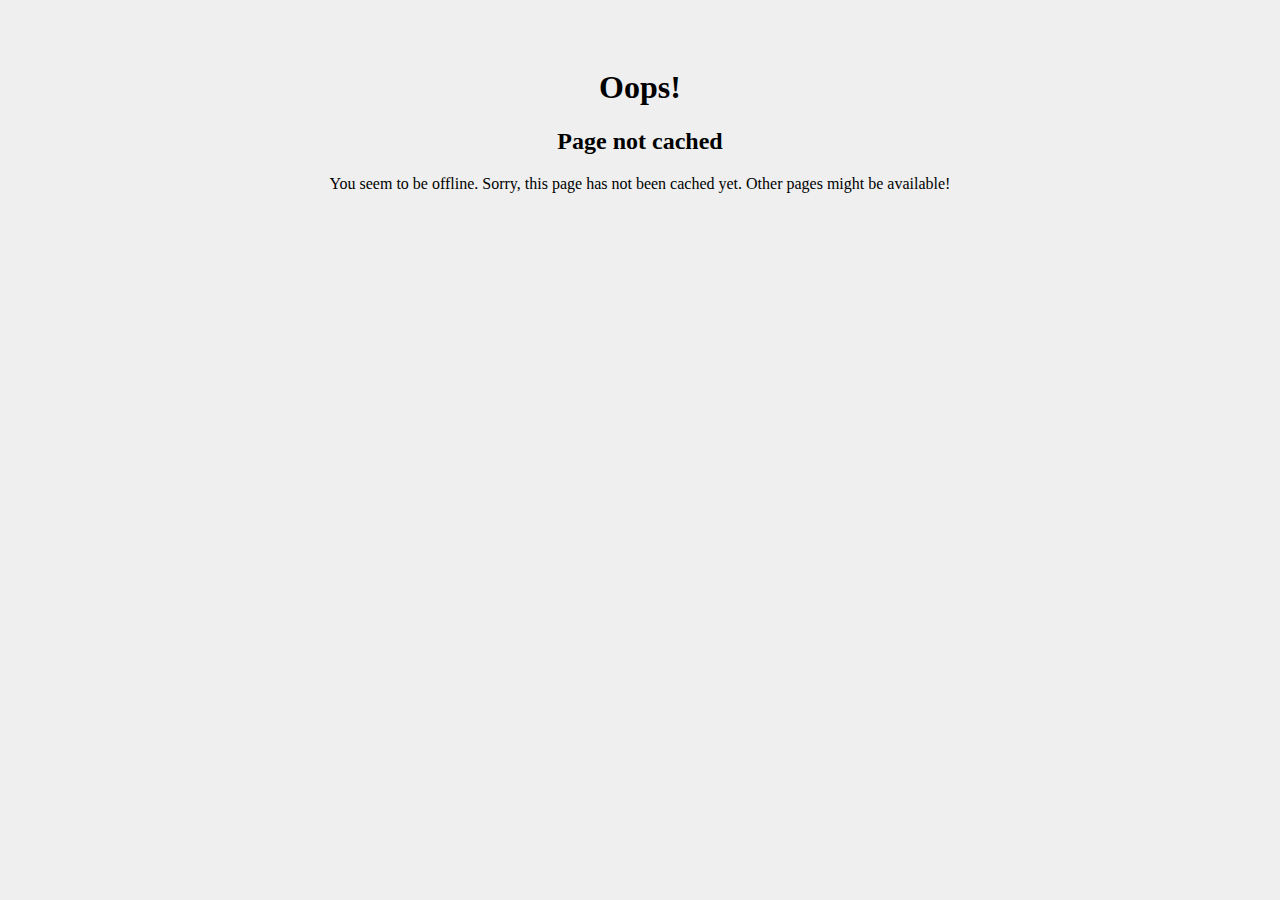
<file: offline.html>
<!DOCTYPE html><html><head><title>Page Title</title><style>.error-template {
        padding: 40px 15px;
        text-align: center;
      }
      body {
        background-color: #efefef;
      }</style></head><body><div class="container"><div class="row"><div class="col-md-12"><div class="error-template"><h1>Oops!</h1><h2>Page not cached</h2><div class="error-details">You seem to be offline. Sorry, this page has not been cached yet. Other pages might be available!</div></div></div></div></div></body></html>
</file>
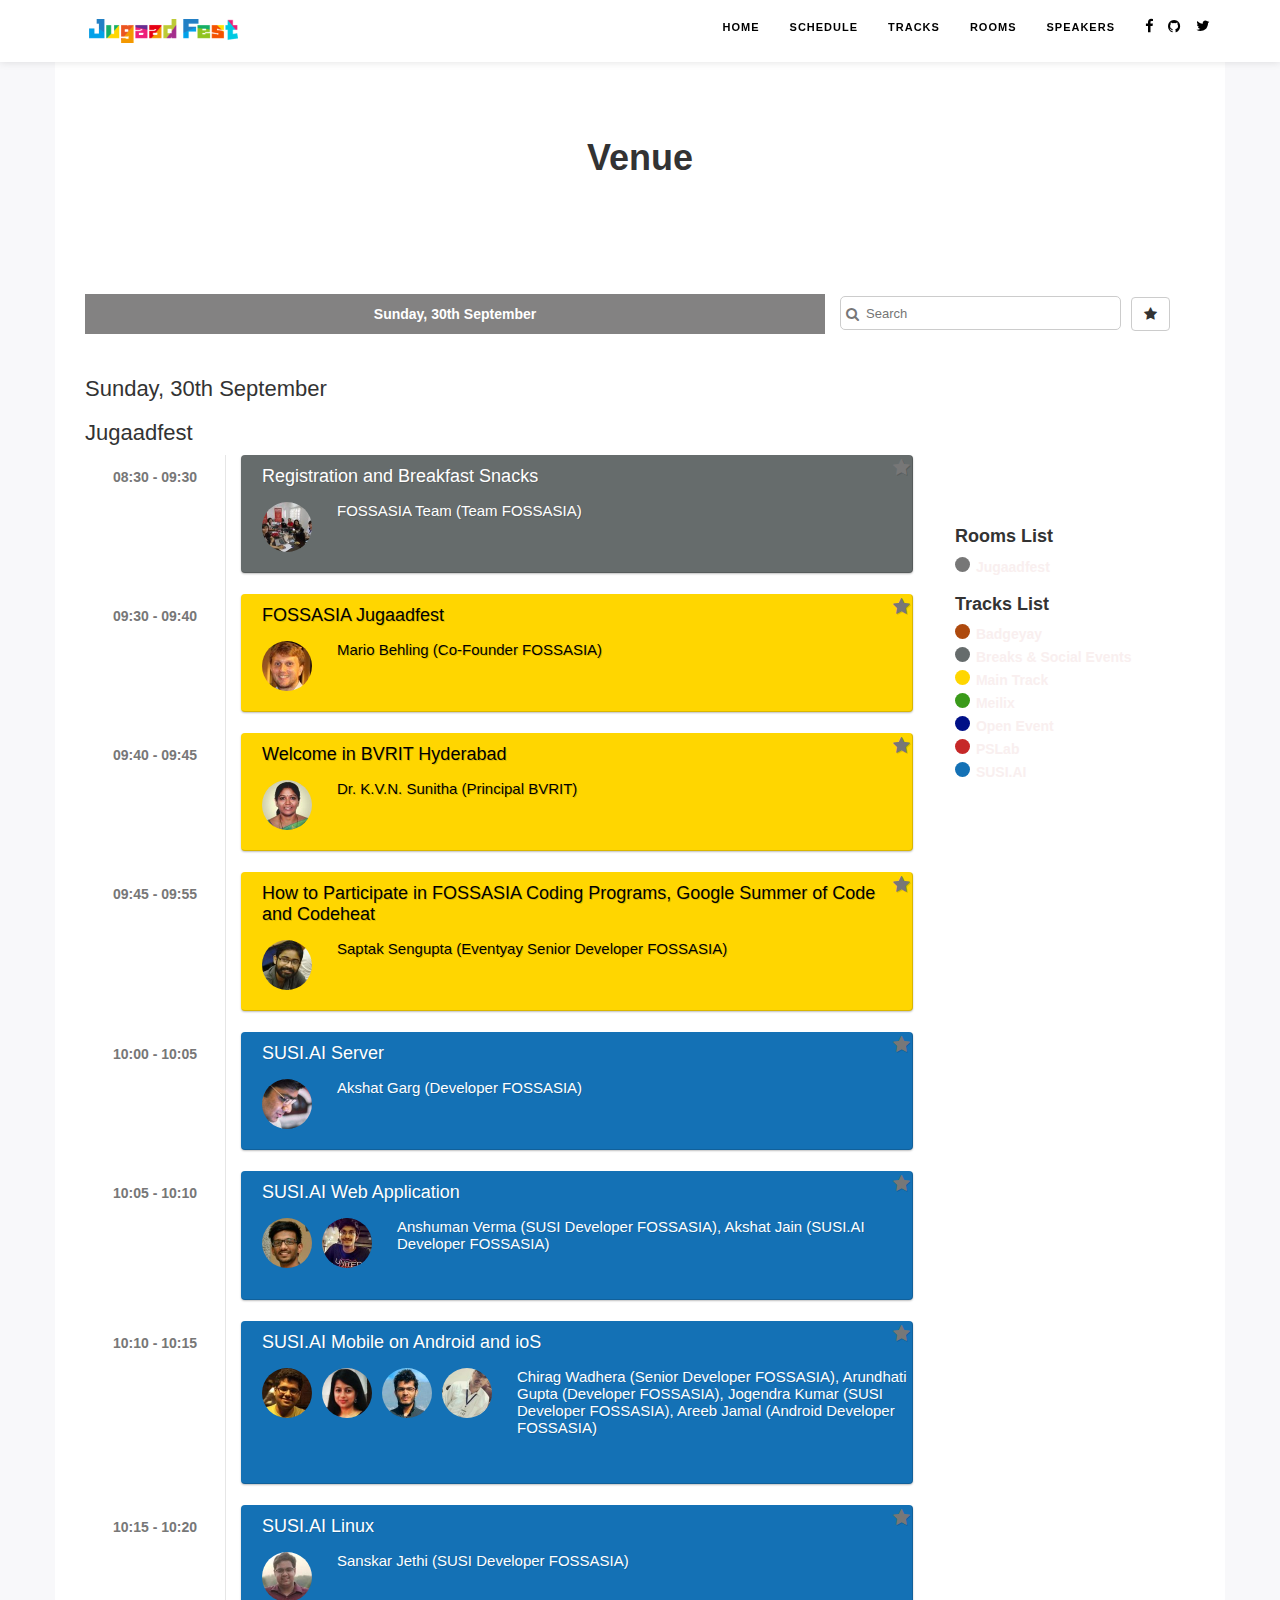
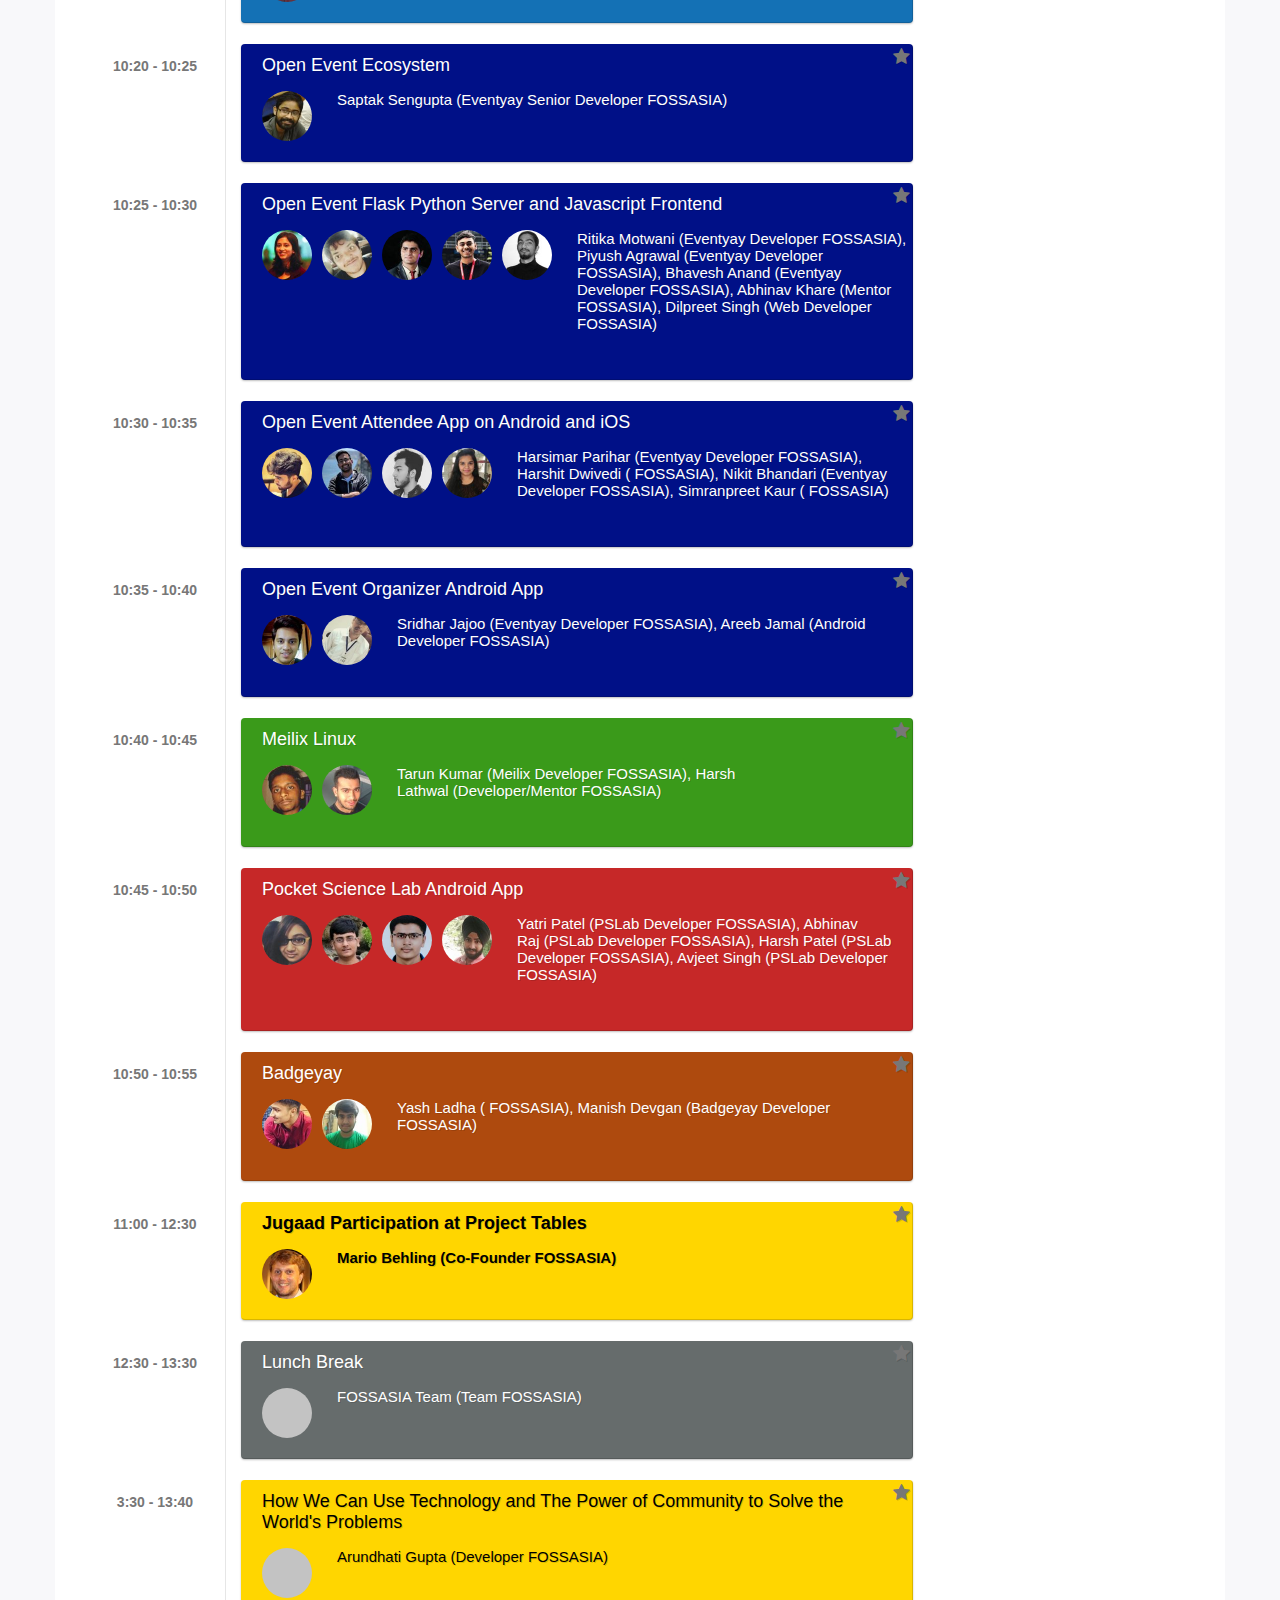
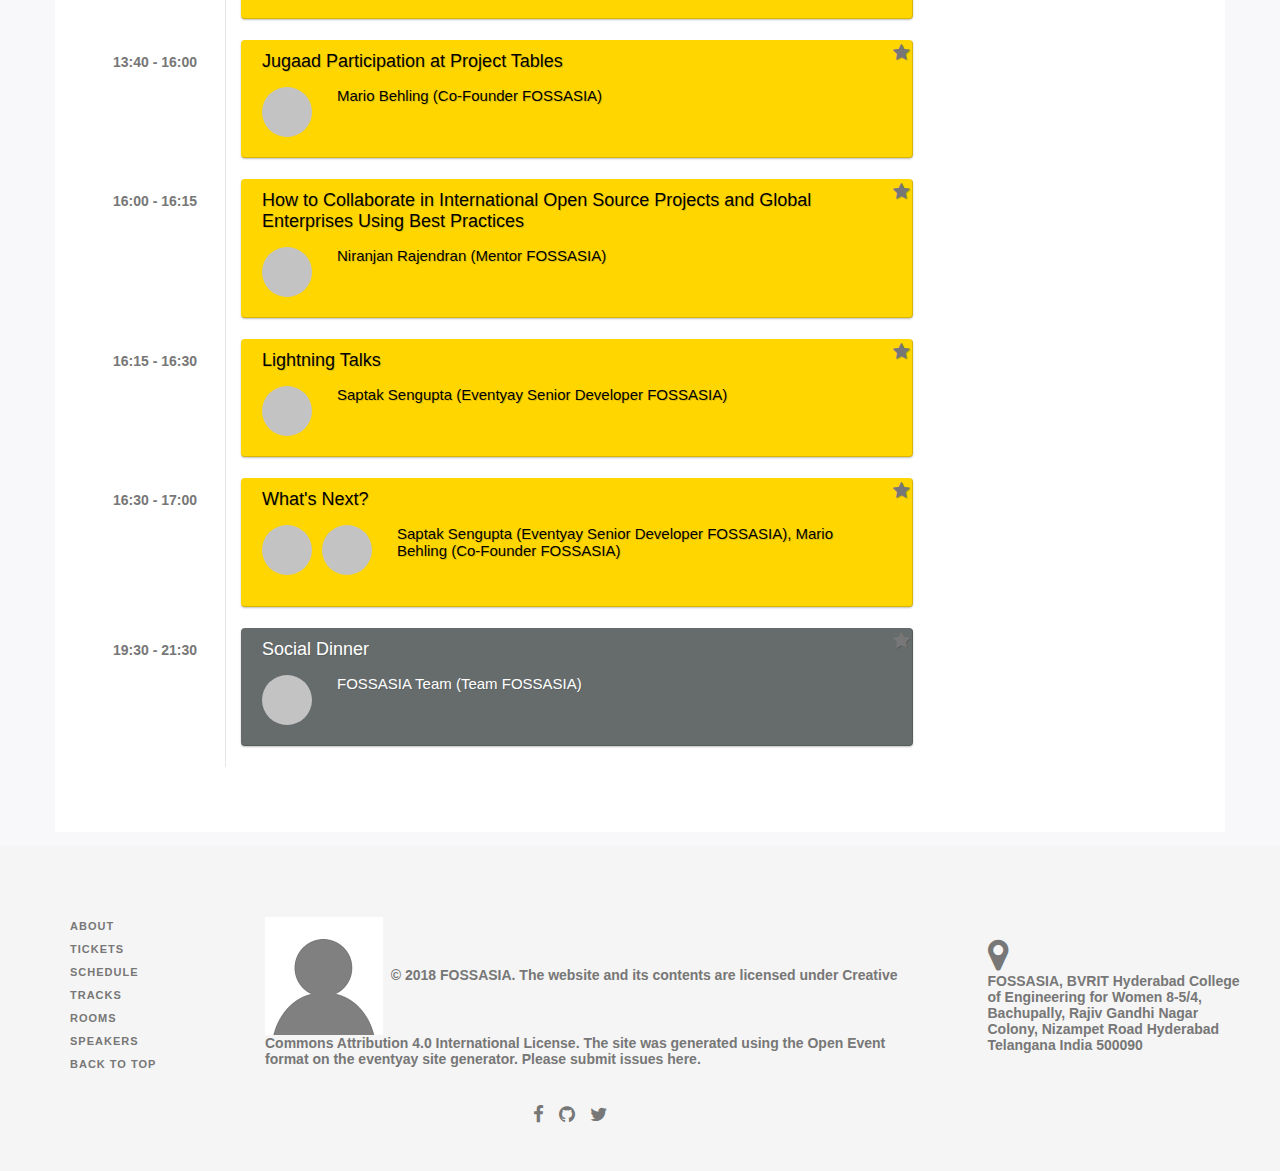
<file: rooms.html>
<!DOCTYPE html><!--
  Note to contributors: Do not submit any changes to this page, as it is generated automatically
  from https://github.com/fossasia/open-event-scraper.
--><html lang="en"><head><!-- Global site tag (gtag.js) - Google Analytics --><link rel="preload" as="script" href="./js/jquery.min.js"><link rel="preload" as="script" href="./js/bootstrap.min.js"><link rel="preload" as="script" href="./js/rooms.min.js"><link rel="preload" as="style" href="./css/schedule.css"><link rel="preload" as="style" href="./css/font-awesome.min.css"><link rel="preload" as="style" href="./css/bootstrap.min.css"><link rel="preload" as="font" href="https://fonts.googleapis.com/css?family=Open+Sans:400,600,300" crossorigin><meta charset="utf-8"><meta http-equiv="X-UA-Compatible" content="IE=edge"><meta name="viewport" content="width=device-width,initial-scale=1"><!-- The above 3 meta tags *must* come first in the head; any other head content must come *after* these tags --><meta name="description" content="Jugaadfest Schedule"><meta name="author" content="FOSSASIA"><title>Jugaadfest</title><!-- Bootstrap core CSS --><!-- Latest compiled and minified CSS --><link rel="shortcut icon" href="" type="image/x-icon"><link rel="stylesheet" href="./css/font-awesome.min.css"><link rel="stylesheet" href="./css/bootstrap.min.css"><link rel="stylesheet" href="./css/schedule.css"><link href="https://fonts.googleapis.com/css?family=Open+Sans:400,600,300" rel="stylesheet"><!-- HTML5 shim and Respond.js for IE8 support of HTML5 elements and media queries --><!--[if lt IE 9]>
    <script src="https://oss.maxcdn.com/html5shiv/3.7.2/html5shiv.min.js"></script>
    <script src="https://oss.maxcdn.com/respond/1.4.2/respond.min.js"></script>
    <![endif]--></head><body><a href="#rooms-list" class="skip">Skip to content</a> <a class="scroll" href="#" id="down-button" data-scroll-direction="0"><i class="fa fa-chevron-up" aria-hidden="true"></i> </a><a id="top"></a><!-- Fixed navbar --><header role="banner" class="navbar-fixed-top navbar-default"><div class="container"><div class="navbar-header navbar-left pull-left"><a class="navbar-brand" style="padding:18.5px" href="."><img alt="Jugaadfest" class="logo logo-dark" src="images/12c66285-6b79-425b-826a-7c3cd011a512.png"></a></div><div class="navbar-header navbar-right pull-right"><span class="pull-right dropdown"><button class="navbar-toggle" type="button" data-toggle="dropdown"><i class="fa fa-lg fa-paper-plane" aria-hidden="true"></i> <span class="caret"></span></button><ul class="dropdown-menu list-menu"><li><a href="https://facebook.com/jugaadfestcom" id="social-icons"><i class="fa fa-lg fa-facebook" aria-hidden="true" title="facebook"></i></a></li><li><a href="https://github.com/fossasia/jugaadfest.com" id="social-icons"><i class="fa fa-lg fa-github" aria-hidden="true" title="github"></i></a></li><li><a href="https://twitter.com/jugaadfest_" id="social-icons"><i class="fa fa-lg fa-twitter" aria-hidden="true" title="twitter"></i></a></li></ul></span><button class="navbar-toggle pull-right"><a id="speakerslink" href="speakers.html">Speakers</a></button> <span class="pull-right dropdown"><button class="navbar-toggle" type="button" data-toggle="dropdown">Schedule <span class="caret"></span></button><ul class="dropdown-menu list-menu"><li><a id="schedulelink" href="schedule.html"><i class="fa fa-lg fa-calendar" aria-hidden="true"></i> Schedule</a></li><li><a id="trackslink" href="tracks.html"><i class="fa fa-lg fa-map-signs" aria-hidden="true"></i> Tracks</a></li><li><a id="roomslink" href="rooms.html"><i class="fa fa-lg fa-building" aria-hidden="true"></i> Rooms</a></li></ul></span><a id="homelink" href="index.html"><button class="navbar-toggle pull-right homelink"><i class="fa fa-lg fa-home" aria-hidden="true"></i></button></a></div><div class="hidden-lg hidden-md hidden-sm clearfix"></div><div class="side-collapse in"><nav role="navigation" class="navbar-collapse"><div class="search-container"><input id="search-box" type="text" class="search-box fossasia-filter"><label for="search-box"><span class="search-icon"><i class="fa fa-search" aria-hidden="true"></i></span></label></div><ul class="nav navbar-nav navbar-right"><li class="navlink"><a id="homelink" href="index.html">Home</a></li><li class="navlink"><a id="schedulelink" href="schedule.html">Schedule</a></li><li class="navlink"><a id="trackslink" href="tracks.html">Tracks</a></li><li class="navlink"><a id="roomslink" href="rooms.html">Rooms</a></li><li class="navlink"><a id="speakerslink" href="speakers.html">Speakers</a></li><li class="pull-left social-icons"><a href="https://facebook.com/jugaadfestcom" id="social-icons"><i class="fa fa-lg fa-facebook" aria-hidden="true" title="facebook"></i></a></li><li class="pull-left social-icons"><a href="https://github.com/fossasia/jugaadfest.com" id="social-icons"><i class="fa fa-lg fa-github" aria-hidden="true" title="github"></i></a></li><li class="pull-left social-icons"><a href="https://twitter.com/jugaadfest_" id="social-icons"><i class="fa fa-lg fa-twitter" aria-hidden="true" title="twitter"></i></a></li></ul></nav><div class="mobile-track-room-list"><div class="mobile-track-room-info"><span style="background-color:#777" class="titlecolor"></span> <span class="room-name">Jugaadfest</span></div></div></div></div></header><div class="main container"><div class="row"><div class="middle col-sm-12"><h1 class="filter-heading track-heading text-center"><span><b>Venue</b></span></h1></div></div><!-- --------------------------------------------------------------
      search-filter, search-filter-speaker and fossasia-filter
      These classes are designed for search tab.

      room-filter and date-filter classes are intended for searching
      text across the page.
      --------------------------------------------------------------- --><div class="date-list container"><div id="tabs" class="col-md-8 col-xs-12 col-sm-12 tabs"><span class="tabs-nav"><a href="./rooms.html#2018-09-30" class="tabs-nav-link"><b>Sunday, 30th September</b></a></span></div><div class="col-md-4 col-xs-12 col-sm-12 navbar-flex"><span class="filter tracks-rooms-filter dropdown dropdown-list"><button class="btn btn-default dropdown-toggle" type="button" data-toggle="dropdown"><i class="fa fa-filter" aria-hidden="true"></i><span class="caret"></span></button><ul class="dropdown-menu list-menu"><li class="dropdown-submenu"><a href="#">Rooms List <span class="caret"></span></a><ul class="dropdown-menu dropdown-inner"><li><a href="#" class="room-name"><span style="background-color:#777" class="titlecolor"></span> <span>Jugaadfest</span></a></li></ul></li><li class="dropdown-submenu"><a href="#">Tracks List <span class="caret"></span></a><ul class="dropdown-menu dropdown-inner"><li><a href="#" class="track-name"><span style="background-color:#ae4a0e" class="titlecolor"></span> <span>Badgeyay</span></a></li><li><a href="#" class="track-name"><span style="background-color:#666c6c" class="titlecolor"></span> <span>Breaks &amp; Social Events</span></a></li><li><a href="#" class="track-name"><span style="background-color:#ffd600" class="titlecolor"></span> <span>Main Track</span></a></li><li><a href="#" class="track-name"><span style="background-color:#3a9a1a" class="titlecolor"></span> <span>Meilix</span></a></li><li><a href="#" class="track-name"><span style="background-color:#001087" class="titlecolor"></span> <span>Open Event</span></a></li><li><a href="#" class="track-name"><span style="background-color:#c62828" class="titlecolor"></span> <span>PSLab</span></a></li><li><a href="#" class="track-name"><span style="background-color:#1471b5" class="titlecolor"></span> <span>SUSI.AI</span></a></li></ul></li></ul></span><div class="filter search-filter search-filter-room"><label for="search-input"><i class="fa fa-search" aria-hidden="true"></i></label><input class="fossasia-filter" type="text" placeholder="Search"></div><div class="filter show-button-filter"><button class="btn btn-default" id="starred"><i class="fa fa-star" aria-hidden="true"></i></button></div></div></div><div class="container track-filter-info">Track: <span id="TrackCurFilter" style="font-weight:700"></span> <a href="#" id="TrackClearFilter">[Clear Filter]</a></div><div class="container room-filter-info">Room: <span id="RoomCurFilter" style="font-weight:700"></span> <a href="#" id="RoomClearFilter">[Clear Filter]</a></div><div id="session-list" class="container"><div class="row"><div id="content-block" class="col-md-9 col-sm-9"><div id="track-list"><a class="anchor" id="2018-09-30"></a><div class="2018-09-30 date-filter" id="rooms-list"><div class="row paddingzero"><div class="col-md-12 paddingzero"><h5 class="text">Sunday, 30th September</h5></div></div><div class="venue-filter row" id="2018-09-30-Jugaadfest"><div class="row"><div class="clear-both col-md-12"><h5 class="text">Jugaadfest</h5></div></div><div class="room-filter" id="4801"><a class="anchor" id="venue-4801"></a><div class="eventtime col-xs-2 col-sm-2 col-md-2"><span class="time-track"><b>08:30 - 09:30</b></span></div><div class="room-container"><div class="left-border col-xs-10 col-sm-10 col-md-10"><div class="sizeevent event event-title" onclick='main.loadVideoAndSlides("4801","","")' id="title-4801" style="background-color:#666c6c;color:#fff" data-toggle="collapse" data-target="#desc-4801, #desc2-4801"><div class="features"><a class="bookmark" id="c4801"><i class="fa fa-star" aria-hidden="true"></i></a></div><div class="margin-down-15">Registration and Breakfast Snacks</div><div id="desc2-4801" class="collapse in" style="background-color:#666c6c;color:#fff"><div class="row"><div class="speakers-list"><p class="session-speakers session-speakers-item"><img onerror='this.onerror=null,this.src="./images/avatar.png"' data-original="images/speakers/thumbnails/f76a1aa2-05eb-44f6-aada-73577dc404e0.jpg" class="lazy card-img-top speaker-image-small"></p></div><div class="speaker-short-info"><ul class="speaker-name-list">FOSSASIA Team&nbsp;(Team FOSSASIA)</ul><ul class="speaker-name-list"><br></ul></div></div></div></div><div id="desc-4801" class="collapse"><hr class="clear-both"><div id="speaker-4801" class="session-speakers-list" aria-expanded="false" aria-controls="desc-4801"><div class="session-speakers-less"><p class="session-speakers"><a href="speakers.html#fossasia-team3553"><img onerror='this.onerror=null,this.src="images/avatar.png"' data-original="images/speakers/thumbnails/f76a1aa2-05eb-44f6-aada-73577dc404e0.jpg" class="lazy card-img-top speaker-image-large margin-down-10"> <span class="graytext desc-speaker-name">FOSSASIA Team</span></a></p></div><p class="session-speakers-more">Team FOSSASIA</p><div class="blacktext session-speaker-social margin-down-10"><div class="session-speakers-more"><a class="blacktext social speaker-social" href="http://fossasia.org" }><i class="fa fa-home"></i> Web </a>&nbsp; <a class="blacktext social speaker-social" href="https://github.com/fossasia" }><i class="fa fa-github"></i> Github </a>&nbsp; <a class="blacktext social speaker-social" href="https://twitter.com/fossasia" }><i class="fa fa-twitter"></i> Twitter </a>&nbsp;</div></div><div class="blacktext session-speaker-social"><div class="session-speakers-more"><a class="session-lin blacktext social speaker-social clickable-link"><i class="fa fa-share"></i> Share</a><div class="social-buttons row"><div class="fb-share facebook social-button"><i class="fa fa-facebook fa s-button" aria-hidden="true"></i></div><div class="tw-share twitter social-button"><i class="fa fa-twitter fa s-button" aria-hidden="true"></i></div><div class="go-share google social-button"><i class="fa fa-google-plus fa s-button" aria-hidden="true"></i></div><div class="li-share linkedin social-button"><i class="fa fa-linkedin fa s-button" aria-hidden="true"></i></div><div class="row social-link"><input class="speakers-inputbox" type="text" onclick="this.select()" value="base#venue-4801" readonly="readonly"></div></div></div></div><hr class="clear-both"><div class="blacktext"><p><i>Jugaadfest</i></p><p>Sunday, 30th September, <span>08:30 - 09:30</span></p><p><ul class="title-inline"><li style="background-color:#666c6c;color:#fff" class="titlecolor"></li>&nbsp;<li class="blacktext track-name">Breaks &amp; Social Events</li></ul></p><br></div></div></div></div></div></div><div class="room-filter" id="4799"><a class="anchor" id="venue-4799"></a><div class="eventtime col-xs-2 col-sm-2 col-md-2"><span class="time-track"><b>09:30 - 09:40</b></span></div><div class="room-container"><div class="left-border col-xs-10 col-sm-10 col-md-10"><div class="sizeevent event event-title" onclick='main.loadVideoAndSlides("4799","","")' id="title-4799" style="background-color:#ffd600;color:#000" data-toggle="collapse" data-target="#desc-4799, #desc2-4799"><div class="features"><a class="bookmark" id="c4799"><i class="fa fa-star" aria-hidden="true"></i></a></div><div class="margin-down-15">FOSSASIA Jugaadfest</div><div id="desc2-4799" class="collapse in" style="background-color:#ffd600;color:#000"><div class="row"><div class="speakers-list"><p class="session-speakers session-speakers-item"><img onerror='this.onerror=null,this.src="./images/avatar.png"' data-original="images/speakers/thumbnails/12a2eb49-f472-47a9-84c7-7406496340e4.jpg" class="lazy card-img-top speaker-image-small"></p></div><div class="speaker-short-info"><ul class="speaker-name-list">Mario Behling&nbsp;(Co-Founder FOSSASIA)</ul><ul class="speaker-name-list"><br></ul></div></div></div></div><div id="desc-4799" class="collapse"><hr class="clear-both"><div id="speaker-4799" class="session-speakers-list" aria-expanded="false" aria-controls="desc-4799"><div class="session-speakers-less"><p class="session-speakers"><a href="speakers.html#mario-behling3526"><img onerror='this.onerror=null,this.src="images/avatar.png"' data-original="images/speakers/thumbnails/12a2eb49-f472-47a9-84c7-7406496340e4.jpg" class="lazy card-img-top speaker-image-large margin-down-10"> <span class="graytext desc-speaker-name">Mario Behling</span></a></p></div><p class="session-speakers-more">Co-Founder FOSSASIA</p><div class="blacktext session-speaker-social margin-down-10"><div class="session-speakers-more"><a class="blacktext social speaker-social" href="https://github.com/mariobehling" }><i class="fa fa-github"></i> Github </a>&nbsp; <a class="blacktext social speaker-social" href="https://twitter.com/mariobehling" }><i class="fa fa-twitter"></i> Twitter </a>&nbsp; <a class="blacktext social speaker-social" href="https://www.linkedin.com/in/mariobehling" }><i class="fa fa-linkedin"></i> LinkedIn </a>&nbsp;</div></div><div class="session-speakers-more">Mario Behling is the Co-Founder of FOSSASIA and CEO of OpnTec. He is a technologist with 15 years of experience in leading international development teams in Europe, Asia and India. He helped to get FOSSASIA started and advises Open Source Neurotech projects in Germany. Mario also designed and build a seven storey eco-hotel in Vietnam and setup mesh networks in Afghan schools.</div><div class="blacktext session-speaker-social"><div class="session-speakers-more"><a class="session-lin blacktext social speaker-social clickable-link"><i class="fa fa-share"></i> Share</a><div class="social-buttons row"><div class="fb-share facebook social-button"><i class="fa fa-facebook fa s-button" aria-hidden="true"></i></div><div class="tw-share twitter social-button"><i class="fa fa-twitter fa s-button" aria-hidden="true"></i></div><div class="go-share google social-button"><i class="fa fa-google-plus fa s-button" aria-hidden="true"></i></div><div class="li-share linkedin social-button"><i class="fa fa-linkedin fa s-button" aria-hidden="true"></i></div><div class="row social-link"><input class="speakers-inputbox" type="text" onclick="this.select()" value="base#venue-4799" readonly="readonly"></div></div></div></div><hr class="clear-both"><div class="blacktext"><p><i><b>Jugaadfest</b></i></p><p><b>Sunday, 30th September, </b><span>09:30 - 09:40
      </span></p><p><ul class="title-inline"><li style="background-color:#ffd600;color:#000" class="titlecolor"></li>&nbsp;
      <li class="blacktext track-name">Main Track</li></ul></p><br></div></div></div></div></div></div>
      <div class="room-filter" id="4822"><a class="anchor" id="venue-4822"></a><div class="eventtime col-xs-2 col-sm-2 col-md-2"><span class="time-track"><b>09:40 - 09:45</b></span></div>
      <div class="room-container"><div class="left-border col-xs-10 col-sm-10 col-md-10"><div class="sizeevent event event-title" onclick='main.loadVideoAndSlides("4822","","")' id="title-4822" style="background-color:#ffd600;color:#000" data-toggle="collapse" data-target="#desc-4822, #desc2-4822"><div class="features"><a class="bookmark" id="c4822"><i class="fa fa-star" aria-hidden="true"></i></a></div>
      <div class="margin-down-15">Welcome in BVRIT Hyderabad</div><div id="desc2-4822" class="collapse in" style="background-color:#ffd600;color:#000"><div class="row"><div class="speakers-list"><p class="session-speakers session-speakers-item"><img onerror='this.onerror=null,this.src="./images/avatar.png"' data-original="images/speakers/thumbnails/5d2aad46-caad-4efd-bb25-f5e479c12160.jpg" class="lazy card-img-top speaker-image-small"></p></div><div class="speaker-short-info"><ul class="speaker-name-list">Dr. K.V.N. Sunitha&nbsp;(Principal BVRIT)</ul><ul class="speaker-name-list"><br></ul></div></div></div></div><div id="desc-4822" class="collapse"><hr class="clear-both"><div id="speaker-4822" class="session-speakers-list" aria-expanded="false" aria-controls="desc-4822"><div class="session-speakers-less"><p class="session-speakers"><a href="speakers.html#dr-k-v-n-sunitha3549"><img onerror='this.onerror=null,this.src="images/avatar.png"' data-original="images/speakers/thumbnails/5d2aad46-caad-4efd-bb25-f5e479c12160.jpg" class="lazy card-img-top speaker-image-large margin-down-10"> <span class="graytext desc-speaker-name">Dr. K.V.N. Sunitha</span></a></p></div><p class="session-speakers-more">Principal BVRIT</p><div class="blacktext session-speaker-social margin-down-10"><div class="session-speakers-more"><a class="blacktext social speaker-social" href="http://www.bvrithyderabad.edu.in" }><i class="fa fa-home"></i> Web </a>&nbsp; <a class="blacktext social speaker-social" href="https://www.linkedin.com/in/dr-kvn-sunitha-ba3a1a29/" }><i class="fa fa-linkedin"></i> LinkedIn </a>&nbsp;</div></div>
      <div class="session-speakers-more">Dr K.V.N.Sunitha completed her B.Tech ECE from NagarjunaUniversity, M.Tech Computer Science from REC Warangal. She is awarded Ph.D from JNTU, Hyderabad in 2006. Her areas of research include Natural Language Processing, Speech Processing, Network &amp; Web Security. She has published more than 125 papers in International &amp; National Journals and conferences. She is fellow of Institute of engineers, Sr member for IEEE &amp; International association CSIT, and life member of many technical associations like CSI and ACM.</div>
      <div class="blacktext session-speaker-social"><div class="session-speakers-more"><a class="session-lin blacktext social speaker-social clickable-link"><i class="fa fa-share"></i> Share</a><div class="social-buttons row"><div class="fb-share facebook social-button"><i class="fa fa-facebook fa s-button" aria-hidden="true"></i></div><div class="tw-share twitter social-button"><i class="fa fa-twitter fa s-button" aria-hidden="true"></i></div><div class="go-share google social-button"><i class="fa fa-google-plus fa s-button" aria-hidden="true"></i></div><div class="li-share linkedin social-button"><i class="fa fa-linkedin fa s-button" aria-hidden="true"></i></div><div class="row social-link"><input class="speakers-inputbox" type="text" onclick="this.select()" value="base#venue-4822" readonly="readonly"></div></div></div></div><hr class="clear-both"><div class="blacktext"><p><i>Jugaadfest</i></p><p>Sunday, 30th September, <span>09:40 - 09:45</span></p><p><ul class="title-inline"><li style="background-color:#ffd600;color:#000" class="titlecolor"></li>&nbsp;<li class="blacktext track-name">Main Track</li></ul></p><br></div></div></div></div></div></div><div class="room-filter" id="4823"><a class="anchor" id="venue-4823"></a><div class="eventtime col-xs-2 col-sm-2 col-md-2"><span class="time-track"><b>09:45 - 09:55</b>
      </span></div><div class="room-container"><div class="left-border col-xs-10 col-sm-10 col-md-10"><div class="sizeevent event event-title" onclick='main.loadVideoAndSlides("4823","","")' id="title-4823" style="background-color:#ffd600;color:#000" data-toggle="collapse" data-target="#desc-4823, #desc2-4823"><div class="features"><a class="bookmark" id="c4823"><i class="fa fa-star" aria-hidden="true"></i></a></div><div class="margin-down-15">How to Participate in FOSSASIA Coding Programs, Google Summer of Code and Codeheat</div><div id="desc2-4823" class="collapse in" style="background-color:#ffd600;color:#000"><div class="row"><div class="speakers-list"><p class="session-speakers session-speakers-item"><img onerror='this.onerror=null,this.src="./images/avatar.png"' data-original="images/speakers/thumbnails/2f2ef7d5-28b2-4eb0-8369-4c3e1e7382ed.jpg" class="lazy card-img-top speaker-image-small"></p></div><div class="speaker-short-info"><ul class="speaker-name-list">Saptak Sengupta&nbsp;(Eventyay Senior Developer FOSSASIA)</ul><ul class="speaker-name-list"><br></ul></div></div></div></div><div id="desc-4823" class="collapse"><hr class="clear-both"><div id="speaker-4823" class="session-speakers-list" aria-expanded="false" aria-controls="desc-4823"><div class="session-speakers-less"><p class="session-speakers"><a href="speakers.html#saptak-sengupta3531"><img onerror='this.onerror=null,this.src="images/avatar.png"' data-original="images/speakers/thumbnails/2f2ef7d5-28b2-4eb0-8369-4c3e1e7382ed.jpg" class="lazy card-img-top speaker-image-large margin-down-10"> <span class="graytext desc-speaker-name">Saptak Sengupta</span></a></p></div><p class="session-speakers-more">Eventyay Senior Developer FOSSASIA</p><div class="blacktext session-speaker-social margin-down-10"><div class="session-speakers-more"><a class="blacktext social speaker-social" href="https://saptaks.github.io/" }><i class="fa fa-home"></i> Web </a>&nbsp; <a class="blacktext social speaker-social" href="https://github.com/SaptakS" }><i class="fa fa-github"></i> Github </a>&nbsp; <a class="blacktext social speaker-social" href="https://twitter.com/Saptak013" }><i class="fa fa-twitter"></i> Twitter </a>&nbsp;</div></div><div class="session-speakers-more">Saptak Sengupta is a developer and enthusiast, who weirdly loves frontend development as much as he loves backend development. He works mainly in Python, Javascript, and PHP. Besides, he has been contributing to various open source organizations like FOSSASIA, jQuery, etc and works full time in Gitcoin. He loves fiddling around with DevOps and infrastructure stuff.</div><div class="blacktext session-speaker-social"><div class="session-speakers-more"><a class="session-lin blacktext social speaker-social clickable-link"><i class="fa fa-share"></i> Share</a><div class="social-buttons row"><div class="fb-share facebook social-button"><i class="fa fa-facebook fa s-button" aria-hidden="true"></i></div><div class="tw-share twitter social-button"><i class="fa fa-twitter fa s-button" aria-hidden="true"></i></div><div class="go-share google social-button"><i class="fa fa-google-plus fa s-button" aria-hidden="true"></i></div><div class="li-share linkedin social-button"><i class="fa fa-linkedin fa s-button" aria-hidden="true"></i></div><div class="row social-link"><input class="speakers-inputbox" type="text" onclick="this.select()" value="base#venue-4823" readonly="readonly"></div></div></div></div><hr class="clear-both"><div class="blacktext"><p><i>Jugaadfest</i></p><p>Sunday, 30th September, <span>09:45 - 09:55</span></p><p><ul class="title-inline"><li style="background-color:#ffd600;color:#000" class="titlecolor"></li>&nbsp;<li class="blacktext track-name">Main Track</li></ul></p><br></div></div></div></div></div></div><div class="room-filter" id="4818"><a class="anchor" id="venue-4818"></a><div class="eventtime col-xs-2 col-sm-2 col-md-2"><span class="time-track"><b>10:00 - 10:05</b></span></div><div class="room-container"><div class="left-border col-xs-10 col-sm-10 col-md-10"><div class="sizeevent event event-title" onclick='main.loadVideoAndSlides("4818","","")' id="title-4818" style="background-color:#1471b5;color:#fff" data-toggle="collapse" data-target="#desc-4818, #desc2-4818"><div class="features"><a class="bookmark" id="c4818"><i class="fa fa-star" aria-hidden="true"></i></a></div><div class="margin-down-15">SUSI.AI Server</div><div id="desc2-4818" class="collapse in" style="background-color:#1471b5;color:#fff"><div class="row"><div class="speakers-list"><p class="session-speakers session-speakers-item"><img onerror='this.onerror=null,this.src="./images/avatar.png"' data-original="images/speakers/thumbnails/6be2bbbf-bab2-42a2-9a33-53207c06c003.jpg" class="lazy card-img-top speaker-image-small"></p></div><div class="speaker-short-info"><ul class="speaker-name-list">Akshat Garg&nbsp;(Developer FOSSASIA)</ul><ul class="speaker-name-list"><br></ul></div></div></div></div><div id="desc-4818" class="collapse"><hr class="clear-both"><div id="speaker-4818" class="session-speakers-list" aria-expanded="false" aria-controls="desc-4818"><div class="session-speakers-less"><p class="session-speakers"><a href="speakers.html#akshat-garg3545"><img onerror='this.onerror=null,this.src="images/avatar.png"' data-original="images/speakers/thumbnails/6be2bbbf-bab2-42a2-9a33-53207c06c003.jpg" class="lazy card-img-top speaker-image-large margin-down-10"> <span class="graytext desc-speaker-name">Akshat Garg</span></a></p></div><p class="session-speakers-more">Developer FOSSASIA</p><div class="blacktext session-speaker-social margin-down-10"><div class="session-speakers-more"><a class="blacktext social speaker-social" href="https://github.com/akshatnitd" }><i class="fa fa-github"></i> Github </a>&nbsp; <a class="blacktext social speaker-social" href="https://twitter.com/@tweet_akshat" }><i class="fa fa-twitter"></i> Twitter </a>&nbsp; <a class="blacktext social speaker-social" href="https://linkedin.com/in/akshatnitd" }><i class="fa fa-linkedin"></i> LinkedIn </a>&nbsp;</div></div><div class="session-speakers-more"><p><span style="">Akshat Garg is a passionate developer and enthusiast, </span>
        <span style="">who loves to build products and technology. He has a </span><span style="">demonstrated history of working in the startup industry and is very keen to learn new technologies that pushes human race forward.</span><span style=""> He has worked on developing web applications, with an expertise in front-end development with React &amp; Redux. He believes that language and frameworks should never be a barrier for building awesome products . He has been actively contributing to various open source organisations like FOSSASIA, Mozilla, etc. Apart from technology, he loves travelling and enjoys his hobby of photography.</span></p><p></p></div>
        <div class="blacktext session-speaker-social"><div class="session-speakers-more"><a class="session-lin blacktext social speaker-social clickable-link"><i class="fa fa-share"></i> Share</a><div class="social-buttons row"><div class="fb-share facebook social-button"><i class="fa fa-facebook fa s-button" aria-hidden="true"></i></div><div class="tw-share twitter social-button"><i class="fa fa-twitter fa s-button" aria-hidden="true"></i></div><div class="go-share google social-button"><i class="fa fa-google-plus fa s-button" aria-hidden="true"></i></div><div class="li-share linkedin social-button"><i class="fa fa-linkedin fa s-button" aria-hidden="true"></i></div><div class="row social-link"><input class="speakers-inputbox" type="text" onclick="this.select()" value="base#venue-4818" readonly="readonly"></div></div></div></div><hr class="clear-both"><div class="blacktext"><p><i>Jugaadfest</i></p><p>Sunday, 30th September, <span><b>10:00 - 10:05</b></span></p>
        <p><ul class="title-inline"><li style="background-color:#1471b5;color:#fff" class="titlecolor"></li>&nbsp;
        <li class="blacktext track-name">SUSI.AI</li></ul></p><br></div></div></div></div></div></div>
        <div class="room-filter" id="4816"><a class="anchor" id="venue-4816"></a>
        <div class="eventtime col-xs-2 col-sm-2 col-md-2"><span class="time-track"><b>10:05 - 10:10</b></span></div>
        <div class="room-container"><div class="left-border col-xs-10 col-sm-10 col-md-10"><div class="sizeevent event event-title" onclick='main.loadVideoAndSlides("4816","","")' id="title-4816" style="background-color:#1471b5;color:#fff" data-toggle="collapse" data-target="#desc-4816, #desc2-4816"><div class="features"><a class="bookmark" id="c4816"><i class="fa fa-star" aria-hidden="true"></i></a></div><div class="margin-down-15">SUSI.AI Web Application</div><div id="desc2-4816" class="collapse in" style="background-color:#1471b5;color:#fff"><div class="row"><div class="speakers-list"><p class="session-speakers session-speakers-item"><img onerror='this.onerror=null,this.src="./images/avatar.png"' data-original="images/speakers/thumbnails/78e138d4-b87e-4ba2-a7ff-6bb7851f3914.jpg" class="lazy card-img-top speaker-image-small"></p><p class="session-speakers session-speakers-item"><img onerror='this.onerror=null,this.src="./images/avatar.png"' data-original="images/speakers/thumbnails/a36e67d0-a87a-4de6-bad6-46d79ac3380a.jpg" class="lazy card-img-top speaker-image-small"></p></div><div class="speaker-short-info"><ul class="speaker-name-list">Anshuman Verma&nbsp;(SUSI Developer FOSSASIA), Akshat Jain&nbsp;(SUSI.AI Developer FOSSASIA)</ul><ul class="speaker-name-list"><br></ul></div></div></div></div><div id="desc-4816" class="collapse"><hr class="clear-both"><div id="speaker-4816" class="session-speakers-list" aria-expanded="false" aria-controls="desc-4816"><div class="session-speakers-less"><p class="session-speakers"><a href="speakers.html#anshuman-verma3543"><img onerror='this.onerror=null,this.src="images/avatar.png"' data-original="images/speakers/thumbnails/78e138d4-b87e-4ba2-a7ff-6bb7851f3914.jpg" class="lazy card-img-top speaker-image-large margin-down-10"> <span class="graytext desc-speaker-name">Anshuman Verma</span></a></p></div><p class="session-speakers-more">SUSI Developer FOSSASIA</p><div class="blacktext session-speaker-social margin-down-10"><div class="session-speakers-more"><a class="blacktext social speaker-social" href="https://github.com/anshumanv" }><i class="fa fa-github"></i> Github </a>&nbsp; <a class="blacktext social speaker-social" href="https://twitter.com/Anshumaniac12" }><i class="fa fa-twitter"></i> Twitter </a>&nbsp;</div></div><div class="blacktext session-speaker-social"><div class="session-speakers-more"><a class="session-lin blacktext social speaker-social clickable-link"><i class="fa fa-share"></i> Share</a><div class="social-buttons row"><div class="fb-share facebook social-button"><i class="fa fa-facebook fa s-button" aria-hidden="true"></i></div><div class="tw-share twitter social-button"><i class="fa fa-twitter fa s-button" aria-hidden="true"></i></div><div class="go-share google social-button"><i class="fa fa-google-plus fa s-button" aria-hidden="true"></i></div><div class="li-share linkedin social-button"><i class="fa fa-linkedin fa s-button" aria-hidden="true"></i></div><div class="row social-link"><input class="speakers-inputbox" type="text" onclick="this.select()" value="base#venue-4816" readonly="readonly"></div></div></div></div><hr class="clear-both"><div class="session-speakers-less"><p class="session-speakers"><a href="speakers.html#akshat-jain3554"><img onerror='this.onerror=null,this.src="images/avatar.png"' data-original="images/speakers/thumbnails/a36e67d0-a87a-4de6-bad6-46d79ac3380a.jpg" class="lazy card-img-top speaker-image-large margin-down-10"> <span class="graytext desc-speaker-name">Akshat Jain</span></a></p></div><p class="session-speakers-more">SUSI.AI Developer FOSSASIA</p><div class="blacktext session-speaker-social margin-down-10"><div class="session-speakers-more"><a class="blacktext social speaker-social" href="https://github.com/akshat-jain" }><i class="fa fa-github"></i> Github </a>&nbsp;</div></div><div class="session-speakers-more">Akshat loves programming and technology. He is a contributor to <a href="http://SUSI.AI" rel="nofollow" target="_blank">SUSI.AI</a>. Akshat studies CSE at IITP.</div><div class="blacktext session-speaker-social"><div class="session-speakers-more"><a class="session-lin blacktext social speaker-social clickable-link"><i class="fa fa-share"></i> Share</a><div class="social-buttons row"><div class="fb-share facebook social-button"><i class="fa fa-facebook fa s-button" aria-hidden="true"></i></div><div class="tw-share twitter social-button"><i class="fa fa-twitter fa s-button" aria-hidden="true"></i></div><div class="go-share google social-button"><i class="fa fa-google-plus fa s-button" aria-hidden="true"></i></div><div class="li-share linkedin social-button"><i class="fa fa-linkedin fa s-button" aria-hidden="true"></i></div><div class="row social-link"><input class="speakers-inputbox" type="text" onclick="this.select()" value="base#venue-4816" readonly="readonly"></div></div></div></div><hr class="clear-both"><div class="blacktext"><p><i>Jugaadfest</i></p><p>Sunday, 30th September, <span>10:05 - 10:10</span></p><p><ul class="title-inline"><li style="background-color:#1471b5;color:#fff" class="titlecolor"></li>&nbsp;<li class="blacktext track-name">SUSI.AI</li></ul></p><br></div></div></div></div></div></div><div class="room-filter" id="4817"><a class="anchor" id="venue-4817"></a><div class="eventtime col-xs-2 col-sm-2 col-md-2"><span class="time-track"><b>10:10 - 10:15</b></span></div><div class="room-container"><div class="left-border col-xs-10 col-sm-10 col-md-10"><div class="sizeevent event event-title" onclick='main.loadVideoAndSlides("4817","","")' id="title-4817" style="background-color:#1471b5;color:#fff" data-toggle="collapse" data-target="#desc-4817, #desc2-4817"><div class="features"><a class="bookmark" id="c4817"><i class="fa fa-star" aria-hidden="true"></i></a></div><div class="margin-down-15">SUSI.AI Mobile on Android and ioS</div><div id="desc2-4817" class="collapse in" style="background-color:#1471b5;color:#fff"><div class="row"><div class="speakers-list"><p class="session-speakers session-speakers-item"><img onerror='this.onerror=null,this.src="./images/avatar.png"' data-original="images/speakers/thumbnails/1dfd6e98-73b7-45ad-9507-6b6b9df55371.jpg" class="lazy card-img-top speaker-image-small"></p><p class="session-speakers session-speakers-item"><img onerror='this.onerror=null,this.src="./images/avatar.png"' data-original="images/speakers/thumbnails/e6f14d48-5ae3-4058-8bc1-a961bfcaf539.jpg" class="lazy card-img-top speaker-image-small"></p><p class="session-speakers session-speakers-item"><img onerror='this.onerror=null,this.src="./images/avatar.png"' data-original="images/speakers/thumbnails/84887cdc-f070-478b-bea6-d014f384b5a2.jpg" class="lazy card-img-top speaker-image-small"></p><p class="session-speakers session-speakers-item"><img onerror='this.onerror=null,this.src="./images/avatar.png"' data-original="images/speakers/thumbnails/cea863a5-7c18-4469-90b7-136f15b2858b.jpg" class="lazy card-img-top speaker-image-small"></p></div><div class="speaker-short-info"><ul class="speaker-name-list">Chirag Wadhera&nbsp;(Senior Developer FOSSASIA), Arundhati Gupta&nbsp;(Developer FOSSASIA), Jogendra Kumar&nbsp;(SUSI Developer FOSSASIA), Areeb Jamal&nbsp;(Android Developer FOSSASIA)</ul><ul class="speaker-name-list"><br></ul></div></div></div></div><div id="desc-4817" class="collapse"><hr class="clear-both"><div id="speaker-4817" class="session-speakers-list" aria-expanded="false" aria-controls="desc-4817"><div class="session-speakers-less"><p class="session-speakers"><a href="speakers.html#chirag-wadhera3536"><img onerror='this.onerror=null,this.src="images/avatar.png"' data-original="images/speakers/thumbnails/1dfd6e98-73b7-45ad-9507-6b6b9df55371.jpg" class="lazy card-img-top speaker-image-large margin-down-10"> <span class="graytext desc-speaker-name">Chirag Wadhera</span></a></p></div><p class="session-speakers-more">Senior Developer FOSSASIA</p><div class="blacktext session-speaker-social margin-down-10"><div class="session-speakers-more"><a class="blacktext social speaker-social" href="https://github.com/chiragw15" }><i class="fa fa-github"></i> Github </a>&nbsp; <a class="blacktext social speaker-social" href="https://twitter.com/chiragw15" }><i class="fa fa-twitter"></i> Twitter </a>&nbsp; <a class="blacktext social speaker-social" href="https://www.linkedin.com/in/chirag-wadhera-155b22106/" }><i class="fa fa-linkedin"></i> LinkedIn </a>&nbsp;</div></div><div class="session-speakers-more">Chirag is a long-term contributor to the <a href="http://SUSI.AI" rel="nofollow" target="_blank">SUSI.AI</a> Android project and supports participants at coding contests of FOSSASIA as a mentor.</div><div class="blacktext session-speaker-social"><div class="session-speakers-more"><a class="session-lin blacktext social speaker-social clickable-link"><i class="fa fa-share"></i> Share</a><div class="social-buttons row"><div class="fb-share facebook social-button"><i class="fa fa-facebook fa s-button" aria-hidden="true"></i></div><div class="tw-share twitter social-button"><i class="fa fa-twitter fa s-button" aria-hidden="true"></i></div><div class="go-share google social-button"><i class="fa fa-google-plus fa s-button" aria-hidden="true"></i></div><div class="li-share linkedin social-button"><i class="fa fa-linkedin fa s-button" aria-hidden="true"></i></div><div class="row social-link"><input class="speakers-inputbox" type="text" onclick="this.select()" value="base#venue-4817" readonly="readonly"></div></div></div></div><hr class="clear-both"><div class="session-speakers-less"><p class="session-speakers"><a href="speakers.html#arundhati-gupta3544"><img onerror='this.onerror=null,this.src="images/avatar.png"' data-original="images/speakers/thumbnails/e6f14d48-5ae3-4058-8bc1-a961bfcaf539.jpg" class="lazy card-img-top speaker-image-large margin-down-10"> <span class="graytext desc-speaker-name">Arundhati Gupta</span></a></p></div><p class="session-speakers-more">Developer FOSSASIA</p><div class="blacktext session-speaker-social margin-down-10"><div class="session-speakers-more"><a class="blacktext social speaker-social" href="http://arundhatigupta.in" }><i class="fa fa-home"></i> Web </a>&nbsp; <a class="blacktext social speaker-social" href="https://github.com/arundhati24/" }><i class="fa fa-github"></i> Github </a>&nbsp; <a class="blacktext social speaker-social" href="https://twitter.com/gupta_arundhati" }><i class="fa fa-twitter"></i> Twitter </a>&nbsp; <a class="blacktext social speaker-social" href="https://www.linkedin.com/in/gupta-arundhati/" }><i class="fa fa-linkedin"></i> LinkedIn </a>&nbsp;</div></div><div class="session-speakers-more"><span style="">Arundhati Gupta is a passionate developer who works mainly in Android app development. She is an open source enthusiast and has been actively contributing to FOSSASIA. She shows great interest in getting involved with the open source communities and has always proactively taken steps to motivate women in tech. Apart from technical stuff, she writes, sings, plays synthesizer and debates.</span></div><div class="blacktext session-speaker-social"><div class="session-speakers-more"><a class="session-lin blacktext social speaker-social clickable-link"><i class="fa fa-share"></i> Share</a><div class="social-buttons row"><div class="fb-share facebook social-button"><i class="fa fa-facebook fa s-button" aria-hidden="true"></i></div><div class="tw-share twitter social-button"><i class="fa fa-twitter fa s-button" aria-hidden="true"></i></div><div class="go-share google social-button"><i class="fa fa-google-plus fa s-button" aria-hidden="true"></i></div><div class="li-share linkedin social-button"><i class="fa fa-linkedin fa s-button" aria-hidden="true"></i></div><div class="row social-link"><input class="speakers-inputbox" type="text" onclick="this.select()" value="base#venue-4817" readonly="readonly"></div></div></div></div><hr class="clear-both"><div class="session-speakers-less"><p class="session-speakers"><a href="speakers.html#jogendra-kumar3540"><img onerror='this.onerror=null,this.src="images/avatar.png"' data-original="images/speakers/thumbnails/84887cdc-f070-478b-bea6-d014f384b5a2.jpg" class="lazy card-img-top speaker-image-large margin-down-10"> <span class="graytext desc-speaker-name">Jogendra Kumar</span></a></p></div><p class="session-speakers-more">SUSI Developer FOSSASIA</p><div class="blacktext session-speaker-social margin-down-10"><div class="session-speakers-more"><a class="blacktext social speaker-social" href="https://github.com/imjog" }><i class="fa fa-github"></i> Github </a>&nbsp; <a class="blacktext social speaker-social" href="https://twitter.com/imjog24" }><i class="fa fa-twitter"></i> Twitter </a>&nbsp;</div></div><div class="blacktext session-speaker-social"><div class="session-speakers-more"><a class="session-lin blacktext social speaker-social clickable-link"><i class="fa fa-share"></i> Share</a><div class="social-buttons row"><div class="fb-share facebook social-button"><i class="fa fa-facebook fa s-button" aria-hidden="true"></i></div><div class="tw-share twitter social-button"><i class="fa fa-twitter fa s-button" aria-hidden="true"></i></div><div class="go-share google social-button"><i class="fa fa-google-plus fa s-button" aria-hidden="true"></i></div><div class="li-share linkedin social-button"><i class="fa fa-linkedin fa s-button" aria-hidden="true"></i></div><div class="row social-link"><input class="speakers-inputbox" type="text" onclick="this.select()" value="base#venue-4817" readonly="readonly"></div></div></div></div><hr class="clear-both"><div class="session-speakers-less"><p class="session-speakers"><a href="speakers.html#areeb-jamal3559"><img onerror='this.onerror=null,this.src="images/avatar.png"' data-original="images/speakers/thumbnails/cea863a5-7c18-4469-90b7-136f15b2858b.jpg" class="lazy card-img-top speaker-image-large margin-down-10"> <span class="graytext desc-speaker-name">Areeb Jamal</span></a></p></div><p class="session-speakers-more">Android Developer FOSSASIA</p><div class="blacktext session-speaker-social margin-down-10"><div class="session-speakers-more"><a class="blacktext social speaker-social" href="https://github.com/iamareebjamal" }><i class="fa fa-github"></i> Github </a>&nbsp;</div></div><div class="session-speakers-more">Areeb is the Android lead for the Open Event Android apps. He also supports the development of <a href="http://SUSI.AI" rel="nofollow" target="_blank">SUSI.AI</a> and <a href="http://Phimp.me" rel="nofollow" target="_blank">Phimp.me</a>.</div><div class="blacktext session-speaker-social"><div class="session-speakers-more"><a class="session-lin blacktext social speaker-social clickable-link"><i class="fa fa-share"></i> Share</a><div class="social-buttons row"><div class="fb-share facebook social-button"><i class="fa fa-facebook fa s-button" aria-hidden="true"></i></div><div class="tw-share twitter social-button"><i class="fa fa-twitter fa s-button" aria-hidden="true"></i></div><div class="go-share google social-button"><i class="fa fa-google-plus fa s-button" aria-hidden="true"></i></div><div class="li-share linkedin social-button"><i class="fa fa-linkedin fa s-button" aria-hidden="true"></i></div><div class="row social-link"><input class="speakers-inputbox" type="text" onclick="this.select()" value="base#venue-4817" readonly="readonly"></div></div></div></div><hr class="clear-both"><div class="blacktext"><p><i>Jugaadfest</i></p><p>Sunday, 30th September, <span>10:10 - 10:15</span></p><p><ul class="title-inline"><li style="background-color:#1471b5;color:#fff" class="titlecolor"></li>&nbsp;<li class="blacktext track-name">SUSI.AI</li></ul></p><br></div></div></div></div></div></div><div class="room-filter" id="4812"><a class="anchor" id="venue-4812"></a><div class="eventtime col-xs-2 col-sm-2 col-md-2"><span class="time-track"><b>10:15 - 10:20</b></span></div><div class="room-container"><div class="left-border col-xs-10 col-sm-10 col-md-10"><div class="sizeevent event event-title" onclick='main.loadVideoAndSlides("4812","","")' id="title-4812" style="background-color:#1471b5;color:#fff" data-toggle="collapse" data-target="#desc-4812, #desc2-4812"><div class="features"><a class="bookmark" id="c4812"><i class="fa fa-star" aria-hidden="true"></i></a></div><div class="margin-down-15">SUSI.AI Linux</div><div id="desc2-4812" class="collapse in" style="background-color:#1471b5;color:#fff"><div class="row"><div class="speakers-list"><p class="session-speakers session-speakers-item"><img onerror='this.onerror=null,this.src="./images/avatar.png"' data-original="images/speakers/thumbnails/6d9251df-22d5-443a-b3e4-3557984455bd.jpg" class="lazy card-img-top speaker-image-small"></p></div><div class="speaker-short-info"><ul class="speaker-name-list">Sanskar Jethi&nbsp;(SUSI Developer FOSSASIA)</ul><ul class="speaker-name-list"><br></ul></div></div></div></div><div id="desc-4812" class="collapse"><hr class="clear-both"><div id="speaker-4812" class="session-speakers-list" aria-expanded="false" aria-controls="desc-4812"><div class="session-speakers-less"><p class="session-speakers"><a href="speakers.html#sanskar-jethi3539"><img onerror='this.onerror=null,this.src="images/avatar.png"' data-original="images/speakers/thumbnails/6d9251df-22d5-443a-b3e4-3557984455bd.jpg" class="lazy card-img-top speaker-image-large margin-down-10"> <span class="graytext desc-speaker-name">Sanskar Jethi</span></a></p></div><p class="session-speakers-more">SUSI Developer FOSSASIA</p><div class="blacktext session-speaker-social margin-down-10"><div class="session-speakers-more"><a class="blacktext social speaker-social" href="https://github.com/stealthanthrax" }><i class="fa fa-github"></i> Github </a>&nbsp; <a class="blacktext social speaker-social" href="https://twitter.com/sansyrox" }><i class="fa fa-twitter"></i> Twitter </a>&nbsp;</div></div><div class="blacktext session-speaker-social"><div class="session-speakers-more"><a class="session-lin blacktext social speaker-social clickable-link"><i class="fa fa-share"></i> Share</a><div class="social-buttons row"><div class="fb-share facebook social-button"><i class="fa fa-facebook fa s-button" aria-hidden="true"></i></div><div class="tw-share twitter social-button"><i class="fa fa-twitter fa s-button" aria-hidden="true"></i></div><div class="go-share google social-button"><i class="fa fa-google-plus fa s-button" aria-hidden="true"></i></div><div class="li-share linkedin social-button"><i class="fa fa-linkedin fa s-button" aria-hidden="true"></i></div><div class="row social-link"><input class="speakers-inputbox" type="text" onclick="this.select()" value="base#venue-4812" readonly="readonly"></div></div></div></div><hr class="clear-both"><div class="blacktext"><p><i>Jugaadfest</i></p><p>Sunday, 30th September, <span>10:15 - 10:20</span></p><p><ul class="title-inline"><li style="background-color:#1471b5;color:#fff" class="titlecolor"></li>&nbsp;<li class="blacktext track-name">SUSI.AI</li></ul></p><br></div></div></div></div></div></div><div class="room-filter" id="4804"><a class="anchor" id="venue-4804"></a><div class="eventtime col-xs-2 col-sm-2 col-md-2"><span class="time-track"><b>10:20 - 10:25</b></span></div><div class="room-container"><div class="left-border col-xs-10 col-sm-10 col-md-10"><div class="sizeevent event event-title" onclick='main.loadVideoAndSlides("4804","","")' id="title-4804" style="background-color:#001087;color:#fff" data-toggle="collapse" data-target="#desc-4804, #desc2-4804"><div class="features"><a class="bookmark" id="c4804"><i class="fa fa-star" aria-hidden="true"></i></a></div><div class="margin-down-15">Open Event Ecosystem</div><div id="desc2-4804" class="collapse in" style="background-color:#001087;color:#fff"><div class="row"><div class="speakers-list"><p class="session-speakers session-speakers-item"><img onerror='this.onerror=null,this.src="./images/avatar.png"' data-original="images/speakers/thumbnails/2f2ef7d5-28b2-4eb0-8369-4c3e1e7382ed.jpg" class="lazy card-img-top speaker-image-small"></p></div><div class="speaker-short-info"><ul class="speaker-name-list">Saptak Sengupta&nbsp;(Eventyay Senior Developer FOSSASIA)</ul><ul class="speaker-name-list"><br></ul></div></div></div></div><div id="desc-4804" class="collapse"><hr class="clear-both"><div id="speaker-4804" class="session-speakers-list" aria-expanded="false" aria-controls="desc-4804"><div class="session-speakers-less"><p class="session-speakers"><a href="speakers.html#saptak-sengupta3531"><img onerror='this.onerror=null,this.src="images/avatar.png"' data-original="images/speakers/thumbnails/2f2ef7d5-28b2-4eb0-8369-4c3e1e7382ed.jpg" class="lazy card-img-top speaker-image-large margin-down-10"> <span class="graytext desc-speaker-name">Saptak Sengupta</span></a></p></div><p class="session-speakers-more">Eventyay Senior Developer FOSSASIA</p><div class="blacktext session-speaker-social margin-down-10"><div class="session-speakers-more"><a class="blacktext social speaker-social" href="https://saptaks.github.io/" }><i class="fa fa-home"></i> Web </a>&nbsp; <a class="blacktext social speaker-social" href="https://github.com/SaptakS" }><i class="fa fa-github"></i> Github </a>&nbsp; <a class="blacktext social speaker-social" href="https://twitter.com/Saptak013" }><i class="fa fa-twitter"></i> Twitter </a>&nbsp;</div></div><div class="session-speakers-more">Saptak Sengupta is a developer and enthusiast, who weirdly loves frontend development as much as he loves backend development. He works mainly in Python, Javascript, and PHP. Besides, he has been contributing to various open source organizations like FOSSASIA, jQuery, etc and works full time in Gitcoin. He loves fiddling around with DevOps and infrastructure stuff.</div><div class="blacktext session-speaker-social"><div class="session-speakers-more"><a class="session-lin blacktext social speaker-social clickable-link"><i class="fa fa-share"></i> Share</a><div class="social-buttons row"><div class="fb-share facebook social-button"><i class="fa fa-facebook fa s-button" aria-hidden="true"></i></div><div class="tw-share twitter social-button"><i class="fa fa-twitter fa s-button" aria-hidden="true"></i></div><div class="go-share google social-button"><i class="fa fa-google-plus fa s-button" aria-hidden="true"></i></div><div class="li-share linkedin social-button"><i class="fa fa-linkedin fa s-button" aria-hidden="true"></i></div><div class="row social-link"><input class="speakers-inputbox" type="text" onclick="this.select()" value="base#venue-4804" readonly="readonly"></div></div></div></div><hr class="clear-both"><div class="blacktext"><p><i>Jugaadfest</i></p><p>Sunday, 30th September, <span>10:20 - 10:25</span></p><p><ul class="title-inline"><li style="background-color:#001087;color:#fff" class="titlecolor"></li>&nbsp;<li class="blacktext track-name">Open Event</li></ul></p><br></div></div></div></div></div></div><div class="room-filter" id="4802"><a class="anchor" id="venue-4802"></a><div class="eventtime col-xs-2 col-sm-2 col-md-2"><span class="time-track"><b>10:25 - 10:30</b></span></div><div class="room-container"><div class="left-border col-xs-10 col-sm-10 col-md-10"><div class="sizeevent event event-title" onclick='main.loadVideoAndSlides("4802","","")' id="title-4802" style="background-color:#001087;color:#fff" data-toggle="collapse" data-target="#desc-4802, #desc2-4802"><div class="features"><a class="bookmark" id="c4802"><i class="fa fa-star" aria-hidden="true"></i></a></div><div class="margin-down-15">Open Event Flask Python Server and Javascript Frontend</div><div id="desc2-4802" class="collapse in" style="background-color:#001087;color:#fff"><div class="row"><div class="speakers-list"><p class="session-speakers session-speakers-item"><img onerror='this.onerror=null,this.src="./images/avatar.png"' data-original="images/speakers/thumbnails/cc0e7bc7-0227-4eb7-8f21-de1983074202.jpg" class="lazy card-img-top speaker-image-small"></p><p class="session-speakers session-speakers-item"><img onerror='this.onerror=null,this.src="./images/avatar.png"' data-original="images/speakers/thumbnails/4a79284b-a7a0-4201-b82a-8c89e33f1c13.jpg" class="lazy card-img-top speaker-image-small"></p><p class="session-speakers session-speakers-item"><img onerror='this.onerror=null,this.src="./images/avatar.png"' data-original="images/speakers/thumbnails/b1871780-ab82-4300-8db7-ba48acabc42a.jpg" class="lazy card-img-top speaker-image-small"></p><p class="session-speakers session-speakers-item"><img onerror='this.onerror=null,this.src="./images/avatar.png"' data-original="images/speakers/thumbnails/142980fe-2616-4bd1-a219-63a2319aa1a4.jpg" class="lazy card-img-top speaker-image-small"></p><p class="session-speakers session-speakers-item"><img onerror='this.onerror=null,this.src="./images/avatar.png"' data-original="images/speakers/thumbnails/a40cafe5-d92b-45d3-a6a8-d4378e367fcb.jpg" class="lazy card-img-top speaker-image-small"></p></div><div class="speaker-short-info"><ul class="speaker-name-list">Ritika Motwani&nbsp;(Eventyay Developer FOSSASIA), Piyush Agrawal&nbsp;(Eventyay Developer FOSSASIA), Bhavesh Anand&nbsp;(Eventyay Developer FOSSASIA), Abhinav Khare&nbsp;(Mentor FOSSASIA), Dilpreet Singh&nbsp;(Web Developer FOSSASIA)</ul><ul class="speaker-name-list"><br></ul></div></div></div></div><div id="desc-4802" class="collapse"><p>This session is all about Open Event - its goals, feature set, new ideas.</p><hr class="clear-both"><div id="speaker-4802" class="session-speakers-list" aria-expanded="false" aria-controls="desc-4802"><div class="session-speakers-less"><p class="session-speakers"><a href="speakers.html#ritika-motwani3528"><img onerror='this.onerror=null,this.src="images/avatar.png"' data-original="images/speakers/thumbnails/cc0e7bc7-0227-4eb7-8f21-de1983074202.jpg" class="lazy card-img-top speaker-image-large margin-down-10"> <span class="graytext desc-speaker-name">Ritika Motwani</span></a></p></div><p class="session-speakers-more">Eventyay Developer FOSSASIA</p><div class="blacktext session-speaker-social margin-down-10"><div class="session-speakers-more"><a class="blacktext social speaker-social" href="https://github.com/ritikamotwani/" }><i class="fa fa-github"></i> Github </a>&nbsp; <a class="blacktext social speaker-social" href="https://twitter.com/Ritika_Motwani" }><i class="fa fa-twitter"></i> Twitter </a>&nbsp;</div></div><div class="session-speakers-more">Ritika is a finalist in the Codeheat coding contest and a long term contributor to the Open Event backend project using Python and Flask. She is also a successful Google Summer of Code student.</div><div class="blacktext session-speaker-social"><div class="session-speakers-more"><a class="session-lin blacktext social speaker-social clickable-link"><i class="fa fa-share"></i> Share</a><div class="social-buttons row"><div class="fb-share facebook social-button"><i class="fa fa-facebook fa s-button" aria-hidden="true"></i></div><div class="tw-share twitter social-button"><i class="fa fa-twitter fa s-button" aria-hidden="true"></i></div><div class="go-share google social-button"><i class="fa fa-google-plus fa s-button" aria-hidden="true"></i></div><div class="li-share linkedin social-button"><i class="fa fa-linkedin fa s-button" aria-hidden="true"></i></div><div class="row social-link"><input class="speakers-inputbox" type="text" onclick="this.select()" value="base#venue-4802" readonly="readonly"></div></div></div></div><hr class="clear-both"><div class="session-speakers-less"><p class="session-speakers"><a href="speakers.html#piyush-agrawal3538"><img onerror='this.onerror=null,this.src="images/avatar.png"' data-original="images/speakers/thumbnails/4a79284b-a7a0-4201-b82a-8c89e33f1c13.jpg" class="lazy card-img-top speaker-image-large margin-down-10"> <span class="graytext desc-speaker-name">Piyush Agrawal</span></a></p></div><p class="session-speakers-more">Eventyay Developer FOSSASIA</p><div class="blacktext session-speaker-social margin-down-10"><div class="session-speakers-more"><a class="blacktext social speaker-social" href="https://github.com/poush" }><i class="fa fa-github"></i> Github </a>&nbsp;</div></div><div class="blacktext session-speaker-social"><div class="session-speakers-more"><a class="session-lin blacktext social speaker-social clickable-link"><i class="fa fa-share"></i> Share</a><div class="social-buttons row"><div class="fb-share facebook social-button"><i class="fa fa-facebook fa s-button" aria-hidden="true"></i></div><div class="tw-share twitter social-button"><i class="fa fa-twitter fa s-button" aria-hidden="true"></i></div><div class="go-share google social-button"><i class="fa fa-google-plus fa s-button" aria-hidden="true"></i></div><div class="li-share linkedin social-button"><i class="fa fa-linkedin fa s-button" aria-hidden="true"></i></div><div class="row social-link"><input class="speakers-inputbox" type="text" onclick="this.select()" value="base#venue-4802" readonly="readonly"></div></div></div></div><hr class="clear-both"><div class="session-speakers-less"><p class="session-speakers"><a href="speakers.html#bhavesh-anand3529"><img onerror='this.onerror=null,this.src="images/avatar.png"' data-original="images/speakers/thumbnails/b1871780-ab82-4300-8db7-ba48acabc42a.jpg" class="lazy card-img-top speaker-image-large margin-down-10"> <span class="graytext desc-speaker-name">Bhavesh Anand</span></a></p></div><p class="session-speakers-more">Eventyay Developer FOSSASIA</p><div class="blacktext session-speaker-social margin-down-10"><div class="session-speakers-more"><a class="blacktext social speaker-social" href="https://bhaveshan.github.io" }><i class="fa fa-home"></i> Web </a>&nbsp; <a class="blacktext social speaker-social" href="https://github.com/bhaveshAn" }><i class="fa fa-github"></i> Github </a>&nbsp; <a class="blacktext social speaker-social" href="https://twitter.com/bhaveshAn_" }><i class="fa fa-twitter"></i> Twitter </a>&nbsp; <a class="blacktext social speaker-social" href="https://www.linkedin.com/in/bhaveshan/" }><i class="fa fa-linkedin"></i> LinkedIn </a>&nbsp;</div></div><div class="session-speakers-more"><p>Bhavesh is one of the Code Heat 2018 Mentors at Fossasia and a freelancer who loves to contribute to open source. He was a Google Summer of Code 2018 student at Fossasia. He was also a Code Heat 2017 Finalist.</p></div><div class="blacktext session-speaker-social"><div class="session-speakers-more"><a class="session-lin blacktext social speaker-social clickable-link"><i class="fa fa-share"></i> Share</a><div class="social-buttons row"><div class="fb-share facebook social-button"><i class="fa fa-facebook fa s-button" aria-hidden="true"></i></div><div class="tw-share twitter social-button"><i class="fa fa-twitter fa s-button" aria-hidden="true"></i></div><div class="go-share google social-button"><i class="fa fa-google-plus fa s-button" aria-hidden="true"></i></div><div class="li-share linkedin social-button"><i class="fa fa-linkedin fa s-button" aria-hidden="true"></i></div><div class="row social-link"><input class="speakers-inputbox" type="text" onclick="this.select()" value="base#venue-4802" readonly="readonly"></div></div></div></div><hr class="clear-both"><div class="session-speakers-less"><p class="session-speakers"><a href="speakers.html#abhinav-khare3527"><img onerror='this.onerror=null,this.src="images/avatar.png"' data-original="images/speakers/thumbnails/142980fe-2616-4bd1-a219-63a2319aa1a4.jpg" class="lazy card-img-top speaker-image-large margin-down-10"> <span class="graytext desc-speaker-name">Abhinav Khare</span></a></p></div><p class="session-speakers-more">Mentor FOSSASIA</p><div class="blacktext session-speaker-social margin-down-10"><div class="session-speakers-more"><a class="blacktext social speaker-social" href="https://cosmiccoder96.github.io" }><i class="fa fa-home"></i> Web </a>&nbsp; <a class="blacktext social speaker-social" href="https://github.com/CosmicCoder96" }><i class="fa fa-github"></i> Github </a>&nbsp; <a class="blacktext social speaker-social" href="https://twitter.com/AbhinavK014" }><i class="fa fa-twitter"></i> Twitter </a>&nbsp; <a class="blacktext social speaker-social" href="https://www.linkedin.com/in/abhinav-khare-a4444213a/" }><i class="fa fa-linkedin"></i> LinkedIn </a>&nbsp;</div></div><div class="session-speakers-more"><p>A CS undergrad from Indian Institute Of Information Technology Indian Institute who loves making stuff. Most recent love: Github Markdown Shields. I hate merge commits.</p><p>    </p></div><div class="blacktext session-speaker-social"><div class="session-speakers-more"><a class="session-lin blacktext social speaker-social clickable-link"><i class="fa fa-share"></i> Share</a><div class="social-buttons row"><div class="fb-share facebook social-button"><i class="fa fa-facebook fa s-button" aria-hidden="true"></i></div><div class="tw-share twitter social-button"><i class="fa fa-twitter fa s-button" aria-hidden="true"></i></div><div class="go-share google social-button"><i class="fa fa-google-plus fa s-button" aria-hidden="true"></i></div><div class="li-share linkedin social-button"><i class="fa fa-linkedin fa s-button" aria-hidden="true"></i></div><div class="row social-link"><input class="speakers-inputbox" type="text" onclick="this.select()" value="base#venue-4802" readonly="readonly"></div></div></div></div><hr class="clear-both"><div class="session-speakers-less"><p class="session-speakers"><a href="speakers.html#dilpreet-singh3567"><img onerror='this.onerror=null,this.src="images/avatar.png"' data-original="images/speakers/thumbnails/a40cafe5-d92b-45d3-a6a8-d4378e367fcb.jpg" class="lazy card-img-top speaker-image-large margin-down-10"> <span class="graytext desc-speaker-name">Dilpreet Singh</span></a></p></div><p class="session-speakers-more">Web Developer FOSSASIA</p><div class="blacktext session-speaker-social margin-down-10"><div class="session-speakers-more"><a class="blacktext social speaker-social" href="https://github.com/geekyd" }><i class="fa fa-github"></i> Github </a>&nbsp;</div></div><div class="session-speakers-more">Dilpreet is a web developer working on Open Event projects. He also has a strong interest in back-end development with Flask.</div><div class="blacktext session-speaker-social"><div class="session-speakers-more"><a class="session-lin blacktext social speaker-social clickable-link"><i class="fa fa-share"></i> Share</a><div class="social-buttons row"><div class="fb-share facebook social-button"><i class="fa fa-facebook fa s-button" aria-hidden="true"></i></div><div class="tw-share twitter social-button"><i class="fa fa-twitter fa s-button" aria-hidden="true"></i></div><div class="go-share google social-button"><i class="fa fa-google-plus fa s-button" aria-hidden="true"></i></div><div class="li-share linkedin social-button"><i class="fa fa-linkedin fa s-button" aria-hidden="true"></i></div><div class="row social-link"><input class="speakers-inputbox" type="text" onclick="this.select()" value="base#venue-4802" readonly="readonly"></div></div></div></div><hr class="clear-both"><div class="blacktext"><p><i>Jugaadfest</i></p><p>Sunday, 30th September, <span>10:25 - 10:30</span></p><p><ul class="title-inline"><li style="background-color:#001087;color:#fff" class="titlecolor"></li>&nbsp;<li class="blacktext track-name">Open Event</li></ul></p><br></div></div></div></div></div></div><div class="room-filter" id="4805"><a class="anchor" id="venue-4805"></a><div class="eventtime col-xs-2 col-sm-2 col-md-2"><span class="time-track"><b>10:30 - 10:35</b></span></div><div class="room-container"><div class="left-border col-xs-10 col-sm-10 col-md-10"><div class="sizeevent event event-title" onclick='main.loadVideoAndSlides("4805","","")' id="title-4805" style="background-color:#001087;color:#fff" data-toggle="collapse" data-target="#desc-4805, #desc2-4805"><div class="features"><a class="bookmark" id="c4805"><i class="fa fa-star" aria-hidden="true"></i></a></div><div class="margin-down-15">Open Event Attendee App on Android and iOS</div><div id="desc2-4805" class="collapse in" style="background-color:#001087;color:#fff"><div class="row"><div class="speakers-list"><p class="session-speakers session-speakers-item"><img onerror='this.onerror=null,this.src="./images/avatar.png"' data-original="images/speakers/thumbnails/bfa381cf-cd3a-4ff2-b5a5-b04e070f1c6b.jpg" class="lazy card-img-top speaker-image-small"></p><p class="session-speakers session-speakers-item"><img onerror='this.onerror=null,this.src="./images/avatar.png"' data-original="images/speakers/thumbnails/aaffbd71-b43d-405b-9211-f119f0599be3.jpg" class="lazy card-img-top speaker-image-small"></p><p class="session-speakers session-speakers-item"><img onerror='this.onerror=null,this.src="./images/avatar.png"' data-original="images/speakers/thumbnails/26cc8872-d644-456a-8433-d4cda6d469be.jpg" class="lazy card-img-top speaker-image-small"></p><p class="session-speakers session-speakers-item"><img onerror='this.onerror=null,this.src="./images/avatar.png"' data-original="images/speakers/thumbnails/054eb5a0-3858-4883-a6e3-231ebe532d17.jpg" class="lazy card-img-top speaker-image-small"></p></div><div class="speaker-short-info"><ul class="speaker-name-list">Harsimar Parihar&nbsp;(Eventyay Developer FOSSASIA), Harshit Dwivedi&nbsp;( FOSSASIA), Nikit Bhandari&nbsp;(Eventyay Developer FOSSASIA), Simranpreet Kaur&nbsp;( FOSSASIA)</ul><ul class="speaker-name-list"><br></ul></div></div></div></div><div id="desc-4805" class="collapse"><hr class="clear-both"><div id="speaker-4805" class="session-speakers-list" aria-expanded="false" aria-controls="desc-4805"><div class="session-speakers-less"><p class="session-speakers"><a href="speakers.html#harsimar-parihar3532"><img onerror='this.onerror=null,this.src="images/avatar.png"' data-original="images/speakers/thumbnails/bfa381cf-cd3a-4ff2-b5a5-b04e070f1c6b.jpg" class="lazy card-img-top speaker-image-large margin-down-10"> <span class="graytext desc-speaker-name">Harsimar Parihar</span></a></p></div><p class="session-speakers-more">Eventyay Developer FOSSASIA</p><div class="blacktext session-speaker-social margin-down-10"><div class="session-speakers-more"><a class="blacktext social speaker-social" href="https://github.com/simarsingh24" }><i class="fa fa-github"></i> Github </a>&nbsp; <a class="blacktext social speaker-social" href="https://twitter.com/harsimarsingh24" }><i class="fa fa-twitter"></i> Twitter </a>&nbsp;</div></div><div class="blacktext session-speaker-social"><div class="session-speakers-more"><a class="session-lin blacktext social speaker-social clickable-link"><i class="fa fa-share"></i> Share</a><div class="social-buttons row"><div class="fb-share facebook social-button"><i class="fa fa-facebook fa s-button" aria-hidden="true"></i></div><div class="tw-share twitter social-button"><i class="fa fa-twitter fa s-button" aria-hidden="true"></i></div><div class="go-share google social-button"><i class="fa fa-google-plus fa s-button" aria-hidden="true"></i></div><div class="li-share linkedin social-button"><i class="fa fa-linkedin fa s-button" aria-hidden="true"></i></div><div class="row social-link"><input class="speakers-inputbox" type="text" onclick="this.select()" value="base#venue-4805" readonly="readonly"></div></div></div></div><hr class="clear-both"><div class="session-speakers-less"><p class="session-speakers"><a href="speakers.html#harshit-dwivedi3564"><img onerror='this.onerror=null,this.src="images/avatar.png"' data-original="images/speakers/thumbnails/aaffbd71-b43d-405b-9211-f119f0599be3.jpg" class="lazy card-img-top speaker-image-large margin-down-10"> <span class="graytext desc-speaker-name">Harshit Dwivedi</span></a></p></div><p class="session-speakers-more">FOSSASIA</p><div class="blacktext session-speaker-social margin-down-10"><div class="session-speakers-more"><a class="blacktext social speaker-social" href="https://github.com/the-dagger" }><i class="fa fa-github"></i> Github </a>&nbsp;</div></div><div class="blacktext session-speaker-social"><div class="session-speakers-more"><a class="session-lin blacktext social speaker-social clickable-link"><i class="fa fa-share"></i> Share</a><div class="social-buttons row"><div class="fb-share facebook social-button"><i class="fa fa-facebook fa s-button" aria-hidden="true"></i></div><div class="tw-share twitter social-button"><i class="fa fa-twitter fa s-button" aria-hidden="true"></i></div><div class="go-share google social-button"><i class="fa fa-google-plus fa s-button" aria-hidden="true"></i></div><div class="li-share linkedin social-button"><i class="fa fa-linkedin fa s-button" aria-hidden="true"></i></div><div class="row social-link"><input class="speakers-inputbox" type="text" onclick="this.select()" value="base#venue-4805" readonly="readonly"></div></div></div></div><hr class="clear-both"><div class="session-speakers-less"><p class="session-speakers"><a href="speakers.html#nikit-bhandari3533"><img onerror='this.onerror=null,this.src="images/avatar.png"' data-original="images/speakers/thumbnails/26cc8872-d644-456a-8433-d4cda6d469be.jpg" class="lazy card-img-top speaker-image-large margin-down-10"> <span class="graytext desc-speaker-name">Nikit Bhandari</span></a></p></div><p class="session-speakers-more">Eventyay Developer FOSSASIA</p><div class="blacktext session-speaker-social margin-down-10"><div class="session-speakers-more"><a class="blacktext social speaker-social" href="https://github.com/nikit19" }><i class="fa fa-github"></i> Github </a>&nbsp; <a class="blacktext social speaker-social" href="https://twitter.com/NikitBhandari" }><i class="fa fa-twitter"></i> Twitter </a>&nbsp; <a class="blacktext social speaker-social" href="https://www.linkedin.com/in/nikit-bhandari/" }><i class="fa fa-linkedin"></i> LinkedIn </a>&nbsp;</div></div><div class="blacktext session-speaker-social"><div class="session-speakers-more"><a class="session-lin blacktext social speaker-social clickable-link"><i class="fa fa-share"></i> Share</a><div class="social-buttons row"><div class="fb-share facebook social-button"><i class="fa fa-facebook fa s-button" aria-hidden="true"></i></div><div class="tw-share twitter social-button"><i class="fa fa-twitter fa s-button" aria-hidden="true"></i></div><div class="go-share google social-button"><i class="fa fa-google-plus fa s-button" aria-hidden="true"></i></div><div class="li-share linkedin social-button"><i class="fa fa-linkedin fa s-button" aria-hidden="true"></i></div><div class="row social-link"><input class="speakers-inputbox" type="text" onclick="this.select()" value="base#venue-4805" readonly="readonly"></div></div></div></div><hr class="clear-both"><div class="session-speakers-less"><p class="session-speakers"><a href="speakers.html#simranpreet-kaur3547"><img onerror='this.onerror=null,this.src="images/avatar.png"' data-original="images/speakers/thumbnails/054eb5a0-3858-4883-a6e3-231ebe532d17.jpg" class="lazy card-img-top speaker-image-large margin-down-10"> <span class="graytext desc-speaker-name">Simranpreet Kaur</span></a></p></div><p class="session-speakers-more">FOSSASIA</p><div class="blacktext session-speaker-social margin-down-10"><div class="session-speakers-more"><a class="blacktext social speaker-social" href="https://github.com/SIMRAN1" }><i class="fa fa-github"></i> Github </a>&nbsp;</div></div><div class="blacktext session-speaker-social"><div class="session-speakers-more"><a class="session-lin blacktext social speaker-social clickable-link"><i class="fa fa-share"></i> Share</a><div class="social-buttons row"><div class="fb-share facebook social-button"><i class="fa fa-facebook fa s-button" aria-hidden="true"></i></div><div class="tw-share twitter social-button"><i class="fa fa-twitter fa s-button" aria-hidden="true"></i></div><div class="go-share google social-button"><i class="fa fa-google-plus fa s-button" aria-hidden="true"></i></div><div class="li-share linkedin social-button"><i class="fa fa-linkedin fa s-button" aria-hidden="true"></i></div><div class="row social-link"><input class="speakers-inputbox" type="text" onclick="this.select()" value="base#venue-4805" readonly="readonly"></div></div></div></div><hr class="clear-both"><div class="blacktext"><p><i>Jugaadfest</i></p><p>Sunday, 30th September, <span>10:30 - 10:35</span></p><p><ul class="title-inline"><li style="background-color:#001087;color:#fff" class="titlecolor"></li>&nbsp;<li class="blacktext track-name">Open Event</li></ul></p><br></div></div></div></div></div></div><div class="room-filter" id="4815"><a class="anchor" id="venue-4815"></a><div class="eventtime col-xs-2 col-sm-2 col-md-2"><span class="time-track"><b>10:35 - 10:40</b></span></div><div class="room-container"><div class="left-border col-xs-10 col-sm-10 col-md-10"><div class="sizeevent event event-title" onclick='main.loadVideoAndSlides("4815","","")' id="title-4815" style="background-color:#001087;color:#fff" data-toggle="collapse" data-target="#desc-4815, #desc2-4815"><div class="features"><a class="bookmark" id="c4815"><i class="fa fa-star" aria-hidden="true"></i></a></div><div class="margin-down-15">Open Event Organizer Android App</div><div id="desc2-4815" class="collapse in" style="background-color:#001087;color:#fff"><div class="row"><div class="speakers-list"><p class="session-speakers session-speakers-item"><img onerror='this.onerror=null,this.src="./images/avatar.png"' data-original="images/speakers/thumbnails/4408e16e-01e1-4a7b-b53b-3c05b9137189.jpg" class="lazy card-img-top speaker-image-small"></p><p class="session-speakers session-speakers-item"><img onerror='this.onerror=null,this.src="./images/avatar.png"' data-original="images/speakers/thumbnails/cea863a5-7c18-4469-90b7-136f15b2858b.jpg" class="lazy card-img-top speaker-image-small"></p></div><div class="speaker-short-info"><ul class="speaker-name-list">Sridhar Jajoo&nbsp;(Eventyay Developer FOSSASIA), Areeb Jamal&nbsp;(Android Developer FOSSASIA)</ul><ul class="speaker-name-list"><br></ul></div></div></div></div><div id="desc-4815" class="collapse"><hr class="clear-both"><div id="speaker-4815" class="session-speakers-list" aria-expanded="false" aria-controls="desc-4815"><div class="session-speakers-less"><p class="session-speakers"><a href="speakers.html#sridhar-jajoo3542"><img onerror='this.onerror=null,this.src="images/avatar.png"' data-original="images/speakers/thumbnails/4408e16e-01e1-4a7b-b53b-3c05b9137189.jpg" class="lazy card-img-top speaker-image-large margin-down-10"> <span class="graytext desc-speaker-name">Sridhar Jajoo</span></a></p></div><p class="session-speakers-more">Eventyay Developer FOSSASIA</p><div class="blacktext session-speaker-social margin-down-10"><div class="session-speakers-more"><a class="blacktext social speaker-social" href="https://github.com/sridharjajoo" }><i class="fa fa-github"></i> Github </a>&nbsp; <a class="blacktext social speaker-social" href="https://twitter.com/sridhar_jajoo" }><i class="fa fa-twitter"></i> Twitter </a>&nbsp;</div></div><div class="blacktext session-speaker-social"><div class="session-speakers-more"><a class="session-lin blacktext social speaker-social clickable-link"><i class="fa fa-share"></i> Share</a><div class="social-buttons row"><div class="fb-share facebook social-button"><i class="fa fa-facebook fa s-button" aria-hidden="true"></i></div><div class="tw-share twitter social-button"><i class="fa fa-twitter fa s-button" aria-hidden="true"></i></div><div class="go-share google social-button"><i class="fa fa-google-plus fa s-button" aria-hidden="true"></i></div><div class="li-share linkedin social-button"><i class="fa fa-linkedin fa s-button" aria-hidden="true"></i></div><div class="row social-link"><input class="speakers-inputbox" type="text" onclick="this.select()" value="base#venue-4815" readonly="readonly"></div></div></div></div><hr class="clear-both"><div class="session-speakers-less"><p class="session-speakers"><a href="speakers.html#areeb-jamal3559"><img onerror='this.onerror=null,this.src="images/avatar.png"' data-original="images/speakers/thumbnails/cea863a5-7c18-4469-90b7-136f15b2858b.jpg" class="lazy card-img-top speaker-image-large margin-down-10"> <span class="graytext desc-speaker-name">Areeb Jamal</span></a></p></div><p class="session-speakers-more">Android Developer FOSSASIA</p><div class="blacktext session-speaker-social margin-down-10"><div class="session-speakers-more"><a class="blacktext social speaker-social" href="https://github.com/iamareebjamal" }><i class="fa fa-github"></i> Github </a>&nbsp;</div></div><div class="session-speakers-more">Areeb is the Android lead for the Open Event Android apps. He also supports the development of <a href="http://SUSI.AI" rel="nofollow" target="_blank">SUSI.AI</a> and <a href="http://Phimp.me" rel="nofollow" target="_blank">Phimp.me</a>.</div><div class="blacktext session-speaker-social"><div class="session-speakers-more"><a class="session-lin blacktext social speaker-social clickable-link"><i class="fa fa-share"></i> Share</a><div class="social-buttons row"><div class="fb-share facebook social-button"><i class="fa fa-facebook fa s-button" aria-hidden="true"></i></div><div class="tw-share twitter social-button"><i class="fa fa-twitter fa s-button" aria-hidden="true"></i></div><div class="go-share google social-button"><i class="fa fa-google-plus fa s-button" aria-hidden="true"></i></div><div class="li-share linkedin social-button"><i class="fa fa-linkedin fa s-button" aria-hidden="true"></i></div><div class="row social-link"><input class="speakers-inputbox" type="text" onclick="this.select()" value="base#venue-4815" readonly="readonly"></div></div></div></div><hr class="clear-both"><div class="blacktext"><p><i>Jugaadfest</i></p><p>Sunday, 30th September, <span>10:35 - 10:40</span></p><p><ul class="title-inline"><li style="background-color:#001087;color:#fff" class="titlecolor"></li>&nbsp;<li class="blacktext track-name">Open Event</li></ul></p><br></div></div></div></div></div></div><div class="room-filter" id="4808"><a class="anchor" id="venue-4808"></a><div class="eventtime col-xs-2 col-sm-2 col-md-2"><span class="time-track"><b>10:40 - 10:45</b></span></div><div class="room-container"><div class="left-border col-xs-10 col-sm-10 col-md-10"><div class="sizeevent event event-title" onclick='main.loadVideoAndSlides("4808","","")' id="title-4808" style="background-color:#3a9a1a;color:#fff" data-toggle="collapse" data-target="#desc-4808, #desc2-4808"><div class="features"><a class="bookmark" id="c4808"><i class="fa fa-star" aria-hidden="true"></i></a></div><div class="margin-down-15">Meilix Linux</div><div id="desc2-4808" class="collapse in" style="background-color:#3a9a1a;color:#fff"><div class="row"><div class="speakers-list"><p class="session-speakers session-speakers-item"><img onerror='this.onerror=null,this.src="./images/avatar.png"' data-original="images/speakers/thumbnails/93b37ac4-f97c-458b-aa53-64d7292538f8.jpg" class="lazy card-img-top speaker-image-small"></p><p class="session-speakers session-speakers-item"><img onerror='this.onerror=null,this.src="./images/avatar.png"' data-original="images/speakers/thumbnails/53bf291f-5d37-4c1a-9277-5fb454e4ac8c.jpg" class="lazy card-img-top speaker-image-small"></p></div><div class="speaker-short-info"><ul class="speaker-name-list">Tarun Kumar&nbsp;(Meilix Developer FOSSASIA), Harsh Lathwal&nbsp;(Developer/Mentor FOSSASIA)</ul><ul class="speaker-name-list"><br></ul></div></div></div></div><div id="desc-4808" class="collapse"><hr class="clear-both"><div id="speaker-4808" class="session-speakers-list" aria-expanded="false" aria-controls="desc-4808"><div class="session-speakers-less"><p class="session-speakers"><a href="speakers.html#tarun-kumar3535"><img onerror='this.onerror=null,this.src="images/avatar.png"' data-original="images/speakers/thumbnails/93b37ac4-f97c-458b-aa53-64d7292538f8.jpg" class="lazy card-img-top speaker-image-large margin-down-10"> <span class="graytext desc-speaker-name">Tarun Kumar</span></a></p></div><p class="session-speakers-more">Meilix Developer FOSSASIA</p><div class="blacktext session-speaker-social margin-down-10"><div class="session-speakers-more"><a class="blacktext social speaker-social" href="https://github.com/meets2tarun" }><i class="fa fa-github"></i> Github </a>&nbsp; <a class="blacktext social speaker-social" href="https://twitter.com/TarunKumar100" }><i class="fa fa-twitter"></i> Twitter </a>&nbsp; <a class="blacktext social speaker-social" href="https://linkedin.com/in/meets2tarun" }><i class="fa fa-linkedin"></i> LinkedIn </a>&nbsp;</div></div><div class="session-speakers-more"><span style="">Tarun Kumar believes in working with the community and sharing ideas. He believes one's idea can be better if shared with other people. People should know to create solutions rather than finding the solutions. He loves free and open-source software community because it sucks that you are going through something and found some things that are useful and others didn't know that. I love to implement that and will be much happier if I am a part of that change.</span></div><div class="blacktext session-speaker-social"><div class="session-speakers-more"><a class="session-lin blacktext social speaker-social clickable-link"><i class="fa fa-share"></i> Share</a><div class="social-buttons row"><div class="fb-share facebook social-button"><i class="fa fa-facebook fa s-button" aria-hidden="true"></i></div><div class="tw-share twitter social-button"><i class="fa fa-twitter fa s-button" aria-hidden="true"></i></div><div class="go-share google social-button"><i class="fa fa-google-plus fa s-button" aria-hidden="true"></i></div><div class="li-share linkedin social-button"><i class="fa fa-linkedin fa s-button" aria-hidden="true"></i></div><div class="row social-link"><input class="speakers-inputbox" type="text" onclick="this.select()" value="base#venue-4808" readonly="readonly"></div></div></div></div><hr class="clear-both"><div class="session-speakers-less"><p class="session-speakers"><a href="speakers.html#harsh-lathwal3534"><img onerror='this.onerror=null,this.src="images/avatar.png"' data-original="images/speakers/thumbnails/53bf291f-5d37-4c1a-9277-5fb454e4ac8c.jpg" class="lazy card-img-top speaker-image-large margin-down-10"> <span class="graytext desc-speaker-name">Harsh Lathwal</span></a></p></div><p class="session-speakers-more">Developer/Mentor FOSSASIA</p><div class="blacktext session-speaker-social margin-down-10"><div class="session-speakers-more"><a class="blacktext social speaker-social" href="https://github.com/xeon-zolt" }><i class="fa fa-github"></i> Github </a>&nbsp; <a class="blacktext social speaker-social" href="https://twitter.com/Xeon_Zolt" }><i class="fa fa-twitter"></i> Twitter </a>&nbsp; <a class="blacktext social speaker-social" href="https://www.linkedin.com/in/harsh-lathwal/" }><i class="fa fa-linkedin"></i> LinkedIn </a>&nbsp;</div></div><div class="session-speakers-more">Harsh is one of the leading Linux experts at FOSSASIA. He is the architect of the beautiful Linux OS and OS generator Meilix.</div><div class="blacktext session-speaker-social"><div class="session-speakers-more"><a class="session-lin blacktext social speaker-social clickable-link"><i class="fa fa-share"></i> Share</a><div class="social-buttons row"><div class="fb-share facebook social-button"><i class="fa fa-facebook fa s-button" aria-hidden="true"></i></div><div class="tw-share twitter social-button"><i class="fa fa-twitter fa s-button" aria-hidden="true"></i></div><div class="go-share google social-button"><i class="fa fa-google-plus fa s-button" aria-hidden="true"></i></div><div class="li-share linkedin social-button"><i class="fa fa-linkedin fa s-button" aria-hidden="true"></i></div><div class="row social-link"><input class="speakers-inputbox" type="text" onclick="this.select()" value="base#venue-4808" readonly="readonly"></div></div></div></div><hr class="clear-both"><div class="blacktext"><p><i>Jugaadfest</i></p><p>Sunday, 30th September, <span>10:40 - 10:45</span></p><p><ul class="title-inline"><li style="background-color:#3a9a1a;color:#fff" class="titlecolor"></li>&nbsp;<li class="blacktext track-name">Meilix</li></ul></p><br></div></div></div></div></div></div><div class="room-filter" id="4819"><a class="anchor" id="venue-4819"></a><div class="eventtime col-xs-2 col-sm-2 col-md-2"><span class="time-track"><b>10:45 - 10:50</b></span></div><div class="room-container"><div class="left-border col-xs-10 col-sm-10 col-md-10"><div class="sizeevent event event-title" onclick='main.loadVideoAndSlides("4819","","")' id="title-4819" style="background-color:#c62828;color:#fff" data-toggle="collapse" data-target="#desc-4819, #desc2-4819"><div class="features"><a class="bookmark" id="c4819"><i class="fa fa-star" aria-hidden="true"></i></a></div><div class="margin-down-15">Pocket Science Lab Android App</div><div id="desc2-4819" class="collapse in" style="background-color:#c62828;color:#fff"><div class="row"><div class="speakers-list"><p class="session-speakers session-speakers-item"><img onerror='this.onerror=null,this.src="./images/avatar.png"' data-original="images/speakers/thumbnails/4431c87e-54d3-42e8-874b-5aabf2d3a0c5.jpg" class="lazy card-img-top speaker-image-small"></p><p class="session-speakers session-speakers-item"><img onerror='this.onerror=null,this.src="./images/avatar.png"' data-original="images/speakers/thumbnails/8520a1f1-8e20-475e-905d-fe6369e4fe31.jpg" class="lazy card-img-top speaker-image-small"></p><p class="session-speakers session-speakers-item"><img onerror='this.onerror=null,this.src="./images/avatar.png"' data-original="images/speakers/thumbnails/8ecf8ed3-b6c7-486a-abb5-0f4bc9d47018.jpg" class="lazy card-img-top speaker-image-small"></p><p class="session-speakers session-speakers-item"><img onerror='this.onerror=null,this.src="./images/avatar.png"' data-original="images/speakers/thumbnails/3a15cfac-d44d-4cf1-9b6a-4b56efa40050.jpg" class="lazy card-img-top speaker-image-small"></p></div><div class="speaker-short-info"><ul class="speaker-name-list">Yatri Patel&nbsp;(PSLab Developer FOSSASIA), Abhinav Raj&nbsp;(PSLab Developer FOSSASIA), Harsh Patel&nbsp;(PSLab Developer FOSSASIA), Avjeet Singh&nbsp;(PSLab Developer FOSSASIA)</ul><ul class="speaker-name-list"><br></ul></div></div></div></div><div id="desc-4819" class="collapse"><hr class="clear-both"><div id="speaker-4819" class="session-speakers-list" aria-expanded="false" aria-controls="desc-4819"><div class="session-speakers-less"><p class="session-speakers"><a href="speakers.html#yatri-patel3546"><img onerror='this.onerror=null,this.src="images/avatar.png"' data-original="images/speakers/thumbnails/4431c87e-54d3-42e8-874b-5aabf2d3a0c5.jpg" class="lazy card-img-top speaker-image-large margin-down-10"> <span class="graytext desc-speaker-name">Yatri Patel</span></a></p></div><p class="session-speakers-more">PSLab Developer FOSSASIA</p><div class="blacktext session-speaker-social margin-down-10"><div class="session-speakers-more"><a class="blacktext social speaker-social" href="https://github.com/yatri1609" }><i class="fa fa-github"></i> Github </a>&nbsp;</div></div><div class="blacktext session-speaker-social"><div class="session-speakers-more"><a class="session-lin blacktext social speaker-social clickable-link"><i class="fa fa-share"></i> Share</a><div class="social-buttons row"><div class="fb-share facebook social-button"><i class="fa fa-facebook fa s-button" aria-hidden="true"></i></div><div class="tw-share twitter social-button"><i class="fa fa-twitter fa s-button" aria-hidden="true"></i></div><div class="go-share google social-button"><i class="fa fa-google-plus fa s-button" aria-hidden="true"></i></div><div class="li-share linkedin social-button"><i class="fa fa-linkedin fa s-button" aria-hidden="true"></i></div><div class="row social-link"><input class="speakers-inputbox" type="text" onclick="this.select()" value="base#venue-4819" readonly="readonly"></div></div></div></div><hr class="clear-both"><div class="session-speakers-less"><p class="session-speakers"><a href="speakers.html#abhinav-raj3530"><img onerror='this.onerror=null,this.src="images/avatar.png"' data-original="images/speakers/thumbnails/8520a1f1-8e20-475e-905d-fe6369e4fe31.jpg" class="lazy card-img-top speaker-image-large margin-down-10"> <span class="graytext desc-speaker-name">Abhinav Raj</span></a></p></div><p class="session-speakers-more">PSLab Developer FOSSASIA</p><div class="blacktext session-speaker-social margin-down-10"><div class="session-speakers-more"><a class="blacktext social speaker-social" href="https://github.com/abhinavraj23" }><i class="fa fa-github"></i> Github </a>&nbsp;</div></div><div class="blacktext session-speaker-social"><div class="session-speakers-more"><a class="session-lin blacktext social speaker-social clickable-link"><i class="fa fa-share"></i> Share</a><div class="social-buttons row"><div class="fb-share facebook social-button"><i class="fa fa-facebook fa s-button" aria-hidden="true"></i></div><div class="tw-share twitter social-button"><i class="fa fa-twitter fa s-button" aria-hidden="true"></i></div><div class="go-share google social-button"><i class="fa fa-google-plus fa s-button" aria-hidden="true"></i></div><div class="li-share linkedin social-button"><i class="fa fa-linkedin fa s-button" aria-hidden="true"></i></div><div class="row social-link"><input class="speakers-inputbox" type="text" onclick="this.select()" value="base#venue-4819" readonly="readonly"></div></div></div></div><hr class="clear-both"><div class="session-speakers-less"><p class="session-speakers"><a href="speakers.html#harsh-patel3558"><img onerror='this.onerror=null,this.src="images/avatar.png"' data-original="images/speakers/thumbnails/8ecf8ed3-b6c7-486a-abb5-0f4bc9d47018.jpg" class="lazy card-img-top speaker-image-large margin-down-10"> <span class="graytext desc-speaker-name">Harsh Patel</span></a></p></div><p class="session-speakers-more">PSLab Developer FOSSASIA</p><div class="blacktext session-speaker-social margin-down-10"><div class="session-speakers-more"><a class="blacktext social speaker-social" href="https://github.com/harsh-2711" }><i class="fa fa-github"></i> Github </a>&nbsp;</div></div><div class="blacktext session-speaker-social"><div class="session-speakers-more"><a class="session-lin blacktext social speaker-social clickable-link"><i class="fa fa-share"></i> Share</a><div class="social-buttons row"><div class="fb-share facebook social-button"><i class="fa fa-facebook fa s-button" aria-hidden="true"></i></div><div class="tw-share twitter social-button"><i class="fa fa-twitter fa s-button" aria-hidden="true"></i></div><div class="go-share google social-button"><i class="fa fa-google-plus fa s-button" aria-hidden="true"></i></div><div class="li-share linkedin social-button"><i class="fa fa-linkedin fa s-button" aria-hidden="true"></i></div><div class="row social-link"><input class="speakers-inputbox" type="text" onclick="this.select()" value="base#venue-4819" readonly="readonly"></div></div></div></div><hr class="clear-both"><div class="session-speakers-less"><p class="session-speakers"><a href="speakers.html#avjeet-singh3566"><img onerror='this.onerror=null,this.src="images/avatar.png"' data-original="images/speakers/thumbnails/3a15cfac-d44d-4cf1-9b6a-4b56efa40050.jpg" class="lazy card-img-top speaker-image-large margin-down-10"> <span class="graytext desc-speaker-name">Avjeet Singh</span></a></p></div><p class="session-speakers-more">PSLab Developer FOSSASIA</p><div class="blacktext session-speaker-social margin-down-10"><div class="session-speakers-more"><a class="blacktext social speaker-social" href="https://github.com/Avjeet" }><i class="fa fa-github"></i> Github </a>&nbsp;</div></div><div class="blacktext session-speaker-social"><div class="session-speakers-more"><a class="session-lin blacktext social speaker-social clickable-link"><i class="fa fa-share"></i> Share</a><div class="social-buttons row"><div class="fb-share facebook social-button"><i class="fa fa-facebook fa s-button" aria-hidden="true"></i></div><div class="tw-share twitter social-button"><i class="fa fa-twitter fa s-button" aria-hidden="true"></i></div><div class="go-share google social-button"><i class="fa fa-google-plus fa s-button" aria-hidden="true"></i></div><div class="li-share linkedin social-button"><i class="fa fa-linkedin fa s-button" aria-hidden="true"></i></div><div class="row social-link"><input class="speakers-inputbox" type="text" onclick="this.select()" value="base#venue-4819" readonly="readonly"></div></div></div></div><hr class="clear-both"><div class="blacktext"><p><i>Jugaadfest</i></p><p>Sunday, 30th September, <span>10:45 - 10:50</span></p><p><ul class="title-inline"><li style="background-color:#c62828;color:#fff" class="titlecolor"></li>&nbsp;<li class="blacktext track-name">PSLab</li></ul></p><br></div></div></div></div></div></div><div class="room-filter" id="4810"><a class="anchor" id="venue-4810"></a><div class="eventtime col-xs-2 col-sm-2 col-md-2"><span class="time-track"><b>10:50 - 10:55</b></span></div><div class="room-container"><div class="left-border col-xs-10 col-sm-10 col-md-10"><div class="sizeevent event event-title" onclick='main.loadVideoAndSlides("4810","","")' id="title-4810" style="background-color:#ae4a0e;color:#fff" data-toggle="collapse" data-target="#desc-4810, #desc2-4810"><div class="features"><a class="bookmark" id="c4810"><i class="fa fa-star" aria-hidden="true"></i></a></div><div class="margin-down-15">Badgeyay</div><div id="desc2-4810" class="collapse in" style="background-color:#ae4a0e;color:#fff"><div class="row"><div class="speakers-list"><p class="session-speakers session-speakers-item"><img onerror='this.onerror=null,this.src="./images/avatar.png"' data-original="images/speakers/thumbnails/ad91e2c9-f6fe-47d8-bc8a-a6184b74454b.jpg" class="lazy card-img-top speaker-image-small"></p><p class="session-speakers session-speakers-item"><img onerror='this.onerror=null,this.src="./images/avatar.png"' data-original="images/speakers/thumbnails/b212e5c6-5500-48cf-b679-df2c8534d597.jpg" class="lazy card-img-top speaker-image-small"></p></div><div class="speaker-short-info"><ul class="speaker-name-list">Yash Ladha&nbsp;( FOSSASIA), Manish Devgan&nbsp;(Badgeyay Developer FOSSASIA)</ul><ul class="speaker-name-list"><br></ul></div></div></div></div><div id="desc-4810" class="collapse"><hr class="clear-both"><div id="speaker-4810" class="session-speakers-list" aria-expanded="false" aria-controls="desc-4810"><div class="session-speakers-less"><p class="session-speakers"><a href="speakers.html#yash-ladha3537"><img onerror='this.onerror=null,this.src="images/avatar.png"' data-original="images/speakers/thumbnails/ad91e2c9-f6fe-47d8-bc8a-a6184b74454b.jpg" class="lazy card-img-top speaker-image-large margin-down-10"> <span class="graytext desc-speaker-name">Yash Ladha</span></a></p></div><p class="session-speakers-more">FOSSASIA</p><div class="blacktext session-speaker-social margin-down-10"><div class="session-speakers-more"><a class="blacktext social speaker-social" href="https://github.com/yashLadha" }><i class="fa fa-github"></i> Github </a>&nbsp; <a class="blacktext social speaker-social" href="https://twitter.com/yashLadha_" }><i class="fa fa-twitter"></i> Twitter </a>&nbsp;</div></div><div class="blacktext session-speaker-social"><div class="session-speakers-more"><a class="session-lin blacktext social speaker-social clickable-link"><i class="fa fa-share"></i> Share</a><div class="social-buttons row"><div class="fb-share facebook social-button"><i class="fa fa-facebook fa s-button" aria-hidden="true"></i></div><div class="tw-share twitter social-button"><i class="fa fa-twitter fa s-button" aria-hidden="true"></i></div><div class="go-share google social-button"><i class="fa fa-google-plus fa s-button" aria-hidden="true"></i></div><div class="li-share linkedin social-button"><i class="fa fa-linkedin fa s-button" aria-hidden="true"></i></div><div class="row social-link"><input class="speakers-inputbox" type="text" onclick="this.select()" value="base#venue-4810" readonly="readonly"></div></div></div></div><hr class="clear-both"><div class="session-speakers-less"><p class="session-speakers"><a href="speakers.html#manish-devgan3541"><img onerror='this.onerror=null,this.src="images/avatar.png"' data-original="images/speakers/thumbnails/b212e5c6-5500-48cf-b679-df2c8534d597.jpg" class="lazy card-img-top speaker-image-large margin-down-10"> <span class="graytext desc-speaker-name">Manish Devgan</span></a></p></div><p class="session-speakers-more">Badgeyay Developer FOSSASIA</p><div class="blacktext session-speaker-social margin-down-10"><div class="session-speakers-more"><a class="blacktext social speaker-social" href="https://github.com/gabru-md" }><i class="fa fa-github"></i> Github </a>&nbsp; <a class="blacktext social speaker-social" href="https://twitter.com/gabru_md" }><i class="fa fa-twitter"></i> Twitter </a>&nbsp; <a class="blacktext social speaker-social" href="https://www.linkedin.com/in/manish-devgan-468179137/" }><i class="fa fa-linkedin"></i> LinkedIn </a>&nbsp;</div></div><div class="blacktext session-speaker-social"><div class="session-speakers-more"><a class="session-lin blacktext social speaker-social clickable-link"><i class="fa fa-share"></i> Share</a><div class="social-buttons row"><div class="fb-share facebook social-button"><i class="fa fa-facebook fa s-button" aria-hidden="true"></i></div><div class="tw-share twitter social-button"><i class="fa fa-twitter fa s-button" aria-hidden="true"></i></div><div class="go-share google social-button"><i class="fa fa-google-plus fa s-button" aria-hidden="true"></i></div><div class="li-share linkedin social-button"><i class="fa fa-linkedin fa s-button" aria-hidden="true"></i></div><div class="row social-link"><input class="speakers-inputbox" type="text" onclick="this.select()" value="base#venue-4810" readonly="readonly"></div></div></div></div><hr class="clear-both"><div class="blacktext"><p><i>Jugaadfest</i></p><p>Sunday, 30th September, <span>10:50 - 10:55</span></p><p><ul class="title-inline"><li style="background-color:#ae4a0e;color:#fff" class="titlecolor"></li>&nbsp;<li class="blacktext track-name">Badgeyay</li></ul></p><br></div></div></div></div></div></div><div class="room-filter" id="4806"><a class="anchor" id="venue-4806"></a><div class="eventtime col-xs-2 col-sm-2 col-md-2"><span class="time-track"><b>11:00 - 12:30</b</span></div><div class="room-container"><div class="left-border col-xs-10 col-sm-10 col-md-10"><div class="sizeevent event event-title" onclick='main.loadVideoAndSlides("4806","","")' id="title-4806" style="background-color:#ffd600;color:#000" data-toggle="collapse" data-target="#desc-4806, #desc2-4806"><div class="features"><a class="bookmark" id="c4806"><i class="fa fa-star" aria-hidden="true"></i></a></div><div class="margin-down-15">Jugaad Participation at Project Tables</div><div id="desc2-4806" class="collapse in" style="background-color:#ffd600;color:#000"><div class="row"><div class="speakers-list"><p class="session-speakers session-speakers-item"><img onerror='this.onerror=null,this.src="./images/avatar.png"' data-original="images/speakers/thumbnails/12a2eb49-f472-47a9-84c7-7406496340e4.jpg" class="lazy card-img-top speaker-image-small"></p></div><div class="speaker-short-info"><ul class="speaker-name-list">Mario Behling&nbsp;(Co-Founder FOSSASIA)</ul><ul class="speaker-name-list"><br></ul></div></div></div></div><div id="desc-4806" class="collapse"><hr class="clear-both"><div id="speaker-4806" class="session-speakers-list" aria-expanded="false" aria-controls="desc-4806"><div class="session-speakers-less"><p class="session-speakers"><a href="speakers.html#mario-behling3526"><img onerror='this.onerror=null,this.src="images/avatar.png"' data-original="images/speakers/thumbnails/12a2eb49-f472-47a9-84c7-7406496340e4.jpg" class="lazy card-img-top speaker-image-large margin-down-10"> <span class="graytext desc-speaker-name">Mario Behling</span></a></p></div><p class="session-speakers-more">Co-Founder FOSSASIA</p><div class="blacktext session-speaker-social margin-down-10"><div class="session-speakers-more"><a class="blacktext social speaker-social" href="https://github.com/mariobehling" }><i class="fa fa-github"></i> Github </a>&nbsp; <a class="blacktext social speaker-social" href="https://twitter.com/mariobehling" }><i class="fa fa-twitter"></i> Twitter </a>&nbsp; <a class="blacktext social speaker-social" href="https://www.linkedin.com/in/mariobehling" }><i class="fa fa-linkedin"></i> LinkedIn </a>&nbsp;</div></div><div class="session-speakers-more">Mario Behling is the Co-Founder of FOSSASIA and CEO of OpnTec. He is a technologist with 15 years of experience in leading international development teams in Europe, Asia and India. He helped to get FOSSASIA started and advises Open Source Neurotech projects in Germany. Mario also designed and build a seven storey eco-hotel in Vietnam and setup mesh networks in Afghan schools.</div><div class="blacktext session-speaker-social"><div class="session-speakers-more"><a class="session-lin blacktext social speaker-social clickable-link"><i class="fa fa-share"></i> Share</a><div class="social-buttons row"><div class="fb-share facebook social-button"><i class="fa fa-facebook fa s-button" aria-hidden="true"></i></div><div class="tw-share twitter social-button"><i class="fa fa-twitter fa s-button" aria-hidden="true"></i></div><div class="go-share google social-button"><i class="fa fa-google-plus fa s-button" aria-hidden="true"></i></div><div class="li-share linkedin social-button"><i class="fa fa-linkedin fa s-button" aria-hidden="true"></i></div><div class="row social-link"><input class="speakers-inputbox" type="text" onclick="this.select()" value="base#venue-4806" readonly="readonly"></div></div></div></div><hr class="clear-both"><div class="blacktext"><p><i>Jugaadfest</i></p><p>Sunday, 30th September, <span>11:00 - 12:30</span></p><p><ul class="title-inline"><li style="background-color:#ffd600;color:#000" class="titlecolor"></li>&nbsp;<li class="blacktext track-name">Main Track</li></ul></p><br></div></div></div></div></div></div><div class="room-filter" id="4820"><a class="anchor" id="venue-4820"></a><div class="eventtime col-xs-2 col-sm-2 col-md-2"><span class="time-track"><b>12:30 - 13:30</b></span></div><div class="room-container"><div class="left-border col-xs-10 col-sm-10 col-md-10"><div class="sizeevent event event-title" onclick='main.loadVideoAndSlides("4820","","")' id="title-4820" style="background-color:#666c6c;color:#fff" data-toggle="collapse" data-target="#desc-4820, #desc2-4820"><div class="features"><a class="bookmark" id="c4820"><i class="fa fa-star" aria-hidden="true"></i></a></div><div class="margin-down-15">Lunch Break</div><div id="desc2-4820" class="collapse in" style="background-color:#666c6c;color:#fff"><div class="row"><div class="speakers-list"><p class="session-speakers session-speakers-item"><img onerror='this.onerror=null,this.src="./images/avatar.png"' data-original="images/speakers/thumbnails/f76a1aa2-05eb-44f6-aada-73577dc404e0.jpg" class="lazy card-img-top speaker-image-small"></p></div><div class="speaker-short-info"><ul class="speaker-name-list">FOSSASIA Team&nbsp;(Team FOSSASIA)</ul><ul class="speaker-name-list"><br></ul></div></div></div></div><div id="desc-4820" class="collapse"><hr class="clear-both"><div id="speaker-4820" class="session-speakers-list" aria-expanded="false" aria-controls="desc-4820"><div class="session-speakers-less"><p class="session-speakers"><a href="speakers.html#fossasia-team3553"><img onerror='this.onerror=null,this.src="images/avatar.png"' data-original="images/speakers/thumbnails/f76a1aa2-05eb-44f6-aada-73577dc404e0.jpg" class="lazy card-img-top speaker-image-large margin-down-10"> <span class="graytext desc-speaker-name">FOSSASIA Team</span></a></p></div><p class="session-speakers-more">Team FOSSASIA</p><div class="blacktext session-speaker-social margin-down-10"><div class="session-speakers-more"><a class="blacktext social speaker-social" href="http://fossasia.org" }><i class="fa fa-home"></i> Web </a>&nbsp; <a class="blacktext social speaker-social" href="https://github.com/fossasia" }><i class="fa fa-github"></i> Github </a>&nbsp; <a class="blacktext social speaker-social" href="https://twitter.com/fossasia" }><i class="fa fa-twitter"></i> Twitter </a>&nbsp;</div></div><div class="blacktext session-speaker-social"><div class="session-speakers-more"><a class="session-lin blacktext social speaker-social clickable-link"><i class="fa fa-share"></i> Share</a><div class="social-buttons row"><div class="fb-share facebook social-button"><i class="fa fa-facebook fa s-button" aria-hidden="true"></i></div><div class="tw-share twitter social-button"><i class="fa fa-twitter fa s-button" aria-hidden="true"></i></div><div class="go-share google social-button"><i class="fa fa-google-plus fa s-button" aria-hidden="true"></i></div><div class="li-share linkedin social-button"><i class="fa fa-linkedin fa s-button" aria-hidden="true"></i></div><div class="row social-link"><input class="speakers-inputbox" type="text" onclick="this.select()" value="base#venue-4820" readonly="readonly"></div></div></div></div><hr class="clear-both"><div class="blacktext"><p><i>Jugaadfest</i></p><p>Sunday, 30th September, <span>12:30 - 13:30</span></p><p><ul class="title-inline"><li style="background-color:#666c6c;color:#fff" class="titlecolor"></li>&nbsp;<li class="blacktext track-name">Breaks &amp; Social Events</li></ul></p><br></div></div></div></div></div></div><div class="room-filter" id="4803"><a class="anchor" id="venue-4803"></a><div class="eventtime col-xs-2 col-sm-2 col-md-2"><span class="time-track"><b>3:30 - 13:40</b></span></div><div class="room-container"><div class="left-border col-xs-10 col-sm-10 col-md-10"><div class="sizeevent event event-title" onclick='main.loadVideoAndSlides("4803","","")' id="title-4803" style="background-color:#ffd600;color:#000" data-toggle="collapse" data-target="#desc-4803, #desc2-4803"><div class="features"><a class="bookmark" id="c4803"><i class="fa fa-star" aria-hidden="true"></i></a></div><div class="margin-down-15">How We Can Use Technology and The Power of Community to Solve the World&#x27;s Problems</div><div id="desc2-4803" class="collapse in" style="background-color:#ffd600;color:#000"><div class="row"><div class="speakers-list"><p class="session-speakers session-speakers-item"><img onerror='this.onerror=null,this.src="./images/avatar.png"' data-original="images/speakers/thumbnails/e6f14d48-5ae3-4058-8bc1-a961bfcaf539.jpg" class="lazy card-img-top speaker-image-small"></p></div><div class="speaker-short-info"><ul class="speaker-name-list">Arundhati Gupta&nbsp;(Developer FOSSASIA)</ul><ul class="speaker-name-list"><br></ul></div></div></div></div><div id="desc-4803" class="collapse"><hr class="clear-both"><div id="speaker-4803" class="session-speakers-list" aria-expanded="false" aria-controls="desc-4803"><div class="session-speakers-less"><p class="session-speakers"><a href="speakers.html#arundhati-gupta3544"><img onerror='this.onerror=null,this.src="images/avatar.png"' data-original="images/speakers/thumbnails/e6f14d48-5ae3-4058-8bc1-a961bfcaf539.jpg" class="lazy card-img-top speaker-image-large margin-down-10"> <span class="graytext desc-speaker-name">Arundhati Gupta</span></a></p></div><p class="session-speakers-more">Developer FOSSASIA</p><div class="blacktext session-speaker-social margin-down-10"><div class="session-speakers-more"><a class="blacktext social speaker-social" href="http://arundhatigupta.in" }><i class="fa fa-home"></i> Web </a>&nbsp; <a class="blacktext social speaker-social" href="https://github.com/arundhati24/" }><i class="fa fa-github"></i> Github </a>&nbsp; <a class="blacktext social speaker-social" href="https://twitter.com/gupta_arundhati" }><i class="fa fa-twitter"></i> Twitter </a>&nbsp; <a class="blacktext social speaker-social" href="https://www.linkedin.com/in/gupta-arundhati/" }><i class="fa fa-linkedin"></i> LinkedIn </a>&nbsp;</div></div><div class="session-speakers-more"><span style="">Arundhati Gupta is a passionate developer who works mainly in Android app development. She is an open source enthusiast and has been actively contributing to FOSSASIA. She shows great interest in getting involved with the open source communities and has always proactively taken steps to motivate women in tech. Apart from technical stuff, she writes, sings, plays synthesizer and debates.</span></div><div class="blacktext session-speaker-social"><div class="session-speakers-more"><a class="session-lin blacktext social speaker-social clickable-link"><i class="fa fa-share"></i> Share</a><div class="social-buttons row"><div class="fb-share facebook social-button"><i class="fa fa-facebook fa s-button" aria-hidden="true"></i></div><div class="tw-share twitter social-button"><i class="fa fa-twitter fa s-button" aria-hidden="true"></i></div><div class="go-share google social-button"><i class="fa fa-google-plus fa s-button" aria-hidden="true"></i></div><div class="li-share linkedin social-button"><i class="fa fa-linkedin fa s-button" aria-hidden="true"></i></div><div class="row social-link"><input class="speakers-inputbox" type="text" onclick="this.select()" value="base#venue-4803" readonly="readonly"></div></div></div></div><hr class="clear-both"><div class="blacktext"><p><i>Jugaadfest</i></p><p>Sunday, 30th September, <span>13:30 - 13:40</span></p><p><ul class="title-inline"><li style="background-color:#ffd600;color:#000" class="titlecolor"></li>&nbsp;<li class="blacktext track-name">Main Track</li></ul></p><br></div></div></div></div></div></div><div class="room-filter" id="4809"><a class="anchor" id="venue-4809"></a><div class="eventtime col-xs-2 col-sm-2 col-md-2"><span class="time-track"><b>13:40 - 16:00</b></span></div><div class="room-container"><div class="left-border col-xs-10 col-sm-10 col-md-10"><div class="sizeevent event event-title" onclick='main.loadVideoAndSlides("4809","","")' id="title-4809" style="background-color:#ffd600;color:#000" data-toggle="collapse" data-target="#desc-4809, #desc2-4809"><div class="features"><a class="bookmark" id="c4809"><i class="fa fa-star" aria-hidden="true"></i></a></div><div class="margin-down-15">Jugaad Participation at Project Tables</div><div id="desc2-4809" class="collapse in" style="background-color:#ffd600;color:#000"><div class="row"><div class="speakers-list"><p class="session-speakers session-speakers-item"><img onerror='this.onerror=null,this.src="./images/avatar.png"' data-original="images/speakers/thumbnails/12a2eb49-f472-47a9-84c7-7406496340e4.jpg" class="lazy card-img-top speaker-image-small"></p></div><div class="speaker-short-info"><ul class="speaker-name-list">Mario Behling&nbsp;(Co-Founder FOSSASIA)</ul><ul class="speaker-name-list"><br></ul></div></div></div></div><div id="desc-4809" class="collapse"><hr class="clear-both"><div id="speaker-4809" class="session-speakers-list" aria-expanded="false" aria-controls="desc-4809"><div class="session-speakers-less"><p class="session-speakers"><a href="speakers.html#mario-behling3526"><img onerror='this.onerror=null,this.src="images/avatar.png"' data-original="images/speakers/thumbnails/12a2eb49-f472-47a9-84c7-7406496340e4.jpg" class="lazy card-img-top speaker-image-large margin-down-10"> <span class="graytext desc-speaker-name">Mario Behling</span></a></p></div><p class="session-speakers-more">Co-Founder FOSSASIA</p><div class="blacktext session-speaker-social margin-down-10"><div class="session-speakers-more"><a class="blacktext social speaker-social" href="https://github.com/mariobehling" }><i class="fa fa-github"></i> Github </a>&nbsp; <a class="blacktext social speaker-social" href="https://twitter.com/mariobehling" }><i class="fa fa-twitter"></i> Twitter </a>&nbsp; <a class="blacktext social speaker-social" href="https://www.linkedin.com/in/mariobehling" }><i class="fa fa-linkedin"></i> LinkedIn </a>&nbsp;</div></div><div class="session-speakers-more">Mario Behling is the Co-Founder of FOSSASIA and CEO of OpnTec. He is a technologist with 15 years of experience in leading international development teams in Europe, Asia and India. He helped to get FOSSASIA started and advises Open Source Neurotech projects in Germany. Mario also designed and build a seven storey eco-hotel in Vietnam and setup mesh networks in Afghan schools.</div><div class="blacktext session-speaker-social"><div class="session-speakers-more"><a class="session-lin blacktext social speaker-social clickable-link"><i class="fa fa-share"></i> Share</a><div class="social-buttons row"><div class="fb-share facebook social-button"><i class="fa fa-facebook fa s-button" aria-hidden="true"></i></div><div class="tw-share twitter social-button"><i class="fa fa-twitter fa s-button" aria-hidden="true"></i></div><div class="go-share google social-button"><i class="fa fa-google-plus fa s-button" aria-hidden="true"></i></div><div class="li-share linkedin social-button"><i class="fa fa-linkedin fa s-button" aria-hidden="true"></i></div><div class="row social-link"><input class="speakers-inputbox" type="text" onclick="this.select()" value="base#venue-4809" readonly="readonly"></div></div></div></div><hr class="clear-both"><div class="blacktext"><p><i>Jugaadfest</i></p><p>Sunday, 30th September, <span>13:40 - 16:00</span></p><p><ul class="title-inline"><li style="background-color:#ffd600;color:#000" class="titlecolor"></li>&nbsp;<li class="blacktext track-name">Main Track</li></ul></p><br></div></div></div></div></div></div><div class="room-filter" id="4824"><a class="anchor" id="venue-4824"></a><div class="eventtime col-xs-2 col-sm-2 col-md-2"><span class="time-track"><b>16:00 - 16:15</b></span></div><div class="room-container"><div class="left-border col-xs-10 col-sm-10 col-md-10"><div class="sizeevent event event-title" onclick='main.loadVideoAndSlides("4824","","")' id="title-4824" style="background-color:#ffd600;color:#000" data-toggle="collapse" data-target="#desc-4824, #desc2-4824"><div class="features"><a class="bookmark" id="c4824"><i class="fa fa-star" aria-hidden="true"></i></a></div><div class="margin-down-15">How to Collaborate in International Open Source Projects and Global Enterprises Using Best Practices</div><div id="desc2-4824" class="collapse in" style="background-color:#ffd600;color:#000"><div class="row"><div class="speakers-list"><p class="session-speakers session-speakers-item"><img onerror='this.onerror=null,this.src="./images/avatar.png"' data-original="images/speakers/thumbnails/55ffc7d7-c152-44ed-b723-004be8ec2f90.jpg" class="lazy card-img-top speaker-image-small"></p></div><div class="speaker-short-info"><ul class="speaker-name-list">Niranjan Rajendran&nbsp;(Mentor FOSSASIA)</ul><ul class="speaker-name-list"><br></ul></div></div></div></div><div id="desc-4824" class="collapse"><hr class="clear-both"><div id="speaker-4824" class="session-speakers-list" aria-expanded="false" aria-controls="desc-4824"><div class="session-speakers-less"><p class="session-speakers"><a href="speakers.html#niranjan-rajendran3552"><img onerror='this.onerror=null,this.src="images/avatar.png"' data-original="images/speakers/thumbnails/55ffc7d7-c152-44ed-b723-004be8ec2f90.jpg" class="lazy card-img-top speaker-image-large margin-down-10"> <span class="graytext desc-speaker-name">Niranjan Rajendran</span></a></p></div><p class="session-speakers-more">Mentor FOSSASIA</p><div class="blacktext session-speaker-social margin-down-10"><div class="session-speakers-more"><a class="blacktext social speaker-social" href="https://github.com/niranjan94" }><i class="fa fa-github"></i> Github </a>&nbsp;</div></div><div class="session-speakers-more">Niranjan is a core developer of Open Event and responsible for cloud deployments with Kubernetes. He is a long-term mentor and co-author of Best Practices at FOSSASIA.</div><div class="blacktext session-speaker-social"><div class="session-speakers-more"><a class="session-lin blacktext social speaker-social clickable-link"><i class="fa fa-share"></i> Share</a><div class="social-buttons row"><div class="fb-share facebook social-button"><i class="fa fa-facebook fa s-button" aria-hidden="true"></i></div><div class="tw-share twitter social-button"><i class="fa fa-twitter fa s-button" aria-hidden="true"></i></div><div class="go-share google social-button"><i class="fa fa-google-plus fa s-button" aria-hidden="true"></i></div><div class="li-share linkedin social-button"><i class="fa fa-linkedin fa s-button" aria-hidden="true"></i></div><div class="row social-link"><input class="speakers-inputbox" type="text" onclick="this.select()" value="base#venue-4824" readonly="readonly"></div></div></div></div><hr class="clear-both"><div class="blacktext"><p><i>Jugaadfest</i></p><p>Sunday, 30th September, <span>16:00 - 16:15</span></p><p><ul class="title-inline"><li style="background-color:#ffd600;color:#000" class="titlecolor"></li>&nbsp;<li class="blacktext track-name">Main Track</li></ul></p><br></div></div></div></div></div></div><div class="room-filter" id="4814"><a class="anchor" id="venue-4814"></a><div class="eventtime col-xs-2 col-sm-2 col-md-2"><span class="time-track"><b>16:15 - 16:30</b></span></div><div class="room-container"><div class="left-border col-xs-10 col-sm-10 col-md-10"><div class="sizeevent event event-title" onclick='main.loadVideoAndSlides("4814","","")' id="title-4814" style="background-color:#ffd600;color:#000" data-toggle="collapse" data-target="#desc-4814, #desc2-4814"><div class="features"><a class="bookmark" id="c4814"><i class="fa fa-star" aria-hidden="true"></i></a></div><div class="margin-down-15">Lightning Talks</div><div id="desc2-4814" class="collapse in" style="background-color:#ffd600;color:#000"><div class="row"><div class="speakers-list"><p class="session-speakers session-speakers-item"><img onerror='this.onerror=null,this.src="./images/avatar.png"' data-original="images/speakers/thumbnails/2f2ef7d5-28b2-4eb0-8369-4c3e1e7382ed.jpg" class="lazy card-img-top speaker-image-small"></p></div><div class="speaker-short-info"><ul class="speaker-name-list">Saptak Sengupta&nbsp;(Eventyay Senior Developer FOSSASIA)</ul><ul class="speaker-name-list"><br></ul></div></div></div></div><div id="desc-4814" class="collapse"><p>Participants and Attendees Showcase Daily Jugaad Achievements.</p><hr class="clear-both"><div id="speaker-4814" class="session-speakers-list" aria-expanded="false" aria-controls="desc-4814"><div class="session-speakers-less"><p class="session-speakers"><a href="speakers.html#saptak-sengupta3531"><img onerror='this.onerror=null,this.src="images/avatar.png"' data-original="images/speakers/thumbnails/2f2ef7d5-28b2-4eb0-8369-4c3e1e7382ed.jpg" class="lazy card-img-top speaker-image-large margin-down-10"> <span class="graytext desc-speaker-name">Saptak Sengupta</span></a></p></div><p class="session-speakers-more">Eventyay Senior Developer FOSSASIA</p><div class="blacktext session-speaker-social margin-down-10"><div class="session-speakers-more"><a class="blacktext social speaker-social" href="https://saptaks.github.io/" }><i class="fa fa-home"></i> Web </a>&nbsp; <a class="blacktext social speaker-social" href="https://github.com/SaptakS" }><i class="fa fa-github"></i> Github </a>&nbsp; <a class="blacktext social speaker-social" href="https://twitter.com/Saptak013" }><i class="fa fa-twitter"></i> Twitter </a>&nbsp;</div></div><div class="session-speakers-more">Saptak Sengupta is a developer and enthusiast, who weirdly loves frontend development as much as he loves backend development. He works mainly in Python, Javascript, and PHP. Besides, he has been contributing to various open source organizations like FOSSASIA, jQuery, etc and works full time in Gitcoin. He loves fiddling around with DevOps and infrastructure stuff.</div><div class="blacktext session-speaker-social"><div class="session-speakers-more"><a class="session-lin blacktext social speaker-social clickable-link"><i class="fa fa-share"></i> Share</a><div class="social-buttons row"><div class="fb-share facebook social-button"><i class="fa fa-facebook fa s-button" aria-hidden="true"></i></div><div class="tw-share twitter social-button"><i class="fa fa-twitter fa s-button" aria-hidden="true"></i></div><div class="go-share google social-button"><i class="fa fa-google-plus fa s-button" aria-hidden="true"></i></div><div class="li-share linkedin social-button"><i class="fa fa-linkedin fa s-button" aria-hidden="true"></i></div><div class="row social-link"><input class="speakers-inputbox" type="text" onclick="this.select()" value="base#venue-4814" readonly="readonly"></div></div></div></div><hr class="clear-both"><div class="blacktext"><p><i>Jugaadfest</i></p><p>Sunday, 30th September, <span>16:15 - 16:30</span></p><p><ul class="title-inline"><li style="background-color:#ffd600;color:#000" class="titlecolor"></li>&nbsp;<li class="blacktext track-name">Main Track</li></ul></p><br></div></div></div></div></div></div><div class="room-filter" id="4807"><a class="anchor" id="venue-4807"></a><div class="eventtime col-xs-2 col-sm-2 col-md-2"><span class="time-track"><b>16:30 - 17:00</b></span></div><div class="room-container"><div class="left-border col-xs-10 col-sm-10 col-md-10"><div class="sizeevent event event-title" onclick='main.loadVideoAndSlides("4807","","")' id="title-4807" style="background-color:#ffd600;color:#000" data-toggle="collapse" data-target="#desc-4807, #desc2-4807"><div class="features"><a class="bookmark" id="c4807"><i class="fa fa-star" aria-hidden="true"></i></a></div><div class="margin-down-15">What&#x27;s Next?</div><div id="desc2-4807" class="collapse in" style="background-color:#ffd600;color:#000"><div class="row"><div class="speakers-list"><p class="session-speakers session-speakers-item"><img onerror='this.onerror=null,this.src="./images/avatar.png"' data-original="images/speakers/thumbnails/2f2ef7d5-28b2-4eb0-8369-4c3e1e7382ed.jpg" class="lazy card-img-top speaker-image-small"></p><p class="session-speakers session-speakers-item"><img onerror='this.onerror=null,this.src="./images/avatar.png"' data-original="images/speakers/thumbnails/12a2eb49-f472-47a9-84c7-7406496340e4.jpg" class="lazy card-img-top speaker-image-small"></p></div><div class="speaker-short-info"><ul class="speaker-name-list">Saptak Sengupta&nbsp;(Eventyay Senior Developer FOSSASIA), Mario Behling&nbsp;(Co-Founder FOSSASIA)</ul><ul class="speaker-name-list"><br></ul></div></div></div></div><div id="desc-4807" class="collapse"><hr class="clear-both"><div id="speaker-4807" class="session-speakers-list" aria-expanded="false" aria-controls="desc-4807"><div class="session-speakers-less"><p class="session-speakers"><a href="speakers.html#saptak-sengupta3531"><img onerror='this.onerror=null,this.src="images/avatar.png"' data-original="images/speakers/thumbnails/2f2ef7d5-28b2-4eb0-8369-4c3e1e7382ed.jpg" class="lazy card-img-top speaker-image-large margin-down-10"> <span class="graytext desc-speaker-name">Saptak Sengupta</span></a></p></div><p class="session-speakers-more">Eventyay Senior Developer FOSSASIA</p><div class="blacktext session-speaker-social margin-down-10"><div class="session-speakers-more"><a class="blacktext social speaker-social" href="https://saptaks.github.io/" }><i class="fa fa-home"></i> Web </a>&nbsp; <a class="blacktext social speaker-social" href="https://github.com/SaptakS" }><i class="fa fa-github"></i> Github </a>&nbsp; <a class="blacktext social speaker-social" href="https://twitter.com/Saptak013" }><i class="fa fa-twitter"></i> Twitter </a>&nbsp;</div></div><div class="session-speakers-more">Saptak Sengupta is a developer and enthusiast, who weirdly loves frontend development as much as he loves backend development. He works mainly in Python, Javascript, and PHP. Besides, he has been contributing to various open source organizations like FOSSASIA, jQuery, etc and works full time in Gitcoin. He loves fiddling around with DevOps and infrastructure stuff.</div><div class="blacktext session-speaker-social"><div class="session-speakers-more"><a class="session-lin blacktext social speaker-social clickable-link"><i class="fa fa-share"></i> Share</a><div class="social-buttons row"><div class="fb-share facebook social-button"><i class="fa fa-facebook fa s-button" aria-hidden="true"></i></div><div class="tw-share twitter social-button"><i class="fa fa-twitter fa s-button" aria-hidden="true"></i></div><div class="go-share google social-button"><i class="fa fa-google-plus fa s-button" aria-hidden="true"></i></div><div class="li-share linkedin social-button"><i class="fa fa-linkedin fa s-button" aria-hidden="true"></i></div><div class="row social-link"><input class="speakers-inputbox" type="text" onclick="this.select()" value="base#venue-4807" readonly="readonly"></div></div></div></div><hr class="clear-both"><div class="session-speakers-less"><p class="session-speakers"><a href="speakers.html#mario-behling3526"><img onerror='this.onerror=null,this.src="images/avatar.png"' data-original="images/speakers/thumbnails/12a2eb49-f472-47a9-84c7-7406496340e4.jpg" class="lazy card-img-top speaker-image-large margin-down-10"> <span class="graytext desc-speaker-name">Mario Behling</span></a></p></div><p class="session-speakers-more">Co-Founder FOSSASIA</p><div class="blacktext session-speaker-social margin-down-10"><div class="session-speakers-more"><a class="blacktext social speaker-social" href="https://github.com/mariobehling" }><i class="fa fa-github"></i> Github </a>&nbsp; <a class="blacktext social speaker-social" href="https://twitter.com/mariobehling" }><i class="fa fa-twitter"></i> Twitter </a>&nbsp; <a class="blacktext social speaker-social" href="https://www.linkedin.com/in/mariobehling" }><i class="fa fa-linkedin"></i> LinkedIn </a>&nbsp;</div></div><div class="session-speakers-more">Mario Behling is the Co-Founder of FOSSASIA and CEO of OpnTec. He is a technologist with 15 years of experience in leading international development teams in Europe, Asia and India. He helped to get FOSSASIA started and advises Open Source Neurotech projects in Germany. Mario also designed and build a seven storey eco-hotel in Vietnam and setup mesh networks in Afghan schools.</div><div class="blacktext session-speaker-social"><div class="session-speakers-more"><a class="session-lin blacktext social speaker-social clickable-link"><i class="fa fa-share"></i> Share</a><div class="social-buttons row"><div class="fb-share facebook social-button"><i class="fa fa-facebook fa s-button" aria-hidden="true"></i></div><div class="tw-share twitter social-button"><i class="fa fa-twitter fa s-button" aria-hidden="true"></i></div><div class="go-share google social-button"><i class="fa fa-google-plus fa s-button" aria-hidden="true"></i></div><div class="li-share linkedin social-button"><i class="fa fa-linkedin fa s-button" aria-hidden="true"></i></div><div class="row social-link"><input class="speakers-inputbox" type="text" onclick="this.select()" value="base#venue-4807" readonly="readonly"></div></div></div></div><hr class="clear-both"><div class="blacktext"><p><i>Jugaadfest</i></p><p>Sunday, 30th September, <span>16:30 - 17:00</span></p><p><ul class="title-inline"><li style="background-color:#ffd600;color:#000" class="titlecolor"></li>&nbsp;<li class="blacktext track-name">Main Track</li></ul></p><br></div></div></div></div></div></div><div class="room-filter" id="4811"><a class="anchor" id="venue-4811"></a><div class="eventtime col-xs-2 col-sm-2 col-md-2"><span class="time-track"><b>19:30 - 21:30</b></span></div><div class="room-container"><div class="left-border col-xs-10 col-sm-10 col-md-10"><div class="sizeevent event event-title" onclick='main.loadVideoAndSlides("4811","","")' id="title-4811" style="background-color:#666c6c;color:#fff" data-toggle="collapse" data-target="#desc-4811, #desc2-4811"><div class="features"><a class="bookmark" id="c4811"><i class="fa fa-star" aria-hidden="true"></i></a></div><div class="margin-down-15">Social Dinner</div><div id="desc2-4811" class="collapse in" style="background-color:#666c6c;color:#fff"><div class="row"><div class="speakers-list"><p class="session-speakers session-speakers-item"><img onerror='this.onerror=null,this.src="./images/avatar.png"' data-original="images/speakers/thumbnails/f76a1aa2-05eb-44f6-aada-73577dc404e0.jpg" class="lazy card-img-top speaker-image-small"></p></div><div class="speaker-short-info"><ul class="speaker-name-list">FOSSASIA Team&nbsp;(Team FOSSASIA)</ul><ul class="speaker-name-list"><br></ul></div></div></div></div><div id="desc-4811" class="collapse"><p>The social dinner is taking place in Hyderabad city. It is a chance to connect with speakers and FOSSASIA core developers. Please get your dinner ticket on the booking site.</p><hr class="clear-both"><div id="speaker-4811" class="session-speakers-list" aria-expanded="false" aria-controls="desc-4811"><div class="session-speakers-less"><p class="session-speakers"><a href="speakers.html#fossasia-team3553"><img onerror='this.onerror=null,this.src="images/avatar.png"' data-original="images/speakers/thumbnails/f76a1aa2-05eb-44f6-aada-73577dc404e0.jpg" class="lazy card-img-top speaker-image-large margin-down-10"> <span class="graytext desc-speaker-name">FOSSASIA Team</span></a></p></div><p class="session-speakers-more">Team FOSSASIA</p><div class="blacktext session-speaker-social margin-down-10"><div class="session-speakers-more"><a class="blacktext social speaker-social" href="http://fossasia.org" }><i class="fa fa-home"></i> Web </a>&nbsp; <a class="blacktext social speaker-social" href="https://github.com/fossasia" }><i class="fa fa-github"></i> Github </a>&nbsp; <a class="blacktext social speaker-social" href="https://twitter.com/fossasia" }><i class="fa fa-twitter"></i> Twitter </a>&nbsp;</div></div><div class="blacktext session-speaker-social"><div class="session-speakers-more"><a class="session-lin blacktext social speaker-social clickable-link"><i class="fa fa-share"></i> Share</a><div class="social-buttons row"><div class="fb-share facebook social-button"><i class="fa fa-facebook fa s-button" aria-hidden="true"></i></div><div class="tw-share twitter social-button"><i class="fa fa-twitter fa s-button" aria-hidden="true"></i></div><div class="go-share google social-button"><i class="fa fa-google-plus fa s-button" aria-hidden="true"></i></div><div class="li-share linkedin social-button"><i class="fa fa-linkedin fa s-button" aria-hidden="true"></i></div><div class="row social-link"><input class="speakers-inputbox" type="text" onclick="this.select()" value="base#venue-4811" readonly="readonly"></div></div></div></div><hr class="clear-both"><div class="blacktext"><p><i>Jugaadfest</i></p><p>Sunday, 30th September, <span>19:30 - 21:30</span></p><p><ul class="title-inline"><li style="background-color:#666c6c;color:#fff" class="titlecolor"></li>&nbsp;<li class="blacktext track-name">Breaks &amp; Social Events</li></ul></p><br></div></div></div></div></div></div></div></div></div></div><div class="track-room-names col-md-3 col-sm-3 sidebar"><div class="row"><div class="col-md-12 col-sm-12 room-name-list"><h4 class="list-title">Rooms List</h4><div class="room-info"><span class="titlecolor room-titlecolor"></span> <span class="room-name">Jugaadfest</span></div></div><div class="col-md-12 col-sm-12"><h4 class="list-title">Tracks List</h4><div class="track-info"><span style="background-color:#ae4a0e" class="titlecolor"></span> <span class="track-name">Badgeyay</span></div><div class="track-info"><span style="background-color:#666c6c" class="titlecolor"></span> <span class="track-name">Breaks &amp; Social Events</span></div><div class="track-info"><span style="background-color:#ffd600" class="titlecolor"></span> <span class="track-name">Main Track</span></div><div class="track-info"><span style="background-color:#3a9a1a" class="titlecolor"></span> <span class="track-name">Meilix</span></div><div class="track-info"><span style="background-color:#001087" class="titlecolor"></span> <span class="track-name">Open Event</span></div><div class="track-info"><span style="background-color:#c62828" class="titlecolor"></span> <span class="track-name">PSLab</span></div><div class="track-info"><span style="background-color:#1471b5" class="titlecolor"></span> <span class="track-name">SUSI.AI</span></div></div></div></div></div></div></div><input id="gcalendar-id" type="hidden" value=""> <input id="gcalendar-key" type="hidden" value=""><div class="footer-container"><footer class="classic"><div class="container"><div class="row ui-sortable"><div id="menuItem" class="col-sm-2 col-md-2 col-xs-12"><ul class="menu"><li><a target="_self" href="index.html#description">About</a></li><li><a target="_self" href="index.html#ticket-button">Tickets</a></li><li><a target="_self" href="schedule.html">Schedule</a></li><li><a target="_self" href="tracks.html">Tracks</a></li><li><a target="_self" href="rooms.html">Rooms</a></li><li><a target="_self" href="speakers.html">Speakers</a></li><li><a class="inner-link back-to-top" href="#top">Back To Top</a></li></ul></div><div id="copyright" class="col-sm-7 col-md-7 col-xs-12"><p><a href="https://creativecommons.org/licenses/by/4.0"><img src="https://licensebuttons.net/l/by/3.0/80x15.png"></a>&nbsp; &copy; 2018 FOSSASIA. The website and its contents are licensed under <a href="https://creativecommons.org/licenses/by/4.0">Creative Commons Attribution 4.0 International License. </a>The site was generated using the Open Event format on the <a href="https://eventyay.com/">eventyay</a> <a href="https://webgen.eventyay.com/">site generator</a>. Please submit issues <a href="https://github.com/fossasia/open-event-webapp/issues">here</a>.</p></div><div class="contact-details col-sm-3 col-md-3 col-xs-12"><ul class="contact-methods"><li class="address"><i class="fa fa-map-marker"></i><div>FOSSASIA&#44;&nbsp;BVRIT Hyderabad College of Engineering for Women 8-5/4, Bachupally, Rajiv Gandhi Nagar Colony, Nizampet Road Hyderabad Telangana India 500090</div></li></ul></div></div><div class="row ui-sortable"><div class="col-sm-10 text-center"><ul class="social-profiles"><li class="pull-left social-icons"><a href="https://facebook.com/jugaadfestcom" id="social-icons"><i class="fa fa-lg fa-facebook" aria-hidden="true" title="facebook"></i></a></li><li class="pull-left social-icons"><a href="https://github.com/fossasia/jugaadfest.com" id="social-icons"><i class="fa fa-lg fa-github" aria-hidden="true" title="github"></i></a></li><li class="pull-left social-icons"><a href="https://twitter.com/jugaadfest_" id="social-icons"><i class="fa fa-lg fa-twitter" aria-hidden="true" title="twitter"></i></a></li></ul></div></div></div></footer></div><script src="./js/jquery.min.js"></script><script src="./js/bootstrap.min.js"></script><script src="./js/sweetalert.min.js"></script><script src="./js/rooms.min.js"></script><script src="./js/main.min.js"></script><script>var eventName = "Jugaadfest";
      var flag = false;
      var isAdded = false;
      var mode = false;
      var roomName = false;
      var trackName = false;
      var roomFilterMode = false;
      var trackFilterMode = false;

      $(function() {
        $("img.lazy").lazyload({
          threshold: 2000
        });
      });

      window.onload = function () {
        if(window.location.href.indexOf('#')!== -1 && window.location.href.split('#')[1] !== '' && !(/^\d+$/.test(window.location.href.split('#')[1].substring(0,4)))) {
          var filterVal = '';
          var temp = JSON.parse(localStorage[eventName]);
          var sidebarDiv = $('.side-collapse');
          let link = window.location.href;
          let url = link.toString();
          let infoFilter = $('#filterInfo');
          let currentFilter =   $('#RoomCurFilter');
          let trackFilterInfo = $('.track-filter-info');
          let roomFilterInfo = $('.room-filter-info');
          let currentTrackFilter = $('#TrackCurFilter');

          if (!sidebarDiv.hasClass('in')) {
            sidebarDiv.addClass('in');
          }

          roomName = decodeURIComponent(window.location.href.toString().split('#')[1]);
          if($('#'+roomName).length) {
            $('html, body').animate({scrollTop: $("#"+roomName).offset().top}, 500);
            return;
          }
          roomFilterMode = true;
          trackFilterMode = false;
          isTrack = true;

          $('.fossasia-filter').each(function () {
            if ($(this).is(':visible')) {
              filterVal = $(this).val();
            }
          });

          roomFilterInfo.show();
          currentFilter.text(roomName);
          main.trackRoomFilter('room', trackFilterMode, roomFilterMode, trackName, roomName, temp, mode);

          if($('.date-filter:visible').length){
             isTrack = false;
          }

          $('html, body').animate({scrollTop: 0}, 500);

          if(isTrack === true){
            trackName = decodeURIComponent(url.split('#')[1]);
            roomFilterMode = false;
            trackFilterMode = true;

            $('.fossasia-filter').each(function() {
              if($(this).is(':visible')) {
                filterVal = $(this).val();
              }
            });

            trackFilterInfo.show();
            roomFilterInfo.hide();
            currentTrackFilter.text(trackName);

            main.trackRoomFilter('room', trackFilterMode, roomFilterMode, trackName, roomName, temp, mode);

            $('html, body').animate({scrollTop: 0}, 500);
          }
        }
      };

      $(document).ready(function() {

        $('.tracks-rooms-filter > ul > li > a').on("click", function(e){
          e.preventDefault();
          $(this).next('.dropdown-inner').toggle();
          // var spanDisplay = $(this).next('.dropdown-inner').is(':visible') ? 'inline-flex' : 'none';
          // $(this).find('.caret').css('display', spanDisplay);
          // $(this).parent().siblings().eq(0).children('a').find('.caret').hide();
          $(this).parent().siblings().eq(0).children('.dropdown-inner').hide();
          e.stopPropagation();
        });

        $('.session-lin').click(function() {
          $(this).parent().parent().find("div.social-buttons").toggle();
          var val = $(this).parent().parent().find('.speakers-inputbox').val();
          $(this).parent().parent().find('.speakers-inputbox').val(window.location.href.split('#')[0] + '#'  + val.split('#').pop());
        });

        $('.session-lin').click(function(e) {
          e.stopPropagation();
        });

        $('.speakers-inputbox').click(function(e) {
          e.stopPropagation();
        });

        $('.fossasia-filter').change(function() {
          var filterVal = $(this).val();
          var temp = JSON.parse(localStorage[eventName]);
          main.trackRoomFilter('room', trackFilterMode, roomFilterMode, trackName, roomName, temp, mode);
          // show "no results" if search input value matches zero items
          main.showNoResult('room', 0);
          return false;
        }).keyup(function() {
          $(this).change();
        });

        $('.bookmark').click(function (event) {
          var temp = JSON.parse(localStorage[eventName] || '{}');
          var id = $(this).attr('id').substring(1);
          flag = true;

          if ($(this).hasClass('starred')) {
            temp[id] = false;
            $(this).removeClass('starred');
            if(mode) $('#' + id).hide();
          } else {
            $(this).addClass('starred');
            temp[id] = true;
          }

          localStorage[eventName] = JSON.stringify(temp);
          event.stopPropagation();
          display();
        });

        $('.room-filter').click(function () {
          // Checking whether the session style in single mode or expandable mode
          var sessionMode = "";
          var id =  $(this).attr('id');
          if(sessionMode === 'single') {
            var curUrl = $(location).attr('href');
            var newUrl = curUrl.substring(0, curUrl.lastIndexOf('/') + 1) + 'sessions/session_' + id + ".html";
            $(location).attr('href', newUrl);
          }
        });

        $('#starred').click(function() {
          mode = !mode;
          if(!mode) {
            $(this).css("color", "black");
            $('#starred').css("background-color","#fff");
          }
          else {
            $(this).css("color", "white");
            $('#starred').css("background-color","#838282");
          }
          display();
        });

        $('#RoomClearFilter').click(function() {
          roomFilterMode = false;
          display();
          $('.room-filter-info').hide();
        });

        $('.room-name').click(function() {
          var filterVal = '';
          var temp = JSON.parse(localStorage[eventName]);
          var sidebarDiv = $('.side-collapse');
          var url = window.location.href.split('#')[0];

          if (!sidebarDiv.hasClass('in')) {
            sidebarDiv.addClass('in');
          }

          roomName = $(this).text().trim();
          roomFilterMode = true;
          trackFilterMode = false;

          window.location.href = url + '#' + roomName;

          $('.fossasia-filter').each(function() {
            if($(this).is(':visible')) {
              filterVal = $(this).val();
            }
          });

          $('.room-filter-info').show();
          $('.track-filter-info').hide();
          $('#RoomCurFilter').text(roomName);

          main.trackRoomFilter('room', trackFilterMode, roomFilterMode, trackName, roomName, temp, mode);
          main.showNoResult('room', 0);
          $('html, body').animate({scrollTop: 0}, 500);
        });

        $('#TrackClearFilter').click(function() {
          trackFilterMode = false;
          display();
          $('.track-filter-info').hide();
        });

        $('.track-name').click(function() {
          var filterVal = '';
          var temp = JSON.parse(localStorage[eventName]);
          var sidebarDiv = $('.side-collapse');
          var url = window.location.href.split('#')[0];

          if (!sidebarDiv.hasClass('in')) {
             sidebarDiv.addClass('in');
          }

          trackName = $(this).text().trim();
          roomFilterMode = false;
          trackFilterMode = true;

          window.location.href = url + '#' + trackName;

          $('.fossasia-filter').each(function() {
            if($(this).is(':visible')) {
               filterVal = $(this).val();
            }
          });

          $('.track-filter-info').show();
            $('.room-filter-info').hide();
            $('#TrackCurFilter').text(trackName);
            main.trackRoomFilter('room', trackFilterMode, roomFilterMode, trackName, roomName, temp, mode);
            main.showNoResult('room', 0);
            $('html, body').animate({scrollTop: 0}, 500);
        });

        function display() {
          var temp = JSON.parse(localStorage[eventName]);
          $('.date-filter').each(function() {
            var dateFlag = false;
            $(this).find('.venue-filter').each(function() {
              var venueFlag = false;
              var roomVal = $(this).find('.text').text();
              if(roomFilterMode && roomVal != roomName) {
                $(this).hide();
                return;
              }
              $(this).find('.room-filter').each(function() {
                var trackVal=$(this).find('.title-inline .blacktext').text();
                if(trackFilterMode && trackVal!=trackName){
                  $(this).hide();
                  return;
                }
                var elemId = $(this).attr('id');

                var bookFlag = false, searchFlag = false, elemFlag = false;
                var filterVal='';

                $('.fossasia-filter').each(function() {
                  if($(this).is(':visible')) {
                    filterVal = $(this).val();
                  }
                });

                if ($(this).find('.tip-description').text().toUpperCase().indexOf(filterVal.toUpperCase()) >= 0 ||
                  $(this).find('.session-speakers-list a span').text().toUpperCase().indexOf(filterVal.toUpperCase()) >= 0 ||
                  $(this).find('.session-speakers-more').text().toUpperCase().indexOf(filterVal.toUpperCase()) >= 0 ||
                  $(this).find('.event').text().toUpperCase().indexOf(filterVal.toUpperCase()) >= 0) {
                  searchFlag = true;
                  if (temp[elemId] == true) {
                    bookFlag = true;
                    $(this).find('.bookmark').each(function () {
                      $(this).addClass('starred');
                    });
                  }
                }

                if((mode && searchFlag && bookFlag) || (!mode && searchFlag)) {
                  elemFlag = true;
                  venueFlag = true;
                  dateFlag = true;
                }

                if (elemFlag) {
                  $(this).show();
                }
                else {
                  $(this).hide();
                }
              });
              if(venueFlag) {
                $(this).show();
                var roomHeading = $(this).children('.row');

                if(roomFilterMode) {
                  roomHeading.hide();
                } else {
                  roomHeading.show();
                }
              }
              else {
                $(this).hide();
              }
            });
            if(dateFlag) {
              $(this).show();
            }
            else {
              $(this).hide();
            }
          });

            var searchRooms= false;

            $('.fossasia-filter').each(function() {
                if($(this).is(':visible') && $(this).val().length!==0) {
                    searchRooms= true;
                }
            });

            main.showNoResult('room', 0);
        }

        function initPage() {
          if(localStorage.hasOwnProperty(eventName) === false) {
            localStorage[eventName] = '{}';
          }
          var temp = JSON.parse(localStorage[eventName]);
          var elemId;
          Object.keys(temp).forEach(function(key) {
            if (temp[key] == true) {
              elemId = $('#' + key).find('.bookmark').addClass('starred');
            }
          });
        }
        initPage();
      });</script></body></html>
</file>
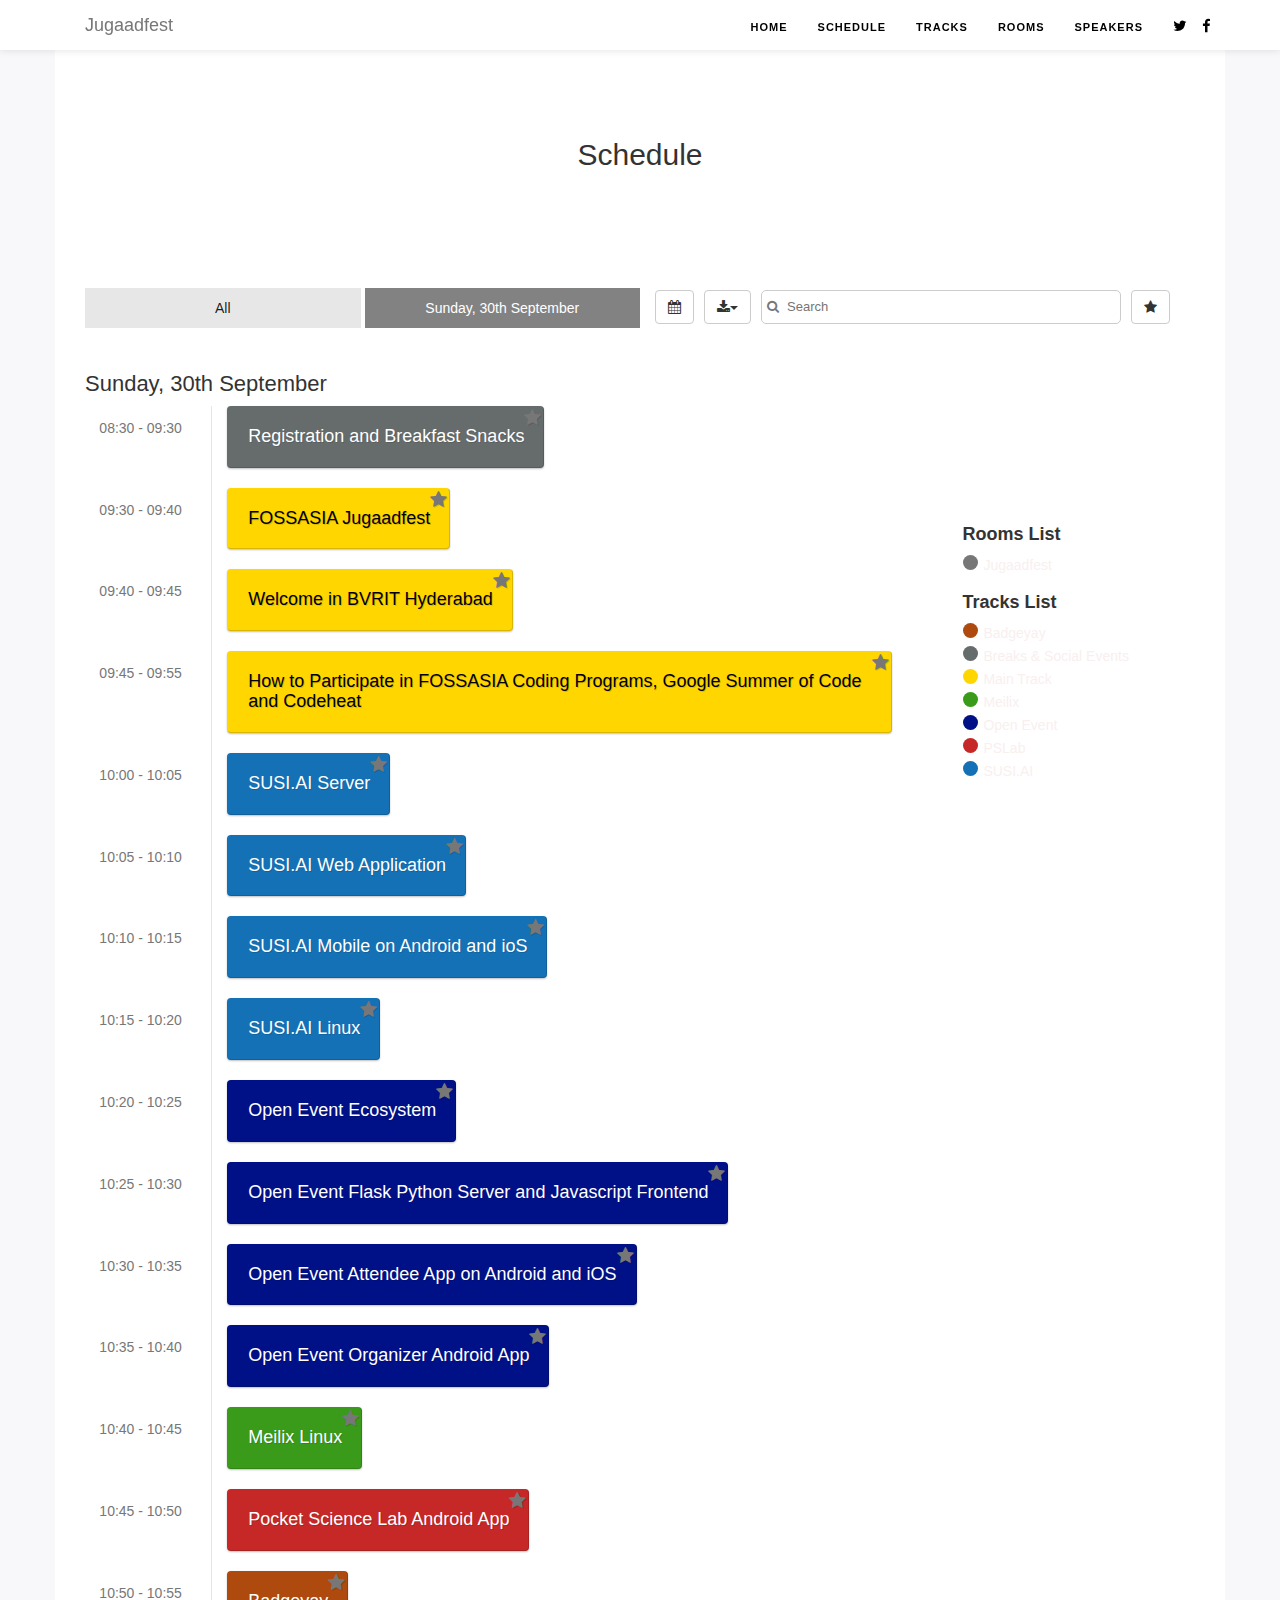
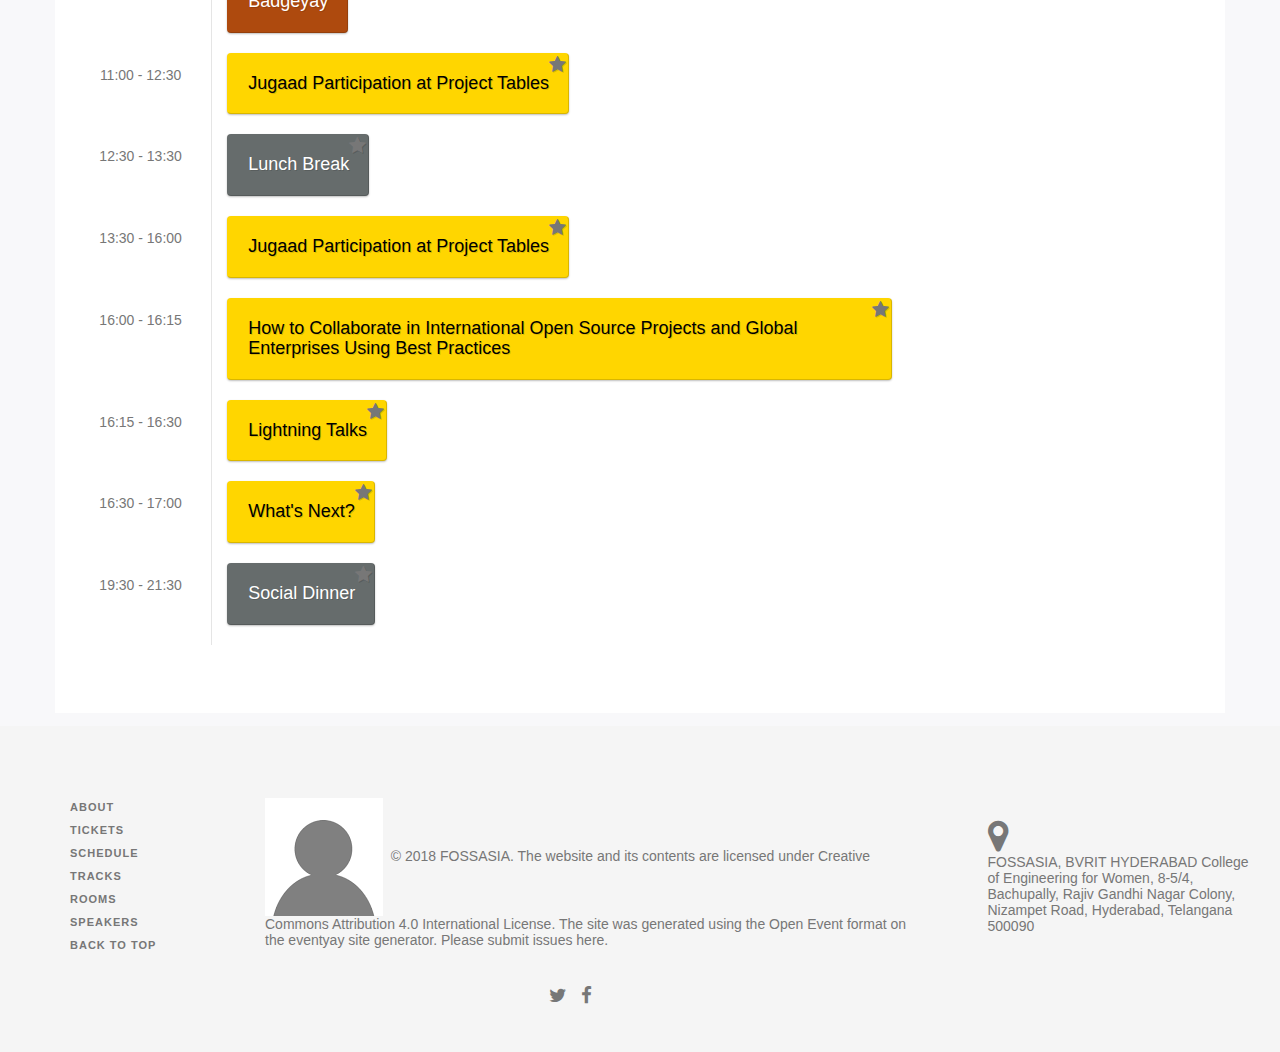
<file: schedule.html>
<!DOCTYPE html><!--
  Note to contributors: Do not submit any changes to this page, as it is generated automatically
  from https://github.com/fossasia/open-event-scraper.
--><html lang="en"><head><!-- Global site tag (gtag.js) - Google Analytics --><link rel="preload" as="script" href="./js/jquery.min.js"><link rel="preload" as="script" href="./js/bootstrap.min.js"><link rel="preload" as="script" href="./js/schedule.min.js"><link rel="preload" as="style" href="./css/schedule.css"><link rel="preload" as="style" href="./css/font-awesome.min.css"><link rel="preload" as="style" href="./css/bootstrap.min.css"><link rel="preload" as="font" href="https://fonts.googleapis.com/css?family=Open+Sans:400,600,300" crossorigin><meta charset="utf-8"><meta http-equiv="X-UA-Compatible" content="IE=edge"><meta name="viewport" content="width=device-width,initial-scale=1"><!-- The above 3 meta tags *must* come first in the head; any other head content must come *after* these tags --><meta name="description" content="Jugaadfest Schedule"><meta name="author" content="FOSSASIA"><title>Jugaadfest</title><!-- Bootstrap core CSS --><!-- Latest compiled and minified CSS --><link rel="shortcut icon" href="" type="image/x-icon"><link href="https://fonts.googleapis.com/css?family=Open+Sans:400,600,300" rel="stylesheet"><link rel="stylesheet" href="./css/font-awesome.min.css"><link rel="stylesheet" href="./css/bootstrap.min.css"><link rel="stylesheet" href="./css/schedule.css"><!-- HTML5 shim and Respond.js for IE8 support of HTML5 elements and media queries --><!--[if lt IE 9]>
      <script src="https://oss.maxcdn.com/html5shiv/3.7.2/html5shiv.min.js"></script>
      <script src="https://oss.maxcdn.com/respond/1.4.2/respond.min.js"></script>
      <![endif]--><script src="//cdnjs.cloudflare.com/ajax/libs/jspdf/1.3.3/jspdf.min.js"></script></head><body><a href="#schedule-list" class="skip">Skip to content</a> <a class="scroll" href="#" id="down-button" data-scroll-direction="0"><i class="fa fa-chevron-up" aria-hidden="true"></i> </a><a id="top"></a><!-- Fixed navbar --><header role="banner" class="navbar-fixed-top navbar-default"><div class="container"><div class="navbar-header navbar-left pull-left"><a class="navbar-brand" style="padding:px" href=".">Jugaadfest</a></div><div class="navbar-header navbar-right pull-right"><span class="pull-right dropdown"><button class="navbar-toggle" type="button" data-toggle="dropdown"><i class="fa fa-lg fa-paper-plane" aria-hidden="true"></i> <span class="caret"></span></button><ul class="dropdown-menu list-menu"><li><a href="https://twitter.com/fossasia" id="social-icons"><i class="fa fa-lg fa-twitter" aria-hidden="true" title="twitter"></i></a></li><li><a href="https://facebook.com/fossasia" id="social-icons"><i class="fa fa-lg fa-facebook" aria-hidden="true" title="facebook"></i></a></li></ul></span><button class="navbar-toggle pull-right"><a id="speakerslink" href="speakers.html">Speakers</a></button> <span class="pull-right dropdown"><button class="navbar-toggle" type="button" data-toggle="dropdown">Schedule <span class="caret"></span></button><ul class="dropdown-menu list-menu"><li><a id="schedulelink" href="schedule.html"><i class="fa fa-lg fa-calendar" aria-hidden="true"></i> Schedule</a></li><li><a id="trackslink" href="tracks.html"><i class="fa fa-lg fa-map-signs" aria-hidden="true"></i> Tracks</a></li><li><a id="roomslink" href="rooms.html"><i class="fa fa-lg fa-building" aria-hidden="true"></i> Rooms</a></li></ul></span><a id="homelink" href="index.html"><button class="navbar-toggle pull-right homelink"><i class="fa fa-lg fa-home" aria-hidden="true"></i></button></a></div><div class="hidden-lg hidden-md hidden-sm clearfix"></div><div class="side-collapse in"><nav role="navigation" class="navbar-collapse"><div class="search-container"><input id="search-box" type="text" class="search-box fossasia-filter"><label for="search-box"><span class="search-icon"><i class="fa fa-search" aria-hidden="true"></i></span></label></div><ul class="nav navbar-nav navbar-right"><li class="navlink"><a id="homelink" href="index.html">Home</a></li><li class="navlink"><a id="schedulelink" href="schedule.html">Schedule</a></li><li class="navlink"><a id="trackslink" href="tracks.html">Tracks</a></li><li class="navlink"><a id="roomslink" href="rooms.html">Rooms</a></li><li class="navlink"><a id="speakerslink" href="speakers.html">Speakers</a></li><li class="pull-left social-icons"><a href="https://twitter.com/fossasia" id="social-icons"><i class="fa fa-lg fa-twitter" aria-hidden="true" title="twitter"></i></a></li><li class="pull-left social-icons"><a href="https://facebook.com/fossasia" id="social-icons"><i class="fa fa-lg fa-facebook" aria-hidden="true" title="facebook"></i></a></li></ul></nav></div></div></header><div class="main container" id="session-list"><div class="row" id="schedule-list"><div class="middle col-sm-12"><h2 class="filter-heading track-heading text-center"><span>Schedule</span></h2></div></div><!-- --------------------------------------------------------------
        search-filter, search-filter-speaker and fossasia-filter
        These classes are designed for search tab.

        day-filter and time-filter classes are intended for searching
        text across the page.
        --------------------------------------------------------------- --><div class="date-list container"><div id="tabs" class="col-md-6 col-xs-12 col-sm-12 tabs no-js"><span class="tabs-nav"><a id="all" href="#" class="all date-button tabs-nav-link is-active">All</a> <a id="2018-09-30" href="#" class="2018-09-30 date-button tabs-nav-link">Sunday, 30th September</a></span></div><div class="col-md-6 col-sm-12 col-xs-12 navbar-flex"><span class="filter tracks-rooms-filter dropdown dropdown-list"><button class="btn btn-default dropdown-toggle" type="button" data-toggle="dropdown"><i class="fa fa-filter" aria-hidden="true"></i><span class="caret"></span></button><ul class="dropdown-menu list-menu"><li class="dropdown-submenu"><a href="#">Rooms List <span class="caret"></span></a><ul class="dropdown-menu dropdown-inner"><li><a href="#" class="room-name"><span style="background-color:#777" class="titlecolor"></span> <span>Jugaadfest</span></a></li></ul></li><li class="dropdown-submenu"><a href="#">Tracks List <span class="caret"></span></a><ul class="dropdown-menu dropdown-inner"><li><a href="#" class="track-name"><span style="background-color:#ae4a0e" class="titlecolor"></span> <span>Badgeyay</span></a></li><li><a href="#" class="track-name"><span style="background-color:#666c6c" class="titlecolor"></span> <span>Breaks &amp; Social Events</span></a></li><li><a href="#" class="track-name"><span style="background-color:#ffd600" class="titlecolor"></span> <span>Main Track</span></a></li><li><a href="#" class="track-name"><span style="background-color:#3a9a1a" class="titlecolor"></span> <span>Meilix</span></a></li><li><a href="#" class="track-name"><span style="background-color:#001087" class="titlecolor"></span> <span>Open Event</span></a></li><li><a href="#" class="track-name"><span style="background-color:#c62828" class="titlecolor"></span> <span>PSLab</span></a></li><li><a href="#" class="track-name"><span style="background-color:#1471b5" class="titlecolor"></span> <span>SUSI.AI</span></a></li></ul></li></ul></span><span class="filter"><button id="page-mode" class="btn btn-default" type="button"><i class="fa fa-calendar" aria-hidden="true"></i></button> </span><span class="filter dropdown"><button class="btn btn-default dropdown-toggle" type="button" data-toggle="dropdown"><i class="fa fa-download" aria-hidden="true"></i><span class="caret"></span></button><ul class="dropdown-menu list-menu download-dropdown"><li><a href="#" class="export-png">Download as png</a></li><li><a href="#" class="export-schedule">Download as ics</a></li><li><a href="#" class="export-pdf">Download as pdf</a></li></ul></span><span class="filter search-filter search-filter-schedule"><label for="search-input"><i class="fa fa-search" aria-hidden="true"></i></label><input class="fossasia-filter" type="text" placeholder="Search"> </span><span class="filter show-button-filter"><button class="btn btn-default" id="starred"><i class="fa fa-star" aria-hidden="true"></i></button></span></div></div><div class="container track-filter-info">Track: <span id="TrackCurFilter" style="font-weight:700"></span> <a href="#" id="TrackClearFilter">[Clear Filter]</a></div><div class="container room-filter-info">Room: <span id="RoomCurFilter" style="font-weight:700"></span> <a href="#" id="RoomClearFilter">[Clear Filter]</a></div><div class="row"><div class="col-md-9 list-view"><div id="track-list" class="container"><div class="2018-09-30 day-filter"><div class="col-md-12 paddingzero"><h4 class="text">Sunday, 30th September</h4></div><div class="time-filter"><div class="row"><div class="eventtime col-xs-2 col-sm-2 col-md-2"><span>08:30 - 09:30</span></div><div class="tracks col-xs-10 col-sm-10 col-md-10"><div class="schedule-track" id="4801"><a class="anchor" id="4801"></a><div class="schedule-container"><div class="padding-right-zero"><h4 style="background-color:#666c6c;color:#fff" class="schedule-margin sizeevent event" id="title-4801" data-toggle="collapse" data-target="#desc-4801" aria-expanded="false" aria-controls="desc-4801" onclick='main.loadVideoAndSlides("4801","","")'><div class="features"><a class="bookmark" id="c4801"><i class="fa fa-star" aria-hidden="true"></i></a></div><div>Registration and Breakfast Snacks</div></h4><div id="desc-4801" class="collapse"><div id="speaker-4801" class="session-speakers-list" aria-expanded="false" aria-controls="desc-4801"><div class="margin-down-10"><a href="speakers.html#fossasia-team3553"><img class="card-img-top speaker-image-large margin-down-10" src="images/avatar.png"> <span class="margin-down-10 desc-speaker-name">FOSSASIA Team</span></a></div><div class="blacktext session-speaker-social margin-down-10"><div class="session-speakers-more"></div></div><div class="blacktext session-speaker-social"><div class="session-speakers-more"><a class="session-lin social speaker-social clickable-link"><i class="fa fa-share"></i> Share </a>&nbsp;<div class="social-buttons row"><div class="fb-share facebook social-button"><i class="fa fa-facebook fa s-button" aria-hidden="true"></i></div><div class="tw-share twitter social-button"><i class="fa fa-twitter fa s-button" aria-hidden="true"></i></div><div class="go-share google social-button"><i class="fa fa-google-plus fa s-button" aria-hidden="true"></i></div><div class="li-share linkedin social-button"><i class="fa fa-linkedin fa s-button" aria-hidden="true"></i></div><div class="row social-link"><input class="speakers-inputbox" data-toggle="tooltip" title="Link copied to clipboard" data-placement="right" type="text" value="base#4801" readonly="readonly"></div></div></div></div><hr class="clear-both"><div class="blacktext"><p><i id="location" class="room-name">Jugaadfest</i></p><p>Sunday, 30th September, <span>08:30 - 09:30</span></p><p><ul class="title-inline"><li style="background-color:#666c6c;color:#fff" class="titlecolor"></li>&nbsp;<li class="blacktext track-name">Breaks &amp; Social Events</li></ul></p><br></div></div></div></div></div></div></div></div></div><div class="time-filter"><div class="row"><div class="eventtime col-xs-2 col-sm-2 col-md-2"><span>09:30 - 09:40</span></div><div class="tracks col-xs-10 col-sm-10 col-md-10"><div class="schedule-track" id="4799"><a class="anchor" id="4799"></a><div class="schedule-container"><div class="padding-right-zero"><h4 style="background-color:#ffd600;color:#000" class="schedule-margin sizeevent event" id="title-4799" data-toggle="collapse" data-target="#desc-4799" aria-expanded="false" aria-controls="desc-4799" onclick='main.loadVideoAndSlides("4799","","")'><div class="features"><a class="bookmark" id="c4799"><i class="fa fa-star" aria-hidden="true"></i></a></div><div>FOSSASIA Jugaadfest</div></h4><div id="desc-4799" class="collapse"><div id="speaker-4799" class="session-speakers-list" aria-expanded="false" aria-controls="desc-4799"><div class="margin-down-10"><a href="speakers.html#mario-behling3526"><img onerror='this.onerror=null,this.src="images/avatar.png"' data-original="images/speakers/thumbnails/12a2eb49-f472-47a9-84c7-7406496340e4.jpg" class="card-img-top speaker-image-large lazy margin-down-10" width="10" height="10"> <span class="margin-down-10 desc-speaker-name">Mario Behling</span></a></div><div class="session-speakers-more margin-down-10">Co-Founder FOSSASIA</div><div class="blacktext session-speaker-social margin-down-10"><div class="session-speakers-more"><a class="blacktext social speaker-social" href="https://github.com/mariobehling" }><i class="fa fa-github"></i> Github </a>&nbsp; <a class="blacktext social speaker-social" href="https://twitter.com/mariobehling" }><i class="fa fa-twitter"></i> Twitter </a>&nbsp; <a class="blacktext social speaker-social" href="https://www.linkedin.com/in/mariobehling" }><i class="fa fa-linkedin"></i> LinkedIn </a>&nbsp;</div></div><div class="session-speakers-more margin-down-10"><span style="">Mario</span><span style=""> Behling is the Co-Founder of FOSSASIA and CEO of OpnTec. He is a technologist with 15 years of experience in leading international development teams in Europe, Asia and India. He helped to get FOSSASIA started and advises Open Source Neurotech projects in Germany. </span><span style="">Mario</span><span style=""> also designed and build a seven storey eco-hotel in Vietnam and setup mesh networks in Afghan schools.</span></div><div class="blacktext session-speaker-social"><div class="session-speakers-more"><a class="session-lin social speaker-social clickable-link"><i class="fa fa-share"></i> Share </a>&nbsp;<div class="social-buttons row"><div class="fb-share facebook social-button"><i class="fa fa-facebook fa s-button" aria-hidden="true"></i></div><div class="tw-share twitter social-button"><i class="fa fa-twitter fa s-button" aria-hidden="true"></i></div><div class="go-share google social-button"><i class="fa fa-google-plus fa s-button" aria-hidden="true"></i></div><div class="li-share linkedin social-button"><i class="fa fa-linkedin fa s-button" aria-hidden="true"></i></div><div class="row social-link"><input class="speakers-inputbox" data-toggle="tooltip" title="Link copied to clipboard" data-placement="right" type="text" value="base#4799" readonly="readonly"></div></div></div></div><hr class="clear-both"><div class="blacktext"><p><i id="location" class="room-name">Jugaadfest</i></p><p>Sunday, 30th September, <span>09:30 - 09:40</span></p><p><ul class="title-inline"><li style="background-color:#ffd600;color:#000" class="titlecolor"></li>&nbsp;<li class="blacktext track-name">Main Track</li></ul></p><br></div></div></div></div></div></div></div></div></div><div class="time-filter"><div class="row"><div class="eventtime col-xs-2 col-sm-2 col-md-2"><span>09:40 - 09:45</span></div><div class="tracks col-xs-10 col-sm-10 col-md-10"><div class="schedule-track" id="4822"><a class="anchor" id="4822"></a><div class="schedule-container"><div class="padding-right-zero"><h4 style="background-color:#ffd600;color:#000" class="schedule-margin sizeevent event" id="title-4822" data-toggle="collapse" data-target="#desc-4822" aria-expanded="false" aria-controls="desc-4822" onclick='main.loadVideoAndSlides("4822","","")'><div class="features"><a class="bookmark" id="c4822"><i class="fa fa-star" aria-hidden="true"></i></a></div><div>Welcome in BVRIT Hyderabad</div></h4><div id="desc-4822" class="collapse"><div id="speaker-4822" class="session-speakers-list" aria-expanded="false" aria-controls="desc-4822"><div class="margin-down-10"><a href="speakers.html#hyderabad3549"><img class="card-img-top speaker-image-large margin-down-10" src="images/avatar.png"> <span class="margin-down-10 desc-speaker-name">Hyderabad</span></a></div><div class="blacktext session-speaker-social margin-down-10"><div class="session-speakers-more"></div></div><div class="blacktext session-speaker-social"><div class="session-speakers-more"><a class="session-lin social speaker-social clickable-link"><i class="fa fa-share"></i> Share </a>&nbsp;<div class="social-buttons row"><div class="fb-share facebook social-button"><i class="fa fa-facebook fa s-button" aria-hidden="true"></i></div><div class="tw-share twitter social-button"><i class="fa fa-twitter fa s-button" aria-hidden="true"></i></div><div class="go-share google social-button"><i class="fa fa-google-plus fa s-button" aria-hidden="true"></i></div><div class="li-share linkedin social-button"><i class="fa fa-linkedin fa s-button" aria-hidden="true"></i></div><div class="row social-link"><input class="speakers-inputbox" data-toggle="tooltip" title="Link copied to clipboard" data-placement="right" type="text" value="base#4822" readonly="readonly"></div></div></div></div><hr class="clear-both"><div class="blacktext"><p><i id="location" class="room-name">Jugaadfest</i></p><p>Sunday, 30th September, <span>09:40 - 09:45</span></p><p><ul class="title-inline"><li style="background-color:#ffd600;color:#000" class="titlecolor"></li>&nbsp;<li class="blacktext track-name">Main Track</li></ul></p><br></div></div></div></div></div></div></div></div></div><div class="time-filter"><div class="row"><div class="eventtime col-xs-2 col-sm-2 col-md-2"><span>09:45 - 09:55</span></div><div class="tracks col-xs-10 col-sm-10 col-md-10"><div class="schedule-track" id="4823"><a class="anchor" id="4823"></a><div class="schedule-container"><div class="padding-right-zero"><h4 style="background-color:#ffd600;color:#000" class="schedule-margin sizeevent event" id="title-4823" data-toggle="collapse" data-target="#desc-4823" aria-expanded="false" aria-controls="desc-4823" onclick='main.loadVideoAndSlides("4823","","")'><div class="features"><a class="bookmark" id="c4823"><i class="fa fa-star" aria-hidden="true"></i></a></div><div>How to Participate in FOSSASIA Coding Programs, Google Summer of Code and Codeheat</div></h4><div id="desc-4823" class="collapse"><div id="speaker-4823" class="session-speakers-list" aria-expanded="false" aria-controls="desc-4823"><div class="margin-down-10"><a href="speakers.html#sudheesh-singanamalla3550"><img class="card-img-top speaker-image-large margin-down-10" src="images/avatar.png"> <span class="margin-down-10 desc-speaker-name">Sudheesh Singanamalla</span></a></div><div class="blacktext session-speaker-social margin-down-10"><div class="session-speakers-more"></div></div><div class="blacktext session-speaker-social"><div class="session-speakers-more"><a class="session-lin social speaker-social clickable-link"><i class="fa fa-share"></i> Share </a>&nbsp;<div class="social-buttons row"><div class="fb-share facebook social-button"><i class="fa fa-facebook fa s-button" aria-hidden="true"></i></div><div class="tw-share twitter social-button"><i class="fa fa-twitter fa s-button" aria-hidden="true"></i></div><div class="go-share google social-button"><i class="fa fa-google-plus fa s-button" aria-hidden="true"></i></div><div class="li-share linkedin social-button"><i class="fa fa-linkedin fa s-button" aria-hidden="true"></i></div><div class="row social-link"><input class="speakers-inputbox" data-toggle="tooltip" title="Link copied to clipboard" data-placement="right" type="text" value="base#4823" readonly="readonly"></div></div></div></div><hr class="clear-both"><div class="blacktext"><p><i id="location" class="room-name">Jugaadfest</i></p><p>Sunday, 30th September, <span>09:45 - 09:55</span></p><p><ul class="title-inline"><li style="background-color:#ffd600;color:#000" class="titlecolor"></li>&nbsp;<li class="blacktext track-name">Main Track</li></ul></p><br></div></div></div></div></div></div></div></div></div><div class="time-filter"><div class="row"><div class="eventtime col-xs-2 col-sm-2 col-md-2"><span>10:00 - 10:05</span></div><div class="tracks col-xs-10 col-sm-10 col-md-10"><div class="schedule-track" id="4818"><a class="anchor" id="4818"></a><div class="schedule-container"><div class="padding-right-zero"><h4 style="background-color:#1471b5;color:#fff" class="schedule-margin sizeevent event" id="title-4818" data-toggle="collapse" data-target="#desc-4818" aria-expanded="false" aria-controls="desc-4818" onclick='main.loadVideoAndSlides("4818","","")'><div class="features"><a class="bookmark" id="c4818"><i class="fa fa-star" aria-hidden="true"></i></a></div><div>SUSI.AI Server</div></h4><div id="desc-4818" class="collapse"><div id="speaker-4818" class="session-speakers-list" aria-expanded="false" aria-controls="desc-4818"><div class="margin-down-10"><a href="speakers.html#akshat-garg3545"><img onerror='this.onerror=null,this.src="images/avatar.png"' data-original="images/speakers/thumbnails/794f7c91-34aa-4195-901d-5ebda190b80b.jpg" class="card-img-top speaker-image-large lazy margin-down-10" width="10" height="10"> <span class="margin-down-10 desc-speaker-name">Akshat Garg</span></a></div><div class="session-speakers-more margin-down-10">FOSSASIA</div><div class="blacktext session-speaker-social margin-down-10"><div class="session-speakers-more"><a class="blacktext social speaker-social" href="https://github.com/akshatnitd" }><i class="fa fa-github"></i> Github </a>&nbsp;</div></div><div class="blacktext session-speaker-social"><div class="session-speakers-more"><a class="session-lin social speaker-social clickable-link"><i class="fa fa-share"></i> Share </a>&nbsp;<div class="social-buttons row"><div class="fb-share facebook social-button"><i class="fa fa-facebook fa s-button" aria-hidden="true"></i></div><div class="tw-share twitter social-button"><i class="fa fa-twitter fa s-button" aria-hidden="true"></i></div><div class="go-share google social-button"><i class="fa fa-google-plus fa s-button" aria-hidden="true"></i></div><div class="li-share linkedin social-button"><i class="fa fa-linkedin fa s-button" aria-hidden="true"></i></div><div class="row social-link"><input class="speakers-inputbox" data-toggle="tooltip" title="Link copied to clipboard" data-placement="right" type="text" value="base#4818" readonly="readonly"></div></div></div></div><hr class="clear-both"><div class="blacktext"><p><i id="location" class="room-name">Jugaadfest</i></p><p>Sunday, 30th September, <span>10:00 - 10:05</span></p><p><ul class="title-inline"><li style="background-color:#1471b5;color:#fff" class="titlecolor"></li>&nbsp;<li class="blacktext track-name">SUSI.AI</li></ul></p><br></div></div></div></div></div></div></div></div></div><div class="time-filter"><div class="row"><div class="eventtime col-xs-2 col-sm-2 col-md-2"><span>10:05 - 10:10</span></div><div class="tracks col-xs-10 col-sm-10 col-md-10"><div class="schedule-track" id="4816"><a class="anchor" id="4816"></a><div class="schedule-container"><div class="padding-right-zero"><h4 style="background-color:#1471b5;color:#fff" class="schedule-margin sizeevent event" id="title-4816" data-toggle="collapse" data-target="#desc-4816" aria-expanded="false" aria-controls="desc-4816" onclick='main.loadVideoAndSlides("4816","","")'><div class="features"><a class="bookmark" id="c4816"><i class="fa fa-star" aria-hidden="true"></i></a></div><div>SUSI.AI Web Application</div></h4><div id="desc-4816" class="collapse"><div id="speaker-4816" class="session-speakers-list" aria-expanded="false" aria-controls="desc-4816"><div class="margin-down-10"><a href="speakers.html#anshuman-verma3543"><img onerror='this.onerror=null,this.src="images/avatar.png"' data-original="images/speakers/thumbnails/78e138d4-b87e-4ba2-a7ff-6bb7851f3914.jpg" class="card-img-top speaker-image-large lazy margin-down-10" width="10" height="10"> <span class="margin-down-10 desc-speaker-name">Anshuman Verma</span></a></div><div class="session-speakers-more margin-down-10">SUSI Developer FOSSASIA</div><div class="blacktext session-speaker-social margin-down-10"><div class="session-speakers-more"><a class="blacktext social speaker-social" href="https://github.com/anshumanv" }><i class="fa fa-github"></i> Github </a>&nbsp; <a class="blacktext social speaker-social" href="https://twitter.com/Anshumaniac12" }><i class="fa fa-twitter"></i> Twitter </a>&nbsp;</div></div><div class="blacktext session-speaker-social"><div class="session-speakers-more"><a class="session-lin social speaker-social clickable-link"><i class="fa fa-share"></i> Share </a>&nbsp;<div class="social-buttons row"><div class="fb-share facebook social-button"><i class="fa fa-facebook fa s-button" aria-hidden="true"></i></div><div class="tw-share twitter social-button"><i class="fa fa-twitter fa s-button" aria-hidden="true"></i></div><div class="go-share google social-button"><i class="fa fa-google-plus fa s-button" aria-hidden="true"></i></div><div class="li-share linkedin social-button"><i class="fa fa-linkedin fa s-button" aria-hidden="true"></i></div><div class="row social-link"><input class="speakers-inputbox" data-toggle="tooltip" title="Link copied to clipboard" data-placement="right" type="text" value="base#4816" readonly="readonly"></div></div></div></div><hr class="clear-both"><div class="blacktext"><p><i id="location" class="room-name">Jugaadfest</i></p><p>Sunday, 30th September, <span>10:05 - 10:10</span></p><p><ul class="title-inline"><li style="background-color:#1471b5;color:#fff" class="titlecolor"></li>&nbsp;<li class="blacktext track-name">SUSI.AI</li></ul></p><br></div></div></div></div></div></div></div></div></div><div class="time-filter"><div class="row"><div class="eventtime col-xs-2 col-sm-2 col-md-2"><span>10:10 - 10:15</span></div><div class="tracks col-xs-10 col-sm-10 col-md-10"><div class="schedule-track" id="4817"><a class="anchor" id="4817"></a><div class="schedule-container"><div class="padding-right-zero"><h4 style="background-color:#1471b5;color:#fff" class="schedule-margin sizeevent event" id="title-4817" data-toggle="collapse" data-target="#desc-4817" aria-expanded="false" aria-controls="desc-4817" onclick='main.loadVideoAndSlides("4817","","")'><div class="features"><a class="bookmark" id="c4817"><i class="fa fa-star" aria-hidden="true"></i></a></div><div>SUSI.AI Mobile on Android and ioS</div></h4><div id="desc-4817" class="collapse"><div id="speaker-4817" class="session-speakers-list" aria-expanded="false" aria-controls="desc-4817"><div class="margin-down-10"><a href="speakers.html#chirag-wadhera3536"><img onerror='this.onerror=null,this.src="images/avatar.png"' data-original="images/speakers/thumbnails/1dfd6e98-73b7-45ad-9507-6b6b9df55371.jpg" class="card-img-top speaker-image-large lazy margin-down-10" width="10" height="10"> <span class="margin-down-10 desc-speaker-name">Chirag Wadhera</span></a></div><div class="session-speakers-more margin-down-10">Senior Developer FOSSASIA</div><div class="blacktext session-speaker-social margin-down-10"><div class="session-speakers-more"><a class="blacktext social speaker-social" href="https://github.com/chiragw15" }><i class="fa fa-github"></i> Github </a>&nbsp; <a class="blacktext social speaker-social" href="https://twitter.com/chiragw15" }><i class="fa fa-twitter"></i> Twitter </a>&nbsp; <a class="blacktext social speaker-social" href="https://www.linkedin.com/in/chirag-wadhera-155b22106/" }><i class="fa fa-linkedin"></i> LinkedIn </a>&nbsp;</div></div><div class="blacktext session-speaker-social"><div class="session-speakers-more"><a class="session-lin social speaker-social clickable-link"><i class="fa fa-share"></i> Share </a>&nbsp;<div class="social-buttons row"><div class="fb-share facebook social-button"><i class="fa fa-facebook fa s-button" aria-hidden="true"></i></div><div class="tw-share twitter social-button"><i class="fa fa-twitter fa s-button" aria-hidden="true"></i></div><div class="go-share google social-button"><i class="fa fa-google-plus fa s-button" aria-hidden="true"></i></div><div class="li-share linkedin social-button"><i class="fa fa-linkedin fa s-button" aria-hidden="true"></i></div><div class="row social-link"><input class="speakers-inputbox" data-toggle="tooltip" title="Link copied to clipboard" data-placement="right" type="text" value="base#4817" readonly="readonly"></div></div></div></div><hr class="clear-both"><div class="margin-down-10"><a href="speakers.html#arundhati-gupta3544"><img onerror='this.onerror=null,this.src="images/avatar.png"' data-original="images/speakers/thumbnails/e6f14d48-5ae3-4058-8bc1-a961bfcaf539.jpg" class="card-img-top speaker-image-large lazy margin-down-10" width="10" height="10"> <span class="margin-down-10 desc-speaker-name">Arundhati Gupta</span></a></div><div class="session-speakers-more margin-down-10">SUSI Developer FOSSASIA</div><div class="blacktext session-speaker-social margin-down-10"><div class="session-speakers-more"><a class="blacktext social speaker-social" href="https://github.com/arundhati24/" }><i class="fa fa-github"></i> Github </a>&nbsp; <a class="blacktext social speaker-social" href="https://twitter.com/gupta_arundhati" }><i class="fa fa-twitter"></i> Twitter </a>&nbsp;</div></div><div class="blacktext session-speaker-social"><div class="session-speakers-more"><a class="session-lin social speaker-social clickable-link"><i class="fa fa-share"></i> Share </a>&nbsp;<div class="social-buttons row"><div class="fb-share facebook social-button"><i class="fa fa-facebook fa s-button" aria-hidden="true"></i></div><div class="tw-share twitter social-button"><i class="fa fa-twitter fa s-button" aria-hidden="true"></i></div><div class="go-share google social-button"><i class="fa fa-google-plus fa s-button" aria-hidden="true"></i></div><div class="li-share linkedin social-button"><i class="fa fa-linkedin fa s-button" aria-hidden="true"></i></div><div class="row social-link"><input class="speakers-inputbox" data-toggle="tooltip" title="Link copied to clipboard" data-placement="right" type="text" value="base#4817" readonly="readonly"></div></div></div></div><hr class="clear-both"><div class="margin-down-10"><a href="speakers.html#suneet-srivastava3548"><img onerror='this.onerror=null,this.src="images/avatar.png"' data-original="images/speakers/thumbnails/fba9d4bd-9e8f-4d33-81d8-97f8634e84d7.jpg" class="card-img-top speaker-image-large lazy margin-down-10" width="10" height="10"> <span class="margin-down-10 desc-speaker-name">Suneet Srivastava</span></a></div><div class="session-speakers-more margin-down-10">FOSSASIA</div><div class="blacktext session-speaker-social margin-down-10"><div class="session-speakers-more"><a class="blacktext social speaker-social" href="http://github.com/codedsun" }><i class="fa fa-github"></i> Github </a>&nbsp;</div></div><div class="blacktext session-speaker-social"><div class="session-speakers-more"><a class="session-lin social speaker-social clickable-link"><i class="fa fa-share"></i> Share </a>&nbsp;<div class="social-buttons row"><div class="fb-share facebook social-button"><i class="fa fa-facebook fa s-button" aria-hidden="true"></i></div><div class="tw-share twitter social-button"><i class="fa fa-twitter fa s-button" aria-hidden="true"></i></div><div class="go-share google social-button"><i class="fa fa-google-plus fa s-button" aria-hidden="true"></i></div><div class="li-share linkedin social-button"><i class="fa fa-linkedin fa s-button" aria-hidden="true"></i></div><div class="row social-link"><input class="speakers-inputbox" data-toggle="tooltip" title="Link copied to clipboard" data-placement="right" type="text" value="base#4817" readonly="readonly"></div></div></div></div><hr class="clear-both"><div class="margin-down-10"><a href="speakers.html#jogendra-kumar3540"><img onerror='this.onerror=null,this.src="images/avatar.png"' data-original="images/speakers/thumbnails/84887cdc-f070-478b-bea6-d014f384b5a2.jpg" class="card-img-top speaker-image-large lazy margin-down-10" width="10" height="10"> <span class="margin-down-10 desc-speaker-name">Jogendra Kumar</span></a></div><div class="session-speakers-more margin-down-10">SUSI Developer FOSSASIA</div><div class="blacktext session-speaker-social margin-down-10"><div class="session-speakers-more"><a class="blacktext social speaker-social" href="https://github.com/imjog" }><i class="fa fa-github"></i> Github </a>&nbsp; <a class="blacktext social speaker-social" href="https://twitter.com/imjog24" }><i class="fa fa-twitter"></i> Twitter </a>&nbsp;</div></div><div class="blacktext session-speaker-social"><div class="session-speakers-more"><a class="session-lin social speaker-social clickable-link"><i class="fa fa-share"></i> Share </a>&nbsp;<div class="social-buttons row"><div class="fb-share facebook social-button"><i class="fa fa-facebook fa s-button" aria-hidden="true"></i></div><div class="tw-share twitter social-button"><i class="fa fa-twitter fa s-button" aria-hidden="true"></i></div><div class="go-share google social-button"><i class="fa fa-google-plus fa s-button" aria-hidden="true"></i></div><div class="li-share linkedin social-button"><i class="fa fa-linkedin fa s-button" aria-hidden="true"></i></div><div class="row social-link"><input class="speakers-inputbox" data-toggle="tooltip" title="Link copied to clipboard" data-placement="right" type="text" value="base#4817" readonly="readonly"></div></div></div></div><hr class="clear-both"><div class="blacktext"><p><i id="location" class="room-name">Jugaadfest</i></p><p>Sunday, 30th September, <span>10:10 - 10:15</span></p><p><ul class="title-inline"><li style="background-color:#1471b5;color:#fff" class="titlecolor"></li>&nbsp;<li class="blacktext track-name">SUSI.AI</li></ul></p><br></div></div></div></div></div></div></div></div></div><div class="time-filter"><div class="row"><div class="eventtime col-xs-2 col-sm-2 col-md-2"><span>10:15 - 10:20</span></div><div class="tracks col-xs-10 col-sm-10 col-md-10"><div class="schedule-track" id="4812"><a class="anchor" id="4812"></a><div class="schedule-container"><div class="padding-right-zero"><h4 style="background-color:#1471b5;color:#fff" class="schedule-margin sizeevent event" id="title-4812" data-toggle="collapse" data-target="#desc-4812" aria-expanded="false" aria-controls="desc-4812" onclick='main.loadVideoAndSlides("4812","","")'><div class="features"><a class="bookmark" id="c4812"><i class="fa fa-star" aria-hidden="true"></i></a></div><div>SUSI.AI Linux</div></h4><div id="desc-4812" class="collapse"><div id="speaker-4812" class="session-speakers-list" aria-expanded="false" aria-controls="desc-4812"><div class="margin-down-10"><a href="speakers.html#sanskar-jethi3539"><img onerror='this.onerror=null,this.src="images/avatar.png"' data-original="images/speakers/thumbnails/6d9251df-22d5-443a-b3e4-3557984455bd.jpg" class="card-img-top speaker-image-large lazy margin-down-10" width="10" height="10"> <span class="margin-down-10 desc-speaker-name">Sanskar Jethi</span></a></div><div class="session-speakers-more margin-down-10">SUSI Developer FOSSASIA</div><div class="blacktext session-speaker-social margin-down-10"><div class="session-speakers-more"><a class="blacktext social speaker-social" href="https://github.com/stealthanthrax" }><i class="fa fa-github"></i> Github </a>&nbsp; <a class="blacktext social speaker-social" href="https://twitter.com/sansyrox" }><i class="fa fa-twitter"></i> Twitter </a>&nbsp;</div></div><div class="blacktext session-speaker-social"><div class="session-speakers-more"><a class="session-lin social speaker-social clickable-link"><i class="fa fa-share"></i> Share </a>&nbsp;<div class="social-buttons row"><div class="fb-share facebook social-button"><i class="fa fa-facebook fa s-button" aria-hidden="true"></i></div><div class="tw-share twitter social-button"><i class="fa fa-twitter fa s-button" aria-hidden="true"></i></div><div class="go-share google social-button"><i class="fa fa-google-plus fa s-button" aria-hidden="true"></i></div><div class="li-share linkedin social-button"><i class="fa fa-linkedin fa s-button" aria-hidden="true"></i></div><div class="row social-link"><input class="speakers-inputbox" data-toggle="tooltip" title="Link copied to clipboard" data-placement="right" type="text" value="base#4812" readonly="readonly"></div></div></div></div><hr class="clear-both"><div class="blacktext"><p><i id="location" class="room-name">Jugaadfest</i></p><p>Sunday, 30th September, <span>10:15 - 10:20</span></p><p><ul class="title-inline"><li style="background-color:#1471b5;color:#fff" class="titlecolor"></li>&nbsp;<li class="blacktext track-name">SUSI.AI</li></ul></p><br></div></div></div></div></div></div></div></div></div><div class="time-filter"><div class="row"><div class="eventtime col-xs-2 col-sm-2 col-md-2"><span>10:20 - 10:25</span></div><div class="tracks col-xs-10 col-sm-10 col-md-10"><div class="schedule-track" id="4804"><a class="anchor" id="4804"></a><div class="schedule-container"><div class="padding-right-zero"><h4 style="background-color:#001087;color:#fff" class="schedule-margin sizeevent event" id="title-4804" data-toggle="collapse" data-target="#desc-4804" aria-expanded="false" aria-controls="desc-4804" onclick='main.loadVideoAndSlides("4804","","")'><div class="features"><a class="bookmark" id="c4804"><i class="fa fa-star" aria-hidden="true"></i></a></div><div>Open Event Ecosystem</div></h4><div id="desc-4804" class="collapse"><div id="speaker-4804" class="session-speakers-list" aria-expanded="false" aria-controls="desc-4804"><div class="margin-down-10"><a href="speakers.html#saptak-sengupta3531"><img onerror='this.onerror=null,this.src="images/avatar.png"' data-original="images/speakers/thumbnails/2f2ef7d5-28b2-4eb0-8369-4c3e1e7382ed.jpg" class="card-img-top speaker-image-large lazy margin-down-10" width="10" height="10"> <span class="margin-down-10 desc-speaker-name">Saptak Sengupta</span></a></div><div class="session-speakers-more margin-down-10">Eventyay Senior Developer FOSSASIA</div><div class="blacktext session-speaker-social margin-down-10"><div class="session-speakers-more"><a class="blacktext social speaker-social" href="https://saptaks.github.io/" }><i class="fa fa-home"></i> Web </a>&nbsp; <a class="blacktext social speaker-social" href="https://github.com/SaptakS" }><i class="fa fa-github"></i> Github </a>&nbsp; <a class="blacktext social speaker-social" href="https://twitter.com/Saptak013" }><i class="fa fa-twitter"></i> Twitter </a>&nbsp;</div></div><div class="session-speakers-more margin-down-10">Saptak Sengupta is a developer and enthusiast, who weirdly loves frontend development as much as he loves backend development. He works mainly in Python, Javascript, and PHP. Besides, he has been contributing to various open source organizations like FOSSASIA, jQuery, etc. He loves fiddling around with DevOps and infrastructure stuff.</div><div class="blacktext session-speaker-social"><div class="session-speakers-more"><a class="session-lin social speaker-social clickable-link"><i class="fa fa-share"></i> Share </a>&nbsp;<div class="social-buttons row"><div class="fb-share facebook social-button"><i class="fa fa-facebook fa s-button" aria-hidden="true"></i></div><div class="tw-share twitter social-button"><i class="fa fa-twitter fa s-button" aria-hidden="true"></i></div><div class="go-share google social-button"><i class="fa fa-google-plus fa s-button" aria-hidden="true"></i></div><div class="li-share linkedin social-button"><i class="fa fa-linkedin fa s-button" aria-hidden="true"></i></div><div class="row social-link"><input class="speakers-inputbox" data-toggle="tooltip" title="Link copied to clipboard" data-placement="right" type="text" value="base#4804" readonly="readonly"></div></div></div></div><hr class="clear-both"><div class="blacktext"><p><i id="location" class="room-name">Jugaadfest</i></p><p>Sunday, 30th September, <span>10:20 - 10:25</span></p><p><ul class="title-inline"><li style="background-color:#001087;color:#fff" class="titlecolor"></li>&nbsp;<li class="blacktext track-name">Open Event</li></ul></p><br></div></div></div></div></div></div></div></div></div><div class="time-filter"><div class="row"><div class="eventtime col-xs-2 col-sm-2 col-md-2"><span>10:25 - 10:30</span></div><div class="tracks col-xs-10 col-sm-10 col-md-10"><div class="schedule-track" id="4802"><a class="anchor" id="4802"></a><div class="schedule-container"><div class="padding-right-zero"><h4 style="background-color:#001087;color:#fff" class="schedule-margin sizeevent event" id="title-4802" data-toggle="collapse" data-target="#desc-4802" aria-expanded="false" aria-controls="desc-4802" onclick='main.loadVideoAndSlides("4802","","")'><div class="features"><a class="bookmark" id="c4802"><i class="fa fa-star" aria-hidden="true"></i></a></div><div>Open Event Flask Python Server and Javascript Frontend</div></h4><div id="desc-4802" class="collapse"><div id="speaker-4802" class="session-speakers-list" aria-expanded="false" aria-controls="desc-4802"><div class="margin-down-10"><a href="speakers.html#ritika-motwani3528"><img onerror='this.onerror=null,this.src="images/avatar.png"' data-original="images/speakers/thumbnails/cc0e7bc7-0227-4eb7-8f21-de1983074202.jpg" class="card-img-top speaker-image-large lazy margin-down-10" width="10" height="10"> <span class="margin-down-10 desc-speaker-name">Ritika Motwani</span></a></div><div class="session-speakers-more margin-down-10">Eventyay Developer FOSSASIA</div><div class="blacktext session-speaker-social margin-down-10"><div class="session-speakers-more"><a class="blacktext social speaker-social" href="https://github.com/ritikamotwani/" }><i class="fa fa-github"></i> Github </a>&nbsp; <a class="blacktext social speaker-social" href="https://twitter.com/Ritika_Motwani" }><i class="fa fa-twitter"></i> Twitter </a>&nbsp;</div></div><div class="blacktext session-speaker-social"><div class="session-speakers-more"><a class="session-lin social speaker-social clickable-link"><i class="fa fa-share"></i> Share </a>&nbsp;<div class="social-buttons row"><div class="fb-share facebook social-button"><i class="fa fa-facebook fa s-button" aria-hidden="true"></i></div><div class="tw-share twitter social-button"><i class="fa fa-twitter fa s-button" aria-hidden="true"></i></div><div class="go-share google social-button"><i class="fa fa-google-plus fa s-button" aria-hidden="true"></i></div><div class="li-share linkedin social-button"><i class="fa fa-linkedin fa s-button" aria-hidden="true"></i></div><div class="row social-link"><input class="speakers-inputbox" data-toggle="tooltip" title="Link copied to clipboard" data-placement="right" type="text" value="base#4802" readonly="readonly"></div></div></div></div><hr class="clear-both"><div class="margin-down-10"><a href="speakers.html#piyush-agrawal3538"><img onerror='this.onerror=null,this.src="images/avatar.png"' data-original="images/speakers/thumbnails/4a79284b-a7a0-4201-b82a-8c89e33f1c13.jpg" class="card-img-top speaker-image-large lazy margin-down-10" width="10" height="10"> <span class="margin-down-10 desc-speaker-name">Piyush Agrawal</span></a></div><div class="session-speakers-more margin-down-10">Eventyay Developer FOSSASIA</div><div class="blacktext session-speaker-social margin-down-10"><div class="session-speakers-more"><a class="blacktext social speaker-social" href="https://github.com/poush" }><i class="fa fa-github"></i> Github </a>&nbsp;</div></div><div class="blacktext session-speaker-social"><div class="session-speakers-more"><a class="session-lin social speaker-social clickable-link"><i class="fa fa-share"></i> Share </a>&nbsp;<div class="social-buttons row"><div class="fb-share facebook social-button"><i class="fa fa-facebook fa s-button" aria-hidden="true"></i></div><div class="tw-share twitter social-button"><i class="fa fa-twitter fa s-button" aria-hidden="true"></i></div><div class="go-share google social-button"><i class="fa fa-google-plus fa s-button" aria-hidden="true"></i></div><div class="li-share linkedin social-button"><i class="fa fa-linkedin fa s-button" aria-hidden="true"></i></div><div class="row social-link"><input class="speakers-inputbox" data-toggle="tooltip" title="Link copied to clipboard" data-placement="right" type="text" value="base#4802" readonly="readonly"></div></div></div></div><hr class="clear-both"><div class="margin-down-10"><a href="speakers.html#bhavesh-anand3529"><img onerror='this.onerror=null,this.src="images/avatar.png"' data-original="images/speakers/thumbnails/f3f51bbb-0120-40a0-bf92-7e998129d0c6.jpg" class="card-img-top speaker-image-large lazy margin-down-10" width="10" height="10"> <span class="margin-down-10 desc-speaker-name">Bhavesh Anand</span></a></div><div class="session-speakers-more margin-down-10">Eventyay Developer FOSSASIA</div><div class="blacktext session-speaker-social margin-down-10"><div class="session-speakers-more"><a class="blacktext social speaker-social" href="https://github.com/bhaveshAn" }><i class="fa fa-github"></i> Github </a>&nbsp; <a class="blacktext social speaker-social" href="https://twitter.com/bhaveshAn_" }><i class="fa fa-twitter"></i> Twitter </a>&nbsp;</div></div><div class="blacktext session-speaker-social"><div class="session-speakers-more"><a class="session-lin social speaker-social clickable-link"><i class="fa fa-share"></i> Share </a>&nbsp;<div class="social-buttons row"><div class="fb-share facebook social-button"><i class="fa fa-facebook fa s-button" aria-hidden="true"></i></div><div class="tw-share twitter social-button"><i class="fa fa-twitter fa s-button" aria-hidden="true"></i></div><div class="go-share google social-button"><i class="fa fa-google-plus fa s-button" aria-hidden="true"></i></div><div class="li-share linkedin social-button"><i class="fa fa-linkedin fa s-button" aria-hidden="true"></i></div><div class="row social-link"><input class="speakers-inputbox" data-toggle="tooltip" title="Link copied to clipboard" data-placement="right" type="text" value="base#4802" readonly="readonly"></div></div></div></div><hr class="clear-both"><div class="margin-down-10"><a href="speakers.html#abhinav-khare3527"><img onerror='this.onerror=null,this.src="images/avatar.png"' data-original="images/speakers/thumbnails/142980fe-2616-4bd1-a219-63a2319aa1a4.jpg" class="card-img-top speaker-image-large lazy margin-down-10" width="10" height="10"> <span class="margin-down-10 desc-speaker-name">Abhinav Khare</span></a></div><div class="session-speakers-more margin-down-10">Mentor FOSSASIA</div><div class="blacktext session-speaker-social margin-down-10"><div class="session-speakers-more"><a class="blacktext social speaker-social" href="https://github.com/CosmicCoder96" }><i class="fa fa-github"></i> Github </a>&nbsp;</div></div><div class="blacktext session-speaker-social"><div class="session-speakers-more"><a class="session-lin social speaker-social clickable-link"><i class="fa fa-share"></i> Share </a>&nbsp;<div class="social-buttons row"><div class="fb-share facebook social-button"><i class="fa fa-facebook fa s-button" aria-hidden="true"></i></div><div class="tw-share twitter social-button"><i class="fa fa-twitter fa s-button" aria-hidden="true"></i></div><div class="go-share google social-button"><i class="fa fa-google-plus fa s-button" aria-hidden="true"></i></div><div class="li-share linkedin social-button"><i class="fa fa-linkedin fa s-button" aria-hidden="true"></i></div><div class="row social-link"><input class="speakers-inputbox" data-toggle="tooltip" title="Link copied to clipboard" data-placement="right" type="text" value="base#4802" readonly="readonly"></div></div></div></div><hr class="clear-both"><div class="blacktext"><p><i id="location" class="room-name">Jugaadfest</i></p><p>Sunday, 30th September, <span>10:25 - 10:30</span></p><p><ul class="title-inline"><li style="background-color:#001087;color:#fff" class="titlecolor"></li>&nbsp;<li class="blacktext track-name">Open Event</li></ul></p><br></div></div></div></div></div></div></div></div></div><div class="time-filter"><div class="row"><div class="eventtime col-xs-2 col-sm-2 col-md-2"><span>10:30 - 10:35</span></div><div class="tracks col-xs-10 col-sm-10 col-md-10"><div class="schedule-track" id="4805"><a class="anchor" id="4805"></a><div class="schedule-container"><div class="padding-right-zero"><h4 style="background-color:#001087;color:#fff" class="schedule-margin sizeevent event" id="title-4805" data-toggle="collapse" data-target="#desc-4805" aria-expanded="false" aria-controls="desc-4805" onclick='main.loadVideoAndSlides("4805","","")'><div class="features"><a class="bookmark" id="c4805"><i class="fa fa-star" aria-hidden="true"></i></a></div><div>Open Event Attendee App on Android and iOS</div></h4><div id="desc-4805" class="collapse"><div id="speaker-4805" class="session-speakers-list" aria-expanded="false" aria-controls="desc-4805"><div class="margin-down-10"><a href="speakers.html#harsimar-parihar3532"><img onerror='this.onerror=null,this.src="images/avatar.png"' data-original="images/speakers/thumbnails/bfa381cf-cd3a-4ff2-b5a5-b04e070f1c6b.jpg" class="card-img-top speaker-image-large lazy margin-down-10" width="10" height="10"> <span class="margin-down-10 desc-speaker-name">Harsimar Parihar</span></a></div><div class="session-speakers-more margin-down-10">Eventyay Developer FOSSASIA</div><div class="blacktext session-speaker-social margin-down-10"><div class="session-speakers-more"><a class="blacktext social speaker-social" href="https://github.com/simarsingh24" }><i class="fa fa-github"></i> Github </a>&nbsp; <a class="blacktext social speaker-social" href="https://twitter.com/harsimarsingh24" }><i class="fa fa-twitter"></i> Twitter </a>&nbsp;</div></div><div class="blacktext session-speaker-social"><div class="session-speakers-more"><a class="session-lin social speaker-social clickable-link"><i class="fa fa-share"></i> Share </a>&nbsp;<div class="social-buttons row"><div class="fb-share facebook social-button"><i class="fa fa-facebook fa s-button" aria-hidden="true"></i></div><div class="tw-share twitter social-button"><i class="fa fa-twitter fa s-button" aria-hidden="true"></i></div><div class="go-share google social-button"><i class="fa fa-google-plus fa s-button" aria-hidden="true"></i></div><div class="li-share linkedin social-button"><i class="fa fa-linkedin fa s-button" aria-hidden="true"></i></div><div class="row social-link"><input class="speakers-inputbox" data-toggle="tooltip" title="Link copied to clipboard" data-placement="right" type="text" value="base#4805" readonly="readonly"></div></div></div></div><hr class="clear-both"><div class="margin-down-10"><a href="speakers.html#nikit-bhandari3533"><img onerror='this.onerror=null,this.src="images/avatar.png"' data-original="images/speakers/thumbnails/26cc8872-d644-456a-8433-d4cda6d469be.jpg" class="card-img-top speaker-image-large lazy margin-down-10" width="10" height="10"> <span class="margin-down-10 desc-speaker-name">Nikit Bhandari</span></a></div><div class="session-speakers-more margin-down-10">Eventyay Developer FOSSASIA</div><div class="blacktext session-speaker-social margin-down-10"><div class="session-speakers-more"><a class="blacktext social speaker-social" href="https://github.com/nikit19" }><i class="fa fa-github"></i> Github </a>&nbsp; <a class="blacktext social speaker-social" href="https://twitter.com/NikitBhandari" }><i class="fa fa-twitter"></i> Twitter </a>&nbsp; <a class="blacktext social speaker-social" href="https://www.linkedin.com/in/nikit-bhandari/" }><i class="fa fa-linkedin"></i> LinkedIn </a>&nbsp;</div></div><div class="blacktext session-speaker-social"><div class="session-speakers-more"><a class="session-lin social speaker-social clickable-link"><i class="fa fa-share"></i> Share </a>&nbsp;<div class="social-buttons row"><div class="fb-share facebook social-button"><i class="fa fa-facebook fa s-button" aria-hidden="true"></i></div><div class="tw-share twitter social-button"><i class="fa fa-twitter fa s-button" aria-hidden="true"></i></div><div class="go-share google social-button"><i class="fa fa-google-plus fa s-button" aria-hidden="true"></i></div><div class="li-share linkedin social-button"><i class="fa fa-linkedin fa s-button" aria-hidden="true"></i></div><div class="row social-link"><input class="speakers-inputbox" data-toggle="tooltip" title="Link copied to clipboard" data-placement="right" type="text" value="base#4805" readonly="readonly"></div></div></div></div><hr class="clear-both"><div class="margin-down-10"><a href="speakers.html#simranpreet-kaur3547"><img onerror='this.onerror=null,this.src="images/avatar.png"' data-original="images/speakers/thumbnails/054eb5a0-3858-4883-a6e3-231ebe532d17.jpg" class="card-img-top speaker-image-large lazy margin-down-10" width="10" height="10"> <span class="margin-down-10 desc-speaker-name">Simranpreet Kaur</span></a></div><div class="session-speakers-more margin-down-10">FOSSASIA</div><div class="blacktext session-speaker-social margin-down-10"><div class="session-speakers-more"><a class="blacktext social speaker-social" href="https://github.com/SIMRAN1" }><i class="fa fa-github"></i> Github </a>&nbsp;</div></div><div class="blacktext session-speaker-social"><div class="session-speakers-more"><a class="session-lin social speaker-social clickable-link"><i class="fa fa-share"></i> Share </a>&nbsp;<div class="social-buttons row"><div class="fb-share facebook social-button"><i class="fa fa-facebook fa s-button" aria-hidden="true"></i></div><div class="tw-share twitter social-button"><i class="fa fa-twitter fa s-button" aria-hidden="true"></i></div><div class="go-share google social-button"><i class="fa fa-google-plus fa s-button" aria-hidden="true"></i></div><div class="li-share linkedin social-button"><i class="fa fa-linkedin fa s-button" aria-hidden="true"></i></div><div class="row social-link"><input class="speakers-inputbox" data-toggle="tooltip" title="Link copied to clipboard" data-placement="right" type="text" value="base#4805" readonly="readonly"></div></div></div></div><hr class="clear-both"><div class="blacktext"><p><i id="location" class="room-name">Jugaadfest</i></p><p>Sunday, 30th September, <span>10:30 - 10:35</span></p><p><ul class="title-inline"><li style="background-color:#001087;color:#fff" class="titlecolor"></li>&nbsp;<li class="blacktext track-name">Open Event</li></ul></p><br></div></div></div></div></div></div></div></div></div><div class="time-filter"><div class="row"><div class="eventtime col-xs-2 col-sm-2 col-md-2"><span>10:35 - 10:40</span></div><div class="tracks col-xs-10 col-sm-10 col-md-10"><div class="schedule-track" id="4815"><a class="anchor" id="4815"></a><div class="schedule-container"><div class="padding-right-zero"><h4 style="background-color:#001087;color:#fff" class="schedule-margin sizeevent event" id="title-4815" data-toggle="collapse" data-target="#desc-4815" aria-expanded="false" aria-controls="desc-4815" onclick='main.loadVideoAndSlides("4815","","")'><div class="features"><a class="bookmark" id="c4815"><i class="fa fa-star" aria-hidden="true"></i></a></div><div>Open Event Organizer Android App</div></h4><div id="desc-4815" class="collapse"><div id="speaker-4815" class="session-speakers-list" aria-expanded="false" aria-controls="desc-4815"><div class="margin-down-10"><a href="speakers.html#sridhar-jajoo3542"><img onerror='this.onerror=null,this.src="images/avatar.png"' data-original="images/speakers/thumbnails/4408e16e-01e1-4a7b-b53b-3c05b9137189.jpg" class="card-img-top speaker-image-large lazy margin-down-10" width="10" height="10"> <span class="margin-down-10 desc-speaker-name">Sridhar Jajoo</span></a></div><div class="session-speakers-more margin-down-10">Eventyay Developer FOSSASIA</div><div class="blacktext session-speaker-social margin-down-10"><div class="session-speakers-more"><a class="blacktext social speaker-social" href="https://github.com/sridharjajoo" }><i class="fa fa-github"></i> Github </a>&nbsp; <a class="blacktext social speaker-social" href="https://twitter.com/sridhar_jajoo" }><i class="fa fa-twitter"></i> Twitter </a>&nbsp;</div></div><div class="blacktext session-speaker-social"><div class="session-speakers-more"><a class="session-lin social speaker-social clickable-link"><i class="fa fa-share"></i> Share </a>&nbsp;<div class="social-buttons row"><div class="fb-share facebook social-button"><i class="fa fa-facebook fa s-button" aria-hidden="true"></i></div><div class="tw-share twitter social-button"><i class="fa fa-twitter fa s-button" aria-hidden="true"></i></div><div class="go-share google social-button"><i class="fa fa-google-plus fa s-button" aria-hidden="true"></i></div><div class="li-share linkedin social-button"><i class="fa fa-linkedin fa s-button" aria-hidden="true"></i></div><div class="row social-link"><input class="speakers-inputbox" data-toggle="tooltip" title="Link copied to clipboard" data-placement="right" type="text" value="base#4815" readonly="readonly"></div></div></div></div><hr class="clear-both"><div class="blacktext"><p><i id="location" class="room-name">Jugaadfest</i></p><p>Sunday, 30th September, <span>10:35 - 10:40</span></p><p><ul class="title-inline"><li style="background-color:#001087;color:#fff" class="titlecolor"></li>&nbsp;<li class="blacktext track-name">Open Event</li></ul></p><br></div></div></div></div></div></div></div></div></div><div class="time-filter"><div class="row"><div class="eventtime col-xs-2 col-sm-2 col-md-2"><span>10:40 - 10:45</span></div><div class="tracks col-xs-10 col-sm-10 col-md-10"><div class="schedule-track" id="4808"><a class="anchor" id="4808"></a><div class="schedule-container"><div class="padding-right-zero"><h4 style="background-color:#3a9a1a;color:#fff" class="schedule-margin sizeevent event" id="title-4808" data-toggle="collapse" data-target="#desc-4808" aria-expanded="false" aria-controls="desc-4808" onclick='main.loadVideoAndSlides("4808","","")'><div class="features"><a class="bookmark" id="c4808"><i class="fa fa-star" aria-hidden="true"></i></a></div><div>Meilix Linux</div></h4><div id="desc-4808" class="collapse"><div id="speaker-4808" class="session-speakers-list" aria-expanded="false" aria-controls="desc-4808"><div class="margin-down-10"><a href="speakers.html#tarun-kumar3535"><img onerror='this.onerror=null,this.src="images/avatar.png"' data-original="images/speakers/thumbnails/93b37ac4-f97c-458b-aa53-64d7292538f8.jpg" class="card-img-top speaker-image-large lazy margin-down-10" width="10" height="10"> <span class="margin-down-10 desc-speaker-name">Tarun Kumar</span></a></div><div class="session-speakers-more margin-down-10">Meilix Developer FOSSASIA</div><div class="blacktext session-speaker-social margin-down-10"><div class="session-speakers-more"><a class="blacktext social speaker-social" href="https://github.com/meets2tarun" }><i class="fa fa-github"></i> Github </a>&nbsp; <a class="blacktext social speaker-social" href="https://twitter.com/TarunKumar100" }><i class="fa fa-twitter"></i> Twitter </a>&nbsp; <a class="blacktext social speaker-social" href="https://linkedin.com/in/meets2tarun" }><i class="fa fa-linkedin"></i> LinkedIn </a>&nbsp;</div></div><div class="session-speakers-more margin-down-10"><span style="">Tarun Kumar believes in working with the community and sharing ideas. He believes one's idea can be better if shared with other people. People should know to create solutions rather than finding the solutions. He loves free and open-source software community because it sucks that you are going through something and found some things that are useful and others didn't know that. I love to implement that and will be much happier if I am a part of that change.</span></div><div class="blacktext session-speaker-social"><div class="session-speakers-more"><a class="session-lin social speaker-social clickable-link"><i class="fa fa-share"></i> Share </a>&nbsp;<div class="social-buttons row"><div class="fb-share facebook social-button"><i class="fa fa-facebook fa s-button" aria-hidden="true"></i></div><div class="tw-share twitter social-button"><i class="fa fa-twitter fa s-button" aria-hidden="true"></i></div><div class="go-share google social-button"><i class="fa fa-google-plus fa s-button" aria-hidden="true"></i></div><div class="li-share linkedin social-button"><i class="fa fa-linkedin fa s-button" aria-hidden="true"></i></div><div class="row social-link"><input class="speakers-inputbox" data-toggle="tooltip" title="Link copied to clipboard" data-placement="right" type="text" value="base#4808" readonly="readonly"></div></div></div></div><hr class="clear-both"><div class="margin-down-10"><a href="speakers.html#harsh-lathwal3534"><img onerror='this.onerror=null,this.src="images/avatar.png"' data-original="images/speakers/thumbnails/53bf291f-5d37-4c1a-9277-5fb454e4ac8c.jpg" class="card-img-top speaker-image-large lazy margin-down-10" width="10" height="10"> <span class="margin-down-10 desc-speaker-name">Harsh Lathwal</span></a></div><div class="session-speakers-more margin-down-10">Developer/Mentor FOSSASIA</div><div class="blacktext session-speaker-social margin-down-10"><div class="session-speakers-more"><a class="blacktext social speaker-social" href="https://github.com/xeon-zolt" }><i class="fa fa-github"></i> Github </a>&nbsp; <a class="blacktext social speaker-social" href="https://twitter.com/Xeon_Zolt" }><i class="fa fa-twitter"></i> Twitter </a>&nbsp; <a class="blacktext social speaker-social" href="https://www.linkedin.com/in/harsh-lathwal/" }><i class="fa fa-linkedin"></i> LinkedIn </a>&nbsp;</div></div><div class="blacktext session-speaker-social"><div class="session-speakers-more"><a class="session-lin social speaker-social clickable-link"><i class="fa fa-share"></i> Share </a>&nbsp;<div class="social-buttons row"><div class="fb-share facebook social-button"><i class="fa fa-facebook fa s-button" aria-hidden="true"></i></div><div class="tw-share twitter social-button"><i class="fa fa-twitter fa s-button" aria-hidden="true"></i></div><div class="go-share google social-button"><i class="fa fa-google-plus fa s-button" aria-hidden="true"></i></div><div class="li-share linkedin social-button"><i class="fa fa-linkedin fa s-button" aria-hidden="true"></i></div><div class="row social-link"><input class="speakers-inputbox" data-toggle="tooltip" title="Link copied to clipboard" data-placement="right" type="text" value="base#4808" readonly="readonly"></div></div></div></div><hr class="clear-both"><div class="blacktext"><p><i id="location" class="room-name">Jugaadfest</i></p><p>Sunday, 30th September, <span>10:40 - 10:45</span></p><p><ul class="title-inline"><li style="background-color:#3a9a1a;color:#fff" class="titlecolor"></li>&nbsp;<li class="blacktext track-name">Meilix</li></ul></p><br></div></div></div></div></div></div></div></div></div><div class="time-filter"><div class="row"><div class="eventtime col-xs-2 col-sm-2 col-md-2"><span>10:45 - 10:50</span></div><div class="tracks col-xs-10 col-sm-10 col-md-10"><div class="schedule-track" id="4819"><a class="anchor" id="4819"></a><div class="schedule-container"><div class="padding-right-zero"><h4 style="background-color:#c62828;color:#fff" class="schedule-margin sizeevent event" id="title-4819" data-toggle="collapse" data-target="#desc-4819" aria-expanded="false" aria-controls="desc-4819" onclick='main.loadVideoAndSlides("4819","","")'><div class="features"><a class="bookmark" id="c4819"><i class="fa fa-star" aria-hidden="true"></i></a></div><div>Pocket Science Lab Android App</div></h4><div id="desc-4819" class="collapse"><div id="speaker-4819" class="session-speakers-list" aria-expanded="false" aria-controls="desc-4819"><div class="margin-down-10"><a href="speakers.html#yatri-patel3546"><img onerror='this.onerror=null,this.src="images/avatar.png"' data-original="images/speakers/thumbnails/4431c87e-54d3-42e8-874b-5aabf2d3a0c5.jpg" class="card-img-top speaker-image-large lazy margin-down-10" width="10" height="10"> <span class="margin-down-10 desc-speaker-name">Yatri Patel</span></a></div><div class="session-speakers-more margin-down-10">PSLab Developer FOSSASIA</div><div class="blacktext session-speaker-social margin-down-10"><div class="session-speakers-more"><a class="blacktext social speaker-social" href="https://github.com/yatri1609" }><i class="fa fa-github"></i> Github </a>&nbsp;</div></div><div class="blacktext session-speaker-social"><div class="session-speakers-more"><a class="session-lin social speaker-social clickable-link"><i class="fa fa-share"></i> Share </a>&nbsp;<div class="social-buttons row"><div class="fb-share facebook social-button"><i class="fa fa-facebook fa s-button" aria-hidden="true"></i></div><div class="tw-share twitter social-button"><i class="fa fa-twitter fa s-button" aria-hidden="true"></i></div><div class="go-share google social-button"><i class="fa fa-google-plus fa s-button" aria-hidden="true"></i></div><div class="li-share linkedin social-button"><i class="fa fa-linkedin fa s-button" aria-hidden="true"></i></div><div class="row social-link"><input class="speakers-inputbox" data-toggle="tooltip" title="Link copied to clipboard" data-placement="right" type="text" value="base#4819" readonly="readonly"></div></div></div></div><hr class="clear-both"><div class="margin-down-10"><a href="speakers.html#abhinav-raj3530"><img onerror='this.onerror=null,this.src="images/avatar.png"' data-original="images/speakers/thumbnails/8520a1f1-8e20-475e-905d-fe6369e4fe31.jpg" class="card-img-top speaker-image-large lazy margin-down-10" width="10" height="10"> <span class="margin-down-10 desc-speaker-name">Abhinav Raj</span></a></div><div class="session-speakers-more margin-down-10">PSLab Developer FOSSASIA</div><div class="blacktext session-speaker-social margin-down-10"><div class="session-speakers-more"><a class="blacktext social speaker-social" href="https://github.com/abhinavraj23" }><i class="fa fa-github"></i> Github </a>&nbsp;</div></div><div class="blacktext session-speaker-social"><div class="session-speakers-more"><a class="session-lin social speaker-social clickable-link"><i class="fa fa-share"></i> Share </a>&nbsp;<div class="social-buttons row"><div class="fb-share facebook social-button"><i class="fa fa-facebook fa s-button" aria-hidden="true"></i></div><div class="tw-share twitter social-button"><i class="fa fa-twitter fa s-button" aria-hidden="true"></i></div><div class="go-share google social-button"><i class="fa fa-google-plus fa s-button" aria-hidden="true"></i></div><div class="li-share linkedin social-button"><i class="fa fa-linkedin fa s-button" aria-hidden="true"></i></div><div class="row social-link"><input class="speakers-inputbox" data-toggle="tooltip" title="Link copied to clipboard" data-placement="right" type="text" value="base#4819" readonly="readonly"></div></div></div></div><hr class="clear-both"><div class="blacktext"><p><i id="location" class="room-name">Jugaadfest</i></p><p>Sunday, 30th September, <span>10:45 - 10:50</span></p><p><ul class="title-inline"><li style="background-color:#c62828;color:#fff" class="titlecolor"></li>&nbsp;<li class="blacktext track-name">PSLab</li></ul></p><br></div></div></div></div></div></div></div></div></div><div class="time-filter"><div class="row"><div class="eventtime col-xs-2 col-sm-2 col-md-2"><span>10:50 - 10:55</span></div><div class="tracks col-xs-10 col-sm-10 col-md-10"><div class="schedule-track" id="4810"><a class="anchor" id="4810"></a><div class="schedule-container"><div class="padding-right-zero"><h4 style="background-color:#ae4a0e;color:#fff" class="schedule-margin sizeevent event" id="title-4810" data-toggle="collapse" data-target="#desc-4810" aria-expanded="false" aria-controls="desc-4810" onclick='main.loadVideoAndSlides("4810","","")'><div class="features"><a class="bookmark" id="c4810"><i class="fa fa-star" aria-hidden="true"></i></a></div><div>Badgeyay</div></h4><div id="desc-4810" class="collapse"><div id="speaker-4810" class="session-speakers-list" aria-expanded="false" aria-controls="desc-4810"><div class="margin-down-10"><a href="speakers.html#yash-ladha3537"><img onerror='this.onerror=null,this.src="images/avatar.png"' data-original="images/speakers/thumbnails/ad91e2c9-f6fe-47d8-bc8a-a6184b74454b.jpg" class="card-img-top speaker-image-large lazy margin-down-10" width="10" height="10"> <span class="margin-down-10 desc-speaker-name">Yash Ladha</span></a></div><div class="session-speakers-more margin-down-10">FOSSASIA</div><div class="blacktext session-speaker-social margin-down-10"><div class="session-speakers-more"><a class="blacktext social speaker-social" href="https://github.com/yashLadha" }><i class="fa fa-github"></i> Github </a>&nbsp; <a class="blacktext social speaker-social" href="https://twitter.com/yashLadha_" }><i class="fa fa-twitter"></i> Twitter </a>&nbsp;</div></div><div class="blacktext session-speaker-social"><div class="session-speakers-more"><a class="session-lin social speaker-social clickable-link"><i class="fa fa-share"></i> Share </a>&nbsp;<div class="social-buttons row"><div class="fb-share facebook social-button"><i class="fa fa-facebook fa s-button" aria-hidden="true"></i></div><div class="tw-share twitter social-button"><i class="fa fa-twitter fa s-button" aria-hidden="true"></i></div><div class="go-share google social-button"><i class="fa fa-google-plus fa s-button" aria-hidden="true"></i></div><div class="li-share linkedin social-button"><i class="fa fa-linkedin fa s-button" aria-hidden="true"></i></div><div class="row social-link"><input class="speakers-inputbox" data-toggle="tooltip" title="Link copied to clipboard" data-placement="right" type="text" value="base#4810" readonly="readonly"></div></div></div></div><hr class="clear-both"><div class="margin-down-10"><a href="speakers.html#manish-devgan3541"><img onerror='this.onerror=null,this.src="images/avatar.png"' data-original="images/speakers/thumbnails/b718c339-84e2-4cb6-a9d9-2720c607f2ec.jpg" class="card-img-top speaker-image-large lazy margin-down-10" width="10" height="10"> <span class="margin-down-10 desc-speaker-name">Manish Devgan</span></a></div><div class="session-speakers-more margin-down-10">Badgeyay Developer FOSSASIA</div><div class="blacktext session-speaker-social margin-down-10"><div class="session-speakers-more"><a class="blacktext social speaker-social" href="https://github.com/gabru-md" }><i class="fa fa-github"></i> Github </a>&nbsp; <a class="blacktext social speaker-social" href="https://twitter.com/gabru_md" }><i class="fa fa-twitter"></i> Twitter </a>&nbsp; <a class="blacktext social speaker-social" href="https://www.linkedin.com/in/manish-devgan-468179137/" }><i class="fa fa-linkedin"></i> LinkedIn </a>&nbsp;</div></div><div class="blacktext session-speaker-social"><div class="session-speakers-more"><a class="session-lin social speaker-social clickable-link"><i class="fa fa-share"></i> Share </a>&nbsp;<div class="social-buttons row"><div class="fb-share facebook social-button"><i class="fa fa-facebook fa s-button" aria-hidden="true"></i></div><div class="tw-share twitter social-button"><i class="fa fa-twitter fa s-button" aria-hidden="true"></i></div><div class="go-share google social-button"><i class="fa fa-google-plus fa s-button" aria-hidden="true"></i></div><div class="li-share linkedin social-button"><i class="fa fa-linkedin fa s-button" aria-hidden="true"></i></div><div class="row social-link"><input class="speakers-inputbox" data-toggle="tooltip" title="Link copied to clipboard" data-placement="right" type="text" value="base#4810" readonly="readonly"></div></div></div></div><hr class="clear-both"><div class="blacktext"><p><i id="location" class="room-name">Jugaadfest</i></p><p>Sunday, 30th September, <span>10:50 - 10:55</span></p><p><ul class="title-inline"><li style="background-color:#ae4a0e;color:#fff" class="titlecolor"></li>&nbsp;<li class="blacktext track-name">Badgeyay</li></ul></p><br></div></div></div></div></div></div></div></div></div><div class="time-filter"><div class="row"><div class="eventtime col-xs-2 col-sm-2 col-md-2"><span>11:00 - 12:30</span></div><div class="tracks col-xs-10 col-sm-10 col-md-10"><div class="schedule-track" id="4806"><a class="anchor" id="4806"></a><div class="schedule-container"><div class="padding-right-zero"><h4 style="background-color:#ffd600;color:#000" class="schedule-margin sizeevent event" id="title-4806" data-toggle="collapse" data-target="#desc-4806" aria-expanded="false" aria-controls="desc-4806" onclick='main.loadVideoAndSlides("4806","","")'><div class="features"><a class="bookmark" id="c4806"><i class="fa fa-star" aria-hidden="true"></i></a></div><div>Jugaad Participation at Project Tables</div></h4><div id="desc-4806" class="collapse"><div id="speaker-4806" class="session-speakers-list" aria-expanded="false" aria-controls="desc-4806"><div class="margin-down-10"><a href="speakers.html#mario-behling3526"><img onerror='this.onerror=null,this.src="images/avatar.png"' data-original="images/speakers/thumbnails/12a2eb49-f472-47a9-84c7-7406496340e4.jpg" class="card-img-top speaker-image-large lazy margin-down-10" width="10" height="10"> <span class="margin-down-10 desc-speaker-name">Mario Behling</span></a></div><div class="session-speakers-more margin-down-10">Co-Founder FOSSASIA</div><div class="blacktext session-speaker-social margin-down-10"><div class="session-speakers-more"><a class="blacktext social speaker-social" href="https://github.com/mariobehling" }><i class="fa fa-github"></i> Github </a>&nbsp; <a class="blacktext social speaker-social" href="https://twitter.com/mariobehling" }><i class="fa fa-twitter"></i> Twitter </a>&nbsp; <a class="blacktext social speaker-social" href="https://www.linkedin.com/in/mariobehling" }><i class="fa fa-linkedin"></i> LinkedIn </a>&nbsp;</div></div><div class="session-speakers-more margin-down-10"><span style="">Mario</span><span style=""> Behling is the Co-Founder of FOSSASIA and CEO of OpnTec. He is a technologist with 15 years of experience in leading international development teams in Europe, Asia and India. He helped to get FOSSASIA started and advises Open Source Neurotech projects in Germany. </span><span style="">Mario</span><span style=""> also designed and build a seven storey eco-hotel in Vietnam and setup mesh networks in Afghan schools.</span></div><div class="blacktext session-speaker-social"><div class="session-speakers-more"><a class="session-lin social speaker-social clickable-link"><i class="fa fa-share"></i> Share </a>&nbsp;<div class="social-buttons row"><div class="fb-share facebook social-button"><i class="fa fa-facebook fa s-button" aria-hidden="true"></i></div><div class="tw-share twitter social-button"><i class="fa fa-twitter fa s-button" aria-hidden="true"></i></div><div class="go-share google social-button"><i class="fa fa-google-plus fa s-button" aria-hidden="true"></i></div><div class="li-share linkedin social-button"><i class="fa fa-linkedin fa s-button" aria-hidden="true"></i></div><div class="row social-link"><input class="speakers-inputbox" data-toggle="tooltip" title="Link copied to clipboard" data-placement="right" type="text" value="base#4806" readonly="readonly"></div></div></div></div><hr class="clear-both"><div class="blacktext"><p><i id="location" class="room-name">Jugaadfest</i></p><p>Sunday, 30th September, <span>11:00 - 12:30</span></p><p><ul class="title-inline"><li style="background-color:#ffd600;color:#000" class="titlecolor"></li>&nbsp;<li class="blacktext track-name">Main Track</li></ul></p><br></div></div></div></div></div></div></div></div></div><div class="time-filter"><div class="row"><div class="eventtime col-xs-2 col-sm-2 col-md-2"><span>12:30 - 13:30</span></div><div class="tracks col-xs-10 col-sm-10 col-md-10"><div class="schedule-track" id="4820"><a class="anchor" id="4820"></a><div class="schedule-container"><div class="padding-right-zero"><h4 style="background-color:#666c6c;color:#fff" class="schedule-margin sizeevent event" id="title-4820" data-toggle="collapse" data-target="#desc-4820" aria-expanded="false" aria-controls="desc-4820" onclick='main.loadVideoAndSlides("4820","","")'><div class="features"><a class="bookmark" id="c4820"><i class="fa fa-star" aria-hidden="true"></i></a></div><div>Lunch Break</div></h4><div id="desc-4820" class="collapse"><div id="speaker-4820" class="session-speakers-list" aria-expanded="false" aria-controls="desc-4820"><div class="margin-down-10"><a href="speakers.html#fossasia-team3553"><img class="card-img-top speaker-image-large margin-down-10" src="images/avatar.png"> <span class="margin-down-10 desc-speaker-name">FOSSASIA Team</span></a></div><div class="blacktext session-speaker-social margin-down-10"><div class="session-speakers-more"></div></div><div class="blacktext session-speaker-social"><div class="session-speakers-more"><a class="session-lin social speaker-social clickable-link"><i class="fa fa-share"></i> Share </a>&nbsp;<div class="social-buttons row"><div class="fb-share facebook social-button"><i class="fa fa-facebook fa s-button" aria-hidden="true"></i></div><div class="tw-share twitter social-button"><i class="fa fa-twitter fa s-button" aria-hidden="true"></i></div><div class="go-share google social-button"><i class="fa fa-google-plus fa s-button" aria-hidden="true"></i></div><div class="li-share linkedin social-button"><i class="fa fa-linkedin fa s-button" aria-hidden="true"></i></div><div class="row social-link"><input class="speakers-inputbox" data-toggle="tooltip" title="Link copied to clipboard" data-placement="right" type="text" value="base#4820" readonly="readonly"></div></div></div></div><hr class="clear-both"><div class="blacktext"><p><i id="location" class="room-name">Jugaadfest</i></p><p>Sunday, 30th September, <span>12:30 - 13:30</span></p><p><ul class="title-inline"><li style="background-color:#666c6c;color:#fff" class="titlecolor"></li>&nbsp;<li class="blacktext track-name">Breaks &amp; Social Events</li></ul></p><br></div></div></div></div></div></div></div></div></div><div class="time-filter"><div class="row"><div class="eventtime col-xs-2 col-sm-2 col-md-2"><span>13:30 - 16:00</span></div><div class="tracks col-xs-10 col-sm-10 col-md-10"><div class="schedule-track" id="4809"><a class="anchor" id="4809"></a><div class="schedule-container"><div class="padding-right-zero"><h4 style="background-color:#ffd600;color:#000" class="schedule-margin sizeevent event" id="title-4809" data-toggle="collapse" data-target="#desc-4809" aria-expanded="false" aria-controls="desc-4809" onclick='main.loadVideoAndSlides("4809","","")'><div class="features"><a class="bookmark" id="c4809"><i class="fa fa-star" aria-hidden="true"></i></a></div><div>Jugaad Participation at Project Tables</div></h4><div id="desc-4809" class="collapse"><div id="speaker-4809" class="session-speakers-list" aria-expanded="false" aria-controls="desc-4809"><div class="margin-down-10"><a href="speakers.html#mario-behling3526"><img onerror='this.onerror=null,this.src="images/avatar.png"' data-original="images/speakers/thumbnails/12a2eb49-f472-47a9-84c7-7406496340e4.jpg" class="card-img-top speaker-image-large lazy margin-down-10" width="10" height="10"> <span class="margin-down-10 desc-speaker-name">Mario Behling</span></a></div><div class="session-speakers-more margin-down-10">Co-Founder FOSSASIA</div><div class="blacktext session-speaker-social margin-down-10"><div class="session-speakers-more"><a class="blacktext social speaker-social" href="https://github.com/mariobehling" }><i class="fa fa-github"></i> Github </a>&nbsp; <a class="blacktext social speaker-social" href="https://twitter.com/mariobehling" }><i class="fa fa-twitter"></i> Twitter </a>&nbsp; <a class="blacktext social speaker-social" href="https://www.linkedin.com/in/mariobehling" }><i class="fa fa-linkedin"></i> LinkedIn </a>&nbsp;</div></div><div class="session-speakers-more margin-down-10"><span style="">Mario</span><span style=""> Behling is the Co-Founder of FOSSASIA and CEO of OpnTec. He is a technologist with 15 years of experience in leading international development teams in Europe, Asia and India. He helped to get FOSSASIA started and advises Open Source Neurotech projects in Germany. </span><span style="">Mario</span><span style=""> also designed and build a seven storey eco-hotel in Vietnam and setup mesh networks in Afghan schools.</span></div><div class="blacktext session-speaker-social"><div class="session-speakers-more"><a class="session-lin social speaker-social clickable-link"><i class="fa fa-share"></i> Share </a>&nbsp;<div class="social-buttons row"><div class="fb-share facebook social-button"><i class="fa fa-facebook fa s-button" aria-hidden="true"></i></div><div class="tw-share twitter social-button"><i class="fa fa-twitter fa s-button" aria-hidden="true"></i></div><div class="go-share google social-button"><i class="fa fa-google-plus fa s-button" aria-hidden="true"></i></div><div class="li-share linkedin social-button"><i class="fa fa-linkedin fa s-button" aria-hidden="true"></i></div><div class="row social-link"><input class="speakers-inputbox" data-toggle="tooltip" title="Link copied to clipboard" data-placement="right" type="text" value="base#4809" readonly="readonly"></div></div></div></div><hr class="clear-both"><div class="blacktext"><p><i id="location" class="room-name">Jugaadfest</i></p><p>Sunday, 30th September, <span>13:30 - 16:00</span></p><p><ul class="title-inline"><li style="background-color:#ffd600;color:#000" class="titlecolor"></li>&nbsp;<li class="blacktext track-name">Main Track</li></ul></p><br></div></div></div></div></div></div></div></div></div><div class="time-filter"><div class="row"><div class="eventtime col-xs-2 col-sm-2 col-md-2"><span>16:00 - 16:15</span></div><div class="tracks col-xs-10 col-sm-10 col-md-10"><div class="schedule-track" id="4824"><a class="anchor" id="4824"></a><div class="schedule-container"><div class="padding-right-zero"><h4 style="background-color:#ffd600;color:#000" class="schedule-margin sizeevent event" id="title-4824" data-toggle="collapse" data-target="#desc-4824" aria-expanded="false" aria-controls="desc-4824" onclick='main.loadVideoAndSlides("4824","","")'><div class="features"><a class="bookmark" id="c4824"><i class="fa fa-star" aria-hidden="true"></i></a></div><div>How to Collaborate in International Open Source Projects and Global Enterprises Using Best Practices</div></h4><div id="desc-4824" class="collapse"><div id="speaker-4824" class="session-speakers-list" aria-expanded="false" aria-controls="desc-4824"><div class="margin-down-10"><a href="speakers.html#niranjan-rajendran3552"><img class="card-img-top speaker-image-large margin-down-10" src="images/avatar.png"> <span class="margin-down-10 desc-speaker-name">Niranjan Rajendran</span></a></div><div class="session-speakers-more margin-down-10">FOSSASIA Mentor</div><div class="blacktext session-speaker-social margin-down-10"><div class="session-speakers-more"></div></div><div class="blacktext session-speaker-social"><div class="session-speakers-more"><a class="session-lin social speaker-social clickable-link"><i class="fa fa-share"></i> Share </a>&nbsp;<div class="social-buttons row"><div class="fb-share facebook social-button"><i class="fa fa-facebook fa s-button" aria-hidden="true"></i></div><div class="tw-share twitter social-button"><i class="fa fa-twitter fa s-button" aria-hidden="true"></i></div><div class="go-share google social-button"><i class="fa fa-google-plus fa s-button" aria-hidden="true"></i></div><div class="li-share linkedin social-button"><i class="fa fa-linkedin fa s-button" aria-hidden="true"></i></div><div class="row social-link"><input class="speakers-inputbox" data-toggle="tooltip" title="Link copied to clipboard" data-placement="right" type="text" value="base#4824" readonly="readonly"></div></div></div></div><hr class="clear-both"><div class="blacktext"><p><i id="location" class="room-name">Jugaadfest</i></p><p>Sunday, 30th September, <span>16:00 - 16:15</span></p><p><ul class="title-inline"><li style="background-color:#ffd600;color:#000" class="titlecolor"></li>&nbsp;<li class="blacktext track-name">Main Track</li></ul></p><br></div></div></div></div></div></div></div></div></div><div class="time-filter"><div class="row"><div class="eventtime col-xs-2 col-sm-2 col-md-2"><span>16:15 - 16:30</span></div><div class="tracks col-xs-10 col-sm-10 col-md-10"><div class="schedule-track" id="4814"><a class="anchor" id="4814"></a><div class="schedule-container"><div class="padding-right-zero"><h4 style="background-color:#ffd600;color:#000" class="schedule-margin sizeevent event" id="title-4814" data-toggle="collapse" data-target="#desc-4814" aria-expanded="false" aria-controls="desc-4814" onclick='main.loadVideoAndSlides("4814","","")'><div class="features"><a class="bookmark" id="c4814"><i class="fa fa-star" aria-hidden="true"></i></a></div><div>Lightning Talks</div></h4><div id="desc-4814" class="collapse"><p>Participants and Attendees Showcase Daily Jugaad Achievements.</p><hr class="clear-both"><div id="speaker-4814" class="session-speakers-list" aria-expanded="false" aria-controls="desc-4814"><div class="margin-down-10"><a href="speakers.html#sudheesh-singanamalla3550"><img class="card-img-top speaker-image-large margin-down-10" src="images/avatar.png"> <span class="margin-down-10 desc-speaker-name">Sudheesh Singanamalla</span></a></div><div class="blacktext session-speaker-social margin-down-10"><div class="session-speakers-more"></div></div><div class="blacktext session-speaker-social"><div class="session-speakers-more"><a class="session-lin social speaker-social clickable-link"><i class="fa fa-share"></i> Share </a>&nbsp;<div class="social-buttons row"><div class="fb-share facebook social-button"><i class="fa fa-facebook fa s-button" aria-hidden="true"></i></div><div class="tw-share twitter social-button"><i class="fa fa-twitter fa s-button" aria-hidden="true"></i></div><div class="go-share google social-button"><i class="fa fa-google-plus fa s-button" aria-hidden="true"></i></div><div class="li-share linkedin social-button"><i class="fa fa-linkedin fa s-button" aria-hidden="true"></i></div><div class="row social-link"><input class="speakers-inputbox" data-toggle="tooltip" title="Link copied to clipboard" data-placement="right" type="text" value="base#4814" readonly="readonly"></div></div></div></div><hr class="clear-both"><div class="blacktext"><p><i id="location" class="room-name">Jugaadfest</i></p><p>Sunday, 30th September, <span>16:15 - 16:30</span></p><p><ul class="title-inline"><li style="background-color:#ffd600;color:#000" class="titlecolor"></li>&nbsp;<li class="blacktext track-name">Main Track</li></ul></p><br></div></div></div></div></div></div></div></div></div><div class="time-filter"><div class="row"><div class="eventtime col-xs-2 col-sm-2 col-md-2"><span>16:30 - 17:00</span></div><div class="tracks col-xs-10 col-sm-10 col-md-10"><div class="schedule-track" id="4807"><a class="anchor" id="4807"></a><div class="schedule-container"><div class="padding-right-zero"><h4 style="background-color:#ffd600;color:#000" class="schedule-margin sizeevent event" id="title-4807" data-toggle="collapse" data-target="#desc-4807" aria-expanded="false" aria-controls="desc-4807" onclick='main.loadVideoAndSlides("4807","","")'><div class="features"><a class="bookmark" id="c4807"><i class="fa fa-star" aria-hidden="true"></i></a></div><div>What&#x27;s Next?</div></h4><div id="desc-4807" class="collapse"><div id="speaker-4807" class="session-speakers-list" aria-expanded="false" aria-controls="desc-4807"><div class="margin-down-10"><a href="speakers.html#saptak-sengupta3531"><img onerror='this.onerror=null,this.src="images/avatar.png"' data-original="images/speakers/thumbnails/2f2ef7d5-28b2-4eb0-8369-4c3e1e7382ed.jpg" class="card-img-top speaker-image-large lazy margin-down-10" width="10" height="10"> <span class="margin-down-10 desc-speaker-name">Saptak Sengupta</span></a></div><div class="session-speakers-more margin-down-10">Eventyay Senior Developer FOSSASIA</div><div class="blacktext session-speaker-social margin-down-10"><div class="session-speakers-more"><a class="blacktext social speaker-social" href="https://saptaks.github.io/" }><i class="fa fa-home"></i> Web </a>&nbsp; <a class="blacktext social speaker-social" href="https://github.com/SaptakS" }><i class="fa fa-github"></i> Github </a>&nbsp; <a class="blacktext social speaker-social" href="https://twitter.com/Saptak013" }><i class="fa fa-twitter"></i> Twitter </a>&nbsp;</div></div><div class="session-speakers-more margin-down-10">Saptak Sengupta is a developer and enthusiast, who weirdly loves frontend development as much as he loves backend development. He works mainly in Python, Javascript, and PHP. Besides, he has been contributing to various open source organizations like FOSSASIA, jQuery, etc. He loves fiddling around with DevOps and infrastructure stuff.</div><div class="blacktext session-speaker-social"><div class="session-speakers-more"><a class="session-lin social speaker-social clickable-link"><i class="fa fa-share"></i> Share </a>&nbsp;<div class="social-buttons row"><div class="fb-share facebook social-button"><i class="fa fa-facebook fa s-button" aria-hidden="true"></i></div><div class="tw-share twitter social-button"><i class="fa fa-twitter fa s-button" aria-hidden="true"></i></div><div class="go-share google social-button"><i class="fa fa-google-plus fa s-button" aria-hidden="true"></i></div><div class="li-share linkedin social-button"><i class="fa fa-linkedin fa s-button" aria-hidden="true"></i></div><div class="row social-link"><input class="speakers-inputbox" data-toggle="tooltip" title="Link copied to clipboard" data-placement="right" type="text" value="base#4807" readonly="readonly"></div></div></div></div><hr class="clear-both"><div class="margin-down-10"><a href="speakers.html#mario-behling3526"><img onerror='this.onerror=null,this.src="images/avatar.png"' data-original="images/speakers/thumbnails/12a2eb49-f472-47a9-84c7-7406496340e4.jpg" class="card-img-top speaker-image-large lazy margin-down-10" width="10" height="10"> <span class="margin-down-10 desc-speaker-name">Mario Behling</span></a></div><div class="session-speakers-more margin-down-10">Co-Founder FOSSASIA</div><div class="blacktext session-speaker-social margin-down-10"><div class="session-speakers-more"><a class="blacktext social speaker-social" href="https://github.com/mariobehling" }><i class="fa fa-github"></i> Github </a>&nbsp; <a class="blacktext social speaker-social" href="https://twitter.com/mariobehling" }><i class="fa fa-twitter"></i> Twitter </a>&nbsp; <a class="blacktext social speaker-social" href="https://www.linkedin.com/in/mariobehling" }><i class="fa fa-linkedin"></i> LinkedIn </a>&nbsp;</div></div><div class="session-speakers-more margin-down-10"><span style="">Mario</span><span style=""> Behling is the Co-Founder of FOSSASIA and CEO of OpnTec. He is a technologist with 15 years of experience in leading international development teams in Europe, Asia and India. He helped to get FOSSASIA started and advises Open Source Neurotech projects in Germany. </span><span style="">Mario</span><span style=""> also designed and build a seven storey eco-hotel in Vietnam and setup mesh networks in Afghan schools.</span></div><div class="blacktext session-speaker-social"><div class="session-speakers-more"><a class="session-lin social speaker-social clickable-link"><i class="fa fa-share"></i> Share </a>&nbsp;<div class="social-buttons row"><div class="fb-share facebook social-button"><i class="fa fa-facebook fa s-button" aria-hidden="true"></i></div><div class="tw-share twitter social-button"><i class="fa fa-twitter fa s-button" aria-hidden="true"></i></div><div class="go-share google social-button"><i class="fa fa-google-plus fa s-button" aria-hidden="true"></i></div><div class="li-share linkedin social-button"><i class="fa fa-linkedin fa s-button" aria-hidden="true"></i></div><div class="row social-link"><input class="speakers-inputbox" data-toggle="tooltip" title="Link copied to clipboard" data-placement="right" type="text" value="base#4807" readonly="readonly"></div></div></div></div><hr class="clear-both"><div class="blacktext"><p><i id="location" class="room-name">Jugaadfest</i></p><p>Sunday, 30th September, <span>16:30 - 17:00</span></p><p><ul class="title-inline"><li style="background-color:#ffd600;color:#000" class="titlecolor"></li>&nbsp;<li class="blacktext track-name">Main Track</li></ul></p><br></div></div></div></div></div></div></div></div></div><div class="time-filter"><div class="row"><div class="eventtime col-xs-2 col-sm-2 col-md-2"><span>19:30 - 21:30</span></div><div class="tracks col-xs-10 col-sm-10 col-md-10"><div class="schedule-track" id="4811"><a class="anchor" id="4811"></a><div class="schedule-container"><div class="padding-right-zero"><h4 style="background-color:#666c6c;color:#fff" class="schedule-margin sizeevent event" id="title-4811" data-toggle="collapse" data-target="#desc-4811" aria-expanded="false" aria-controls="desc-4811" onclick='main.loadVideoAndSlides("4811","","")'><div class="features"><a class="bookmark" id="c4811"><i class="fa fa-star" aria-hidden="true"></i></a></div><div>Social Dinner</div></h4><div id="desc-4811" class="collapse"><p>The social dinner is taking place in Hyderabad city. It is a chance to connect with speakers and FOSSASIA core developers. Please get your dinner ticket on the booking site.</p><hr class="clear-both"><div id="speaker-4811" class="session-speakers-list" aria-expanded="false" aria-controls="desc-4811"><div class="margin-down-10"><a href="speakers.html#fossasia-team3553"><img class="card-img-top speaker-image-large margin-down-10" src="images/avatar.png"> <span class="margin-down-10 desc-speaker-name">FOSSASIA Team</span></a></div><div class="blacktext session-speaker-social margin-down-10"><div class="session-speakers-more"></div></div><div class="blacktext session-speaker-social"><div class="session-speakers-more"><a class="session-lin social speaker-social clickable-link"><i class="fa fa-share"></i> Share </a>&nbsp;<div class="social-buttons row"><div class="fb-share facebook social-button"><i class="fa fa-facebook fa s-button" aria-hidden="true"></i></div><div class="tw-share twitter social-button"><i class="fa fa-twitter fa s-button" aria-hidden="true"></i></div><div class="go-share google social-button"><i class="fa fa-google-plus fa s-button" aria-hidden="true"></i></div><div class="li-share linkedin social-button"><i class="fa fa-linkedin fa s-button" aria-hidden="true"></i></div><div class="row social-link"><input class="speakers-inputbox" data-toggle="tooltip" title="Link copied to clipboard" data-placement="right" type="text" value="base#4811" readonly="readonly"></div></div></div></div><hr class="clear-both"><div class="blacktext"><p><i id="location" class="room-name">Jugaadfest</i></p><p>Sunday, 30th September, <span>19:30 - 21:30</span></p><p><ul class="title-inline"><li style="background-color:#666c6c;color:#fff" class="titlecolor"></li>&nbsp;<li class="blacktext track-name">Breaks &amp; Social Events</li></ul></p><br></div></div></div></div></div></div></div></div></div></div></div></div><div class="col-md-12 calendar-view hide"><div id="track-list" class="container"><div class="2018-09-30 calendar"><div class="col-md-12 paddingzero"><a class="anchor" id="2018-09-30"></a><h5 class="text">Sunday, 30th September</h5></div><div class="calendar-content"><div class="times"><div class="time" style="height:50px">&nbsp;</div><div class="time" style="height:50px;line-height:50px">08:30</div><div class="time" style="height:50px;line-height:50px">08:45</div><div class="time" style="height:50px;line-height:50px">09:00</div><div class="time" style="height:50px;line-height:50px">09:15</div><div class="time" style="height:50px;line-height:50px">09:30</div><div class="time" style="height:50px;line-height:50px">09:45</div><div class="time" style="height:50px;line-height:50px">10:00</div><div class="time" style="height:50px;line-height:50px">10:15</div><div class="time" style="height:50px;line-height:50px">10:30</div><div class="time" style="height:50px;line-height:50px">10:45</div><div class="time" style="height:50px;line-height:50px">11:00</div><div class="time" style="height:50px;line-height:50px">11:15</div><div class="time" style="height:50px;line-height:50px">11:30</div><div class="time" style="height:50px;line-height:50px">11:45</div><div class="time" style="height:50px;line-height:50px">12:00</div><div class="time" style="height:50px;line-height:50px">12:15</div><div class="time" style="height:50px;line-height:50px">12:30</div><div class="time" style="height:50px;line-height:50px">12:45</div><div class="time" style="height:50px;line-height:50px">13:00</div><div class="time" style="height:50px;line-height:50px">13:15</div><div class="time" style="height:50px;line-height:50px">13:30</div><div class="time" style="height:50px;line-height:50px">13:45</div><div class="time" style="height:50px;line-height:50px">14:00</div><div class="time" style="height:50px;line-height:50px">14:15</div><div class="time" style="height:50px;line-height:50px">14:30</div><div class="time" style="height:50px;line-height:50px">14:45</div><div class="time" style="height:50px;line-height:50px">15:00</div><div class="time" style="height:50px;line-height:50px">15:15</div><div class="time" style="height:50px;line-height:50px">15:30</div><div class="time" style="height:50px;line-height:50px">15:45</div><div class="time" style="height:50px;line-height:50px">16:00</div><div class="time" style="height:50px;line-height:50px">16:15</div><div class="time" style="height:50px;line-height:50px">16:30</div><div class="time" style="height:50px;line-height:50px">16:45</div><div class="time" style="height:50px;line-height:50px">17:00</div><div class="time" style="height:50px;line-height:50px">17:15</div><div class="time" style="height:50px;line-height:50px">17:30</div><div class="time" style="height:50px;line-height:50px">17:45</div><div class="time" style="height:50px;line-height:50px">18:00</div><div class="time" style="height:50px;line-height:50px">18:15</div><div class="time" style="height:50px;line-height:50px">18:30</div><div class="time" style="height:50px;line-height:50px">18:45</div><div class="time" style="height:50px;line-height:50px">19:00</div><div class="time" style="height:50px;line-height:50px">19:15</div><div class="time" style="height:50px;line-height:50px">19:30</div><div class="time" style="height:50px;line-height:50px">19:45</div><div class="time" style="height:50px;line-height:50px">20:00</div><div class="time" style="height:50px;line-height:50px">20:15</div><div class="time" style="height:50px;line-height:50px">20:30</div><div class="time" style="height:50px;line-height:50px">20:45</div><div class="time" style="height:50px;line-height:50px">21:00</div><div class="time" style="height:50px;line-height:50px">21:15</div><div class="time" style="height:50px;line-height:50px">21:30</div><div class="time" style="height:50px;line-height:50px">21:45</div></div><div class="rooms" style="height:2750px;background-image:url(images/timeline.png);background-repeat:repeat"><div class="room" style="width:100%"><div class="room-header" style="height:50px"><span>Jugaadfest</span></div><div><div class="session" style="top:50px;height:200px;background-color:#666c6c;color:#fff" id="cal-4801"><div class="session-name">Registration and Breakfast Snacks</div><div class="pop-box hide"><div class="arrow"><span></span></div><div class="pop-container" id="pop-speaker-name"><div class="pop"><div class="pop-header"><span class="s-popup-header-name"><strong>Registration and Breakfast Snacks (08:30 - 09:30)</strong></span></div><div class="pop-over row"><hr><h4 class="text"><strong>About the session</strong></h4></div><div class="pop-speakers"><div class="pop-over row"><hr><h4 class="text"><strong>Speakers</strong></h4><div class="calendar-session-speakers-list"><a href="speakers.html#fossasia-team3553"><div class="session-speakers-less"><p class="session-speakers"><img class="card-img-top speaker-image-large" src="images/avatar.png"></p><span class="graytext">FOSSASIA Team</span></div></a><div class="blacktext session-speaker-social"><div class="session-speakers-more"><a class="session-lin blacktext social speaker-social clickable-link"><i class="fa fa-share"></i> Share</a><div class="social-buttons row"><div class="fb-share facebook social-button"><i class="fa fa-facebook fa s-button" aria-hidden="true"></i></div><div class="tw-share twitter social-button"><i class="fa fa-twitter fa s-button" aria-hidden="true"></i></div><div class="go-share google social-button"><i class="fa fa-google-plus fa s-button" aria-hidden="true"></i></div><div class="li-share linkedin social-button"><i class="fa fa-linkedin fa s-button" aria-hidden="true"></i></div><div class="row social-link"><input class="speakers-inputbox" data-toggle="tooltip" title="Link copied to clipboard" data-placement="right" type="text" value="base#venue-4801" readonly="readonly"></div></div></div></div><hr class="clear-both"><div class="blacktext"><p><i>Jugaadfest</i></p><p>Sunday, 30th September, <span>08:30 - 09:30</span></p><p><ul class="title-inline"><li style="background-color:#666c6c;color:#fff" class="titlecolor"></li>&nbsp;<li class="blacktext">Breaks &amp; Social Events</li></ul></p><br></div></div></div></div></div></div></div></div><div class="session" style="top:250px;height:33.33333333333337px;background-color:#ffd600;color:#000" id="cal-4799"><div class="session-name">FOSSASIA Jugaadfest</div><div class="pop-box hide"><div class="arrow"><span></span></div><div class="pop-container" id="pop-speaker-name"><div class="pop"><div class="pop-header"><span class="s-popup-header-name"><strong>FOSSASIA Jugaadfest (09:30 - 09:40)</strong></span></div><div class="pop-over row"><hr><h4 class="text"><strong>About the session</strong></h4></div><div class="pop-speakers"><div class="pop-over row"><hr><h4 class="text"><strong>Speakers</strong></h4><div class="calendar-session-speakers-list"><a href="speakers.html#mario-behling3526"><div class="session-speakers-less"><p class="session-speakers"><img onerror='this.onerror=null,this.src="images/avatar.png"' data-original="images/speakers/thumbnails/12a2eb49-f472-47a9-84c7-7406496340e4.jpg" class="lazy card-img-top speaker-image-large"></p><span class="graytext">Mario Behling</span></div></a><p class="session-speakers-more">Co-Founder FOSSASIA</p><div class="session-speakers-more"><span style="">Mario</span><span style=""> Behling is the Co-Founder of FOSSASIA and CEO of OpnTec. He is a technologist with 15 years of experience in leading international development teams in Europe, Asia and India. He helped to get FOSSASIA started and advises Open Source Neurotech projects in Germany. </span><span style="">Mario</span><span style=""> also designed and build a seven storey eco-hotel in Vietnam and setup mesh networks in Afghan schools.</span></div><div class="blacktext session-speaker-social"><div class="session-speakers-more"><a class="blacktext social speaker-social" href="https://github.com/mariobehling" }><i class="fa fa-github"></i> Github </a>&nbsp; <a class="blacktext social speaker-social" href="https://twitter.com/mariobehling" }><i class="fa fa-twitter"></i> Twitter </a>&nbsp; <a class="blacktext social speaker-social" href="https://www.linkedin.com/in/mariobehling" }><i class="fa fa-linkedin"></i> LinkedIn </a>&nbsp; <a class="session-lin blacktext social speaker-social clickable-link"><i class="fa fa-share"></i> Share</a><div class="social-buttons row"><div class="fb-share facebook social-button"><i class="fa fa-facebook fa s-button" aria-hidden="true"></i></div><div class="tw-share twitter social-button"><i class="fa fa-twitter fa s-button" aria-hidden="true"></i></div><div class="go-share google social-button"><i class="fa fa-google-plus fa s-button" aria-hidden="true"></i></div><div class="li-share linkedin social-button"><i class="fa fa-linkedin fa s-button" aria-hidden="true"></i></div><div class="row social-link"><input class="speakers-inputbox" data-toggle="tooltip" title="Link copied to clipboard" data-placement="right" type="text" value="base#venue-4799" readonly="readonly"></div></div></div></div><hr class="clear-both"><div class="blacktext"><p><i>Jugaadfest</i></p><p>Sunday, 30th September, <span>09:30 - 09:40</span></p><p><ul class="title-inline"><li style="background-color:#ffd600;color:#000" class="titlecolor"></li>&nbsp;<li class="blacktext">Main Track</li></ul></p><br></div></div></div></div></div></div></div></div><div class="session" style="top:283.33333333333337px;height:16.66666666666663px;background-color:#ffd600;color:#000" id="cal-4822"><div class="session-name">Welcome in BVRIT Hyderabad</div><div class="pop-box hide"><div class="arrow"><span></span></div><div class="pop-container" id="pop-speaker-name"><div class="pop"><div class="pop-header"><span class="s-popup-header-name"><strong>Welcome in BVRIT Hyderabad (09:40 - 09:45)</strong></span></div><div class="pop-over row"><hr><h4 class="text"><strong>About the session</strong></h4></div><div class="pop-speakers"><div class="pop-over row"><hr><h4 class="text"><strong>Speakers</strong></h4><div class="calendar-session-speakers-list"><a href="speakers.html#hyderabad3549"><div class="session-speakers-less"><p class="session-speakers"><img class="card-img-top speaker-image-large" src="images/avatar.png"></p><span class="graytext">Hyderabad</span></div></a><div class="blacktext session-speaker-social"><div class="session-speakers-more"><a class="session-lin blacktext social speaker-social clickable-link"><i class="fa fa-share"></i> Share</a><div class="social-buttons row"><div class="fb-share facebook social-button"><i class="fa fa-facebook fa s-button" aria-hidden="true"></i></div><div class="tw-share twitter social-button"><i class="fa fa-twitter fa s-button" aria-hidden="true"></i></div><div class="go-share google social-button"><i class="fa fa-google-plus fa s-button" aria-hidden="true"></i></div><div class="li-share linkedin social-button"><i class="fa fa-linkedin fa s-button" aria-hidden="true"></i></div><div class="row social-link"><input class="speakers-inputbox" data-toggle="tooltip" title="Link copied to clipboard" data-placement="right" type="text" value="base#venue-4822" readonly="readonly"></div></div></div></div><hr class="clear-both"><div class="blacktext"><p><i>Jugaadfest</i></p><p>Sunday, 30th September, <span>09:40 - 09:45</span></p><p><ul class="title-inline"><li style="background-color:#ffd600;color:#000" class="titlecolor"></li>&nbsp;<li class="blacktext">Main Track</li></ul></p><br></div></div></div></div></div></div></div></div><div class="session" style="top:300px;height:33.333333333333314px;background-color:#ffd600;color:#000" id="cal-4823"><div class="session-name">How to Participate in FOSSASIA Coding Programs, Google Summer of Code and Codeheat</div><div class="pop-box hide"><div class="arrow"><span></span></div><div class="pop-container" id="pop-speaker-name"><div class="pop"><div class="pop-header"><span class="s-popup-header-name"><strong>How to Participate in FOSSASIA Coding Programs, Google Summer of Code and Codeheat (09:45 - 09:55)</strong></span></div><div class="pop-over row"><hr><h4 class="text"><strong>About the session</strong></h4></div><div class="pop-speakers"><div class="pop-over row"><hr><h4 class="text"><strong>Speakers</strong></h4><div class="calendar-session-speakers-list"><a href="speakers.html#sudheesh-singanamalla3550"><div class="session-speakers-less"><p class="session-speakers"><img class="card-img-top speaker-image-large" src="images/avatar.png"></p><span class="graytext">Sudheesh Singanamalla</span></div></a><div class="blacktext session-speaker-social"><div class="session-speakers-more"><a class="session-lin blacktext social speaker-social clickable-link"><i class="fa fa-share"></i> Share</a><div class="social-buttons row"><div class="fb-share facebook social-button"><i class="fa fa-facebook fa s-button" aria-hidden="true"></i></div><div class="tw-share twitter social-button"><i class="fa fa-twitter fa s-button" aria-hidden="true"></i></div><div class="go-share google social-button"><i class="fa fa-google-plus fa s-button" aria-hidden="true"></i></div><div class="li-share linkedin social-button"><i class="fa fa-linkedin fa s-button" aria-hidden="true"></i></div><div class="row social-link"><input class="speakers-inputbox" data-toggle="tooltip" title="Link copied to clipboard" data-placement="right" type="text" value="base#venue-4823" readonly="readonly"></div></div></div></div><hr class="clear-both"><div class="blacktext"><p><i>Jugaadfest</i></p><p>Sunday, 30th September, <span>09:45 - 09:55</span></p><p><ul class="title-inline"><li style="background-color:#ffd600;color:#000" class="titlecolor"></li>&nbsp;<li class="blacktext">Main Track</li></ul></p><br></div></div></div></div></div></div></div></div><div class="session" style="top:350px;height:16.666666666666686px;background-color:#1471b5;color:#fff" id="cal-4818"><div class="session-name">SUSI.AI Server</div><div class="pop-box hide"><div class="arrow"><span></span></div><div class="pop-container" id="pop-speaker-name"><div class="pop"><div class="pop-header"><span class="s-popup-header-name"><strong>SUSI.AI Server (10:00 - 10:05)</strong></span></div><div class="pop-over row"><hr><h4 class="text"><strong>About the session</strong></h4></div><div class="pop-speakers"><div class="pop-over row"><hr><h4 class="text"><strong>Speakers</strong></h4><div class="calendar-session-speakers-list"><a href="speakers.html#akshat-garg3545"><div class="session-speakers-less"><p class="session-speakers"><img onerror='this.onerror=null,this.src="images/avatar.png"' data-original="images/speakers/thumbnails/794f7c91-34aa-4195-901d-5ebda190b80b.jpg" class="lazy card-img-top speaker-image-large"></p><span class="graytext">Akshat Garg</span></div></a><p class="session-speakers-more">FOSSASIA</p><div class="blacktext session-speaker-social"><div class="session-speakers-more"><a class="blacktext social speaker-social" href="https://github.com/akshatnitd" }><i class="fa fa-github"></i> Github </a>&nbsp; <a class="session-lin blacktext social speaker-social clickable-link"><i class="fa fa-share"></i> Share</a><div class="social-buttons row"><div class="fb-share facebook social-button"><i class="fa fa-facebook fa s-button" aria-hidden="true"></i></div><div class="tw-share twitter social-button"><i class="fa fa-twitter fa s-button" aria-hidden="true"></i></div><div class="go-share google social-button"><i class="fa fa-google-plus fa s-button" aria-hidden="true"></i></div><div class="li-share linkedin social-button"><i class="fa fa-linkedin fa s-button" aria-hidden="true"></i></div><div class="row social-link"><input class="speakers-inputbox" data-toggle="tooltip" title="Link copied to clipboard" data-placement="right" type="text" value="base#venue-4818" readonly="readonly"></div></div></div></div><hr class="clear-both"><div class="blacktext"><p><i>Jugaadfest</i></p><p>Sunday, 30th September, <span>10:00 - 10:05</span></p><p><ul class="title-inline"><li style="background-color:#1471b5;color:#fff" class="titlecolor"></li>&nbsp;<li class="blacktext">SUSI.AI</li></ul></p><br></div></div></div></div></div></div></div></div><div class="session" style="top:366.6666666666667px;height:16.66666666666663px;background-color:#1471b5;color:#fff" id="cal-4816"><div class="session-name">SUSI.AI Web Application</div><div class="pop-box hide"><div class="arrow"><span></span></div><div class="pop-container" id="pop-speaker-name"><div class="pop"><div class="pop-header"><span class="s-popup-header-name"><strong>SUSI.AI Web Application (10:05 - 10:10)</strong></span></div><div class="pop-over row"><hr><h4 class="text"><strong>About the session</strong></h4></div><div class="pop-speakers"><div class="pop-over row"><hr><h4 class="text"><strong>Speakers</strong></h4><div class="calendar-session-speakers-list"><a href="speakers.html#anshuman-verma3543"><div class="session-speakers-less"><p class="session-speakers"><img onerror='this.onerror=null,this.src="images/avatar.png"' data-original="images/speakers/thumbnails/78e138d4-b87e-4ba2-a7ff-6bb7851f3914.jpg" class="lazy card-img-top speaker-image-large"></p><span class="graytext">Anshuman Verma</span></div></a><p class="session-speakers-more">SUSI Developer FOSSASIA</p><div class="blacktext session-speaker-social"><div class="session-speakers-more"><a class="blacktext social speaker-social" href="https://github.com/anshumanv" }><i class="fa fa-github"></i> Github </a>&nbsp; <a class="blacktext social speaker-social" href="https://twitter.com/Anshumaniac12" }><i class="fa fa-twitter"></i> Twitter </a>&nbsp; <a class="session-lin blacktext social speaker-social clickable-link"><i class="fa fa-share"></i> Share</a><div class="social-buttons row"><div class="fb-share facebook social-button"><i class="fa fa-facebook fa s-button" aria-hidden="true"></i></div><div class="tw-share twitter social-button"><i class="fa fa-twitter fa s-button" aria-hidden="true"></i></div><div class="go-share google social-button"><i class="fa fa-google-plus fa s-button" aria-hidden="true"></i></div><div class="li-share linkedin social-button"><i class="fa fa-linkedin fa s-button" aria-hidden="true"></i></div><div class="row social-link"><input class="speakers-inputbox" data-toggle="tooltip" title="Link copied to clipboard" data-placement="right" type="text" value="base#venue-4816" readonly="readonly"></div></div></div></div><hr class="clear-both"><div class="blacktext"><p><i>Jugaadfest</i></p><p>Sunday, 30th September, <span>10:05 - 10:10</span></p><p><ul class="title-inline"><li style="background-color:#1471b5;color:#fff" class="titlecolor"></li>&nbsp;<li class="blacktext">SUSI.AI</li></ul></p><br></div></div></div></div></div></div></div></div><div class="session" style="top:383.3333333333333px;height:16.666666666666686px;background-color:#1471b5;color:#fff" id="cal-4817"><div class="session-name">SUSI.AI Mobile on Android and ioS</div><div class="pop-box hide"><div class="arrow"><span></span></div><div class="pop-container" id="pop-speaker-name"><div class="pop"><div class="pop-header"><span class="s-popup-header-name"><strong>SUSI.AI Mobile on Android and ioS (10:10 - 10:15)</strong></span></div><div class="pop-over row"><hr><h4 class="text"><strong>About the session</strong></h4></div><div class="pop-speakers"><div class="pop-over row"><hr><h4 class="text"><strong>Speakers</strong></h4><div class="calendar-session-speakers-list"><a href="speakers.html#chirag-wadhera3536"><div class="session-speakers-less"><p class="session-speakers"><img onerror='this.onerror=null,this.src="images/avatar.png"' data-original="images/speakers/thumbnails/1dfd6e98-73b7-45ad-9507-6b6b9df55371.jpg" class="lazy card-img-top speaker-image-large"></p><span class="graytext">Chirag Wadhera</span></div></a><p class="session-speakers-more">Senior Developer FOSSASIA</p><div class="blacktext session-speaker-social"><div class="session-speakers-more"><a class="blacktext social speaker-social" href="https://github.com/chiragw15" }><i class="fa fa-github"></i> Github </a>&nbsp; <a class="blacktext social speaker-social" href="https://twitter.com/chiragw15" }><i class="fa fa-twitter"></i> Twitter </a>&nbsp; <a class="blacktext social speaker-social" href="https://www.linkedin.com/in/chirag-wadhera-155b22106/" }><i class="fa fa-linkedin"></i> LinkedIn </a>&nbsp; <a class="session-lin blacktext social speaker-social clickable-link"><i class="fa fa-share"></i> Share</a><div class="social-buttons row"><div class="fb-share facebook social-button"><i class="fa fa-facebook fa s-button" aria-hidden="true"></i></div><div class="tw-share twitter social-button"><i class="fa fa-twitter fa s-button" aria-hidden="true"></i></div><div class="go-share google social-button"><i class="fa fa-google-plus fa s-button" aria-hidden="true"></i></div><div class="li-share linkedin social-button"><i class="fa fa-linkedin fa s-button" aria-hidden="true"></i></div><div class="row social-link"><input class="speakers-inputbox" data-toggle="tooltip" title="Link copied to clipboard" data-placement="right" type="text" value="base#venue-4817" readonly="readonly"></div></div></div></div><hr class="clear-both"><a href="speakers.html#arundhati-gupta3544"><div class="session-speakers-less"><p class="session-speakers"><img onerror='this.onerror=null,this.src="images/avatar.png"' data-original="images/speakers/thumbnails/e6f14d48-5ae3-4058-8bc1-a961bfcaf539.jpg" class="lazy card-img-top speaker-image-large"></p><span class="graytext">Arundhati Gupta</span></div></a><p class="session-speakers-more">SUSI Developer FOSSASIA</p><div class="blacktext session-speaker-social"><div class="session-speakers-more"><a class="blacktext social speaker-social" href="https://github.com/arundhati24/" }><i class="fa fa-github"></i> Github </a>&nbsp; <a class="blacktext social speaker-social" href="https://twitter.com/gupta_arundhati" }><i class="fa fa-twitter"></i> Twitter </a>&nbsp; <a class="session-lin blacktext social speaker-social clickable-link"><i class="fa fa-share"></i> Share</a><div class="social-buttons row"><div class="fb-share facebook social-button"><i class="fa fa-facebook fa s-button" aria-hidden="true"></i></div><div class="tw-share twitter social-button"><i class="fa fa-twitter fa s-button" aria-hidden="true"></i></div><div class="go-share google social-button"><i class="fa fa-google-plus fa s-button" aria-hidden="true"></i></div><div class="li-share linkedin social-button"><i class="fa fa-linkedin fa s-button" aria-hidden="true"></i></div><div class="row social-link"><input class="speakers-inputbox" data-toggle="tooltip" title="Link copied to clipboard" data-placement="right" type="text" value="base#venue-4817" readonly="readonly"></div></div></div></div><hr class="clear-both"><a href="speakers.html#suneet-srivastava3548"><div class="session-speakers-less"><p class="session-speakers"><img onerror='this.onerror=null,this.src="images/avatar.png"' data-original="images/speakers/thumbnails/fba9d4bd-9e8f-4d33-81d8-97f8634e84d7.jpg" class="lazy card-img-top speaker-image-large"></p><span class="graytext">Suneet Srivastava</span></div></a><p class="session-speakers-more">FOSSASIA</p><div class="blacktext session-speaker-social"><div class="session-speakers-more"><a class="blacktext social speaker-social" href="http://github.com/codedsun" }><i class="fa fa-github"></i> Github </a>&nbsp; <a class="session-lin blacktext social speaker-social clickable-link"><i class="fa fa-share"></i> Share</a><div class="social-buttons row"><div class="fb-share facebook social-button"><i class="fa fa-facebook fa s-button" aria-hidden="true"></i></div><div class="tw-share twitter social-button"><i class="fa fa-twitter fa s-button" aria-hidden="true"></i></div><div class="go-share google social-button"><i class="fa fa-google-plus fa s-button" aria-hidden="true"></i></div><div class="li-share linkedin social-button"><i class="fa fa-linkedin fa s-button" aria-hidden="true"></i></div><div class="row social-link"><input class="speakers-inputbox" data-toggle="tooltip" title="Link copied to clipboard" data-placement="right" type="text" value="base#venue-4817" readonly="readonly"></div></div></div></div><hr class="clear-both"><a href="speakers.html#jogendra-kumar3540"><div class="session-speakers-less"><p class="session-speakers"><img onerror='this.onerror=null,this.src="images/avatar.png"' data-original="images/speakers/thumbnails/84887cdc-f070-478b-bea6-d014f384b5a2.jpg" class="lazy card-img-top speaker-image-large"></p><span class="graytext">Jogendra Kumar</span></div></a><p class="session-speakers-more">SUSI Developer FOSSASIA</p><div class="blacktext session-speaker-social"><div class="session-speakers-more"><a class="blacktext social speaker-social" href="https://github.com/imjog" }><i class="fa fa-github"></i> Github </a>&nbsp; <a class="blacktext social speaker-social" href="https://twitter.com/imjog24" }><i class="fa fa-twitter"></i> Twitter </a>&nbsp; <a class="session-lin blacktext social speaker-social clickable-link"><i class="fa fa-share"></i> Share</a><div class="social-buttons row"><div class="fb-share facebook social-button"><i class="fa fa-facebook fa s-button" aria-hidden="true"></i></div><div class="tw-share twitter social-button"><i class="fa fa-twitter fa s-button" aria-hidden="true"></i></div><div class="go-share google social-button"><i class="fa fa-google-plus fa s-button" aria-hidden="true"></i></div><div class="li-share linkedin social-button"><i class="fa fa-linkedin fa s-button" aria-hidden="true"></i></div><div class="row social-link"><input class="speakers-inputbox" data-toggle="tooltip" title="Link copied to clipboard" data-placement="right" type="text" value="base#venue-4817" readonly="readonly"></div></div></div></div><hr class="clear-both"><div class="blacktext"><p><i>Jugaadfest</i></p><p>Sunday, 30th September, <span>10:10 - 10:15</span></p><p><ul class="title-inline"><li style="background-color:#1471b5;color:#fff" class="titlecolor"></li>&nbsp;<li class="blacktext">SUSI.AI</li></ul></p><br></div></div></div></div></div></div></div></div><div class="session" style="top:400px;height:16.666666666666686px;background-color:#1471b5;color:#fff" id="cal-4812"><div class="session-name">SUSI.AI Linux</div><div class="pop-box hide"><div class="arrow"><span></span></div><div class="pop-container" id="pop-speaker-name"><div class="pop"><div class="pop-header"><span class="s-popup-header-name"><strong>SUSI.AI Linux (10:15 - 10:20)</strong></span></div><div class="pop-over row"><hr><h4 class="text"><strong>About the session</strong></h4></div><div class="pop-speakers"><div class="pop-over row"><hr><h4 class="text"><strong>Speakers</strong></h4><div class="calendar-session-speakers-list"><a href="speakers.html#sanskar-jethi3539"><div class="session-speakers-less"><p class="session-speakers"><img onerror='this.onerror=null,this.src="images/avatar.png"' data-original="images/speakers/thumbnails/6d9251df-22d5-443a-b3e4-3557984455bd.jpg" class="lazy card-img-top speaker-image-large"></p><span class="graytext">Sanskar Jethi</span></div></a><p class="session-speakers-more">SUSI Developer FOSSASIA</p><div class="blacktext session-speaker-social"><div class="session-speakers-more"><a class="blacktext social speaker-social" href="https://github.com/stealthanthrax" }><i class="fa fa-github"></i> Github </a>&nbsp; <a class="blacktext social speaker-social" href="https://twitter.com/sansyrox" }><i class="fa fa-twitter"></i> Twitter </a>&nbsp; <a class="session-lin blacktext social speaker-social clickable-link"><i class="fa fa-share"></i> Share</a><div class="social-buttons row"><div class="fb-share facebook social-button"><i class="fa fa-facebook fa s-button" aria-hidden="true"></i></div><div class="tw-share twitter social-button"><i class="fa fa-twitter fa s-button" aria-hidden="true"></i></div><div class="go-share google social-button"><i class="fa fa-google-plus fa s-button" aria-hidden="true"></i></div><div class="li-share linkedin social-button"><i class="fa fa-linkedin fa s-button" aria-hidden="true"></i></div><div class="row social-link"><input class="speakers-inputbox" data-toggle="tooltip" title="Link copied to clipboard" data-placement="right" type="text" value="base#venue-4812" readonly="readonly"></div></div></div></div><hr class="clear-both"><div class="blacktext"><p><i>Jugaadfest</i></p><p>Sunday, 30th September, <span>10:15 - 10:20</span></p><p><ul class="title-inline"><li style="background-color:#1471b5;color:#fff" class="titlecolor"></li>&nbsp;<li class="blacktext">SUSI.AI</li></ul></p><br></div></div></div></div></div></div></div></div><div class="session" style="top:416.6666666666667px;height:16.66666666666663px;background-color:#001087;color:#fff" id="cal-4804"><div class="session-name">Open Event Ecosystem</div><div class="pop-box hide"><div class="arrow"><span></span></div><div class="pop-container" id="pop-speaker-name"><div class="pop"><div class="pop-header"><span class="s-popup-header-name"><strong>Open Event Ecosystem (10:20 - 10:25)</strong></span></div><div class="pop-over row"><hr><h4 class="text"><strong>About the session</strong></h4></div><div class="pop-speakers"><div class="pop-over row"><hr><h4 class="text"><strong>Speakers</strong></h4><div class="calendar-session-speakers-list"><a href="speakers.html#saptak-sengupta3531"><div class="session-speakers-less"><p class="session-speakers"><img onerror='this.onerror=null,this.src="images/avatar.png"' data-original="images/speakers/thumbnails/2f2ef7d5-28b2-4eb0-8369-4c3e1e7382ed.jpg" class="lazy card-img-top speaker-image-large"></p><span class="graytext">Saptak Sengupta</span></div></a><p class="session-speakers-more">Eventyay Senior Developer FOSSASIA</p><div class="session-speakers-more">Saptak Sengupta is a developer and enthusiast, who weirdly loves frontend development as much as he loves backend development. He works mainly in Python, Javascript, and PHP. Besides, he has been contributing to various open source organizations like FOSSASIA, jQuery, etc. He loves fiddling around with DevOps and infrastructure stuff.</div><div class="blacktext session-speaker-social"><div class="session-speakers-more"><a class="blacktext social speaker-social" href="https://saptaks.github.io/" }><i class="fa fa-home"></i> Web </a>&nbsp; <a class="blacktext social speaker-social" href="https://github.com/SaptakS" }><i class="fa fa-github"></i> Github </a>&nbsp; <a class="blacktext social speaker-social" href="https://twitter.com/Saptak013" }><i class="fa fa-twitter"></i> Twitter </a>&nbsp; <a class="session-lin blacktext social speaker-social clickable-link"><i class="fa fa-share"></i> Share</a><div class="social-buttons row"><div class="fb-share facebook social-button"><i class="fa fa-facebook fa s-button" aria-hidden="true"></i></div><div class="tw-share twitter social-button"><i class="fa fa-twitter fa s-button" aria-hidden="true"></i></div><div class="go-share google social-button"><i class="fa fa-google-plus fa s-button" aria-hidden="true"></i></div><div class="li-share linkedin social-button"><i class="fa fa-linkedin fa s-button" aria-hidden="true"></i></div><div class="row social-link"><input class="speakers-inputbox" data-toggle="tooltip" title="Link copied to clipboard" data-placement="right" type="text" value="base#venue-4804" readonly="readonly"></div></div></div></div><hr class="clear-both"><div class="blacktext"><p><i>Jugaadfest</i></p><p>Sunday, 30th September, <span>10:20 - 10:25</span></p><p><ul class="title-inline"><li style="background-color:#001087;color:#fff" class="titlecolor"></li>&nbsp;<li class="blacktext">Open Event</li></ul></p><br></div></div></div></div></div></div></div></div><div class="session" style="top:433.3333333333333px;height:16.666666666666686px;background-color:#001087;color:#fff" id="cal-4802"><div class="session-name">Open Event Flask Python Server and Javascript Frontend</div><div class="pop-box hide"><div class="arrow"><span></span></div><div class="pop-container" id="pop-speaker-name"><div class="pop"><div class="pop-header"><span class="s-popup-header-name"><strong>Open Event Flask Python Server and Javascript Frontend (10:25 - 10:30)</strong></span></div><div class="pop-over row"><hr><h4 class="text"><strong>About the session</strong></h4></div><div class="pop-speakers"><div class="pop-over row"><hr><h4 class="text"><strong>Speakers</strong></h4><div class="calendar-session-speakers-list"><a href="speakers.html#ritika-motwani3528"><div class="session-speakers-less"><p class="session-speakers"><img onerror='this.onerror=null,this.src="images/avatar.png"' data-original="images/speakers/thumbnails/cc0e7bc7-0227-4eb7-8f21-de1983074202.jpg" class="lazy card-img-top speaker-image-large"></p><span class="graytext">Ritika Motwani</span></div></a><p class="session-speakers-more">Eventyay Developer FOSSASIA</p><div class="blacktext session-speaker-social"><div class="session-speakers-more"><a class="blacktext social speaker-social" href="https://github.com/ritikamotwani/" }><i class="fa fa-github"></i> Github </a>&nbsp; <a class="blacktext social speaker-social" href="https://twitter.com/Ritika_Motwani" }><i class="fa fa-twitter"></i> Twitter </a>&nbsp; <a class="session-lin blacktext social speaker-social clickable-link"><i class="fa fa-share"></i> Share</a><div class="social-buttons row"><div class="fb-share facebook social-button"><i class="fa fa-facebook fa s-button" aria-hidden="true"></i></div><div class="tw-share twitter social-button"><i class="fa fa-twitter fa s-button" aria-hidden="true"></i></div><div class="go-share google social-button"><i class="fa fa-google-plus fa s-button" aria-hidden="true"></i></div><div class="li-share linkedin social-button"><i class="fa fa-linkedin fa s-button" aria-hidden="true"></i></div><div class="row social-link"><input class="speakers-inputbox" data-toggle="tooltip" title="Link copied to clipboard" data-placement="right" type="text" value="base#venue-4802" readonly="readonly"></div></div></div></div><hr class="clear-both"><a href="speakers.html#piyush-agrawal3538"><div class="session-speakers-less"><p class="session-speakers"><img onerror='this.onerror=null,this.src="images/avatar.png"' data-original="images/speakers/thumbnails/4a79284b-a7a0-4201-b82a-8c89e33f1c13.jpg" class="lazy card-img-top speaker-image-large"></p><span class="graytext">Piyush Agrawal</span></div></a><p class="session-speakers-more">Eventyay Developer FOSSASIA</p><div class="blacktext session-speaker-social"><div class="session-speakers-more"><a class="blacktext social speaker-social" href="https://github.com/poush" }><i class="fa fa-github"></i> Github </a>&nbsp; <a class="session-lin blacktext social speaker-social clickable-link"><i class="fa fa-share"></i> Share</a><div class="social-buttons row"><div class="fb-share facebook social-button"><i class="fa fa-facebook fa s-button" aria-hidden="true"></i></div><div class="tw-share twitter social-button"><i class="fa fa-twitter fa s-button" aria-hidden="true"></i></div><div class="go-share google social-button"><i class="fa fa-google-plus fa s-button" aria-hidden="true"></i></div><div class="li-share linkedin social-button"><i class="fa fa-linkedin fa s-button" aria-hidden="true"></i></div><div class="row social-link"><input class="speakers-inputbox" data-toggle="tooltip" title="Link copied to clipboard" data-placement="right" type="text" value="base#venue-4802" readonly="readonly"></div></div></div></div><hr class="clear-both"><a href="speakers.html#bhavesh-anand3529"><div class="session-speakers-less"><p class="session-speakers"><img onerror='this.onerror=null,this.src="images/avatar.png"' data-original="images/speakers/thumbnails/f3f51bbb-0120-40a0-bf92-7e998129d0c6.jpg" class="lazy card-img-top speaker-image-large"></p><span class="graytext">Bhavesh Anand</span></div></a><p class="session-speakers-more">Eventyay Developer FOSSASIA</p><div class="blacktext session-speaker-social"><div class="session-speakers-more"><a class="blacktext social speaker-social" href="https://github.com/bhaveshAn" }><i class="fa fa-github"></i> Github </a>&nbsp; <a class="blacktext social speaker-social" href="https://twitter.com/bhaveshAn_" }><i class="fa fa-twitter"></i> Twitter </a>&nbsp; <a class="session-lin blacktext social speaker-social clickable-link"><i class="fa fa-share"></i> Share</a><div class="social-buttons row"><div class="fb-share facebook social-button"><i class="fa fa-facebook fa s-button" aria-hidden="true"></i></div><div class="tw-share twitter social-button"><i class="fa fa-twitter fa s-button" aria-hidden="true"></i></div><div class="go-share google social-button"><i class="fa fa-google-plus fa s-button" aria-hidden="true"></i></div><div class="li-share linkedin social-button"><i class="fa fa-linkedin fa s-button" aria-hidden="true"></i></div><div class="row social-link"><input class="speakers-inputbox" data-toggle="tooltip" title="Link copied to clipboard" data-placement="right" type="text" value="base#venue-4802" readonly="readonly"></div></div></div></div><hr class="clear-both"><a href="speakers.html#abhinav-khare3527"><div class="session-speakers-less"><p class="session-speakers"><img onerror='this.onerror=null,this.src="images/avatar.png"' data-original="images/speakers/thumbnails/142980fe-2616-4bd1-a219-63a2319aa1a4.jpg" class="lazy card-img-top speaker-image-large"></p><span class="graytext">Abhinav Khare</span></div></a><p class="session-speakers-more">Mentor FOSSASIA</p><div class="blacktext session-speaker-social"><div class="session-speakers-more"><a class="blacktext social speaker-social" href="https://github.com/CosmicCoder96" }><i class="fa fa-github"></i> Github </a>&nbsp; <a class="session-lin blacktext social speaker-social clickable-link"><i class="fa fa-share"></i> Share</a><div class="social-buttons row"><div class="fb-share facebook social-button"><i class="fa fa-facebook fa s-button" aria-hidden="true"></i></div><div class="tw-share twitter social-button"><i class="fa fa-twitter fa s-button" aria-hidden="true"></i></div><div class="go-share google social-button"><i class="fa fa-google-plus fa s-button" aria-hidden="true"></i></div><div class="li-share linkedin social-button"><i class="fa fa-linkedin fa s-button" aria-hidden="true"></i></div><div class="row social-link"><input class="speakers-inputbox" data-toggle="tooltip" title="Link copied to clipboard" data-placement="right" type="text" value="base#venue-4802" readonly="readonly"></div></div></div></div><hr class="clear-both"><div class="blacktext"><p><i>Jugaadfest</i></p><p>Sunday, 30th September, <span>10:25 - 10:30</span></p><p><ul class="title-inline"><li style="background-color:#001087;color:#fff" class="titlecolor"></li>&nbsp;<li class="blacktext">Open Event</li></ul></p><br></div></div></div></div></div></div></div></div><div class="session" style="top:450px;height:16.666666666666686px;background-color:#001087;color:#fff" id="cal-4805"><div class="session-name">Open Event Attendee App on Android and iOS</div><div class="pop-box hide"><div class="arrow"><span></span></div><div class="pop-container" id="pop-speaker-name"><div class="pop"><div class="pop-header"><span class="s-popup-header-name"><strong>Open Event Attendee App on Android and iOS (10:30 - 10:35)</strong></span></div><div class="pop-over row"><hr><h4 class="text"><strong>About the session</strong></h4></div><div class="pop-speakers"><div class="pop-over row"><hr><h4 class="text"><strong>Speakers</strong></h4><div class="calendar-session-speakers-list"><a href="speakers.html#harsimar-parihar3532"><div class="session-speakers-less"><p class="session-speakers"><img onerror='this.onerror=null,this.src="images/avatar.png"' data-original="images/speakers/thumbnails/bfa381cf-cd3a-4ff2-b5a5-b04e070f1c6b.jpg" class="lazy card-img-top speaker-image-large"></p><span class="graytext">Harsimar Parihar</span></div></a><p class="session-speakers-more">Eventyay Developer FOSSASIA</p><div class="blacktext session-speaker-social"><div class="session-speakers-more"><a class="blacktext social speaker-social" href="https://github.com/simarsingh24" }><i class="fa fa-github"></i> Github </a>&nbsp; <a class="blacktext social speaker-social" href="https://twitter.com/harsimarsingh24" }><i class="fa fa-twitter"></i> Twitter </a>&nbsp; <a class="session-lin blacktext social speaker-social clickable-link"><i class="fa fa-share"></i> Share</a><div class="social-buttons row"><div class="fb-share facebook social-button"><i class="fa fa-facebook fa s-button" aria-hidden="true"></i></div><div class="tw-share twitter social-button"><i class="fa fa-twitter fa s-button" aria-hidden="true"></i></div><div class="go-share google social-button"><i class="fa fa-google-plus fa s-button" aria-hidden="true"></i></div><div class="li-share linkedin social-button"><i class="fa fa-linkedin fa s-button" aria-hidden="true"></i></div><div class="row social-link"><input class="speakers-inputbox" data-toggle="tooltip" title="Link copied to clipboard" data-placement="right" type="text" value="base#venue-4805" readonly="readonly"></div></div></div></div><hr class="clear-both"><a href="speakers.html#nikit-bhandari3533"><div class="session-speakers-less"><p class="session-speakers"><img onerror='this.onerror=null,this.src="images/avatar.png"' data-original="images/speakers/thumbnails/26cc8872-d644-456a-8433-d4cda6d469be.jpg" class="lazy card-img-top speaker-image-large"></p><span class="graytext">Nikit Bhandari</span></div></a><p class="session-speakers-more">Eventyay Developer FOSSASIA</p><div class="blacktext session-speaker-social"><div class="session-speakers-more"><a class="blacktext social speaker-social" href="https://github.com/nikit19" }><i class="fa fa-github"></i> Github </a>&nbsp; <a class="blacktext social speaker-social" href="https://twitter.com/NikitBhandari" }><i class="fa fa-twitter"></i> Twitter </a>&nbsp; <a class="blacktext social speaker-social" href="https://www.linkedin.com/in/nikit-bhandari/" }><i class="fa fa-linkedin"></i> LinkedIn </a>&nbsp; <a class="session-lin blacktext social speaker-social clickable-link"><i class="fa fa-share"></i> Share</a><div class="social-buttons row"><div class="fb-share facebook social-button"><i class="fa fa-facebook fa s-button" aria-hidden="true"></i></div><div class="tw-share twitter social-button"><i class="fa fa-twitter fa s-button" aria-hidden="true"></i></div><div class="go-share google social-button"><i class="fa fa-google-plus fa s-button" aria-hidden="true"></i></div><div class="li-share linkedin social-button"><i class="fa fa-linkedin fa s-button" aria-hidden="true"></i></div><div class="row social-link"><input class="speakers-inputbox" data-toggle="tooltip" title="Link copied to clipboard" data-placement="right" type="text" value="base#venue-4805" readonly="readonly"></div></div></div></div><hr class="clear-both"><a href="speakers.html#simranpreet-kaur3547"><div class="session-speakers-less"><p class="session-speakers"><img onerror='this.onerror=null,this.src="images/avatar.png"' data-original="images/speakers/thumbnails/054eb5a0-3858-4883-a6e3-231ebe532d17.jpg" class="lazy card-img-top speaker-image-large"></p><span class="graytext">Simranpreet Kaur</span></div></a><p class="session-speakers-more">FOSSASIA</p><div class="blacktext session-speaker-social"><div class="session-speakers-more"><a class="blacktext social speaker-social" href="https://github.com/SIMRAN1" }><i class="fa fa-github"></i> Github </a>&nbsp; <a class="session-lin blacktext social speaker-social clickable-link"><i class="fa fa-share"></i> Share</a><div class="social-buttons row"><div class="fb-share facebook social-button"><i class="fa fa-facebook fa s-button" aria-hidden="true"></i></div><div class="tw-share twitter social-button"><i class="fa fa-twitter fa s-button" aria-hidden="true"></i></div><div class="go-share google social-button"><i class="fa fa-google-plus fa s-button" aria-hidden="true"></i></div><div class="li-share linkedin social-button"><i class="fa fa-linkedin fa s-button" aria-hidden="true"></i></div><div class="row social-link"><input class="speakers-inputbox" data-toggle="tooltip" title="Link copied to clipboard" data-placement="right" type="text" value="base#venue-4805" readonly="readonly"></div></div></div></div><hr class="clear-both"><div class="blacktext"><p><i>Jugaadfest</i></p><p>Sunday, 30th September, <span>10:30 - 10:35</span></p><p><ul class="title-inline"><li style="background-color:#001087;color:#fff" class="titlecolor"></li>&nbsp;<li class="blacktext">Open Event</li></ul></p><br></div></div></div></div></div></div></div></div><div class="session" style="top:466.6666666666667px;height:16.66666666666663px;background-color:#001087;color:#fff" id="cal-4815"><div class="session-name">Open Event Organizer Android App</div><div class="pop-box hide"><div class="arrow"><span></span></div><div class="pop-container" id="pop-speaker-name"><div class="pop"><div class="pop-header"><span class="s-popup-header-name"><strong>Open Event Organizer Android App (10:35 - 10:40)</strong></span></div><div class="pop-over row"><hr><h4 class="text"><strong>About the session</strong></h4></div><div class="pop-speakers"><div class="pop-over row"><hr><h4 class="text"><strong>Speakers</strong></h4><div class="calendar-session-speakers-list"><a href="speakers.html#sridhar-jajoo3542"><div class="session-speakers-less"><p class="session-speakers"><img onerror='this.onerror=null,this.src="images/avatar.png"' data-original="images/speakers/thumbnails/4408e16e-01e1-4a7b-b53b-3c05b9137189.jpg" class="lazy card-img-top speaker-image-large"></p><span class="graytext">Sridhar Jajoo</span></div></a><p class="session-speakers-more">Eventyay Developer FOSSASIA</p><div class="blacktext session-speaker-social"><div class="session-speakers-more"><a class="blacktext social speaker-social" href="https://github.com/sridharjajoo" }><i class="fa fa-github"></i> Github </a>&nbsp; <a class="blacktext social speaker-social" href="https://twitter.com/sridhar_jajoo" }><i class="fa fa-twitter"></i> Twitter </a>&nbsp; <a class="session-lin blacktext social speaker-social clickable-link"><i class="fa fa-share"></i> Share</a><div class="social-buttons row"><div class="fb-share facebook social-button"><i class="fa fa-facebook fa s-button" aria-hidden="true"></i></div><div class="tw-share twitter social-button"><i class="fa fa-twitter fa s-button" aria-hidden="true"></i></div><div class="go-share google social-button"><i class="fa fa-google-plus fa s-button" aria-hidden="true"></i></div><div class="li-share linkedin social-button"><i class="fa fa-linkedin fa s-button" aria-hidden="true"></i></div><div class="row social-link"><input class="speakers-inputbox" data-toggle="tooltip" title="Link copied to clipboard" data-placement="right" type="text" value="base#venue-4815" readonly="readonly"></div></div></div></div><hr class="clear-both"><div class="blacktext"><p><i>Jugaadfest</i></p><p>Sunday, 30th September, <span>10:35 - 10:40</span></p><p><ul class="title-inline"><li style="background-color:#001087;color:#fff" class="titlecolor"></li>&nbsp;<li class="blacktext">Open Event</li></ul></p><br></div></div></div></div></div></div></div></div><div class="session" style="top:483.3333333333333px;height:16.666666666666686px;background-color:#3a9a1a;color:#fff" id="cal-4808"><div class="session-name">Meilix Linux</div><div class="pop-box hide"><div class="arrow"><span></span></div><div class="pop-container" id="pop-speaker-name"><div class="pop"><div class="pop-header"><span class="s-popup-header-name"><strong>Meilix Linux (10:40 - 10:45)</strong></span></div><div class="pop-over row"><hr><h4 class="text"><strong>About the session</strong></h4></div><div class="pop-speakers"><div class="pop-over row"><hr><h4 class="text"><strong>Speakers</strong></h4><div class="calendar-session-speakers-list"><a href="speakers.html#tarun-kumar3535"><div class="session-speakers-less"><p class="session-speakers"><img onerror='this.onerror=null,this.src="images/avatar.png"' data-original="images/speakers/thumbnails/93b37ac4-f97c-458b-aa53-64d7292538f8.jpg" class="lazy card-img-top speaker-image-large"></p><span class="graytext">Tarun Kumar</span></div></a><p class="session-speakers-more">Meilix Developer FOSSASIA</p><div class="session-speakers-more"><span style="">Tarun Kumar believes in working with the community and sharing ideas. He believes one's idea can be better if shared with other people. People should know to create solutions rather than finding the solutions. He loves free and open-source software community because it sucks that you are going through something and found some things that are useful and others didn't know that. I love to implement that and will be much happier if I am a part of that change.</span></div><div class="blacktext session-speaker-social"><div class="session-speakers-more"><a class="blacktext social speaker-social" href="https://github.com/meets2tarun" }><i class="fa fa-github"></i> Github </a>&nbsp; <a class="blacktext social speaker-social" href="https://twitter.com/TarunKumar100" }><i class="fa fa-twitter"></i> Twitter </a>&nbsp; <a class="blacktext social speaker-social" href="https://linkedin.com/in/meets2tarun" }><i class="fa fa-linkedin"></i> LinkedIn </a>&nbsp; <a class="session-lin blacktext social speaker-social clickable-link"><i class="fa fa-share"></i> Share</a><div class="social-buttons row"><div class="fb-share facebook social-button"><i class="fa fa-facebook fa s-button" aria-hidden="true"></i></div><div class="tw-share twitter social-button"><i class="fa fa-twitter fa s-button" aria-hidden="true"></i></div><div class="go-share google social-button"><i class="fa fa-google-plus fa s-button" aria-hidden="true"></i></div><div class="li-share linkedin social-button"><i class="fa fa-linkedin fa s-button" aria-hidden="true"></i></div><div class="row social-link"><input class="speakers-inputbox" data-toggle="tooltip" title="Link copied to clipboard" data-placement="right" type="text" value="base#venue-4808" readonly="readonly"></div></div></div></div><hr class="clear-both"><a href="speakers.html#harsh-lathwal3534"><div class="session-speakers-less"><p class="session-speakers"><img onerror='this.onerror=null,this.src="images/avatar.png"' data-original="images/speakers/thumbnails/53bf291f-5d37-4c1a-9277-5fb454e4ac8c.jpg" class="lazy card-img-top speaker-image-large"></p><span class="graytext">Harsh Lathwal</span></div></a><p class="session-speakers-more">Developer/Mentor FOSSASIA</p><div class="blacktext session-speaker-social"><div class="session-speakers-more"><a class="blacktext social speaker-social" href="https://github.com/xeon-zolt" }><i class="fa fa-github"></i> Github </a>&nbsp; <a class="blacktext social speaker-social" href="https://twitter.com/Xeon_Zolt" }><i class="fa fa-twitter"></i> Twitter </a>&nbsp; <a class="blacktext social speaker-social" href="https://www.linkedin.com/in/harsh-lathwal/" }><i class="fa fa-linkedin"></i> LinkedIn </a>&nbsp; <a class="session-lin blacktext social speaker-social clickable-link"><i class="fa fa-share"></i> Share</a><div class="social-buttons row"><div class="fb-share facebook social-button"><i class="fa fa-facebook fa s-button" aria-hidden="true"></i></div><div class="tw-share twitter social-button"><i class="fa fa-twitter fa s-button" aria-hidden="true"></i></div><div class="go-share google social-button"><i class="fa fa-google-plus fa s-button" aria-hidden="true"></i></div><div class="li-share linkedin social-button"><i class="fa fa-linkedin fa s-button" aria-hidden="true"></i></div><div class="row social-link"><input class="speakers-inputbox" data-toggle="tooltip" title="Link copied to clipboard" data-placement="right" type="text" value="base#venue-4808" readonly="readonly"></div></div></div></div><hr class="clear-both"><div class="blacktext"><p><i>Jugaadfest</i></p><p>Sunday, 30th September, <span>10:40 - 10:45</span></p><p><ul class="title-inline"><li style="background-color:#3a9a1a;color:#fff" class="titlecolor"></li>&nbsp;<li class="blacktext">Meilix</li></ul></p><br></div></div></div></div></div></div></div></div><div class="session" style="top:500px;height:16.666666666666742px;background-color:#c62828;color:#fff" id="cal-4819"><div class="session-name">Pocket Science Lab Android App</div><div class="pop-box hide"><div class="arrow"><span></span></div><div class="pop-container" id="pop-speaker-name"><div class="pop"><div class="pop-header"><span class="s-popup-header-name"><strong>Pocket Science Lab Android App (10:45 - 10:50)</strong></span></div><div class="pop-over row"><hr><h4 class="text"><strong>About the session</strong></h4></div><div class="pop-speakers"><div class="pop-over row"><hr><h4 class="text"><strong>Speakers</strong></h4><div class="calendar-session-speakers-list"><a href="speakers.html#yatri-patel3546"><div class="session-speakers-less"><p class="session-speakers"><img onerror='this.onerror=null,this.src="images/avatar.png"' data-original="images/speakers/thumbnails/4431c87e-54d3-42e8-874b-5aabf2d3a0c5.jpg" class="lazy card-img-top speaker-image-large"></p><span class="graytext">Yatri Patel</span></div></a><p class="session-speakers-more">PSLab Developer FOSSASIA</p><div class="blacktext session-speaker-social"><div class="session-speakers-more"><a class="blacktext social speaker-social" href="https://github.com/yatri1609" }><i class="fa fa-github"></i> Github </a>&nbsp; <a class="session-lin blacktext social speaker-social clickable-link"><i class="fa fa-share"></i> Share</a><div class="social-buttons row"><div class="fb-share facebook social-button"><i class="fa fa-facebook fa s-button" aria-hidden="true"></i></div><div class="tw-share twitter social-button"><i class="fa fa-twitter fa s-button" aria-hidden="true"></i></div><div class="go-share google social-button"><i class="fa fa-google-plus fa s-button" aria-hidden="true"></i></div><div class="li-share linkedin social-button"><i class="fa fa-linkedin fa s-button" aria-hidden="true"></i></div><div class="row social-link"><input class="speakers-inputbox" data-toggle="tooltip" title="Link copied to clipboard" data-placement="right" type="text" value="base#venue-4819" readonly="readonly"></div></div></div></div><hr class="clear-both"><a href="speakers.html#abhinav-raj3530"><div class="session-speakers-less"><p class="session-speakers"><img onerror='this.onerror=null,this.src="images/avatar.png"' data-original="images/speakers/thumbnails/8520a1f1-8e20-475e-905d-fe6369e4fe31.jpg" class="lazy card-img-top speaker-image-large"></p><span class="graytext">Abhinav Raj</span></div></a><p class="session-speakers-more">PSLab Developer FOSSASIA</p><div class="blacktext session-speaker-social"><div class="session-speakers-more"><a class="blacktext social speaker-social" href="https://github.com/abhinavraj23" }><i class="fa fa-github"></i> Github </a>&nbsp; <a class="session-lin blacktext social speaker-social clickable-link"><i class="fa fa-share"></i> Share</a><div class="social-buttons row"><div class="fb-share facebook social-button"><i class="fa fa-facebook fa s-button" aria-hidden="true"></i></div><div class="tw-share twitter social-button"><i class="fa fa-twitter fa s-button" aria-hidden="true"></i></div><div class="go-share google social-button"><i class="fa fa-google-plus fa s-button" aria-hidden="true"></i></div><div class="li-share linkedin social-button"><i class="fa fa-linkedin fa s-button" aria-hidden="true"></i></div><div class="row social-link"><input class="speakers-inputbox" data-toggle="tooltip" title="Link copied to clipboard" data-placement="right" type="text" value="base#venue-4819" readonly="readonly"></div></div></div></div><hr class="clear-both"><div class="blacktext"><p><i>Jugaadfest</i></p><p>Sunday, 30th September, <span>10:45 - 10:50</span></p><p><ul class="title-inline"><li style="background-color:#c62828;color:#fff" class="titlecolor"></li>&nbsp;<li class="blacktext">PSLab</li></ul></p><br></div></div></div></div></div></div></div></div><div class="session" style="top:516.6666666666667px;height:16.666666666666515px;background-color:#ae4a0e;color:#fff" id="cal-4810"><div class="session-name">Badgeyay</div><div class="pop-box hide"><div class="arrow"><span></span></div><div class="pop-container" id="pop-speaker-name"><div class="pop"><div class="pop-header"><span class="s-popup-header-name"><strong>Badgeyay (10:50 - 10:55)</strong></span></div><div class="pop-over row"><hr><h4 class="text"><strong>About the session</strong></h4></div><div class="pop-speakers"><div class="pop-over row"><hr><h4 class="text"><strong>Speakers</strong></h4><div class="calendar-session-speakers-list"><a href="speakers.html#yash-ladha3537"><div class="session-speakers-less"><p class="session-speakers"><img onerror='this.onerror=null,this.src="images/avatar.png"' data-original="images/speakers/thumbnails/ad91e2c9-f6fe-47d8-bc8a-a6184b74454b.jpg" class="lazy card-img-top speaker-image-large"></p><span class="graytext">Yash Ladha</span></div></a><p class="session-speakers-more">FOSSASIA</p><div class="blacktext session-speaker-social"><div class="session-speakers-more"><a class="blacktext social speaker-social" href="https://github.com/yashLadha" }><i class="fa fa-github"></i> Github </a>&nbsp; <a class="blacktext social speaker-social" href="https://twitter.com/yashLadha_" }><i class="fa fa-twitter"></i> Twitter </a>&nbsp; <a class="session-lin blacktext social speaker-social clickable-link"><i class="fa fa-share"></i> Share</a><div class="social-buttons row"><div class="fb-share facebook social-button"><i class="fa fa-facebook fa s-button" aria-hidden="true"></i></div><div class="tw-share twitter social-button"><i class="fa fa-twitter fa s-button" aria-hidden="true"></i></div><div class="go-share google social-button"><i class="fa fa-google-plus fa s-button" aria-hidden="true"></i></div><div class="li-share linkedin social-button"><i class="fa fa-linkedin fa s-button" aria-hidden="true"></i></div><div class="row social-link"><input class="speakers-inputbox" data-toggle="tooltip" title="Link copied to clipboard" data-placement="right" type="text" value="base#venue-4810" readonly="readonly"></div></div></div></div><hr class="clear-both"><a href="speakers.html#manish-devgan3541"><div class="session-speakers-less"><p class="session-speakers"><img onerror='this.onerror=null,this.src="images/avatar.png"' data-original="images/speakers/thumbnails/b718c339-84e2-4cb6-a9d9-2720c607f2ec.jpg" class="lazy card-img-top speaker-image-large"></p><span class="graytext">Manish Devgan</span></div></a><p class="session-speakers-more">Badgeyay Developer FOSSASIA</p><div class="blacktext session-speaker-social"><div class="session-speakers-more"><a class="blacktext social speaker-social" href="https://github.com/gabru-md" }><i class="fa fa-github"></i> Github </a>&nbsp; <a class="blacktext social speaker-social" href="https://twitter.com/gabru_md" }><i class="fa fa-twitter"></i> Twitter </a>&nbsp; <a class="blacktext social speaker-social" href="https://www.linkedin.com/in/manish-devgan-468179137/" }><i class="fa fa-linkedin"></i> LinkedIn </a>&nbsp; <a class="session-lin blacktext social speaker-social clickable-link"><i class="fa fa-share"></i> Share</a><div class="social-buttons row"><div class="fb-share facebook social-button"><i class="fa fa-facebook fa s-button" aria-hidden="true"></i></div><div class="tw-share twitter social-button"><i class="fa fa-twitter fa s-button" aria-hidden="true"></i></div><div class="go-share google social-button"><i class="fa fa-google-plus fa s-button" aria-hidden="true"></i></div><div class="li-share linkedin social-button"><i class="fa fa-linkedin fa s-button" aria-hidden="true"></i></div><div class="row social-link"><input class="speakers-inputbox" data-toggle="tooltip" title="Link copied to clipboard" data-placement="right" type="text" value="base#venue-4810" readonly="readonly"></div></div></div></div><hr class="clear-both"><div class="blacktext"><p><i>Jugaadfest</i></p><p>Sunday, 30th September, <span>10:50 - 10:55</span></p><p><ul class="title-inline"><li style="background-color:#ae4a0e;color:#fff" class="titlecolor"></li>&nbsp;<li class="blacktext">Badgeyay</li></ul></p><br></div></div></div></div></div></div></div></div><div class="session" style="top:550px;height:300px;background-color:#ffd600;color:#000" id="cal-4806"><div class="session-name">Jugaad Participation at Project Tables</div><div class="pop-box hide"><div class="arrow"><span></span></div><div class="pop-container" id="pop-speaker-name"><div class="pop"><div class="pop-header"><span class="s-popup-header-name"><strong>Jugaad Participation at Project Tables (11:00 - 12:30)</strong></span></div><div class="pop-over row"><hr><h4 class="text"><strong>About the session</strong></h4></div><div class="pop-speakers"><div class="pop-over row"><hr><h4 class="text"><strong>Speakers</strong></h4><div class="calendar-session-speakers-list"><a href="speakers.html#mario-behling3526"><div class="session-speakers-less"><p class="session-speakers"><img onerror='this.onerror=null,this.src="images/avatar.png"' data-original="images/speakers/thumbnails/12a2eb49-f472-47a9-84c7-7406496340e4.jpg" class="lazy card-img-top speaker-image-large"></p><span class="graytext">Mario Behling</span></div></a><p class="session-speakers-more">Co-Founder FOSSASIA</p><div class="session-speakers-more"><span style="">Mario</span><span style=""> Behling is the Co-Founder of FOSSASIA and CEO of OpnTec. He is a technologist with 15 years of experience in leading international development teams in Europe, Asia and India. He helped to get FOSSASIA started and advises Open Source Neurotech projects in Germany. </span><span style="">Mario</span><span style=""> also designed and build a seven storey eco-hotel in Vietnam and setup mesh networks in Afghan schools.</span></div><div class="blacktext session-speaker-social"><div class="session-speakers-more"><a class="blacktext social speaker-social" href="https://github.com/mariobehling" }><i class="fa fa-github"></i> Github </a>&nbsp; <a class="blacktext social speaker-social" href="https://twitter.com/mariobehling" }><i class="fa fa-twitter"></i> Twitter </a>&nbsp; <a class="blacktext social speaker-social" href="https://www.linkedin.com/in/mariobehling" }><i class="fa fa-linkedin"></i> LinkedIn </a>&nbsp; <a class="session-lin blacktext social speaker-social clickable-link"><i class="fa fa-share"></i> Share</a><div class="social-buttons row"><div class="fb-share facebook social-button"><i class="fa fa-facebook fa s-button" aria-hidden="true"></i></div><div class="tw-share twitter social-button"><i class="fa fa-twitter fa s-button" aria-hidden="true"></i></div><div class="go-share google social-button"><i class="fa fa-google-plus fa s-button" aria-hidden="true"></i></div><div class="li-share linkedin social-button"><i class="fa fa-linkedin fa s-button" aria-hidden="true"></i></div><div class="row social-link"><input class="speakers-inputbox" data-toggle="tooltip" title="Link copied to clipboard" data-placement="right" type="text" value="base#venue-4806" readonly="readonly"></div></div></div></div><hr class="clear-both"><div class="blacktext"><p><i>Jugaadfest</i></p><p>Sunday, 30th September, <span>11:00 - 12:30</span></p><p><ul class="title-inline"><li style="background-color:#ffd600;color:#000" class="titlecolor"></li>&nbsp;<li class="blacktext">Main Track</li></ul></p><br></div></div></div></div></div></div></div></div><div class="session" style="top:850px;height:200px;background-color:#666c6c;color:#fff" id="cal-4820"><div class="session-name">Lunch Break</div><div class="pop-box hide"><div class="arrow"><span></span></div><div class="pop-container" id="pop-speaker-name"><div class="pop"><div class="pop-header"><span class="s-popup-header-name"><strong>Lunch Break (12:30 - 13:30)</strong></span></div><div class="pop-over row"><hr><h4 class="text"><strong>About the session</strong></h4></div><div class="pop-speakers"><div class="pop-over row"><hr><h4 class="text"><strong>Speakers</strong></h4><div class="calendar-session-speakers-list"><a href="speakers.html#fossasia-team3553"><div class="session-speakers-less"><p class="session-speakers"><img class="card-img-top speaker-image-large" src="images/avatar.png"></p><span class="graytext">FOSSASIA Team</span></div></a><div class="blacktext session-speaker-social"><div class="session-speakers-more"><a class="session-lin blacktext social speaker-social clickable-link"><i class="fa fa-share"></i> Share</a><div class="social-buttons row"><div class="fb-share facebook social-button"><i class="fa fa-facebook fa s-button" aria-hidden="true"></i></div><div class="tw-share twitter social-button"><i class="fa fa-twitter fa s-button" aria-hidden="true"></i></div><div class="go-share google social-button"><i class="fa fa-google-plus fa s-button" aria-hidden="true"></i></div><div class="li-share linkedin social-button"><i class="fa fa-linkedin fa s-button" aria-hidden="true"></i></div><div class="row social-link"><input class="speakers-inputbox" data-toggle="tooltip" title="Link copied to clipboard" data-placement="right" type="text" value="base#venue-4820" readonly="readonly"></div></div></div></div><hr class="clear-both"><div class="blacktext"><p><i>Jugaadfest</i></p><p>Sunday, 30th September, <span>12:30 - 13:30</span></p><p><ul class="title-inline"><li style="background-color:#666c6c;color:#fff" class="titlecolor"></li>&nbsp;<li class="blacktext">Breaks &amp; Social Events</li></ul></p><br></div></div></div></div></div></div></div></div><div class="session" style="top:1050px;height:500px;background-color:#ffd600;color:#000" id="cal-4809"><div class="session-name">Jugaad Participation at Project Tables</div><div class="pop-box hide"><div class="arrow"><span></span></div><div class="pop-container" id="pop-speaker-name"><div class="pop"><div class="pop-header"><span class="s-popup-header-name"><strong>Jugaad Participation at Project Tables (13:30 - 16:00)</strong></span></div><div class="pop-over row"><hr><h4 class="text"><strong>About the session</strong></h4></div><div class="pop-speakers"><div class="pop-over row"><hr><h4 class="text"><strong>Speakers</strong></h4><div class="calendar-session-speakers-list"><a href="speakers.html#mario-behling3526"><div class="session-speakers-less"><p class="session-speakers"><img onerror='this.onerror=null,this.src="images/avatar.png"' data-original="images/speakers/thumbnails/12a2eb49-f472-47a9-84c7-7406496340e4.jpg" class="lazy card-img-top speaker-image-large"></p><span class="graytext">Mario Behling</span></div></a><p class="session-speakers-more">Co-Founder FOSSASIA</p><div class="session-speakers-more"><span style="">Mario</span><span style=""> Behling is the Co-Founder of FOSSASIA and CEO of OpnTec. He is a technologist with 15 years of experience in leading international development teams in Europe, Asia and India. He helped to get FOSSASIA started and advises Open Source Neurotech projects in Germany. </span><span style="">Mario</span><span style=""> also designed and build a seven storey eco-hotel in Vietnam and setup mesh networks in Afghan schools.</span></div><div class="blacktext session-speaker-social"><div class="session-speakers-more"><a class="blacktext social speaker-social" href="https://github.com/mariobehling" }><i class="fa fa-github"></i> Github </a>&nbsp; <a class="blacktext social speaker-social" href="https://twitter.com/mariobehling" }><i class="fa fa-twitter"></i> Twitter </a>&nbsp; <a class="blacktext social speaker-social" href="https://www.linkedin.com/in/mariobehling" }><i class="fa fa-linkedin"></i> LinkedIn </a>&nbsp; <a class="session-lin blacktext social speaker-social clickable-link"><i class="fa fa-share"></i> Share</a><div class="social-buttons row"><div class="fb-share facebook social-button"><i class="fa fa-facebook fa s-button" aria-hidden="true"></i></div><div class="tw-share twitter social-button"><i class="fa fa-twitter fa s-button" aria-hidden="true"></i></div><div class="go-share google social-button"><i class="fa fa-google-plus fa s-button" aria-hidden="true"></i></div><div class="li-share linkedin social-button"><i class="fa fa-linkedin fa s-button" aria-hidden="true"></i></div><div class="row social-link"><input class="speakers-inputbox" data-toggle="tooltip" title="Link copied to clipboard" data-placement="right" type="text" value="base#venue-4809" readonly="readonly"></div></div></div></div><hr class="clear-both"><div class="blacktext"><p><i>Jugaadfest</i></p><p>Sunday, 30th September, <span>13:30 - 16:00</span></p><p><ul class="title-inline"><li style="background-color:#ffd600;color:#000" class="titlecolor"></li>&nbsp;<li class="blacktext">Main Track</li></ul></p><br></div></div></div></div></div></div></div></div><div class="session" style="top:1550px;height:50px;background-color:#ffd600;color:#000" id="cal-4824"><div class="session-name">How to Collaborate in International Open Source Projects and Global Enterprises Using Best Practices</div><div class="pop-box hide"><div class="arrow"><span></span></div><div class="pop-container" id="pop-speaker-name"><div class="pop"><div class="pop-header"><span class="s-popup-header-name"><strong>How to Collaborate in International Open Source Projects and Global Enterprises Using Best Practices (16:00 - 16:15)</strong></span></div><div class="pop-over row"><hr><h4 class="text"><strong>About the session</strong></h4></div><div class="pop-speakers"><div class="pop-over row"><hr><h4 class="text"><strong>Speakers</strong></h4><div class="calendar-session-speakers-list"><a href="speakers.html#niranjan-rajendran3552"><div class="session-speakers-less"><p class="session-speakers"><img class="card-img-top speaker-image-large" src="images/avatar.png"></p><span class="graytext">Niranjan Rajendran</span></div></a><p class="session-speakers-more">FOSSASIA Mentor</p><div class="blacktext session-speaker-social"><div class="session-speakers-more"><a class="session-lin blacktext social speaker-social clickable-link"><i class="fa fa-share"></i> Share</a><div class="social-buttons row"><div class="fb-share facebook social-button"><i class="fa fa-facebook fa s-button" aria-hidden="true"></i></div><div class="tw-share twitter social-button"><i class="fa fa-twitter fa s-button" aria-hidden="true"></i></div><div class="go-share google social-button"><i class="fa fa-google-plus fa s-button" aria-hidden="true"></i></div><div class="li-share linkedin social-button"><i class="fa fa-linkedin fa s-button" aria-hidden="true"></i></div><div class="row social-link"><input class="speakers-inputbox" data-toggle="tooltip" title="Link copied to clipboard" data-placement="right" type="text" value="base#venue-4824" readonly="readonly"></div></div></div></div><hr class="clear-both"><div class="blacktext"><p><i>Jugaadfest</i></p><p>Sunday, 30th September, <span>16:00 - 16:15</span></p><p><ul class="title-inline"><li style="background-color:#ffd600;color:#000" class="titlecolor"></li>&nbsp;<li class="blacktext">Main Track</li></ul></p><br></div></div></div></div></div></div></div></div><div class="session" style="top:1600px;height:50px;background-color:#ffd600;color:#000" id="cal-4814"><div class="session-name">Lightning Talks</div><div class="pop-box hide"><div class="arrow"><span></span></div><div class="pop-container" id="pop-speaker-name"><div class="pop"><div class="pop-header"><span class="s-popup-header-name"><strong>Lightning Talks (16:15 - 16:30)</strong></span></div><div class="pop-over row"><hr><h4 class="text"><strong>About the session</strong></h4><p>Participants and Attendees Showcase Daily Jugaad Achievements.</p></div><div class="pop-speakers"><div class="pop-over row"><hr><h4 class="text"><strong>Speakers</strong></h4><div class="calendar-session-speakers-list"><a href="speakers.html#sudheesh-singanamalla3550"><div class="session-speakers-less"><p class="session-speakers"><img class="card-img-top speaker-image-large" src="images/avatar.png"></p><span class="graytext">Sudheesh Singanamalla</span></div></a><div class="blacktext session-speaker-social"><div class="session-speakers-more"><a class="session-lin blacktext social speaker-social clickable-link"><i class="fa fa-share"></i> Share</a><div class="social-buttons row"><div class="fb-share facebook social-button"><i class="fa fa-facebook fa s-button" aria-hidden="true"></i></div><div class="tw-share twitter social-button"><i class="fa fa-twitter fa s-button" aria-hidden="true"></i></div><div class="go-share google social-button"><i class="fa fa-google-plus fa s-button" aria-hidden="true"></i></div><div class="li-share linkedin social-button"><i class="fa fa-linkedin fa s-button" aria-hidden="true"></i></div><div class="row social-link"><input class="speakers-inputbox" data-toggle="tooltip" title="Link copied to clipboard" data-placement="right" type="text" value="base#venue-4814" readonly="readonly"></div></div></div></div><hr class="clear-both"><div class="blacktext"><p><i>Jugaadfest</i></p><p>Sunday, 30th September, <span>16:15 - 16:30</span></p><p><ul class="title-inline"><li style="background-color:#ffd600;color:#000" class="titlecolor"></li>&nbsp;<li class="blacktext">Main Track</li></ul></p><br></div></div></div></div></div></div></div></div><div class="session" style="top:1650px;height:100px;background-color:#ffd600;color:#000" id="cal-4807"><div class="session-name">What&#x27;s Next?</div><div class="pop-box hide"><div class="arrow"><span></span></div><div class="pop-container" id="pop-speaker-name"><div class="pop"><div class="pop-header"><span class="s-popup-header-name"><strong>What's Next? (16:30 - 17:00)</strong></span></div><div class="pop-over row"><hr><h4 class="text"><strong>About the session</strong></h4></div><div class="pop-speakers"><div class="pop-over row"><hr><h4 class="text"><strong>Speakers</strong></h4><div class="calendar-session-speakers-list"><a href="speakers.html#saptak-sengupta3531"><div class="session-speakers-less"><p class="session-speakers"><img onerror='this.onerror=null,this.src="images/avatar.png"' data-original="images/speakers/thumbnails/2f2ef7d5-28b2-4eb0-8369-4c3e1e7382ed.jpg" class="lazy card-img-top speaker-image-large"></p><span class="graytext">Saptak Sengupta</span></div></a><p class="session-speakers-more">Eventyay Senior Developer FOSSASIA</p><div class="session-speakers-more">Saptak Sengupta is a developer and enthusiast, who weirdly loves frontend development as much as he loves backend development. He works mainly in Python, Javascript, and PHP. Besides, he has been contributing to various open source organizations like FOSSASIA, jQuery, etc. He loves fiddling around with DevOps and infrastructure stuff.</div><div class="blacktext session-speaker-social"><div class="session-speakers-more"><a class="blacktext social speaker-social" href="https://saptaks.github.io/" }><i class="fa fa-home"></i> Web </a>&nbsp; <a class="blacktext social speaker-social" href="https://github.com/SaptakS" }><i class="fa fa-github"></i> Github </a>&nbsp; <a class="blacktext social speaker-social" href="https://twitter.com/Saptak013" }><i class="fa fa-twitter"></i> Twitter </a>&nbsp; <a class="session-lin blacktext social speaker-social clickable-link"><i class="fa fa-share"></i> Share</a><div class="social-buttons row"><div class="fb-share facebook social-button"><i class="fa fa-facebook fa s-button" aria-hidden="true"></i></div><div class="tw-share twitter social-button"><i class="fa fa-twitter fa s-button" aria-hidden="true"></i></div><div class="go-share google social-button"><i class="fa fa-google-plus fa s-button" aria-hidden="true"></i></div><div class="li-share linkedin social-button"><i class="fa fa-linkedin fa s-button" aria-hidden="true"></i></div><div class="row social-link"><input class="speakers-inputbox" data-toggle="tooltip" title="Link copied to clipboard" data-placement="right" type="text" value="base#venue-4807" readonly="readonly"></div></div></div></div><hr class="clear-both"><a href="speakers.html#mario-behling3526"><div class="session-speakers-less"><p class="session-speakers"><img onerror='this.onerror=null,this.src="images/avatar.png"' data-original="images/speakers/thumbnails/12a2eb49-f472-47a9-84c7-7406496340e4.jpg" class="lazy card-img-top speaker-image-large"></p><span class="graytext">Mario Behling</span></div></a><p class="session-speakers-more">Co-Founder FOSSASIA</p><div class="session-speakers-more"><span style="">Mario</span><span style=""> Behling is the Co-Founder of FOSSASIA and CEO of OpnTec. He is a technologist with 15 years of experience in leading international development teams in Europe, Asia and India. He helped to get FOSSASIA started and advises Open Source Neurotech projects in Germany. </span><span style="">Mario</span><span style=""> also designed and build a seven storey eco-hotel in Vietnam and setup mesh networks in Afghan schools.</span></div><div class="blacktext session-speaker-social"><div class="session-speakers-more"><a class="blacktext social speaker-social" href="https://github.com/mariobehling" }><i class="fa fa-github"></i> Github </a>&nbsp; <a class="blacktext social speaker-social" href="https://twitter.com/mariobehling" }><i class="fa fa-twitter"></i> Twitter </a>&nbsp; <a class="blacktext social speaker-social" href="https://www.linkedin.com/in/mariobehling" }><i class="fa fa-linkedin"></i> LinkedIn </a>&nbsp; <a class="session-lin blacktext social speaker-social clickable-link"><i class="fa fa-share"></i> Share</a><div class="social-buttons row"><div class="fb-share facebook social-button"><i class="fa fa-facebook fa s-button" aria-hidden="true"></i></div><div class="tw-share twitter social-button"><i class="fa fa-twitter fa s-button" aria-hidden="true"></i></div><div class="go-share google social-button"><i class="fa fa-google-plus fa s-button" aria-hidden="true"></i></div><div class="li-share linkedin social-button"><i class="fa fa-linkedin fa s-button" aria-hidden="true"></i></div><div class="row social-link"><input class="speakers-inputbox" data-toggle="tooltip" title="Link copied to clipboard" data-placement="right" type="text" value="base#venue-4807" readonly="readonly"></div></div></div></div><hr class="clear-both"><div class="blacktext"><p><i>Jugaadfest</i></p><p>Sunday, 30th September, <span>16:30 - 17:00</span></p><p><ul class="title-inline"><li style="background-color:#ffd600;color:#000" class="titlecolor"></li>&nbsp;<li class="blacktext">Main Track</li></ul></p><br></div></div></div></div></div></div></div></div><div class="session" style="top:2250px;height:400px;background-color:#666c6c;color:#fff" id="cal-4811"><div class="session-name">Social Dinner</div><div class="pop-box hide"><div class="arrow"><span></span></div><div class="pop-container" id="pop-speaker-name"><div class="pop"><div class="pop-header"><span class="s-popup-header-name"><strong>Social Dinner (19:30 - 21:30)</strong></span></div><div class="pop-over row"><hr><h4 class="text"><strong>About the session</strong></h4><p>The social dinner is taking place in Hyderabad city. It is a chance to connect with speakers and FOSSASIA core developers. Please get your dinner ticket on the booking site.</p></div><div class="pop-speakers"><div class="pop-over row"><hr><h4 class="text"><strong>Speakers</strong></h4><div class="calendar-session-speakers-list"><a href="speakers.html#fossasia-team3553"><div class="session-speakers-less"><p class="session-speakers"><img class="card-img-top speaker-image-large" src="images/avatar.png"></p><span class="graytext">FOSSASIA Team</span></div></a><div class="blacktext session-speaker-social"><div class="session-speakers-more"><a class="session-lin blacktext social speaker-social clickable-link"><i class="fa fa-share"></i> Share</a><div class="social-buttons row"><div class="fb-share facebook social-button"><i class="fa fa-facebook fa s-button" aria-hidden="true"></i></div><div class="tw-share twitter social-button"><i class="fa fa-twitter fa s-button" aria-hidden="true"></i></div><div class="go-share google social-button"><i class="fa fa-google-plus fa s-button" aria-hidden="true"></i></div><div class="li-share linkedin social-button"><i class="fa fa-linkedin fa s-button" aria-hidden="true"></i></div><div class="row social-link"><input class="speakers-inputbox" data-toggle="tooltip" title="Link copied to clipboard" data-placement="right" type="text" value="base#venue-4811" readonly="readonly"></div></div></div></div><hr class="clear-both"><div class="blacktext"><p><i>Jugaadfest</i></p><p>Sunday, 30th September, <span>19:30 - 21:30</span></p><p><ul class="title-inline"><li style="background-color:#666c6c;color:#fff" class="titlecolor"></li>&nbsp;<li class="blacktext">Breaks &amp; Social Events</li></ul></p><br></div></div></div></div></div></div></div></div></div></div><div class="calendar-footer"></div></div></div></div></div></div><div class="track-room-names col-md-3 col-sm-3"><div class="row"><div class="col-md-12 col-sm-12 room-name-list"><h4 class="list-title">Rooms List</h4><div id="room-list"><div class="room-info"><span class="titlecolor room-titlecolor"></span> <span class="room-name">Jugaadfest</span></div></div></div><div class="col-md-12 col-sm-12"><h4 class="list-title">Tracks List</h4><div id="tracks-list"><div class="track-info"><span style="background-color:#ae4a0e" class="titlecolor"></span> <span class="track-name">Badgeyay</span></div><div class="track-info"><span style="background-color:#666c6c" class="titlecolor"></span> <span class="track-name">Breaks &amp; Social Events</span></div><div class="track-info"><span style="background-color:#ffd600" class="titlecolor"></span> <span class="track-name">Main Track</span></div><div class="track-info"><span style="background-color:#3a9a1a" class="titlecolor"></span> <span class="track-name">Meilix</span></div><div class="track-info"><span style="background-color:#001087" class="titlecolor"></span> <span class="track-name">Open Event</span></div><div class="track-info"><span style="background-color:#c62828" class="titlecolor"></span> <span class="track-name">PSLab</span></div><div class="track-info"><span style="background-color:#1471b5" class="titlecolor"></span> <span class="track-name">SUSI.AI</span></div></div></div><div class="col-md-12 col-sm-12"><div class="attendee-section"></div></div></div></div></div></div><input id="gcalendar-id" type="hidden" value=""> <input id="gcalendar-key" type="hidden" value=""><div class="footer-container"><footer class="classic"><div class="container"><div class="row ui-sortable"><div id="menuItem" class="col-sm-2 col-md-2 col-xs-12"><ul class="menu"><li><a target="_self" href="index.html#description">About</a></li><li><a target="_self" href="index.html#ticket-button">Tickets</a></li><li><a target="_self" href="schedule.html">Schedule</a></li><li><a target="_self" href="tracks.html">Tracks</a></li><li><a target="_self" href="rooms.html">Rooms</a></li><li><a target="_self" href="speakers.html">Speakers</a></li><li><a class="inner-link back-to-top" href="#top">Back To Top</a></li></ul></div><div id="copyright" class="col-sm-7 col-md-7 col-xs-12"><p><a href="https://creativecommons.org/licenses/by/4.0"><img src="https://licensebuttons.net/l/by/3.0/80x15.png"></a>&nbsp; &copy; 2018 FOSSASIA. The website and its contents are licensed under <a href="https://creativecommons.org/licenses/by/4.0">Creative Commons Attribution 4.0 International License. </a>The site was generated using the Open Event format on the <a href="https://eventyay.com/">eventyay</a> <a href="https://webgen.eventyay.com/">site generator</a>. Please submit issues <a href="https://github.com/fossasia/open-event-webapp/issues">here</a>.</p></div><div class="contact-details col-sm-3 col-md-3 col-xs-12"><ul class="contact-methods"><li class="address"><i class="fa fa-map-marker"></i><div>FOSSASIA&#44;&nbsp;BVRIT HYDERABAD College of Engineering for Women, 8-5/4, Bachupally, Rajiv Gandhi Nagar Colony, Nizampet Road, Hyderabad, Telangana 500090</div></li></ul></div></div><div class="row ui-sortable"><div class="col-sm-10 text-center"><ul class="social-profiles"><li class="pull-left social-icons"><a href="https://twitter.com/fossasia" id="social-icons"><i class="fa fa-lg fa-twitter" aria-hidden="true" title="twitter"></i></a></li><li class="pull-left social-icons"><a href="https://facebook.com/fossasia" id="social-icons"><i class="fa fa-lg fa-facebook" aria-hidden="true" title="facebook"></i></a></li></ul></div></div></div></footer></div><script src="./js/jquery.min.js"></script><script src="./js/bootstrap.min.js"></script><script src="./js/sweetalert.min.js"></script><script src="./js/schedule.min.js"></script><script src="./js/main.min.js"></script><script src="./js/async.min.js"></script><script>$(document).ready(function() {
      var eventName = "Jugaadfest";
      var mode = false;
      var flag = false;
      var isAdded = false;
      var trackFilterMode= false;
      var roomFilterMode= false;
      var isCalendarView = false;
      let url = window.location.href.split('#')[0];
      var $timeline;
      var numberOfChildElements;
      var widthOfChild;
      var canvasWidth;
      let initialWidth = [];
      let count  = 0;
      var roomName;
      var trackName;

      $(function() {
        $("img.lazy").lazyload({
          threshold: 2000
        });
      });
      let featuresWidth;

      $('[data-toggle="tooltip"]').tooltip();
      $('.schedule-margin').each(function() {
        featuresWidth = $(this).children('.features').width() + 2;
        $(this).css('padding-right', featuresWidth + 'px');
      });
        window.onload = function () {
          window.addEventListener("hashchange", function(){
            let curUrl = window.location.href;
            let trackNumber = curUrl.split('#')[1];
            if(trackNumber !== '' && /^\d+$/.test(trackNumber.substring(0,4))) {
              let offset = 20;
              $('html, body').animate({
                scrollTop: $("#" + trackNumber).offset().top - $(".navbar-fixed-top").height() - offset
              }, 0);
              $('#title-' + trackNumber).click();
            }
          }, false);

          if(window.location.href.split('#')[1] !== '' && /^\d+$/.test(window.location.href.split('#')[1].substring(0,4))) {
            $('#title-' + window.location.href.split('#')[1]).click();
          }

          if(window.location.href.indexOf('#')!== -1 && window.location.href.split('#')[1] !== '' && !(/^\d+$/.test(window.location.href.split('#')[1].substring(0,4)))) {
            var filterVal = '';
            trackName =  decodeURIComponent(window.location.href.toString().split('#')[1]);
            trackFilterMode = true;
            roomFilterMode = false;
            var local_storage_events=JSON.parse(localStorage[eventName]);
            var isRoom = true;

            var sidebarDiv = $('.side-collapse');
              if (!sidebarDiv.hasClass('in'))
                sidebarDiv.addClass('in');

              $('.fossasia-filter').each(function() {
                if($(this).is(':visible')) {
                  filterVal = $(this).val();
                }
              });

              $('.track-filter-info').show();
              $('#TrackCurFilter').text(trackName);
              $('.room-filter-info').hide();

              main.trackRoomFilter('schedule', trackFilterMode, roomFilterMode, trackName, roomName, local_storage_events, mode);
              if ($('.day-filter:visible').length){
                  isRoom = false;
              }
              $('html, body').animate({scrollTop: 0}, 500);

              if(isRoom === true) {
                roomName = decodeURIComponent(window.location.href.toString().split('#')[1]);
                roomFilterMode = true;
                trackFilterMode = false;

                $('.room-filter-info').show();
                $('#RoomCurFilter').text(roomName);
                $('.track-filter-info').hide();

                main.trackRoomFilter('schedule', trackFilterMode, roomFilterMode, trackName, roomName, local_storage_events, mode);
                $('html, body').animate({scrollTop: 0}, 500);
              }
          }
      };

      var cal = ics();

      function exportICS() {
        var scheduleArr = [{"slug":"2018-09-30","date":"Sunday, 30th September","times":[{"caption":"08:30 - 09:30","sessions":[{"start":"08:30","end":"09:30","color":"#666c6c","font_color":"#ffffff","title":"Registration and Breakfast Snacks","type":" ","location":"Jugaadfest","speakers_list":[{"photo":"","twitter":"","linkedin":"","featured":false,"id":3553,"city":null,"long_biography":"","organisation":"","heard_from":null,"thumbnail":"","website":"","short_biography":"","sessions":[{"state":"accepted","id":4801,"title":"Registration and Breakfast Snacks"},{"state":"pending","id":4825,"title":"FOSSASIA Team"},{"state":"accepted","id":4820,"title":"Lunch Break"},{"state":"accepted","id":4811,"title":"Social Dinner"}],"facebook":null,"sponsorship_required":"","icon":"","github":"","name":"FOSSASIA Team","speaking_experience":"","country":"","gender":"","small":"","position":"","biography":"","nameIdSlug":"fossasia-team3553"}],"description":"","session_id":4801,"sign_up":null,"video":null,"slides":"","audio":null,"sessiondate":"Sunday, 30th September","tracktitle":"Breaks & Social Events","speakers":1}]},{"caption":"09:30 - 09:40","sessions":[{"start":"09:30","end":"09:40","color":"#ffd600","font_color":"#000000","title":"FOSSASIA Jugaadfest","type":" ","location":"Jugaadfest","speakers_list":[{"photo":"images/speakers/12a2eb49-f472-47a9-84c7-7406496340e4.jpg","twitter":"https://twitter.com/mariobehling","linkedin":"https://www.linkedin.com/in/mariobehling","featured":true,"id":3526,"city":null,"long_biography":"","organisation":"FOSSASIA","heard_from":null,"thumbnail":"https://storage.googleapis.com/eventyay.com/events/641/speakers/3526/thumbnail/a0FBSzFrUX/a026f279-4529-48ed-9218-ddd785276c72.jpg","website":"","short_biography":"<span style=\"\">Mario</span><span style=\"\"> Behling is the Co-Founder of FOSSASIA and CEO of OpnTec. He is a technologist with 15 years of experience in leading international development teams in Europe, Asia and India. He helped to get FOSSASIA started and advises Open Source Neurotech projects in Germany. </span><span style=\"\">Mario</span><span style=\"\"> also designed and build a seven storey eco-hotel in Vietnam and setup mesh networks in Afghan schools.</span>","sessions":[{"state":"accepted","id":4799,"title":"FOSSASIA Jugaadfest"},{"state":"accepted","id":4809,"title":"Jugaad Participation at Project Tables"},{"state":"accepted","id":4806,"title":"Jugaad Participation at Project Tables"},{"state":"rejected","id":4803,"title":"How to Collaborate in International Open Source Projects and Global Enterprises Using Best Practices"},{"state":"accepted","id":4807,"title":"What's Next?"}],"facebook":null,"sponsorship_required":"","icon":"https://storage.googleapis.com/eventyay.com/events/641/speakers/3526/icon/czg3UWMzVT/c26e3520-96bd-442e-a588-90d1a6d5438a.jpg","github":"https://github.com/mariobehling","name":"Mario Behling","speaking_experience":"","country":"Germany","gender":"Male","small":"https://storage.googleapis.com/eventyay.com/events/641/speakers/3526/small/Y2hiTDlUMT/b54de30f-80b3-45e9-a342-bbab83986f90.jpg","position":"Co-Founder","thumb":"images/speakers/thumbnails/12a2eb49-f472-47a9-84c7-7406496340e4.jpg","biography":"<span style=\"\">Mario</span><span style=\"\"> Behling is the Co-Founder of FOSSASIA and CEO of OpnTec. He is a technologist with 15 years of experience in leading international development teams in Europe, Asia and India. He helped to get FOSSASIA started and advises Open Source Neurotech projects in Germany. </span><span style=\"\">Mario</span><span style=\"\"> also designed and build a seven storey eco-hotel in Vietnam and setup mesh networks in Afghan schools.</span>","nameIdSlug":"mario-behling3526"}],"description":"","session_id":4799,"sign_up":null,"video":null,"slides":null,"audio":null,"sessiondate":"Sunday, 30th September","tracktitle":"Main Track","speakers":1}]},{"caption":"09:40 - 09:45","sessions":[{"start":"09:40","end":"09:45","color":"#ffd600","font_color":"#000000","title":"Welcome in BVRIT Hyderabad","type":" ","location":"Jugaadfest","speakers_list":[{"photo":"","twitter":"","linkedin":"","featured":false,"id":3549,"city":null,"long_biography":"","organisation":"","heard_from":null,"thumbnail":"","website":"","short_biography":"","sessions":[{"state":"accepted","id":4822,"title":"Welcome in BVRIT Hyderabad"}],"facebook":null,"sponsorship_required":"","icon":"","github":"","name":"Hyderabad","speaking_experience":"","country":"","gender":"","small":"","position":"","biography":"","nameIdSlug":"hyderabad3549"}],"description":"","session_id":4822,"sign_up":null,"video":null,"slides":null,"audio":null,"sessiondate":"Sunday, 30th September","tracktitle":"Main Track","speakers":1}]},{"caption":"09:45 - 09:55","sessions":[{"start":"09:45","end":"09:55","color":"#ffd600","font_color":"#000000","title":"How to Participate in FOSSASIA Coding Programs, Google Summer of Code and Codeheat","type":" ","location":"Jugaadfest","speakers_list":[{"photo":"","twitter":"","linkedin":"","featured":false,"id":3550,"city":null,"long_biography":"","organisation":"","heard_from":null,"thumbnail":"","website":"","short_biography":"","sessions":[{"state":"confirmed","id":4814,"title":"Lightning Talks"},{"state":"accepted","id":4823,"title":"How to Participate in FOSSASIA Coding Programs, Google Summer of Code and Codeheat"}],"facebook":null,"sponsorship_required":"","icon":"","github":"","name":"Sudheesh Singanamalla","speaking_experience":"","country":"","gender":"Male","small":"","position":"","biography":"","nameIdSlug":"sudheesh-singanamalla3550"}],"description":"","session_id":4823,"sign_up":null,"video":null,"slides":null,"audio":null,"sessiondate":"Sunday, 30th September","tracktitle":"Main Track","speakers":1}]},{"caption":"10:00 - 10:05","sessions":[{"start":"10:00","end":"10:05","color":"#1471b5","font_color":"#ffffff","title":"SUSI.AI Server","type":" ","location":"Jugaadfest","speakers_list":[{"photo":"images/speakers/794f7c91-34aa-4195-901d-5ebda190b80b.jpg","twitter":"","linkedin":"","featured":true,"id":3545,"city":null,"long_biography":"","organisation":"FOSSASIA","heard_from":null,"thumbnail":"https://storage.googleapis.com/eventyay.com/events/641/speakers/3545/thumbnail/a01LaDBoRX/ada4e00e-c26e-420f-8a78-4d2ae8aef58c.jpg","website":"","short_biography":"","sessions":[{"state":"accepted","id":4818,"title":"SUSI.AI Server"}],"facebook":null,"sponsorship_required":"","icon":"https://storage.googleapis.com/eventyay.com/events/641/speakers/3545/icon/UGUyRGltcT/828f9eec-a1b9-4977-a262-9f918051283c.jpg","github":"https://github.com/akshatnitd","name":"Akshat Garg","speaking_experience":"","country":"","gender":"Male","small":"https://storage.googleapis.com/eventyay.com/events/641/speakers/3545/small/aTEyNnFrcE/e1c53f5b-6e81-4599-8228-104278ea9c17.jpg","position":"","thumb":"images/speakers/thumbnails/794f7c91-34aa-4195-901d-5ebda190b80b.jpg","biography":"","nameIdSlug":"akshat-garg3545"}],"description":"","session_id":4818,"sign_up":null,"video":null,"slides":"","audio":null,"sessiondate":"Sunday, 30th September","tracktitle":"SUSI.AI","speakers":1}]},{"caption":"10:05 - 10:10","sessions":[{"start":"10:05","end":"10:10","color":"#1471b5","font_color":"#ffffff","title":"SUSI.AI Web Application","type":" ","location":"Jugaadfest","speakers_list":[{"photo":"images/speakers/78e138d4-b87e-4ba2-a7ff-6bb7851f3914.jpg","twitter":"https://twitter.com/Anshumaniac12","linkedin":"","featured":false,"id":3543,"city":null,"long_biography":"","organisation":"FOSSASIA","heard_from":null,"thumbnail":"https://storage.googleapis.com/eventyay.com/events/641/speakers/3543/thumbnail/UjY5emRZTk/600f5595-4c15-4c1d-9c7a-c57005cc58d5.jpg","website":"","short_biography":"","sessions":[{"state":"accepted","id":4816,"title":"SUSI.AI Web Application"}],"facebook":null,"sponsorship_required":"","icon":"https://storage.googleapis.com/eventyay.com/events/641/speakers/3543/icon/OEFyZTdSTS/1d4e5324-ded6-468c-8609-d8b0c46e0299.jpg","github":"https://github.com/anshumanv","name":"Anshuman Verma","speaking_experience":"","country":"India","gender":"Male","small":"https://storage.googleapis.com/eventyay.com/events/641/speakers/3543/small/cEx5S1dwWG/6cbc15b4-f310-4ed1-bfd5-54cff5fb3278.jpg","position":"SUSI Developer","thumb":"images/speakers/thumbnails/78e138d4-b87e-4ba2-a7ff-6bb7851f3914.jpg","biography":"","nameIdSlug":"anshuman-verma3543"}],"description":"","session_id":4816,"sign_up":null,"video":null,"slides":"","audio":null,"sessiondate":"Sunday, 30th September","tracktitle":"SUSI.AI","speakers":1}]},{"caption":"10:10 - 10:15","sessions":[{"start":"10:10","end":"10:15","color":"#1471b5","font_color":"#ffffff","title":"SUSI.AI Mobile on Android and ioS","type":" ","location":"Jugaadfest","speakers_list":[{"photo":"images/speakers/1dfd6e98-73b7-45ad-9507-6b6b9df55371.jpg","twitter":"https://twitter.com/chiragw15","linkedin":"https://www.linkedin.com/in/chirag-wadhera-155b22106/","featured":true,"id":3536,"city":null,"long_biography":"","organisation":"FOSSASIA","heard_from":null,"thumbnail":"https://storage.googleapis.com/eventyay.com/events/641/speakers/3536/thumbnail/M2picmE2K3/480c07f0-b465-4e17-8fc3-ece5d9395c62.jpg","website":"","short_biography":"","sessions":[{"state":"accepted","id":4817,"title":"SUSI.AI Mobile on Android and ioS"}],"facebook":null,"sponsorship_required":"","icon":"https://storage.googleapis.com/eventyay.com/events/641/speakers/3536/icon/QWRlZ1ZHYl/d03b3abe-2a5f-4556-8fe3-4a940528c746.jpg","github":"https://github.com/chiragw15","name":"Chirag Wadhera","speaking_experience":"","country":"India","gender":"Male","small":"https://storage.googleapis.com/eventyay.com/events/641/speakers/3536/small/ZEwwUm1QSH/697c2446-7a01-4308-b6ef-41eda3d8ea51.jpg","position":"Senior Developer","thumb":"images/speakers/thumbnails/1dfd6e98-73b7-45ad-9507-6b6b9df55371.jpg","biography":"","nameIdSlug":"chirag-wadhera3536"},{"photo":"images/speakers/e6f14d48-5ae3-4058-8bc1-a961bfcaf539.jpg","twitter":"https://twitter.com/gupta_arundhati","linkedin":"","featured":true,"id":3544,"city":null,"long_biography":"","organisation":"FOSSASIA","heard_from":null,"thumbnail":"https://storage.googleapis.com/eventyay.com/events/641/speakers/3544/thumbnail/YzJxR3VSZ2/c6dbab86-6a3e-45d2-8892-0d57946a3a8d.jpg","website":"","short_biography":"","sessions":[{"state":"accepted","id":4817,"title":"SUSI.AI Mobile on Android and ioS"}],"facebook":null,"sponsorship_required":"","icon":"https://storage.googleapis.com/eventyay.com/events/641/speakers/3544/icon/RTBSYm5oV2/f6f2b75e-78e4-48d6-8c59-7f3ccffc103c.jpg","github":"https://github.com/arundhati24/","name":"Arundhati Gupta","speaking_experience":"","country":"","gender":"Female","small":"https://storage.googleapis.com/eventyay.com/events/641/speakers/3544/small/RDZNTkNrVH/f94c5354-80b3-460b-a014-40a871011b21.jpg","position":"SUSI Developer","thumb":"images/speakers/thumbnails/e6f14d48-5ae3-4058-8bc1-a961bfcaf539.jpg","biography":"","nameIdSlug":"arundhati-gupta3544"},{"photo":"images/speakers/fba9d4bd-9e8f-4d33-81d8-97f8634e84d7.jpg","twitter":"","linkedin":"","featured":false,"id":3548,"city":null,"long_biography":"","organisation":"FOSSASIA","heard_from":null,"thumbnail":"https://storage.googleapis.com/eventyay.com/events/641/speakers/3548/thumbnail/bDZFN0dZSm/6db543a5-b4da-4fdc-a5e5-680898c032fb.jpg","website":"","short_biography":"","sessions":[{"state":"pending","id":4821,"title":"SUSI.AI Android"},{"state":"accepted","id":4817,"title":"SUSI.AI Mobile on Android and ioS"}],"facebook":null,"sponsorship_required":"","icon":"https://storage.googleapis.com/eventyay.com/events/641/speakers/3548/icon/NHBneGlEcW/404d076f-15e0-4cb5-aa5c-5a1f73113f24.jpg","github":"http://github.com/codedsun","name":"Suneet Srivastava","speaking_experience":"","country":"","gender":"","small":"https://storage.googleapis.com/eventyay.com/events/641/speakers/3548/small/UTVmMytxYX/23dafbc8-b436-4ec9-8aa3-b12b6dd41bb7.jpg","position":"","thumb":"images/speakers/thumbnails/fba9d4bd-9e8f-4d33-81d8-97f8634e84d7.jpg","biography":"","nameIdSlug":"suneet-srivastava3548"},{"photo":"images/speakers/84887cdc-f070-478b-bea6-d014f384b5a2.jpg","twitter":"https://twitter.com/imjog24","linkedin":"","featured":false,"id":3540,"city":null,"long_biography":"","organisation":"FOSSASIA","heard_from":null,"thumbnail":"https://storage.googleapis.com/eventyay.com/events/641/speakers/3540/thumbnail/VCtYS29IY2/acb777b4-d767-4e42-95db-4d6ae97c2151.jpg","website":"","short_biography":"","sessions":[{"state":"accepted","id":4813,"title":"SUSI.AI iOS -Break"},{"state":"accepted","id":4817,"title":"SUSI.AI Mobile on Android and ioS"}],"facebook":null,"sponsorship_required":"","icon":"https://storage.googleapis.com/eventyay.com/events/641/speakers/3540/icon/UERtTGQ1K3/bbb396dd-bcc5-4201-989b-851c67785886.jpg","github":"https://github.com/imjog","name":"Jogendra Kumar","speaking_experience":"","country":"India","gender":"","small":"https://storage.googleapis.com/eventyay.com/events/641/speakers/3540/small/NFNGN1dSMm/a557ca5d-b99a-4568-9a13-941f8289b06d.jpg","position":"SUSI Developer","thumb":"images/speakers/thumbnails/84887cdc-f070-478b-bea6-d014f384b5a2.jpg","biography":"","nameIdSlug":"jogendra-kumar3540"}],"description":"","session_id":4817,"sign_up":null,"video":null,"slides":"","audio":null,"sessiondate":"Sunday, 30th September","tracktitle":"SUSI.AI","speakers":4}]},{"caption":"10:15 - 10:20","sessions":[{"start":"10:15","end":"10:20","color":"#1471b5","font_color":"#ffffff","title":"SUSI.AI Linux","type":" ","location":"Jugaadfest","speakers_list":[{"photo":"images/speakers/6d9251df-22d5-443a-b3e4-3557984455bd.jpg","twitter":"https://twitter.com/sansyrox","linkedin":"","featured":false,"id":3539,"city":null,"long_biography":"","organisation":"FOSSASIA","heard_from":null,"thumbnail":"https://storage.googleapis.com/eventyay.com/events/641/speakers/3539/thumbnail/eStncG1COF/ce83f3ab-d72b-4c5c-986c-ad7aa76ee39b.jpg","website":"","short_biography":"","sessions":[{"state":"accepted","id":4812,"title":"SUSI.AI Linux"}],"facebook":null,"sponsorship_required":"","icon":"https://storage.googleapis.com/eventyay.com/events/641/speakers/3539/icon/TnFJYndTSk/911a44e6-fdd2-4fde-88d5-2837359a960b.jpg","github":"https://github.com/stealthanthrax","name":"Sanskar Jethi","speaking_experience":"","country":"","gender":"Male","small":"https://storage.googleapis.com/eventyay.com/events/641/speakers/3539/small/Wk8yVkd1TF/376f4f92-f52f-485c-8df6-c665498bae35.jpg","position":"SUSI Developer","thumb":"images/speakers/thumbnails/6d9251df-22d5-443a-b3e4-3557984455bd.jpg","biography":"","nameIdSlug":"sanskar-jethi3539"}],"description":"","session_id":4812,"sign_up":null,"video":null,"slides":"","audio":null,"sessiondate":"Sunday, 30th September","tracktitle":"SUSI.AI","speakers":1}]},{"caption":"10:20 - 10:25","sessions":[{"start":"10:20","end":"10:25","color":"#001087","font_color":"#ffffff","title":"Open Event Ecosystem","type":" ","location":"Jugaadfest","speakers_list":[{"photo":"images/speakers/2f2ef7d5-28b2-4eb0-8369-4c3e1e7382ed.jpg","twitter":"https://twitter.com/Saptak013","linkedin":"","featured":true,"id":3531,"city":null,"long_biography":"","organisation":"FOSSASIA","heard_from":null,"thumbnail":"https://storage.googleapis.com/eventyay.com/events/641/speakers/3531/thumbnail/SUZyaTlmS2/33b0c56a-7a2f-458d-8eaf-b0ce0ee20c40.jpg","website":"https://saptaks.github.io/","short_biography":"Saptak Sengupta is a developer and enthusiast, who weirdly loves frontend development as much as he loves backend development. He works mainly in Python, Javascript, and PHP. Besides, he has been contributing to various open source organizations like FOSSASIA, jQuery, etc. He loves fiddling around with DevOps and infrastructure stuff.","sessions":[{"state":"accepted","id":4807,"title":"What's Next?"},{"state":"accepted","id":4804,"title":"Open Event Ecosystem"}],"facebook":null,"sponsorship_required":"","icon":"https://storage.googleapis.com/eventyay.com/events/641/speakers/3531/icon/ZDFXVVhDQm/f9baf752-9f04-4eb1-b4a9-072e3032f455.jpg","github":"https://github.com/SaptakS","name":"Saptak Sengupta","speaking_experience":"","country":"India","gender":"Male","small":"https://storage.googleapis.com/eventyay.com/events/641/speakers/3531/small/OWN1Z0RUYj/db58e1eb-0ee3-4253-815b-d36c3bde7e77.jpg","position":"Eventyay Senior Developer","thumb":"images/speakers/thumbnails/2f2ef7d5-28b2-4eb0-8369-4c3e1e7382ed.jpg","biography":"Saptak Sengupta is a developer and enthusiast, who weirdly loves frontend development as much as he loves backend development. He works mainly in Python, Javascript, and PHP. Besides, he has been contributing to various open source organizations like FOSSASIA, jQuery, etc. He loves fiddling around with DevOps and infrastructure stuff.","nameIdSlug":"saptak-sengupta3531"}],"description":"","session_id":4804,"sign_up":null,"video":null,"slides":"","audio":null,"sessiondate":"Sunday, 30th September","tracktitle":"Open Event","speakers":1}]},{"caption":"10:25 - 10:30","sessions":[{"start":"10:25","end":"10:30","color":"#001087","font_color":"#ffffff","title":"Open Event Flask Python Server and Javascript Frontend","type":" ","location":"Jugaadfest","speakers_list":[{"photo":"images/speakers/cc0e7bc7-0227-4eb7-8f21-de1983074202.jpg","twitter":"https://twitter.com/Ritika_Motwani","linkedin":"","featured":true,"id":3528,"city":null,"long_biography":"","organisation":"FOSSASIA","heard_from":null,"thumbnail":"https://storage.googleapis.com/eventyay.com/events/641/speakers/3528/thumbnail/emZzc3pFWX/64d332c5-49a8-43c2-a31e-e33f471693cd.jpg","website":"","short_biography":"","sessions":[{"state":"rejected","id":4800,"title":"Open Event Javascript Frontent"},{"state":"accepted","id":4802,"title":"Open Event Flask Python Server and Javascript Frontend"}],"facebook":null,"sponsorship_required":"","icon":"https://storage.googleapis.com/eventyay.com/events/641/speakers/3528/icon/Mzl2RjV4ak/c370a807-bb70-47d7-82cf-f3f7de0effff.jpg","github":"https://github.com/ritikamotwani/","name":"Ritika Motwani","speaking_experience":"","country":"India","gender":"Female","small":"https://storage.googleapis.com/eventyay.com/events/641/speakers/3528/small/dGUwMzBNTV/be35c72e-7917-4e8a-ad47-7b299f7de2b3.jpg","position":"Eventyay Developer","thumb":"images/speakers/thumbnails/cc0e7bc7-0227-4eb7-8f21-de1983074202.jpg","biography":"","nameIdSlug":"ritika-motwani3528"},{"photo":"images/speakers/4a79284b-a7a0-4201-b82a-8c89e33f1c13.jpg","twitter":"","linkedin":"","featured":false,"id":3538,"city":null,"long_biography":"","organisation":"FOSSASIA","heard_from":null,"thumbnail":"https://storage.googleapis.com/eventyay.com/events/641/speakers/3538/thumbnail/bTdYUk9DWD/44119958-4241-4208-a641-a994f08b43c4.jpg","website":"","short_biography":"","sessions":[{"state":"accepted","id":4802,"title":"Open Event Flask Python Server and Javascript Frontend"}],"facebook":null,"sponsorship_required":"","icon":"https://storage.googleapis.com/eventyay.com/events/641/speakers/3538/icon/UDF5cGMvNj/39c8e497-7976-4233-acee-84d7da5df1e7.jpg","github":"https://github.com/poush","name":"Piyush Agrawal","speaking_experience":"","country":"","gender":"","small":"https://storage.googleapis.com/eventyay.com/events/641/speakers/3538/small/Vk4zL1NzdS/a96071ce-33ef-4a33-ad9f-7494e826a9f0.jpg","position":"Eventyay Developer","thumb":"images/speakers/thumbnails/4a79284b-a7a0-4201-b82a-8c89e33f1c13.jpg","biography":"","nameIdSlug":"piyush-agrawal3538"},{"photo":"images/speakers/f3f51bbb-0120-40a0-bf92-7e998129d0c6.jpg","twitter":"https://twitter.com/bhaveshAn_","linkedin":"","featured":false,"id":3529,"city":null,"long_biography":"","organisation":"FOSSASIA","heard_from":null,"thumbnail":"https://storage.googleapis.com/eventyay.com/events/641/speakers/3529/thumbnail/WFdvSllRR0/eb0bdfde-ee95-40a0-a7b3-2bf2d442a411.jpg","website":"","short_biography":"","sessions":[{"state":"accepted","id":4802,"title":"Open Event Flask Python Server and Javascript Frontend"}],"facebook":null,"sponsorship_required":"","icon":"https://storage.googleapis.com/eventyay.com/events/641/speakers/3529/icon/emltRkN2NE/ead5db6c-8320-4491-af09-78d83ff04ace.jpg","github":"https://github.com/bhaveshAn","name":"Bhavesh Anand","speaking_experience":"","country":"India","gender":"","small":"https://storage.googleapis.com/eventyay.com/events/641/speakers/3529/small/SHh0ODcvSl/f17c4862-4d45-4a3e-a7c3-2f8e59b39ffc.jpg","position":"Eventyay Developer","thumb":"images/speakers/thumbnails/f3f51bbb-0120-40a0-bf92-7e998129d0c6.jpg","biography":"","nameIdSlug":"bhavesh-anand3529"},{"photo":"images/speakers/142980fe-2616-4bd1-a219-63a2319aa1a4.jpg","twitter":"","linkedin":"","featured":true,"id":3527,"city":null,"long_biography":"","organisation":"FOSSASIA","heard_from":null,"thumbnail":"https://storage.googleapis.com/eventyay.com/events/641/speakers/3527/thumbnail/VkE5VWxxSX/d00810a4-f1c3-4bba-9a57-6c7a069aa17d.jpg","website":"","short_biography":"","sessions":[{"state":"rejected","id":4800,"title":"Open Event Javascript Frontent"},{"state":"accepted","id":4802,"title":"Open Event Flask Python Server and Javascript Frontend"}],"facebook":null,"sponsorship_required":"","icon":"https://storage.googleapis.com/eventyay.com/events/641/speakers/3527/icon/MzhaeStGOG/c1f7da5a-5a92-4c30-9240-1f3535292409.jpg","github":"https://github.com/CosmicCoder96","name":"Abhinav Khare","speaking_experience":"","country":"India","gender":"Male","small":"https://storage.googleapis.com/eventyay.com/events/641/speakers/3527/small/K2NzWjhLVV/9ea3b9d6-83fa-4cc8-a9db-79247ab0756c.jpg","position":"Mentor","thumb":"images/speakers/thumbnails/142980fe-2616-4bd1-a219-63a2319aa1a4.jpg","biography":"","nameIdSlug":"abhinav-khare3527"}],"description":"","session_id":4802,"sign_up":null,"video":null,"slides":"","audio":null,"sessiondate":"Sunday, 30th September","tracktitle":"Open Event","speakers":4}]},{"caption":"10:30 - 10:35","sessions":[{"start":"10:30","end":"10:35","color":"#001087","font_color":"#ffffff","title":"Open Event Attendee App on Android and iOS","type":" ","location":"Jugaadfest","speakers_list":[{"photo":"images/speakers/bfa381cf-cd3a-4ff2-b5a5-b04e070f1c6b.jpg","twitter":"https://twitter.com/harsimarsingh24","linkedin":"","featured":false,"id":3532,"city":null,"long_biography":"","organisation":"FOSSASIA","heard_from":null,"thumbnail":"https://storage.googleapis.com/eventyay.com/events/641/speakers/3532/thumbnail/dWxRZ3RjRU/da922bfe-fee5-46af-8b41-1927f4a1f1c9.jpg","website":"","short_biography":"","sessions":[{"state":"accepted","id":4805,"title":"Open Event Attendee App on Android and iOS"}],"facebook":null,"sponsorship_required":"","icon":"https://storage.googleapis.com/eventyay.com/events/641/speakers/3532/icon/VVNhbVdUY0/4ec3d082-c03b-464e-9d49-cd967b9834f7.jpg","github":"https://github.com/simarsingh24","name":"Harsimar Parihar","speaking_experience":"","country":"","gender":"","small":"https://storage.googleapis.com/eventyay.com/events/641/speakers/3532/small/Z2ZZYURQT3/ee954c62-5a80-4803-8f1f-9f365463ae94.jpg","position":"Eventyay Developer","thumb":"images/speakers/thumbnails/bfa381cf-cd3a-4ff2-b5a5-b04e070f1c6b.jpg","biography":"","nameIdSlug":"harsimar-parihar3532"},{"photo":"images/speakers/26cc8872-d644-456a-8433-d4cda6d469be.jpg","twitter":"https://twitter.com/NikitBhandari","linkedin":"https://www.linkedin.com/in/nikit-bhandari/","featured":false,"id":3533,"city":null,"long_biography":"","organisation":"FOSSASIA","heard_from":null,"thumbnail":"https://storage.googleapis.com/eventyay.com/events/641/speakers/3533/thumbnail/ZnN1RlhOZn/f23d810e-31dc-4f05-a533-c4e06abbef6f.jpg","website":"","short_biography":"","sessions":[{"state":"accepted","id":4805,"title":"Open Event Attendee App on Android and iOS"}],"facebook":null,"sponsorship_required":"","icon":"https://storage.googleapis.com/eventyay.com/events/641/speakers/3533/icon/eFBhdEY5d3/a3e0cfb7-edbb-4f6e-8c08-709635d29c67.jpg","github":"https://github.com/nikit19","name":"Nikit Bhandari","speaking_experience":"","country":"","gender":"","small":"https://storage.googleapis.com/eventyay.com/events/641/speakers/3533/small/KzI5dW1CNm/1a8760ff-4adf-4921-b82d-44abff0b808d.jpg","position":"Eventyay Developer","thumb":"images/speakers/thumbnails/26cc8872-d644-456a-8433-d4cda6d469be.jpg","biography":"","nameIdSlug":"nikit-bhandari3533"},{"photo":"images/speakers/054eb5a0-3858-4883-a6e3-231ebe532d17.jpg","twitter":"","linkedin":"","featured":false,"id":3547,"city":null,"long_biography":"","organisation":"FOSSASIA","heard_from":null,"thumbnail":"https://storage.googleapis.com/eventyay.com/events/641/speakers/3547/thumbnail/S1luUjdHbk/e720e6b6-c60a-494a-988c-81e5b7ff11a7.jpg","website":"","short_biography":"","sessions":[{"state":"accepted","id":4805,"title":"Open Event Attendee App on Android and iOS"}],"facebook":null,"sponsorship_required":"","icon":"https://storage.googleapis.com/eventyay.com/events/641/speakers/3547/icon/R0Q0RCtWNU/25f0532e-1742-4469-97f8-8240ac4729be.jpg","github":"https://github.com/SIMRAN1","name":"Simranpreet Kaur","speaking_experience":"","country":"","gender":"Female","small":"https://storage.googleapis.com/eventyay.com/events/641/speakers/3547/small/S0NBZWx4Tn/8fed5d15-e41a-473b-9515-25ff35830b3d.jpg","position":"","thumb":"images/speakers/thumbnails/054eb5a0-3858-4883-a6e3-231ebe532d17.jpg","biography":"","nameIdSlug":"simranpreet-kaur3547"}],"description":"","session_id":4805,"sign_up":null,"video":null,"slides":"","audio":null,"sessiondate":"Sunday, 30th September","tracktitle":"Open Event","speakers":3}]},{"caption":"10:35 - 10:40","sessions":[{"start":"10:35","end":"10:40","color":"#001087","font_color":"#ffffff","title":"Open Event Organizer Android App","type":" ","location":"Jugaadfest","speakers_list":[{"photo":"images/speakers/4408e16e-01e1-4a7b-b53b-3c05b9137189.jpg","twitter":"https://twitter.com/sridhar_jajoo","linkedin":"","featured":false,"id":3542,"city":null,"long_biography":"","organisation":"FOSSASIA","heard_from":null,"thumbnail":"https://storage.googleapis.com/eventyay.com/events/641/speakers/3542/thumbnail/VTVlOVJsUV/c7042a2e-376d-49be-a601-892380e4187b.jpg","website":"","short_biography":"","sessions":[{"state":"accepted","id":4815,"title":"Open Event Organizer Android App"}],"facebook":null,"sponsorship_required":"","icon":"https://storage.googleapis.com/eventyay.com/events/641/speakers/3542/icon/VXl5S1lPck/76886a73-da0f-415e-bc3a-1b4728a0696e.jpg","github":"https://github.com/sridharjajoo","name":"Sridhar Jajoo","speaking_experience":"","country":"","gender":"","small":"https://storage.googleapis.com/eventyay.com/events/641/speakers/3542/small/SkdwR0J4b3/2030434f-0a06-4072-82cc-c86ceec0047a.jpg","position":"Eventyay Developer","thumb":"images/speakers/thumbnails/4408e16e-01e1-4a7b-b53b-3c05b9137189.jpg","biography":"","nameIdSlug":"sridhar-jajoo3542"}],"description":"","session_id":4815,"sign_up":null,"video":null,"slides":"","audio":null,"sessiondate":"Sunday, 30th September","tracktitle":"Open Event","speakers":1}]},{"caption":"10:40 - 10:45","sessions":[{"start":"10:40","end":"10:45","color":"#3a9a1a","font_color":"#ffffff","title":"Meilix Linux","type":" ","location":"Jugaadfest","speakers_list":[{"photo":"images/speakers/93b37ac4-f97c-458b-aa53-64d7292538f8.jpg","twitter":"https://twitter.com/TarunKumar100","linkedin":"https://linkedin.com/in/meets2tarun","featured":false,"id":3535,"city":null,"long_biography":"","organisation":"FOSSASIA","heard_from":null,"thumbnail":"https://storage.googleapis.com/eventyay.com/events/641/speakers/3535/thumbnail/NTVJc0FCbU/b6a29354-3377-4314-ab0f-a3fc475045c4.jpg","website":"","short_biography":"<span style=\"\">Tarun Kumar believes in working with the community and sharing ideas. He believes one's idea\ncan be better if shared with other people. People should know to create solutions rather\nthan finding the solutions. He loves free and open-source software community because it sucks\nthat you are going through something and found some things that are useful and others didn't\nknow that. I love to implement that and will be much happier if I am a part of that change.</span>","sessions":[{"state":"accepted","id":4808,"title":"Meilix Linux"}],"facebook":null,"sponsorship_required":"","icon":"https://storage.googleapis.com/eventyay.com/events/641/speakers/3535/icon/Z2ZFemZ0cz/da0c2a08-a7c8-4f94-bb67-00d5f111d871.jpg","github":"https://github.com/meets2tarun","name":"Tarun Kumar","speaking_experience":"","country":"India","gender":"Male","small":"https://storage.googleapis.com/eventyay.com/events/641/speakers/3535/small/VGNzY3RRaW/84cc4a85-3738-4291-9032-4d58c8eb0ff8.jpg","position":"Meilix Developer","thumb":"images/speakers/thumbnails/93b37ac4-f97c-458b-aa53-64d7292538f8.jpg","biography":"<span style=\"\">Tarun Kumar believes in working with the community and sharing ideas. He believes one's idea\ncan be better if shared with other people. People should know to create solutions rather\nthan finding the solutions. He loves free and open-source software community because it sucks\nthat you are going through something and found some things that are useful and others didn't\nknow that. I love to implement that and will be much happier if I am a part of that change.</span>","nameIdSlug":"tarun-kumar3535"},{"photo":"images/speakers/53bf291f-5d37-4c1a-9277-5fb454e4ac8c.jpg","twitter":"https://twitter.com/Xeon_Zolt","linkedin":"https://www.linkedin.com/in/harsh-lathwal/","featured":true,"id":3534,"city":null,"long_biography":"","organisation":"FOSSASIA","heard_from":null,"thumbnail":"https://storage.googleapis.com/eventyay.com/events/641/speakers/3534/thumbnail/SnRHMHNibV/ce217ecd-87ec-4270-86b4-3774a3fac9d8.jpg","website":"","short_biography":"","sessions":[{"state":"accepted","id":4808,"title":"Meilix Linux"}],"facebook":null,"sponsorship_required":"","icon":"https://storage.googleapis.com/eventyay.com/events/641/speakers/3534/icon/Q25JTlh4eV/ec9081b6-96fb-4828-b66e-5365ce6ee873.jpg","github":"https://github.com/xeon-zolt","name":"Harsh Lathwal","speaking_experience":"","country":"India","gender":"Male","small":"https://storage.googleapis.com/eventyay.com/events/641/speakers/3534/small/UXJ2aWplUX/a7854777-a452-4632-bfbf-08620e689135.jpg","position":"Developer/Mentor","thumb":"images/speakers/thumbnails/53bf291f-5d37-4c1a-9277-5fb454e4ac8c.jpg","biography":"","nameIdSlug":"harsh-lathwal3534"}],"description":"","session_id":4808,"sign_up":null,"video":null,"slides":"","audio":null,"sessiondate":"Sunday, 30th September","tracktitle":"Meilix","speakers":2}]},{"caption":"10:45 - 10:50","sessions":[{"start":"10:45","end":"10:50","color":"#C62828","font_color":"#ffffff","title":"Pocket Science Lab Android App","type":" ","location":"Jugaadfest","speakers_list":[{"photo":"images/speakers/4431c87e-54d3-42e8-874b-5aabf2d3a0c5.jpg","twitter":"","linkedin":"","featured":false,"id":3546,"city":null,"long_biography":"","organisation":"FOSSASIA","heard_from":null,"thumbnail":"https://storage.googleapis.com/eventyay.com/events/641/speakers/3546/thumbnail/TU9vc2ZwNU/3e3a0f45-5386-4ce5-af85-5cab04116e46.jpg","website":"","short_biography":"","sessions":[{"state":"accepted","id":4819,"title":"Pocket Science Lab Android App"}],"facebook":null,"sponsorship_required":"","icon":"https://storage.googleapis.com/eventyay.com/events/641/speakers/3546/icon/R0VtV2NXcX/b8c0038b-1382-4387-b6a8-bdf6081c9225.jpg","github":"https://github.com/yatri1609","name":"Yatri Patel","speaking_experience":"","country":"","gender":"","small":"https://storage.googleapis.com/eventyay.com/events/641/speakers/3546/small/N01XTENONF/d6ca926d-cc9c-4d6a-8117-d1a322ec7f79.jpg","position":"PSLab Developer","thumb":"images/speakers/thumbnails/4431c87e-54d3-42e8-874b-5aabf2d3a0c5.jpg","biography":"","nameIdSlug":"yatri-patel3546"},{"photo":"images/speakers/8520a1f1-8e20-475e-905d-fe6369e4fe31.jpg","twitter":"","linkedin":"","featured":false,"id":3530,"city":null,"long_biography":"","organisation":"FOSSASIA","heard_from":null,"thumbnail":"https://storage.googleapis.com/eventyay.com/events/641/speakers/3530/thumbnail/aThxcUJFUW/5c54ae1c-355b-4453-ad21-1c6ba1cc77f0.jpg","website":"","short_biography":"","sessions":[{"state":"accepted","id":4819,"title":"Pocket Science Lab Android App"}],"facebook":null,"sponsorship_required":"","icon":"https://storage.googleapis.com/eventyay.com/events/641/speakers/3530/icon/OXpuQjcwRX/1811e187-f6dd-47eb-9ec5-adf679decda9.jpg","github":"https://github.com/abhinavraj23","name":"Abhinav Raj","speaking_experience":"","country":"India","gender":"Male","small":"https://storage.googleapis.com/eventyay.com/events/641/speakers/3530/small/L2VaQVhPal/92318b86-ae3b-443e-8998-0fa3c37fa29e.jpg","position":"PSLab Developer","thumb":"images/speakers/thumbnails/8520a1f1-8e20-475e-905d-fe6369e4fe31.jpg","biography":"","nameIdSlug":"abhinav-raj3530"}],"description":"","session_id":4819,"sign_up":null,"video":null,"slides":"","audio":null,"sessiondate":"Sunday, 30th September","tracktitle":"PSLab","speakers":2}]},{"caption":"10:50 - 10:55","sessions":[{"start":"10:50","end":"10:55","color":"#ae4a0e","font_color":"#ffffff","title":"Badgeyay","type":" ","location":"Jugaadfest","speakers_list":[{"photo":"images/speakers/ad91e2c9-f6fe-47d8-bc8a-a6184b74454b.jpg","twitter":"https://twitter.com/yashLadha_","linkedin":"","featured":false,"id":3537,"city":null,"long_biography":"","organisation":"FOSSASIA","heard_from":null,"thumbnail":"https://storage.googleapis.com/eventyay.com/events/641/speakers/3537/thumbnail/eFpKbzBrT3/4ad3a2a4-4f8f-4317-9226-0f2f11929d0c.jpg","website":"","short_biography":"","sessions":[{"state":"accepted","id":4810,"title":"Badgeyay"}],"facebook":null,"sponsorship_required":"","icon":"https://storage.googleapis.com/eventyay.com/events/641/speakers/3537/icon/dHQveDNKS0/80d94c8f-0a5e-4c42-8ae8-86b2c45a9119.jpg","github":"https://github.com/yashLadha","name":"Yash Ladha","speaking_experience":"","country":"","gender":"Male","small":"https://storage.googleapis.com/eventyay.com/events/641/speakers/3537/small/V1lMbmZQNy/47adafb0-fb4d-4be5-a479-a473eafb79bd.jpg","position":"","thumb":"images/speakers/thumbnails/ad91e2c9-f6fe-47d8-bc8a-a6184b74454b.jpg","biography":"","nameIdSlug":"yash-ladha3537"},{"photo":"images/speakers/b718c339-84e2-4cb6-a9d9-2720c607f2ec.jpg","twitter":"https://twitter.com/gabru_md","linkedin":"https://www.linkedin.com/in/manish-devgan-468179137/","featured":false,"id":3541,"city":null,"long_biography":"","organisation":"FOSSASIA","heard_from":null,"thumbnail":"https://storage.googleapis.com/eventyay.com/events/641/speakers/3541/thumbnail/UDVxSERxNW/9ed55ffb-329c-4f8f-aaa8-b26f087dcfba.jpg","website":"","short_biography":"","sessions":[{"state":"accepted","id":4810,"title":"Badgeyay"}],"facebook":null,"sponsorship_required":"","icon":"https://storage.googleapis.com/eventyay.com/events/641/speakers/3541/icon/ZnhvMy9Bc2/b5f676c4-c32e-489f-8ac1-5cadc8a6ffb8.jpg","github":"https://github.com/gabru-md","name":"Manish Devgan","speaking_experience":"","country":"India","gender":"Male","small":"https://storage.googleapis.com/eventyay.com/events/641/speakers/3541/small/c2xrcEovY1/de2f765e-5c64-44e7-97f8-9a77b7aedd99.jpg","position":"Badgeyay Developer","thumb":"images/speakers/thumbnails/b718c339-84e2-4cb6-a9d9-2720c607f2ec.jpg","biography":"","nameIdSlug":"manish-devgan3541"}],"description":"","session_id":4810,"sign_up":null,"video":null,"slides":"","audio":null,"sessiondate":"Sunday, 30th September","tracktitle":"Badgeyay","speakers":2}]},{"caption":"11:00 - 12:30","sessions":[{"start":"11:00","end":"12:30","color":"#ffd600","font_color":"#000000","title":"Jugaad Participation at Project Tables","type":" ","location":"Jugaadfest","speakers_list":[{"photo":"images/speakers/12a2eb49-f472-47a9-84c7-7406496340e4.jpg","twitter":"https://twitter.com/mariobehling","linkedin":"https://www.linkedin.com/in/mariobehling","featured":true,"id":3526,"city":null,"long_biography":"","organisation":"FOSSASIA","heard_from":null,"thumbnail":"https://storage.googleapis.com/eventyay.com/events/641/speakers/3526/thumbnail/a0FBSzFrUX/a026f279-4529-48ed-9218-ddd785276c72.jpg","website":"","short_biography":"<span style=\"\">Mario</span><span style=\"\"> Behling is the Co-Founder of FOSSASIA and CEO of OpnTec. He is a technologist with 15 years of experience in leading international development teams in Europe, Asia and India. He helped to get FOSSASIA started and advises Open Source Neurotech projects in Germany. </span><span style=\"\">Mario</span><span style=\"\"> also designed and build a seven storey eco-hotel in Vietnam and setup mesh networks in Afghan schools.</span>","sessions":[{"state":"accepted","id":4799,"title":"FOSSASIA Jugaadfest"},{"state":"accepted","id":4809,"title":"Jugaad Participation at Project Tables"},{"state":"accepted","id":4806,"title":"Jugaad Participation at Project Tables"},{"state":"rejected","id":4803,"title":"How to Collaborate in International Open Source Projects and Global Enterprises Using Best Practices"},{"state":"accepted","id":4807,"title":"What's Next?"}],"facebook":null,"sponsorship_required":"","icon":"https://storage.googleapis.com/eventyay.com/events/641/speakers/3526/icon/czg3UWMzVT/c26e3520-96bd-442e-a588-90d1a6d5438a.jpg","github":"https://github.com/mariobehling","name":"Mario Behling","speaking_experience":"","country":"Germany","gender":"Male","small":"https://storage.googleapis.com/eventyay.com/events/641/speakers/3526/small/Y2hiTDlUMT/b54de30f-80b3-45e9-a342-bbab83986f90.jpg","position":"Co-Founder","thumb":"images/speakers/thumbnails/12a2eb49-f472-47a9-84c7-7406496340e4.jpg","biography":"<span style=\"\">Mario</span><span style=\"\"> Behling is the Co-Founder of FOSSASIA and CEO of OpnTec. He is a technologist with 15 years of experience in leading international development teams in Europe, Asia and India. He helped to get FOSSASIA started and advises Open Source Neurotech projects in Germany. </span><span style=\"\">Mario</span><span style=\"\"> also designed and build a seven storey eco-hotel in Vietnam and setup mesh networks in Afghan schools.</span>","nameIdSlug":"mario-behling3526"}],"description":"","session_id":4806,"sign_up":null,"video":null,"slides":"","audio":null,"sessiondate":"Sunday, 30th September","tracktitle":"Main Track","speakers":1}]},{"caption":"12:30 - 13:30","sessions":[{"start":"12:30","end":"13:30","color":"#666c6c","font_color":"#ffffff","title":"Lunch Break","type":" ","location":"Jugaadfest","speakers_list":[{"photo":"","twitter":"","linkedin":"","featured":false,"id":3553,"city":null,"long_biography":"","organisation":"","heard_from":null,"thumbnail":"","website":"","short_biography":"","sessions":[{"state":"accepted","id":4801,"title":"Registration and Breakfast Snacks"},{"state":"pending","id":4825,"title":"FOSSASIA Team"},{"state":"accepted","id":4820,"title":"Lunch Break"},{"state":"accepted","id":4811,"title":"Social Dinner"}],"facebook":null,"sponsorship_required":"","icon":"","github":"","name":"FOSSASIA Team","speaking_experience":"","country":"","gender":"","small":"","position":"","biography":"","nameIdSlug":"fossasia-team3553"}],"description":"","session_id":4820,"sign_up":null,"video":null,"slides":"","audio":null,"sessiondate":"Sunday, 30th September","tracktitle":"Breaks & Social Events","speakers":1}]},{"caption":"13:30 - 16:00","sessions":[{"start":"13:30","end":"16:00","color":"#ffd600","font_color":"#000000","title":"Jugaad Participation at Project Tables","type":" ","location":"Jugaadfest","speakers_list":[{"photo":"images/speakers/12a2eb49-f472-47a9-84c7-7406496340e4.jpg","twitter":"https://twitter.com/mariobehling","linkedin":"https://www.linkedin.com/in/mariobehling","featured":true,"id":3526,"city":null,"long_biography":"","organisation":"FOSSASIA","heard_from":null,"thumbnail":"https://storage.googleapis.com/eventyay.com/events/641/speakers/3526/thumbnail/a0FBSzFrUX/a026f279-4529-48ed-9218-ddd785276c72.jpg","website":"","short_biography":"<span style=\"\">Mario</span><span style=\"\"> Behling is the Co-Founder of FOSSASIA and CEO of OpnTec. He is a technologist with 15 years of experience in leading international development teams in Europe, Asia and India. He helped to get FOSSASIA started and advises Open Source Neurotech projects in Germany. </span><span style=\"\">Mario</span><span style=\"\"> also designed and build a seven storey eco-hotel in Vietnam and setup mesh networks in Afghan schools.</span>","sessions":[{"state":"accepted","id":4799,"title":"FOSSASIA Jugaadfest"},{"state":"accepted","id":4809,"title":"Jugaad Participation at Project Tables"},{"state":"accepted","id":4806,"title":"Jugaad Participation at Project Tables"},{"state":"rejected","id":4803,"title":"How to Collaborate in International Open Source Projects and Global Enterprises Using Best Practices"},{"state":"accepted","id":4807,"title":"What's Next?"}],"facebook":null,"sponsorship_required":"","icon":"https://storage.googleapis.com/eventyay.com/events/641/speakers/3526/icon/czg3UWMzVT/c26e3520-96bd-442e-a588-90d1a6d5438a.jpg","github":"https://github.com/mariobehling","name":"Mario Behling","speaking_experience":"","country":"Germany","gender":"Male","small":"https://storage.googleapis.com/eventyay.com/events/641/speakers/3526/small/Y2hiTDlUMT/b54de30f-80b3-45e9-a342-bbab83986f90.jpg","position":"Co-Founder","thumb":"images/speakers/thumbnails/12a2eb49-f472-47a9-84c7-7406496340e4.jpg","biography":"<span style=\"\">Mario</span><span style=\"\"> Behling is the Co-Founder of FOSSASIA and CEO of OpnTec. He is a technologist with 15 years of experience in leading international development teams in Europe, Asia and India. He helped to get FOSSASIA started and advises Open Source Neurotech projects in Germany. </span><span style=\"\">Mario</span><span style=\"\"> also designed and build a seven storey eco-hotel in Vietnam and setup mesh networks in Afghan schools.</span>","nameIdSlug":"mario-behling3526"}],"description":"","session_id":4809,"sign_up":null,"video":null,"slides":"","audio":null,"sessiondate":"Sunday, 30th September","tracktitle":"Main Track","speakers":1}]},{"caption":"16:00 - 16:15","sessions":[{"start":"16:00","end":"16:15","color":"#ffd600","font_color":"#000000","title":"How to Collaborate in International Open Source Projects and Global Enterprises Using Best Practices","type":" ","location":"Jugaadfest","speakers_list":[{"photo":"","twitter":"","linkedin":"","featured":false,"id":3552,"city":null,"long_biography":"","organisation":"FOSSASIA Mentor","heard_from":null,"thumbnail":"","website":"","short_biography":"","sessions":[{"state":"accepted","id":4824,"title":"How to Collaborate in International Open Source Projects and Global Enterprises Using Best Practices"}],"facebook":null,"sponsorship_required":"","icon":"","github":"","name":"Niranjan Rajendran","speaking_experience":"","country":"","gender":"Male","small":"","position":"","biography":"","nameIdSlug":"niranjan-rajendran3552"}],"description":"","session_id":4824,"sign_up":null,"video":null,"slides":null,"audio":null,"sessiondate":"Sunday, 30th September","tracktitle":"Main Track","speakers":1}]},{"caption":"16:15 - 16:30","sessions":[{"start":"16:15","end":"16:30","color":"#ffd600","font_color":"#000000","title":"Lightning Talks","type":" ","location":"Jugaadfest","speakers_list":[{"photo":"","twitter":"","linkedin":"","featured":false,"id":3550,"city":null,"long_biography":"","organisation":"","heard_from":null,"thumbnail":"","website":"","short_biography":"","sessions":[{"state":"confirmed","id":4814,"title":"Lightning Talks"},{"state":"accepted","id":4823,"title":"How to Participate in FOSSASIA Coding Programs, Google Summer of Code and Codeheat"}],"facebook":null,"sponsorship_required":"","icon":"","github":"","name":"Sudheesh Singanamalla","speaking_experience":"","country":"","gender":"Male","small":"","position":"","biography":"","nameIdSlug":"sudheesh-singanamalla3550"}],"description":"<p>Participants and Attendees Showcase Daily Jugaad Achievements.</p>","session_id":4814,"sign_up":null,"video":null,"slides":"","audio":null,"sessiondate":"Sunday, 30th September","tracktitle":"Main Track","speakers":1}]},{"caption":"16:30 - 17:00","sessions":[{"start":"16:30","end":"17:00","color":"#ffd600","font_color":"#000000","title":"What's Next?","type":" ","location":"Jugaadfest","speakers_list":[{"photo":"images/speakers/2f2ef7d5-28b2-4eb0-8369-4c3e1e7382ed.jpg","twitter":"https://twitter.com/Saptak013","linkedin":"","featured":true,"id":3531,"city":null,"long_biography":"","organisation":"FOSSASIA","heard_from":null,"thumbnail":"https://storage.googleapis.com/eventyay.com/events/641/speakers/3531/thumbnail/SUZyaTlmS2/33b0c56a-7a2f-458d-8eaf-b0ce0ee20c40.jpg","website":"https://saptaks.github.io/","short_biography":"Saptak Sengupta is a developer and enthusiast, who weirdly loves frontend development as much as he loves backend development. He works mainly in Python, Javascript, and PHP. Besides, he has been contributing to various open source organizations like FOSSASIA, jQuery, etc. He loves fiddling around with DevOps and infrastructure stuff.","sessions":[{"state":"accepted","id":4807,"title":"What's Next?"},{"state":"accepted","id":4804,"title":"Open Event Ecosystem"}],"facebook":null,"sponsorship_required":"","icon":"https://storage.googleapis.com/eventyay.com/events/641/speakers/3531/icon/ZDFXVVhDQm/f9baf752-9f04-4eb1-b4a9-072e3032f455.jpg","github":"https://github.com/SaptakS","name":"Saptak Sengupta","speaking_experience":"","country":"India","gender":"Male","small":"https://storage.googleapis.com/eventyay.com/events/641/speakers/3531/small/OWN1Z0RUYj/db58e1eb-0ee3-4253-815b-d36c3bde7e77.jpg","position":"Eventyay Senior Developer","thumb":"images/speakers/thumbnails/2f2ef7d5-28b2-4eb0-8369-4c3e1e7382ed.jpg","biography":"Saptak Sengupta is a developer and enthusiast, who weirdly loves frontend development as much as he loves backend development. He works mainly in Python, Javascript, and PHP. Besides, he has been contributing to various open source organizations like FOSSASIA, jQuery, etc. He loves fiddling around with DevOps and infrastructure stuff.","nameIdSlug":"saptak-sengupta3531"},{"photo":"images/speakers/12a2eb49-f472-47a9-84c7-7406496340e4.jpg","twitter":"https://twitter.com/mariobehling","linkedin":"https://www.linkedin.com/in/mariobehling","featured":true,"id":3526,"city":null,"long_biography":"","organisation":"FOSSASIA","heard_from":null,"thumbnail":"https://storage.googleapis.com/eventyay.com/events/641/speakers/3526/thumbnail/a0FBSzFrUX/a026f279-4529-48ed-9218-ddd785276c72.jpg","website":"","short_biography":"<span style=\"\">Mario</span><span style=\"\"> Behling is the Co-Founder of FOSSASIA and CEO of OpnTec. He is a technologist with 15 years of experience in leading international development teams in Europe, Asia and India. He helped to get FOSSASIA started and advises Open Source Neurotech projects in Germany. </span><span style=\"\">Mario</span><span style=\"\"> also designed and build a seven storey eco-hotel in Vietnam and setup mesh networks in Afghan schools.</span>","sessions":[{"state":"accepted","id":4799,"title":"FOSSASIA Jugaadfest"},{"state":"accepted","id":4809,"title":"Jugaad Participation at Project Tables"},{"state":"accepted","id":4806,"title":"Jugaad Participation at Project Tables"},{"state":"rejected","id":4803,"title":"How to Collaborate in International Open Source Projects and Global Enterprises Using Best Practices"},{"state":"accepted","id":4807,"title":"What's Next?"}],"facebook":null,"sponsorship_required":"","icon":"https://storage.googleapis.com/eventyay.com/events/641/speakers/3526/icon/czg3UWMzVT/c26e3520-96bd-442e-a588-90d1a6d5438a.jpg","github":"https://github.com/mariobehling","name":"Mario Behling","speaking_experience":"","country":"Germany","gender":"Male","small":"https://storage.googleapis.com/eventyay.com/events/641/speakers/3526/small/Y2hiTDlUMT/b54de30f-80b3-45e9-a342-bbab83986f90.jpg","position":"Co-Founder","thumb":"images/speakers/thumbnails/12a2eb49-f472-47a9-84c7-7406496340e4.jpg","biography":"<span style=\"\">Mario</span><span style=\"\"> Behling is the Co-Founder of FOSSASIA and CEO of OpnTec. He is a technologist with 15 years of experience in leading international development teams in Europe, Asia and India. He helped to get FOSSASIA started and advises Open Source Neurotech projects in Germany. </span><span style=\"\">Mario</span><span style=\"\"> also designed and build a seven storey eco-hotel in Vietnam and setup mesh networks in Afghan schools.</span>","nameIdSlug":"mario-behling3526"}],"description":"","session_id":4807,"sign_up":null,"video":null,"slides":"","audio":null,"sessiondate":"Sunday, 30th September","tracktitle":"Main Track","speakers":2}]},{"caption":"19:30 - 21:30","sessions":[{"start":"19:30","end":"21:30","color":"#666c6c","font_color":"#ffffff","title":"Social Dinner","type":" ","location":"Jugaadfest","speakers_list":[{"photo":"","twitter":"","linkedin":"","featured":false,"id":3553,"city":null,"long_biography":"","organisation":"","heard_from":null,"thumbnail":"","website":"","short_biography":"","sessions":[{"state":"accepted","id":4801,"title":"Registration and Breakfast Snacks"},{"state":"pending","id":4825,"title":"FOSSASIA Team"},{"state":"accepted","id":4820,"title":"Lunch Break"},{"state":"accepted","id":4811,"title":"Social Dinner"}],"facebook":null,"sponsorship_required":"","icon":"","github":"","name":"FOSSASIA Team","speaking_experience":"","country":"","gender":"","small":"","position":"","biography":"","nameIdSlug":"fossasia-team3553"}],"description":"<p>The social dinner is taking place in Hyderabad city. It is a chance to connect with speakers and FOSSASIA core developers. Please get your dinner ticket on the booking site.</p>","session_id":4811,"sign_up":null,"video":null,"slides":"","audio":null,"sessiondate":"Sunday, 30th September","tracktitle":"Breaks & Social Events","speakers":1}]}]}];

        function removeDashFromDate(date) {
          return date.replace(/-/g, '');
        }
        function removeColonFromTime(time) {
          return time.replace(/:/g, '');
        }

        function uuidv4() {
          return ([1e7]+-1e3+-4e3+-8e3+-1e11).replace(/[018]/g, c =>
            (c ^ crypto.getRandomValues(new Uint8Array(1))[0] & 15 >> c / 4).toString(16)
          )
        }

        scheduleArr.forEach(function(scheduleDay) {
          var date = removeDashFromDate(scheduleDay.slug);

          scheduleDay.times.forEach(function(time) {
            time.sessions.forEach(function(session) {
              var sessObj = {};

              sessObj.begin = date + 'T' + removeColonFromTime(session.start) + '00';
              sessObj.stop = date + 'T' + removeColonFromTime(session.end) + '00';
              sessObj.subject = session.title;
              sessObj.description = session.description;
              sessObj.location = session.location;
              sessObj.uid = uuidv4();

              cal.addEvent(sessObj);
            });
          });
        });

        cal.download(eventName, '.ics', false);
       }

      $('.export-schedule').click(function() {
        exportICS();
      });

      $('.tracks-rooms-filter > ul > li > a').on("click", function(e){
        e.preventDefault();
        $(this).next('.dropdown-inner').toggle();
        // var spanDisplay = $(this).next('.dropdown-inner').is(':visible') ? 'inline-flex' : 'none';
        // $(this).find('.caret').css('display', spanDisplay);
        // $(this).parent().siblings().eq(0).children('a').find('.caret').hide();
        $(this).parent().siblings().eq(0).children('.dropdown-inner').hide();
        e.stopPropagation();
      });

      $('.speakers-inputbox').tooltip({
        trigger:'manual'
      });

      $('.session-lin').click(function(e) {
        let sessionParent =  $(this).parent().parent();
        sessionParent.find("div.social-buttons").toggle();
        var val = sessionParent.find('.speakers-inputbox').val();
        sessionParent.find('.speakers-inputbox').val(window.location.href.split('#')[0] + '#'  + val.split('#').pop());
        sessionParent.find('.speakers-inputbox').select();
        sessionParent.find('.speakers-inputbox').tooltip('show');
        setTimeout(()=>{
          sessionParent.find('.speakers-inputbox').tooltip('hide');
        },2000);
        document.execCommand("copy");
        e.stopPropagation();
      });

      $('#TrackClearFilter').click(function() {
        trackFilterMode = false;
        display();
        $('.track-filter-info').hide();
      });

      $('.track-name').click(function() {
        var filterVal='';
        trackName = $(this).text().trim();
        trackFilterMode = true;
        roomFilterMode = false;
        var local_storage_events = JSON.parse(localStorage[eventName]);
        var visibleRooms = false;

        var sidebarDiv = $('.side-collapse');
        window.location.href = url + '#' + trackName;
        if (!sidebarDiv.hasClass('in'))
          sidebarDiv.addClass('in');

        $('.track-filter-info').show();
        $('#TrackCurFilter').text(trackName);
        $('.room-filter-info').hide();

        main.trackRoomFilter('schedule', trackFilterMode, roomFilterMode, trackName, roomName, local_storage_events, mode);
        calendarFilter();
        main.showNoResult('schedule', isCalendarView);
        $('html, body').animate({scrollTop: 0}, 500);
      });

      $('#RoomClearFilter').click(function() {
        roomFilterMode = false;
        display();
        $('.room-filter-info').hide();
      });

      $('.room-name').click(function () {
        roomName = $(this).text().trim();
        roomFilterMode = true;
        trackFilterMode = false;

        var local_storage_events = JSON.parse(localStorage[eventName]);

        var sidebarDiv = $('.side-collapse');
        window.location.href = url + '#' + roomName;
        if (!sidebarDiv.hasClass('in'))
           sidebarDiv.addClass('in');


        $('.room-filter-info').show();
        $('#RoomCurFilter').text(roomName);
        $('.track-filter-info').hide();

        main.trackRoomFilter('schedule', trackFilterMode, roomFilterMode, trackName, roomName, local_storage_events, mode);
        calendarFilter();
        main.showNoResult('schedule', isCalendarView);
        $('html, body').animate({scrollTop: 0}, 500);
      });

      $('.fossasia-filter').change(function() {

        var local_storage_events = JSON.parse(localStorage[eventName]);
        var visibleRooms = false;

        main.trackRoomFilter('schedule', trackFilterMode, roomFilterMode, trackName, roomName, local_storage_events, mode);
        calendarFilter();
        main.showNoResult('schedule', isCalendarView);
      }).keyup(function() {
        $(this).change();
      });

      $('.bookmark').click(function(event){
        var temp = JSON.parse(localStorage[eventName] || '{}');
        var id = ($(this).attr('id').substr(1));
        flag = true;
        temp[id] = true;
        if ($(this).hasClass('starred')) {
          $(this).removeClass('starred');
          temp[id] = false;
          isAdded = false;
        }
        else {
          $(this).addClass('starred');
          temp[id] = true;
          isAdded = true;
        }
        localStorage[eventName] = JSON.stringify(temp);
        event.stopPropagation();
        display();
      });

      const calendarFilter = function () {
        let local_storage_events = JSON.parse(localStorage[eventName]);
        let filterVal = '';
        $('.fossasia-filter').each(function() {
          if($(this).is(':visible')) {
            filterVal = $(this).val();
          }
        });
        $('.calendar').each(function() {
          let visibleRooms = 0;
          $(this).find('.room').each(function() {
            let flag = true;
            $(this).find('.session').each(function() {
              let id=$(this).attr('id').substr(4);
              if ($(this).find('.session-name').text().toUpperCase().indexOf(filterVal.toUpperCase()) >= 0 ||
                $(this).find('.session-speakers-list a span').text().toUpperCase().indexOf(filterVal.toUpperCase()) >= 0 ||
                $(this).find('.session-speakers-more').text().toUpperCase().indexOf(filterVal.toUpperCase()) >= 0 ||
                $(this).find('.speaker-name').text().toUpperCase().indexOf(filterVal.toUpperCase()) >= 0) {
                var trackVal = $(this).find('.title-inline .blacktext').text();
                var roomVal = $(this).find('.blacktext i').text();
                if(mode && local_storage_events[id] != true || trackFilterMode && trackVal != trackName || roomFilterMode && roomVal != roomName){
                  $(this).hide();
                }else {
                  $(this).show();
                  flag = false;
                }
              } else {
                $(this).hide();
              }
            });
            if (flag == true) {
              $(this).hide();
            } else {
              $(this).show();
              visibleRooms++;
            }
          });

          if(visibleRooms === 0){
            $(this).hide();
          } else{
            $(this).show();
          }

          if (visibleRooms <= 6) {
            let width = 100 / visibleRooms;
            $(this).find('.room').css("width", width + '%');
          } else {
            $(this).find('.room').css("width", "160px");
          }
        });
      };

      $('.schedule-track').click(function(event){
        if(flag) {
          if(mode && !isAdded) {
            $(this).hide();
            isAdded = false;
          }
          flag = false;
        }
        else {
          var id = $(this).attr('id');
          var sessionMode = "";
          if(sessionMode == 'single') {
            var curUrl = window.location.href;
            var newUrl = curUrl.substring(0, curUrl.lastIndexOf('/') + 1) + 'sessions/session_' + id + ".html";
            window.location.href = newUrl;
          }
        }
      });
      $('#starred').click(function(event){
          mode = !mode;
          if(!mode) {
              $(this).css("color", "black");
              $('#starred').css("background-color","#fff");
           }
          else {
              $(this).css("color", "white");
              $('#starred').css("background-color","#838282");
          }
          display();
      });

      $('.pop-button').click(function() {
        $(this).parents('.calendar').toggleClass('pop-out');
        $('body').toggleClass('carousel-inner');
        $(this).children().toggleClass('fa-expand');
        $(this).children().toggleClass('fa-compress');
      });

      function getCurrentDate() {
        var className = '';

        $('.date-button').each(function() {
          if($(this).hasClass('is-active')) {
            className = $(this).attr('class').split(' ')[0];
          }
        });
        return className;
      }

      function viewsFilter(curView, date) {
        if(curView === 'list') {
          $('.day-filter').each(function () {
            if(date !== 'all') {
              if ($(this).attr('class').split(' ')[0] === date) {
                $(this).removeClass('hide');
              } else {
                $(this).addClass('hide');
              }
            }
            else{
              $(this).removeClass('hide');
            }
          });
        }
        else if(curView === 'calendar') {
          $('.calendar').each(function () {
            if(date !== 'all') {
              if ($(this).attr('class').split(' ')[0] === date) {
                $(this).removeClass('hide');
              } else {
                $(this).addClass('hide');
              }
            }
            else{
              $(this).removeClass('hide');
            }
          });
        }
      }

      $('.date-button').click(function() {
        let className = $(this).attr('class').split(' ')[0];

        $(this).addClass('is-active');
        $(this).siblings().removeClass('is-active');

        if(isCalendarView) {
          viewsFilter('calendar', className);
        } else {
          viewsFilter('list', className);
        }
        main.showNoResult('schedule', isCalendarView);
      });

      $('#page-mode').click(function() {
        let curDate = getCurrentDate();
        let trackRoomNames = $('.track-room-names');
        let trackListId = $('#tracks-list');

        $('#room-list, #tracks-list').toggleClass('list-container');
        $('.room-info, .track-info').toggleClass('list-child');
        trackRoomNames.toggleClass('col-md-3').toggleClass('col-sm-3').toggleClass('col-md-12').toggleClass('col-sm-12');
        $('#page-mode i').toggleClass('fa-list-alt').toggleClass('fa-calendar');
        $('.list-view, .calendar-view').toggleClass('hide');

        if (isCalendarView === false) {
          isCalendarView = true;
          trackRoomNames.css('margin-top','0%');
          trackListId.css('margin-top', '0%');
          if (curDate !== '') {
            viewsFilter('calendar', curDate);
          }
        } else {
          isCalendarView = false;
          trackRoomNames.css('margin-top','16%');
          trackListId.css('margin-top', '4%');
          if (curDate !== '') {
            viewsFilter('list', curDate);
          }
        }
      });

      $(".export-png").click(function() {
        let fullScheduler = true;
        let name = '';
        let maxWidth = 0;

        swal("Generating the Image",{
          icon: "./images/loader.gif",
          buttons: false
        });
        if (isCalendarView === true) {
          count = 0;
          $('.calendar').each(function() {
            let hidePresent = $(this).attr('class').split(' ').indexOf('hide') <= 0;

            fullScheduler = hidePresent && fullScheduler;
            if(hidePresent) {
              $timeline = $(this);
              name = $timeline.attr('class');
              initialWidth[count] = $timeline.width();
              numberOfChildElements = $timeline.find('.rooms')[0].childElementCount;
              numberOfChildElements = numberOfChildElements - 1;
              widthOfChild = $timeline.find('.room').width();
              canvasWidth = numberOfChildElements * widthOfChild + 50;
              $timeline.width(canvasWidth);
              if(canvasWidth > maxWidth){
                maxWidth = canvasWidth;
              }
              count++;
            }
          });
          if(fullScheduler) {
            $timeline = $('.calendar').parent();
            name = 'schedule-calendar';
          }
          html2canvas($timeline,{width: maxWidth}).then(function(canvas) {
              canvas.id = "generated-canvas";
              canvas.toBlob(function(blob) {
                swal.close();
                saveAs(blob, '' + name + '.png');
              });
            });
        } else {
          $('.day-filter').each(function() {
            $('.day-filter').each(function() {
              let hidePresent = $(this).attr('class').split(' ').indexOf('hide') <= 0;

              fullScheduler = hidePresent && fullScheduler;
              if (hidePresent) {
                $timeline = $(this);
                name = $timeline.attr('class');
              }
            });
            if(fullScheduler) {
              $timeline = $('.day-filter').parent();
              name = 'schedule-list';
            }
          });
          html2canvas($timeline, {
            onrendered: function(canvas) {
              canvas.id = "generated-canvas";
              canvas.toBlob(function(blob) {
                swal.close();
                saveAs(blob, '' + name + '.png');
              });
            },
          });
        }

        if (isCalendarView === true) {
          count = 0;
          $('.calendar').each(function () {
            $timeline = $(this);
            $timeline.width(initialWidth[count]);
            count++;
          });
        }
      });

      $('.export-pdf').click(function () {
        let pdf;
        let options = {
          pagesplit: true
        };

        swal("Generating the PDF",{
          icon: "./images/loader.gif",
          buttons: false
        });
        if (isCalendarView === true) {
          count = 0;
          let fullScheduler = true;
          let mapValue = '';

          pdf = new jsPDF('l', 'pt', 'a1');
          $('.calendar').each(function() {
            let hidePresent = $(this).attr('class').split(' ').indexOf('hide') <= 0;

            if (hidePresent) {
              $timeline = $(this);
              initialWidth[count] = $timeline.width();
              numberOfChildElements = $timeline.find('.rooms')[0].childElementCount;
              numberOfChildElements = numberOfChildElements - 1;
              widthOfChild = $timeline.find('.room').width();
              canvasWidth = numberOfChildElements * widthOfChild + 50;
              $timeline.width(canvasWidth);
              count++;
              mapValue = $timeline;
            }
            fullScheduler = hidePresent && fullScheduler;
          });

          if(fullScheduler) {
            $timeline = $('.calendar').parent();
            mapValue = $timeline.children();
          }
          let scheduleDate = $timeline.attr('class').match(/(\d{4}-\d{2}-\d{2})/g);

          if (scheduleDate) {
            scheduleDate=scheduleDate[0];
          } else {
            scheduleDate ="Schedule";
          }

          let schedArr = $.map(mapValue, function(value, index) {
            return [value];
          });
          let currDate = 0;

          count = 0;
          async.eachSeries(schedArr, function (child, callback) {
            html2canvas(child, {
              onrendered: function (canvas) {
                pdf.addPage(canvas.width, canvas.height);
                child.style.width = initialWidth[count] + 'px';
                pdf.addImage(canvas, 'png', 0, 0, canvas.width, canvas.height);
                currDate++;
                if(currDate === schedArr.length){
                  pdf.deletePage(1);
                  swal.close();
                  pdf.save(scheduleDate + '.pdf');
                }
                count++;
                callback();
              }
            });
          });
        } else {
          let fullScheduler = true;

          pdf = new jsPDF('l', 'pt', 'a4');
          $('.day-filter').each(function() {
            let hidePresent = $(this).attr('class').split(' ').indexOf('hide') <= 0;

            fullScheduler = hidePresent && fullScheduler;
            if (hidePresent) {
              $timeline = $(this);
            }
          });

          if(fullScheduler) {
            $timeline = $('.day-filter').parent();
          }
          let scheduleDate = $timeline.attr('class').match(/(\d{4}-\d{2}-\d{2})/g);

          if (scheduleDate) {
            scheduleDate=scheduleDate[0];
          } else {
            scheduleDate ="Schedule";
          }
          pdf.addHTML($timeline, 0, 0, options, function(){
            swal.close();
            pdf.save(scheduleDate + ".pdf");
          });
        }
      });

      function display() {
        var temp = JSON.parse(localStorage[eventName]);
        var filterVal='';
        var visibleRooms = false;

        $('.fossasia-filter').each(function () {
          if ($(this).is(':visible')) {
            filterVal = $(this).val();
          }
        });

        $('.day-filter').each(function() {
          var dayFlag = false;
          $(this).find('.time-filter').each(function() {
            var timeFlag = false;
            $(this).find('.schedule-track').each(function() {
              var filter = true;
              if (trackFilterMode) {
                var trackVal = $(this).find('.title-inline .blacktext').text();
                if (trackVal != trackName) {
                  filter = false;
                }
              } else if (roomFilterMode) {
                var roomVal = $(this).find('#location').text();
                if(roomVal != roomName){
                  filter = false;
                }
              }
              var elemId = $(this).attr('id');
              var elemFlag = false;
              if ($(this).find('.tip-description').text().toUpperCase().indexOf(filterVal.toUpperCase()) >= 0 ||
                $(this).find('.session-speakers-list a p span').text().toUpperCase().indexOf(filterVal.toUpperCase()) >= 0 ||
                $(this).find('.session-speakers-more').text().toUpperCase().indexOf(filterVal.toUpperCase()) >= 0 ||
                $(this).find('.event').text().toUpperCase().indexOf(filterVal.toUpperCase()) >= 0 ||
                $(this).find('.speaker-name').text().toUpperCase().indexOf(filterVal.toUpperCase()) >= 0) {
                if (temp[elemId] == true && filter) {
                  elemFlag = true;
                  $(this).find('.bookmark').each(function() {
                    $(this).addClass('starred');
                  });
                  } else if (!mode && filter) {
                  elemFlag = true;
                }
              }
              if (elemFlag) {
                timeFlag = true;
                $(this).show();
              }
              else {
                $(this).hide();
              }
            });

            if (timeFlag) {
              dayFlag = true;
              $(this).show();
            }
            else {
              $(this).hide();
            }
          });

          if (dayFlag) {
            $(this).show();
          }
          else {
            $(this).hide();
          }
        });

        calendarFilter();
        main.showNoResult('schedule', isCalendarView);
      }

      function initPage() {
        if(localStorage.hasOwnProperty(eventName) === false) {
          localStorage[eventName] = '{}';
        }

        var temp = JSON.parse(localStorage[eventName]);
        var elemId;
        Object.keys(temp).forEach(function(key) {
          if (temp[key] == true) {
            elemId = $('#' + key).find('.bookmark').addClass('starred');
          }
        })
      }
      initPage();
    });</script></body></html>
</file>
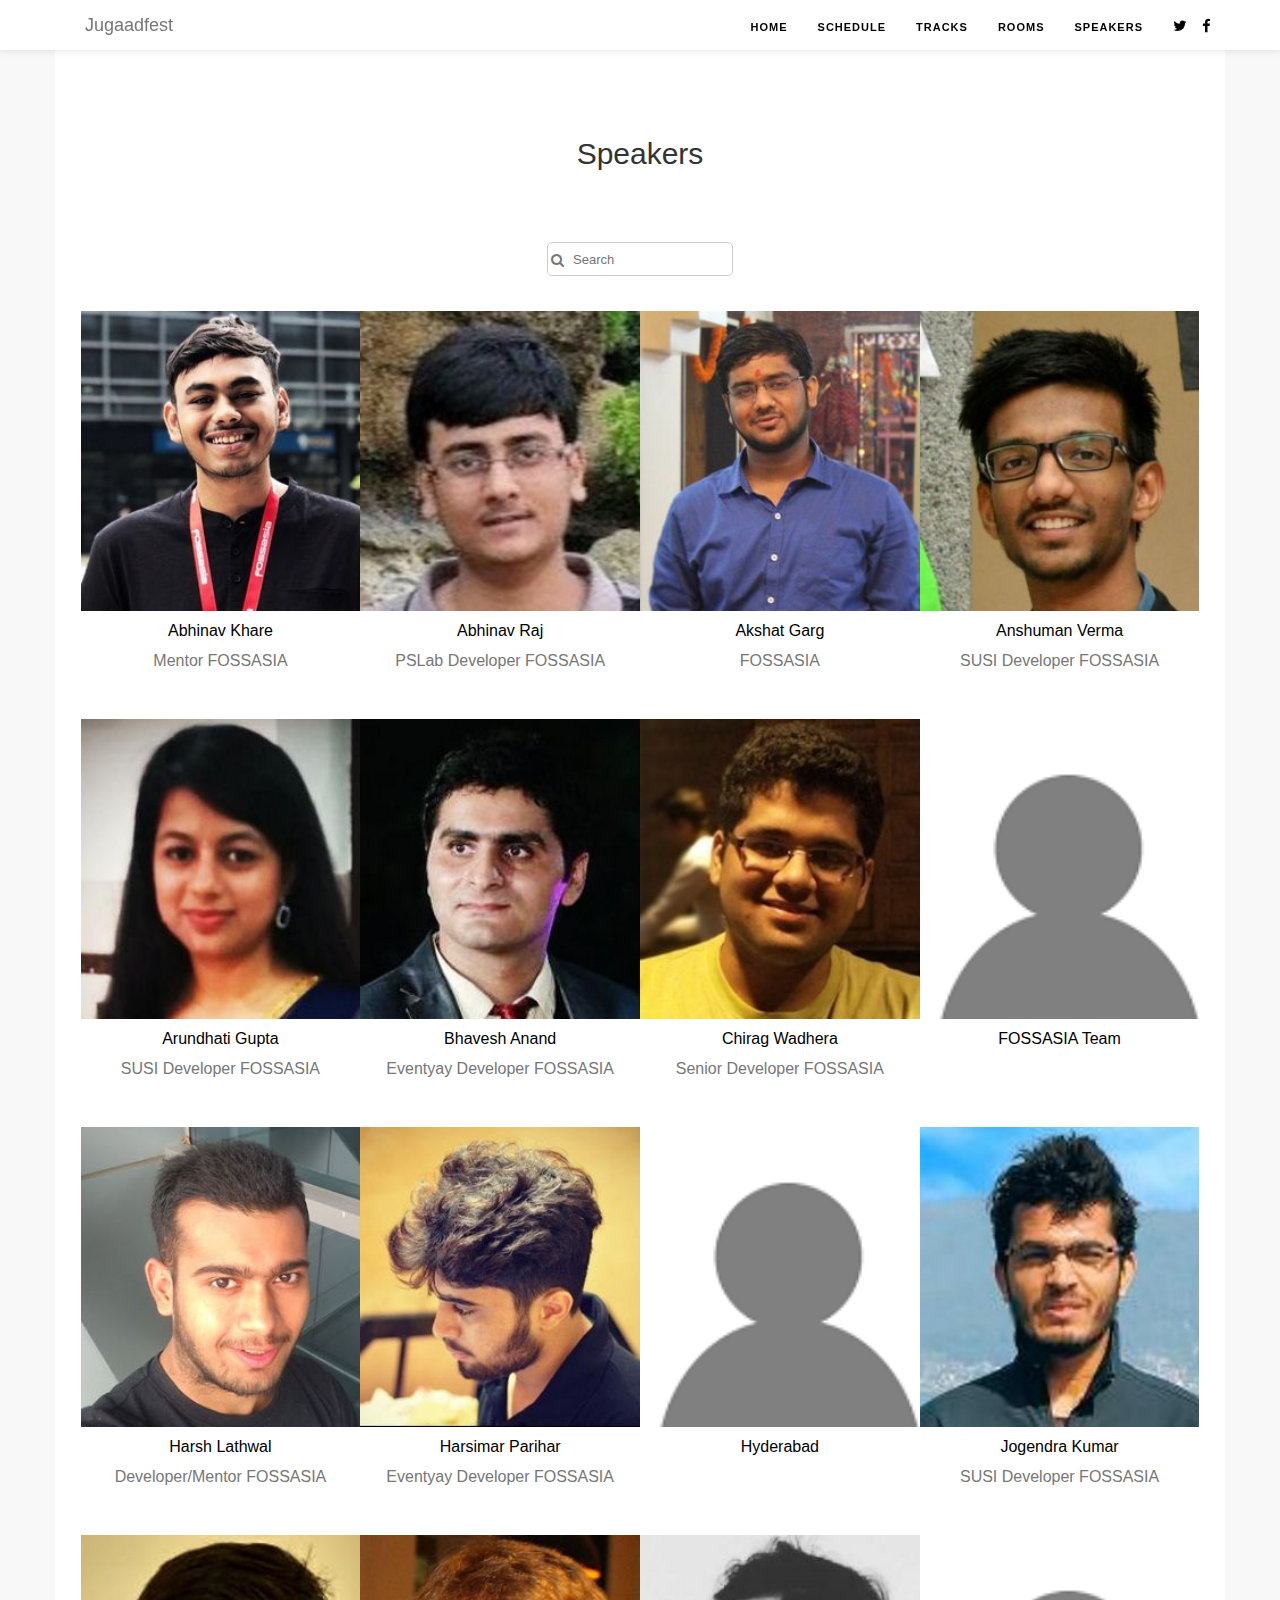
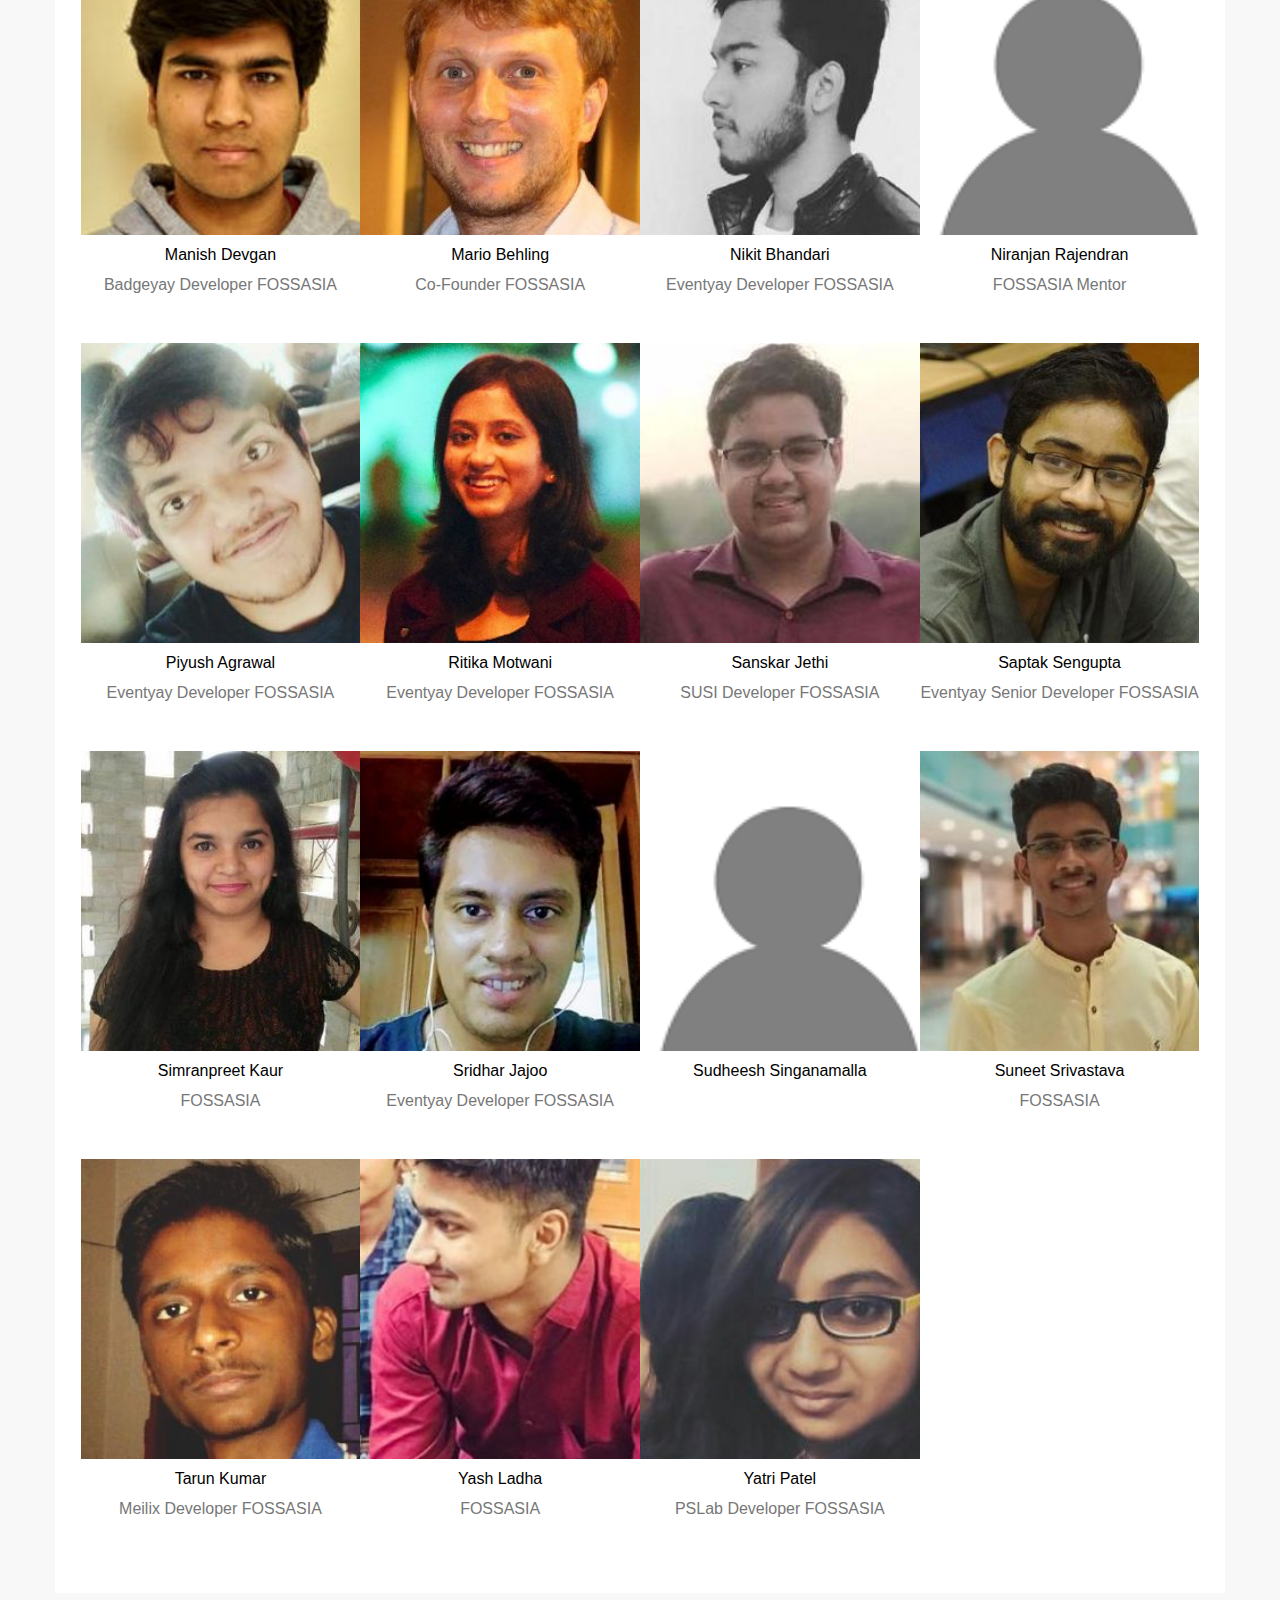
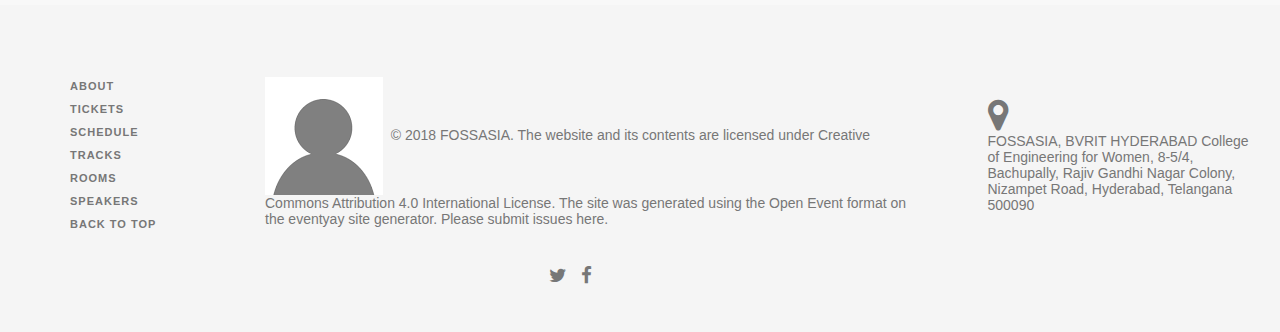
<file: speakers.html>
<!DOCTYPE html><!--
  Note to contributors: Do not submit any changes to this page, as it is generated automatically
  from https://github.com/fossasia/open-event-scraper.
--><html lang="en"><head><!-- Global site tag (gtag.js) - Google Analytics --><link rel="preload" as="script" href="./js/jquery.min.js"><link rel="preload" as="script" href="./js/bootstrap.min.js"><link rel="preload" as="script" href="./js/speakers.min.js"><link rel="preload" as="style" href="./css/schedule.css"><link rel="preload" as="style" href="./css/font-awesome.min.css"><link rel="preload" as="style" href="./css/bootstrap.min.css"><link rel="preload" as="font" href="https://fonts.googleapis.com/css?family=Open+Sans:400,600,300" crossorigin><meta charset="utf-8"><meta http-equiv="X-UA-Compatible" content="IE=edge"><meta name="viewport" content="width=device-width,initial-scale=1"><!-- The above 3 meta tags *must* come first in the head; any other head content must come *after* these tags --><meta name="description" content="Jugaadfest Schedule"><meta name="author" content="FOSSASIA"><title>Jugaadfest</title><!-- Bootstrap core CSS --><!-- Latest compiled and minified CSS --><link rel="shortcut icon" href="" type="image/x-icon"><link href="https://fonts.googleapis.com/css?family=Open+Sans:400,600,300" rel="stylesheet"><link rel="stylesheet" href="./css/font-awesome.min.css"><link rel="stylesheet" href="./css/bootstrap.min.css"><link rel="stylesheet" href="./css/schedule.css"><!-- HTML5 shim and Respond.js for IE8 support of HTML5 elements and media queries --><!--[if lt IE 9]>
      <script src="https://oss.maxcdn.com/html5shiv/3.7.2/html5shiv.min.js"></script>
      <script src="https://oss.maxcdn.com/respond/1.4.2/respond.min.js"></script>
      <![endif]--><style>.search-filter>label>.fa{position:absolute;padding-top:25px;padding-left:67px}@media only screen and (max-width:600px){.search-filter>label>.fa{position:absolute;padding-top:25px;padding-left:40px}}</style></head><body id="speaker-body"><a href="#speakers-list" class="skip">Skip to content</a> <a class="scroll" href="#" id="down-button" data-scroll-direction="0"><i class="fa fa-chevron-up" aria-hidden="true"></i> </a><a id="top"></a><!-- Fixed navbar --><header role="banner" class="navbar-fixed-top navbar-default"><div class="container"><div class="navbar-header navbar-left pull-left"><a class="navbar-brand" style="padding:px" href=".">Jugaadfest</a></div><div class="navbar-header navbar-right pull-right"><span class="pull-right dropdown"><button class="navbar-toggle" type="button" data-toggle="dropdown"><i class="fa fa-lg fa-paper-plane" aria-hidden="true"></i> <span class="caret"></span></button><ul class="dropdown-menu list-menu"><li><a href="https://twitter.com/fossasia" id="social-icons"><i class="fa fa-lg fa-twitter" aria-hidden="true" title="twitter"></i></a></li><li><a href="https://facebook.com/fossasia" id="social-icons"><i class="fa fa-lg fa-facebook" aria-hidden="true" title="facebook"></i></a></li></ul></span><button class="navbar-toggle pull-right"><a id="speakerslink" href="speakers.html">Speakers</a></button> <span class="pull-right dropdown"><button class="navbar-toggle" type="button" data-toggle="dropdown">Schedule <span class="caret"></span></button><ul class="dropdown-menu list-menu"><li><a id="schedulelink" href="schedule.html"><i class="fa fa-lg fa-calendar" aria-hidden="true"></i> Schedule</a></li><li><a id="trackslink" href="tracks.html"><i class="fa fa-lg fa-map-signs" aria-hidden="true"></i> Tracks</a></li><li><a id="roomslink" href="rooms.html"><i class="fa fa-lg fa-building" aria-hidden="true"></i> Rooms</a></li></ul></span><a id="homelink" href="index.html"><button class="navbar-toggle pull-right homelink"><i class="fa fa-lg fa-home" aria-hidden="true"></i></button></a></div><div class="hidden-lg hidden-md hidden-sm clearfix"></div><div class="side-collapse in"><nav role="navigation" class="navbar-collapse"><div class="search-container"><input id="search-box" type="text" class="search-box fossasia-filter"><label for="search-box"><span class="search-icon"><i class="fa fa-search" aria-hidden="true"></i></span></label></div><ul class="nav navbar-nav navbar-right"><li class="navlink"><a id="homelink" href="index.html">Home</a></li><li class="navlink"><a id="schedulelink" href="schedule.html">Schedule</a></li><li class="navlink"><a id="trackslink" href="tracks.html">Tracks</a></li><li class="navlink"><a id="roomslink" href="rooms.html">Rooms</a></li><li class="navlink"><a id="speakerslink" href="speakers.html">Speakers</a></li><li class="pull-left social-icons"><a href="https://twitter.com/fossasia" id="social-icons"><i class="fa fa-lg fa-twitter" aria-hidden="true" title="twitter"></i></a></li><li class="pull-left social-icons"><a href="https://facebook.com/fossasia" id="social-icons"><i class="fa fa-lg fa-facebook" aria-hidden="true" title="facebook"></i></a></li></ul></nav></div></div></header><div class="main container" id="speaker-container"><div class="row"><div class="middle col-sm-12"><h2 class="filter-heading track-heading text-center"><span>Speakers</span></h2></div></div><!-- --------------------------------------------------------------
        search-filter, search-filter-speaker and fossasia-filter
        These classes are designed for search tab.
        --------------------------------------------------------------- --><div class="row" style="margin:auto;max-width:300px"><div class="search-filter search-filter-speaker" id="speakers-list"><label for="search-input"><i class="fa fa-search" aria-hidden="true"></i></label><input class="fossasia-filter" type="text" placeholder="Search"></div></div><div class="row speakers-row"><div class="col-md-3 col-sm-6 speaker-column" id="3527"><div class="speaker"><div class="image-holder"><a class="anchor" id="abhinav-khare3527"></a> <img onerror='this.onerror=null,this.src="images/avatar.png"' data-original="images/speakers/142980fe-2616-4bd1-a219-63a2319aa1a4.jpg" class="lazy background-image" alt="Abhinav Khare"><div class="responsive-overlay"><div class="text-center preserve3d"><div class="bio vertical-align"></div><div class="social-links vertical-align"><a href="https://github.com/CosmicCoder96"><i class="icon fa fa-github"></i></a></div></div></div></div><div class="pop-box hide"><div class="arrow"><span></span></div><div class="pop-container" id="pop-speaker-name"><div class="pop"><div class="pop-header"><span class="s-popup-header-name"><strong>Abhinav Khare</strong> (Mentor FOSSASIA)</span></div><div class="pop-over row"><div id="speaker-social-icons" class="icons row"><div class="col-xs-1 col-sm-1 col-md-1"><a href="https://github.com/CosmicCoder96"><i class="fa fa-github"></i></a></div><a class="session-link clickable-link"><div class="col-xs-1 col-sm-1 col-md-1"><i class="fa fa-share"></i></div></a></div><div class="social-buttons-speaker row"><div class="fb-share facebook social-button"><i class="fa fa-facebook fa s-button" aria-hidden="true"></i></div><div class="tw-share twitter social-button"><i class="fa fa-twitter fa s-button" aria-hidden="true"></i></div><div class="go-share google social-button"><i class="fa fa-google-plus fa s-button" aria-hidden="true"></i></div><div class="li-share linkedin social-button"><i class="fa fa-linkedin fa s-button" aria-hidden="true"></i></div><div class="row social-link"><input class="speakers-inputbox" type="text" onclick="this.select()" value="base#abhinav-khare3527" readonly\></div></div></div><hr class="line"><h4 class="session-header text"><strong>Sessions</strong></h4><div class="pop-speakers"><div class="pop-over row"><div class="sessions col-xs-12 col-md-12"><h5><strong>Sun, 30th September <span id="session-location">Jugaadfest</span></strong></h5><a href="tracks.html#4802"><h4 style="background-color:#001087;color:#fff" class="sizeevent event"><span class="time-track">10:25 - 10:30&nbsp;&bull;&nbsp;</span> <span>Open Event Flask Python Server and Javascript Frontend</span></h4></a><center><h5 class="card-text"></h5></center></div></div></div></div></div></div><span class="speaker-name">Abhinav Khare</span> <span class="speaker-name org-name">Mentor FOSSASIA</span></div></div><div class="col-md-3 col-sm-6 speaker-column" id="3530"><div class="speaker"><div class="image-holder"><a class="anchor" id="abhinav-raj3530"></a> <img onerror='this.onerror=null,this.src="images/avatar.png"' data-original="images/speakers/8520a1f1-8e20-475e-905d-fe6369e4fe31.jpg" class="lazy background-image" alt="Abhinav Raj"><div class="responsive-overlay"><div class="text-center preserve3d"><div class="bio vertical-align"></div><div class="social-links vertical-align"><a href="https://github.com/abhinavraj23"><i class="icon fa fa-github"></i></a></div></div></div></div><div class="pop-box hide"><div class="arrow"><span></span></div><div class="pop-container" id="pop-speaker-name"><div class="pop"><div class="pop-header"><span class="s-popup-header-name"><strong>Abhinav Raj</strong> (PSLab Developer FOSSASIA)</span></div><div class="pop-over row"><div id="speaker-social-icons" class="icons row"><div class="col-xs-1 col-sm-1 col-md-1"><a href="https://github.com/abhinavraj23"><i class="fa fa-github"></i></a></div><a class="session-link clickable-link"><div class="col-xs-1 col-sm-1 col-md-1"><i class="fa fa-share"></i></div></a></div><div class="social-buttons-speaker row"><div class="fb-share facebook social-button"><i class="fa fa-facebook fa s-button" aria-hidden="true"></i></div><div class="tw-share twitter social-button"><i class="fa fa-twitter fa s-button" aria-hidden="true"></i></div><div class="go-share google social-button"><i class="fa fa-google-plus fa s-button" aria-hidden="true"></i></div><div class="li-share linkedin social-button"><i class="fa fa-linkedin fa s-button" aria-hidden="true"></i></div><div class="row social-link"><input class="speakers-inputbox" type="text" onclick="this.select()" value="base#abhinav-raj3530" readonly\></div></div></div><hr class="line"><h4 class="session-header text"><strong>Sessions</strong></h4><div class="pop-speakers"><div class="pop-over row"><div class="sessions col-xs-12 col-md-12"><h5><strong>Sun, 30th September <span id="session-location">Jugaadfest</span></strong></h5><a href="tracks.html#4819"><h4 style="background-color:#c62828;color:#fff" class="sizeevent event"><span class="time-track">10:45 - 10:50&nbsp;&bull;&nbsp;</span> <span>Pocket Science Lab Android App</span></h4></a><center><h5 class="card-text"></h5></center></div></div></div></div></div></div><span class="speaker-name">Abhinav Raj</span> <span class="speaker-name org-name">PSLab Developer FOSSASIA</span></div></div><div class="col-md-3 col-sm-6 speaker-column" id="3545"><div class="speaker"><div class="image-holder"><a class="anchor" id="akshat-garg3545"></a> <img onerror='this.onerror=null,this.src="images/avatar.png"' data-original="images/speakers/794f7c91-34aa-4195-901d-5ebda190b80b.jpg" class="lazy background-image" alt="Akshat Garg"><div class="responsive-overlay"><div class="text-center preserve3d"><div class="bio vertical-align"></div><div class="social-links vertical-align"><a href="https://github.com/akshatnitd"><i class="icon fa fa-github"></i></a></div></div></div></div><div class="pop-box hide"><div class="arrow"><span></span></div><div class="pop-container" id="pop-speaker-name"><div class="pop"><div class="pop-header"><span class="s-popup-header-name"><strong>Akshat Garg</strong> ( FOSSASIA)</span></div><div class="pop-over row"><div id="speaker-social-icons" class="icons row"><div class="col-xs-1 col-sm-1 col-md-1"><a href="https://github.com/akshatnitd"><i class="fa fa-github"></i></a></div><a class="session-link clickable-link"><div class="col-xs-1 col-sm-1 col-md-1"><i class="fa fa-share"></i></div></a></div><div class="social-buttons-speaker row"><div class="fb-share facebook social-button"><i class="fa fa-facebook fa s-button" aria-hidden="true"></i></div><div class="tw-share twitter social-button"><i class="fa fa-twitter fa s-button" aria-hidden="true"></i></div><div class="go-share google social-button"><i class="fa fa-google-plus fa s-button" aria-hidden="true"></i></div><div class="li-share linkedin social-button"><i class="fa fa-linkedin fa s-button" aria-hidden="true"></i></div><div class="row social-link"><input class="speakers-inputbox" type="text" onclick="this.select()" value="base#akshat-garg3545" readonly\></div></div></div><hr class="line"><h4 class="session-header text"><strong>Sessions</strong></h4><div class="pop-speakers"><div class="pop-over row"><div class="sessions col-xs-12 col-md-12"><h5><strong>Sun, 30th September <span id="session-location">Jugaadfest</span></strong></h5><a href="tracks.html#4818"><h4 style="background-color:#1471b5;color:#fff" class="sizeevent event"><span class="time-track">10:00 - 10:05&nbsp;&bull;&nbsp;</span> <span>SUSI.AI Server</span></h4></a><center><h5 class="card-text"></h5></center></div></div></div></div></div></div><span class="speaker-name">Akshat Garg</span> <span class="speaker-name org-name">FOSSASIA</span></div></div><div class="col-md-3 col-sm-6 speaker-column" id="3543"><div class="speaker"><div class="image-holder"><a class="anchor" id="anshuman-verma3543"></a> <img onerror='this.onerror=null,this.src="images/avatar.png"' data-original="images/speakers/78e138d4-b87e-4ba2-a7ff-6bb7851f3914.jpg" class="lazy background-image" alt="Anshuman Verma"><div class="responsive-overlay"><div class="text-center preserve3d"><div class="bio vertical-align"></div><div class="social-links vertical-align"><a href="https://github.com/anshumanv"><i class="icon fa fa-github"></i></a> <a href="https://twitter.com/Anshumaniac12"><i class="icon fa fa-twitter"></i></a></div></div></div></div><div class="pop-box hide"><div class="arrow"><span></span></div><div class="pop-container" id="pop-speaker-name"><div class="pop"><div class="pop-header"><span class="s-popup-header-name"><strong>Anshuman Verma</strong> (SUSI Developer FOSSASIA)</span></div><div class="pop-over row"><div id="speaker-social-icons" class="icons row"><div class="col-xs-1 col-sm-1 col-md-1"><a href="https://github.com/anshumanv"><i class="fa fa-github"></i></a></div><div class="col-xs-1 col-sm-1 col-md-1"><a href="https://twitter.com/Anshumaniac12"><i class="fa fa-twitter"></i></a></div><a class="session-link clickable-link"><div class="col-xs-1 col-sm-1 col-md-1"><i class="fa fa-share"></i></div></a></div><div class="social-buttons-speaker row"><div class="fb-share facebook social-button"><i class="fa fa-facebook fa s-button" aria-hidden="true"></i></div><div class="tw-share twitter social-button"><i class="fa fa-twitter fa s-button" aria-hidden="true"></i></div><div class="go-share google social-button"><i class="fa fa-google-plus fa s-button" aria-hidden="true"></i></div><div class="li-share linkedin social-button"><i class="fa fa-linkedin fa s-button" aria-hidden="true"></i></div><div class="row social-link"><input class="speakers-inputbox" type="text" onclick="this.select()" value="base#anshuman-verma3543" readonly\></div></div></div><hr class="line"><h4 class="session-header text"><strong>Sessions</strong></h4><div class="pop-speakers"><div class="pop-over row"><div class="sessions col-xs-12 col-md-12"><h5><strong>Sun, 30th September <span id="session-location">Jugaadfest</span></strong></h5><a href="tracks.html#4816"><h4 style="background-color:#1471b5;color:#fff" class="sizeevent event"><span class="time-track">10:05 - 10:10&nbsp;&bull;&nbsp;</span> <span>SUSI.AI Web Application</span></h4></a><center><h5 class="card-text"></h5></center></div></div></div></div></div></div><span class="speaker-name">Anshuman Verma</span> <span class="speaker-name org-name">SUSI Developer FOSSASIA</span></div></div><div class="col-md-3 col-sm-6 speaker-column" id="3544"><div class="speaker"><div class="image-holder"><a class="anchor" id="arundhati-gupta3544"></a> <img onerror='this.onerror=null,this.src="images/avatar.png"' data-original="images/speakers/e6f14d48-5ae3-4058-8bc1-a961bfcaf539.jpg" class="lazy background-image" alt="Arundhati Gupta"><div class="responsive-overlay"><div class="text-center preserve3d"><div class="bio vertical-align"></div><div class="social-links vertical-align"><a href="https://github.com/arundhati24/"><i class="icon fa fa-github"></i></a> <a href="https://twitter.com/gupta_arundhati"><i class="icon fa fa-twitter"></i></a></div></div></div></div><div class="pop-box hide"><div class="arrow"><span></span></div><div class="pop-container" id="pop-speaker-name"><div class="pop"><div class="pop-header"><span class="s-popup-header-name"><strong>Arundhati Gupta</strong> (SUSI Developer FOSSASIA)</span></div><div class="pop-over row"><div id="speaker-social-icons" class="icons row"><div class="col-xs-1 col-sm-1 col-md-1"><a href="https://github.com/arundhati24/"><i class="fa fa-github"></i></a></div><div class="col-xs-1 col-sm-1 col-md-1"><a href="https://twitter.com/gupta_arundhati"><i class="fa fa-twitter"></i></a></div><a class="session-link clickable-link"><div class="col-xs-1 col-sm-1 col-md-1"><i class="fa fa-share"></i></div></a></div><div class="social-buttons-speaker row"><div class="fb-share facebook social-button"><i class="fa fa-facebook fa s-button" aria-hidden="true"></i></div><div class="tw-share twitter social-button"><i class="fa fa-twitter fa s-button" aria-hidden="true"></i></div><div class="go-share google social-button"><i class="fa fa-google-plus fa s-button" aria-hidden="true"></i></div><div class="li-share linkedin social-button"><i class="fa fa-linkedin fa s-button" aria-hidden="true"></i></div><div class="row social-link"><input class="speakers-inputbox" type="text" onclick="this.select()" value="base#arundhati-gupta3544" readonly\></div></div></div><hr class="line"><h4 class="session-header text"><strong>Sessions</strong></h4><div class="pop-speakers"><div class="pop-over row"><div class="sessions col-xs-12 col-md-12"><h5><strong>Sun, 30th September <span id="session-location">Jugaadfest</span></strong></h5><a href="tracks.html#4817"><h4 style="background-color:#1471b5;color:#fff" class="sizeevent event"><span class="time-track">10:10 - 10:15&nbsp;&bull;&nbsp;</span> <span>SUSI.AI Mobile on Android and ioS</span></h4></a><center><h5 class="card-text"></h5></center></div></div></div></div></div></div><span class="speaker-name">Arundhati Gupta</span> <span class="speaker-name org-name">SUSI Developer FOSSASIA</span></div></div><div class="col-md-3 col-sm-6 speaker-column" id="3529"><div class="speaker"><div class="image-holder"><a class="anchor" id="bhavesh-anand3529"></a> <img onerror='this.onerror=null,this.src="images/avatar.png"' data-original="images/speakers/f3f51bbb-0120-40a0-bf92-7e998129d0c6.jpg" class="lazy background-image" alt="Bhavesh Anand"><div class="responsive-overlay"><div class="text-center preserve3d"><div class="bio vertical-align"></div><div class="social-links vertical-align"><a href="https://github.com/bhaveshAn"><i class="icon fa fa-github"></i></a> <a href="https://twitter.com/bhaveshAn_"><i class="icon fa fa-twitter"></i></a></div></div></div></div><div class="pop-box hide"><div class="arrow"><span></span></div><div class="pop-container" id="pop-speaker-name"><div class="pop"><div class="pop-header"><span class="s-popup-header-name"><strong>Bhavesh Anand</strong> (Eventyay Developer FOSSASIA)</span></div><div class="pop-over row"><div id="speaker-social-icons" class="icons row"><div class="col-xs-1 col-sm-1 col-md-1"><a href="https://github.com/bhaveshAn"><i class="fa fa-github"></i></a></div><div class="col-xs-1 col-sm-1 col-md-1"><a href="https://twitter.com/bhaveshAn_"><i class="fa fa-twitter"></i></a></div><a class="session-link clickable-link"><div class="col-xs-1 col-sm-1 col-md-1"><i class="fa fa-share"></i></div></a></div><div class="social-buttons-speaker row"><div class="fb-share facebook social-button"><i class="fa fa-facebook fa s-button" aria-hidden="true"></i></div><div class="tw-share twitter social-button"><i class="fa fa-twitter fa s-button" aria-hidden="true"></i></div><div class="go-share google social-button"><i class="fa fa-google-plus fa s-button" aria-hidden="true"></i></div><div class="li-share linkedin social-button"><i class="fa fa-linkedin fa s-button" aria-hidden="true"></i></div><div class="row social-link"><input class="speakers-inputbox" type="text" onclick="this.select()" value="base#bhavesh-anand3529" readonly\></div></div></div><hr class="line"><h4 class="session-header text"><strong>Sessions</strong></h4><div class="pop-speakers"><div class="pop-over row"><div class="sessions col-xs-12 col-md-12"><h5><strong>Sun, 30th September <span id="session-location">Jugaadfest</span></strong></h5><a href="tracks.html#4802"><h4 style="background-color:#001087;color:#fff" class="sizeevent event"><span class="time-track">10:25 - 10:30&nbsp;&bull;&nbsp;</span> <span>Open Event Flask Python Server and Javascript Frontend</span></h4></a><center><h5 class="card-text"></h5></center></div></div></div></div></div></div><span class="speaker-name">Bhavesh Anand</span> <span class="speaker-name org-name">Eventyay Developer FOSSASIA</span></div></div><div class="col-md-3 col-sm-6 speaker-column" id="3536"><div class="speaker"><div class="image-holder"><a class="anchor" id="chirag-wadhera3536"></a> <img onerror='this.onerror=null,this.src="images/avatar.png"' data-original="images/speakers/1dfd6e98-73b7-45ad-9507-6b6b9df55371.jpg" class="lazy background-image" alt="Chirag Wadhera"><div class="responsive-overlay"><div class="text-center preserve3d"><div class="bio vertical-align"></div><div class="social-links vertical-align"><a href="https://github.com/chiragw15"><i class="icon fa fa-github"></i></a> <a href="https://twitter.com/chiragw15"><i class="icon fa fa-twitter"></i></a> <a href="https://www.linkedin.com/in/chirag-wadhera-155b22106/"><i class="icon fa fa-linkedin"></i></a></div></div></div></div><div class="pop-box hide"><div class="arrow"><span></span></div><div class="pop-container" id="pop-speaker-name"><div class="pop"><div class="pop-header"><span class="s-popup-header-name"><strong>Chirag Wadhera</strong> (Senior Developer FOSSASIA)</span></div><div class="pop-over row"><div id="speaker-social-icons" class="icons row"><div class="col-xs-1 col-sm-1 col-md-1"><a href="https://github.com/chiragw15"><i class="fa fa-github"></i></a></div><div class="col-xs-1 col-sm-1 col-md-1"><a href="https://twitter.com/chiragw15"><i class="fa fa-twitter"></i></a></div><div class="col-xs-1 col-sm-1 col-md-1"><a href="https://www.linkedin.com/in/chirag-wadhera-155b22106/"><i class="fa fa-linkedin"></i></a></div><a class="session-link clickable-link"><div class="col-xs-1 col-sm-1 col-md-1"><i class="fa fa-share"></i></div></a></div><div class="social-buttons-speaker row"><div class="fb-share facebook social-button"><i class="fa fa-facebook fa s-button" aria-hidden="true"></i></div><div class="tw-share twitter social-button"><i class="fa fa-twitter fa s-button" aria-hidden="true"></i></div><div class="go-share google social-button"><i class="fa fa-google-plus fa s-button" aria-hidden="true"></i></div><div class="li-share linkedin social-button"><i class="fa fa-linkedin fa s-button" aria-hidden="true"></i></div><div class="row social-link"><input class="speakers-inputbox" type="text" onclick="this.select()" value="base#chirag-wadhera3536" readonly\></div></div></div><hr class="line"><h4 class="session-header text"><strong>Sessions</strong></h4><div class="pop-speakers"><div class="pop-over row"><div class="sessions col-xs-12 col-md-12"><h5><strong>Sun, 30th September <span id="session-location">Jugaadfest</span></strong></h5><a href="tracks.html#4817"><h4 style="background-color:#1471b5;color:#fff" class="sizeevent event"><span class="time-track">10:10 - 10:15&nbsp;&bull;&nbsp;</span> <span>SUSI.AI Mobile on Android and ioS</span></h4></a><center><h5 class="card-text"></h5></center></div></div></div></div></div></div><span class="speaker-name">Chirag Wadhera</span> <span class="speaker-name org-name">Senior Developer FOSSASIA</span></div></div><div class="col-md-3 col-sm-6 speaker-column" id="3553"><div class="speaker"><div class="image-holder"><a class="anchor" id="fossasia-team3553"></a> <img class="background-image" alt="FOSSASIA Team" src="images/avatar.png"><div class="responsive-overlay"><div class="text-center preserve3d"><div class="bio vertical-align"></div><div class="social-links vertical-align"></div></div></div></div><div class="pop-box hide"><div class="arrow"><span></span></div><div class="pop-container" id="pop-speaker-name"><div class="pop"><div class="pop-header"><span class="s-popup-header-name"><strong>FOSSASIA Team</strong></span></div><div class="pop-over row"><div id="speaker-social-icons" class="icons row"><a class="session-link clickable-link"><div class="col-xs-1 col-sm-1 col-md-1"><i class="fa fa-share"></i></div></a></div><div class="social-buttons-speaker row"><div class="fb-share facebook social-button"><i class="fa fa-facebook fa s-button" aria-hidden="true"></i></div><div class="tw-share twitter social-button"><i class="fa fa-twitter fa s-button" aria-hidden="true"></i></div><div class="go-share google social-button"><i class="fa fa-google-plus fa s-button" aria-hidden="true"></i></div><div class="li-share linkedin social-button"><i class="fa fa-linkedin fa s-button" aria-hidden="true"></i></div><div class="row social-link"><input class="speakers-inputbox" type="text" onclick="this.select()" value="base#fossasia-team3553" readonly\></div></div></div><hr class="line"><h4 class="session-header text"><strong>Sessions</strong></h4><div class="pop-speakers"><div class="pop-over row"><div class="sessions col-xs-12 col-md-12"><h5><strong>Sun, 30th September <span id="session-location">Jugaadfest</span></strong></h5><a href="tracks.html#4801"><h4 style="background-color:#666c6c;color:#fff" class="sizeevent event"><span class="time-track">08:30 - 09:30&nbsp;&bull;&nbsp;</span> <span>Registration and Breakfast Snacks</span></h4></a><h5><strong>Sun, 30th September <span id="session-location">Jugaadfest</span></strong></h5><a href="tracks.html#4820"><h4 style="background-color:#666c6c;color:#fff" class="sizeevent event"><span class="time-track">12:30 - 13:30&nbsp;&bull;&nbsp;</span> <span>Lunch Break</span></h4></a><h5><strong>Sun, 30th September <span id="session-location">Jugaadfest</span></strong></h5><a href="tracks.html#4811"><h4 style="background-color:#666c6c;color:#fff" class="sizeevent event"><span class="time-track">19:30 - 21:30&nbsp;&bull;&nbsp;</span> <span>Social Dinner</span></h4></a><center><h5 class="card-text"></h5></center></div></div></div></div></div></div><span class="speaker-name">FOSSASIA Team</span> <span class="speaker-name org-name"></span></div></div><div class="col-md-3 col-sm-6 speaker-column" id="3534"><div class="speaker"><div class="image-holder"><a class="anchor" id="harsh-lathwal3534"></a> <img onerror='this.onerror=null,this.src="images/avatar.png"' data-original="images/speakers/53bf291f-5d37-4c1a-9277-5fb454e4ac8c.jpg" class="lazy background-image" alt="Harsh Lathwal"><div class="responsive-overlay"><div class="text-center preserve3d"><div class="bio vertical-align"></div><div class="social-links vertical-align"><a href="https://github.com/xeon-zolt"><i class="icon fa fa-github"></i></a> <a href="https://twitter.com/Xeon_Zolt"><i class="icon fa fa-twitter"></i></a> <a href="https://www.linkedin.com/in/harsh-lathwal/"><i class="icon fa fa-linkedin"></i></a></div></div></div></div><div class="pop-box hide"><div class="arrow"><span></span></div><div class="pop-container" id="pop-speaker-name"><div class="pop"><div class="pop-header"><span class="s-popup-header-name"><strong>Harsh Lathwal</strong> (Developer/Mentor FOSSASIA)</span></div><div class="pop-over row"><div id="speaker-social-icons" class="icons row"><div class="col-xs-1 col-sm-1 col-md-1"><a href="https://github.com/xeon-zolt"><i class="fa fa-github"></i></a></div><div class="col-xs-1 col-sm-1 col-md-1"><a href="https://twitter.com/Xeon_Zolt"><i class="fa fa-twitter"></i></a></div><div class="col-xs-1 col-sm-1 col-md-1"><a href="https://www.linkedin.com/in/harsh-lathwal/"><i class="fa fa-linkedin"></i></a></div><a class="session-link clickable-link"><div class="col-xs-1 col-sm-1 col-md-1"><i class="fa fa-share"></i></div></a></div><div class="social-buttons-speaker row"><div class="fb-share facebook social-button"><i class="fa fa-facebook fa s-button" aria-hidden="true"></i></div><div class="tw-share twitter social-button"><i class="fa fa-twitter fa s-button" aria-hidden="true"></i></div><div class="go-share google social-button"><i class="fa fa-google-plus fa s-button" aria-hidden="true"></i></div><div class="li-share linkedin social-button"><i class="fa fa-linkedin fa s-button" aria-hidden="true"></i></div><div class="row social-link"><input class="speakers-inputbox" type="text" onclick="this.select()" value="base#harsh-lathwal3534" readonly\></div></div></div><hr class="line"><h4 class="session-header text"><strong>Sessions</strong></h4><div class="pop-speakers"><div class="pop-over row"><div class="sessions col-xs-12 col-md-12"><h5><strong>Sun, 30th September <span id="session-location">Jugaadfest</span></strong></h5><a href="tracks.html#4808"><h4 style="background-color:#3a9a1a;color:#fff" class="sizeevent event"><span class="time-track">10:40 - 10:45&nbsp;&bull;&nbsp;</span> <span>Meilix Linux</span></h4></a><center><h5 class="card-text"></h5></center></div></div></div></div></div></div><span class="speaker-name">Harsh Lathwal</span> <span class="speaker-name org-name">Developer/Mentor FOSSASIA</span></div></div><div class="col-md-3 col-sm-6 speaker-column" id="3532"><div class="speaker"><div class="image-holder"><a class="anchor" id="harsimar-parihar3532"></a> <img onerror='this.onerror=null,this.src="images/avatar.png"' data-original="images/speakers/bfa381cf-cd3a-4ff2-b5a5-b04e070f1c6b.jpg" class="lazy background-image" alt="Harsimar Parihar"><div class="responsive-overlay"><div class="text-center preserve3d"><div class="bio vertical-align"></div><div class="social-links vertical-align"><a href="https://github.com/simarsingh24"><i class="icon fa fa-github"></i></a> <a href="https://twitter.com/harsimarsingh24"><i class="icon fa fa-twitter"></i></a></div></div></div></div><div class="pop-box hide"><div class="arrow"><span></span></div><div class="pop-container" id="pop-speaker-name"><div class="pop"><div class="pop-header"><span class="s-popup-header-name"><strong>Harsimar Parihar</strong> (Eventyay Developer FOSSASIA)</span></div><div class="pop-over row"><div id="speaker-social-icons" class="icons row"><div class="col-xs-1 col-sm-1 col-md-1"><a href="https://github.com/simarsingh24"><i class="fa fa-github"></i></a></div><div class="col-xs-1 col-sm-1 col-md-1"><a href="https://twitter.com/harsimarsingh24"><i class="fa fa-twitter"></i></a></div><a class="session-link clickable-link"><div class="col-xs-1 col-sm-1 col-md-1"><i class="fa fa-share"></i></div></a></div><div class="social-buttons-speaker row"><div class="fb-share facebook social-button"><i class="fa fa-facebook fa s-button" aria-hidden="true"></i></div><div class="tw-share twitter social-button"><i class="fa fa-twitter fa s-button" aria-hidden="true"></i></div><div class="go-share google social-button"><i class="fa fa-google-plus fa s-button" aria-hidden="true"></i></div><div class="li-share linkedin social-button"><i class="fa fa-linkedin fa s-button" aria-hidden="true"></i></div><div class="row social-link"><input class="speakers-inputbox" type="text" onclick="this.select()" value="base#harsimar-parihar3532" readonly\></div></div></div><hr class="line"><h4 class="session-header text"><strong>Sessions</strong></h4><div class="pop-speakers"><div class="pop-over row"><div class="sessions col-xs-12 col-md-12"><h5><strong>Sun, 30th September <span id="session-location">Jugaadfest</span></strong></h5><a href="tracks.html#4805"><h4 style="background-color:#001087;color:#fff" class="sizeevent event"><span class="time-track">10:30 - 10:35&nbsp;&bull;&nbsp;</span> <span>Open Event Attendee App on Android and iOS</span></h4></a><center><h5 class="card-text"></h5></center></div></div></div></div></div></div><span class="speaker-name">Harsimar Parihar</span> <span class="speaker-name org-name">Eventyay Developer FOSSASIA</span></div></div><div class="col-md-3 col-sm-6 speaker-column" id="3549"><div class="speaker"><div class="image-holder"><a class="anchor" id="hyderabad3549"></a> <img class="background-image" alt="Hyderabad" src="images/avatar.png"><div class="responsive-overlay"><div class="text-center preserve3d"><div class="bio vertical-align"></div><div class="social-links vertical-align"></div></div></div></div><div class="pop-box hide"><div class="arrow"><span></span></div><div class="pop-container" id="pop-speaker-name"><div class="pop"><div class="pop-header"><span class="s-popup-header-name"><strong>Hyderabad</strong></span></div><div class="pop-over row"><div id="speaker-social-icons" class="icons row"><a class="session-link clickable-link"><div class="col-xs-1 col-sm-1 col-md-1"><i class="fa fa-share"></i></div></a></div><div class="social-buttons-speaker row"><div class="fb-share facebook social-button"><i class="fa fa-facebook fa s-button" aria-hidden="true"></i></div><div class="tw-share twitter social-button"><i class="fa fa-twitter fa s-button" aria-hidden="true"></i></div><div class="go-share google social-button"><i class="fa fa-google-plus fa s-button" aria-hidden="true"></i></div><div class="li-share linkedin social-button"><i class="fa fa-linkedin fa s-button" aria-hidden="true"></i></div><div class="row social-link"><input class="speakers-inputbox" type="text" onclick="this.select()" value="base#hyderabad3549" readonly\></div></div></div><hr class="line"><h4 class="session-header text"><strong>Sessions</strong></h4><div class="pop-speakers"><div class="pop-over row"><div class="sessions col-xs-12 col-md-12"><h5><strong>Sun, 30th September <span id="session-location">Jugaadfest</span></strong></h5><a href="tracks.html#4822"><h4 style="background-color:#ffd600;color:#000" class="sizeevent event"><span class="time-track">09:40 - 09:45&nbsp;&bull;&nbsp;</span> <span>Welcome in BVRIT Hyderabad</span></h4></a><center><h5 class="card-text"></h5></center></div></div></div></div></div></div><span class="speaker-name">Hyderabad</span> <span class="speaker-name org-name"></span></div></div><div class="col-md-3 col-sm-6 speaker-column" id="3540"><div class="speaker"><div class="image-holder"><a class="anchor" id="jogendra-kumar3540"></a> <img onerror='this.onerror=null,this.src="images/avatar.png"' data-original="images/speakers/84887cdc-f070-478b-bea6-d014f384b5a2.jpg" class="lazy background-image" alt="Jogendra Kumar"><div class="responsive-overlay"><div class="text-center preserve3d"><div class="bio vertical-align"></div><div class="social-links vertical-align"><a href="https://github.com/imjog"><i class="icon fa fa-github"></i></a> <a href="https://twitter.com/imjog24"><i class="icon fa fa-twitter"></i></a></div></div></div></div><div class="pop-box hide"><div class="arrow"><span></span></div><div class="pop-container" id="pop-speaker-name"><div class="pop"><div class="pop-header"><span class="s-popup-header-name"><strong>Jogendra Kumar</strong> (SUSI Developer FOSSASIA)</span></div><div class="pop-over row"><div id="speaker-social-icons" class="icons row"><div class="col-xs-1 col-sm-1 col-md-1"><a href="https://github.com/imjog"><i class="fa fa-github"></i></a></div><div class="col-xs-1 col-sm-1 col-md-1"><a href="https://twitter.com/imjog24"><i class="fa fa-twitter"></i></a></div><a class="session-link clickable-link"><div class="col-xs-1 col-sm-1 col-md-1"><i class="fa fa-share"></i></div></a></div><div class="social-buttons-speaker row"><div class="fb-share facebook social-button"><i class="fa fa-facebook fa s-button" aria-hidden="true"></i></div><div class="tw-share twitter social-button"><i class="fa fa-twitter fa s-button" aria-hidden="true"></i></div><div class="go-share google social-button"><i class="fa fa-google-plus fa s-button" aria-hidden="true"></i></div><div class="li-share linkedin social-button"><i class="fa fa-linkedin fa s-button" aria-hidden="true"></i></div><div class="row social-link"><input class="speakers-inputbox" type="text" onclick="this.select()" value="base#jogendra-kumar3540" readonly\></div></div></div><hr class="line"><h4 class="session-header text"><strong>Sessions</strong></h4><div class="pop-speakers"><div class="pop-over row"><div class="sessions col-xs-12 col-md-12"><h5><strong>Sun, 30th September <span id="session-location">Jugaadfest</span></strong></h5><a href="tracks.html#4817"><h4 style="background-color:#1471b5;color:#fff" class="sizeevent event"><span class="time-track">10:10 - 10:15&nbsp;&bull;&nbsp;</span> <span>SUSI.AI Mobile on Android and ioS</span></h4></a><center><h5 class="card-text"></h5></center></div></div></div></div></div></div><span class="speaker-name">Jogendra Kumar</span> <span class="speaker-name org-name">SUSI Developer FOSSASIA</span></div></div><div class="col-md-3 col-sm-6 speaker-column" id="3541"><div class="speaker"><div class="image-holder"><a class="anchor" id="manish-devgan3541"></a> <img onerror='this.onerror=null,this.src="images/avatar.png"' data-original="images/speakers/b718c339-84e2-4cb6-a9d9-2720c607f2ec.jpg" class="lazy background-image" alt="Manish Devgan"><div class="responsive-overlay"><div class="text-center preserve3d"><div class="bio vertical-align"></div><div class="social-links vertical-align"><a href="https://github.com/gabru-md"><i class="icon fa fa-github"></i></a> <a href="https://twitter.com/gabru_md"><i class="icon fa fa-twitter"></i></a> <a href="https://www.linkedin.com/in/manish-devgan-468179137/"><i class="icon fa fa-linkedin"></i></a></div></div></div></div><div class="pop-box hide"><div class="arrow"><span></span></div><div class="pop-container" id="pop-speaker-name"><div class="pop"><div class="pop-header"><span class="s-popup-header-name"><strong>Manish Devgan</strong> (Badgeyay Developer FOSSASIA)</span></div><div class="pop-over row"><div id="speaker-social-icons" class="icons row"><div class="col-xs-1 col-sm-1 col-md-1"><a href="https://github.com/gabru-md"><i class="fa fa-github"></i></a></div><div class="col-xs-1 col-sm-1 col-md-1"><a href="https://twitter.com/gabru_md"><i class="fa fa-twitter"></i></a></div><div class="col-xs-1 col-sm-1 col-md-1"><a href="https://www.linkedin.com/in/manish-devgan-468179137/"><i class="fa fa-linkedin"></i></a></div><a class="session-link clickable-link"><div class="col-xs-1 col-sm-1 col-md-1"><i class="fa fa-share"></i></div></a></div><div class="social-buttons-speaker row"><div class="fb-share facebook social-button"><i class="fa fa-facebook fa s-button" aria-hidden="true"></i></div><div class="tw-share twitter social-button"><i class="fa fa-twitter fa s-button" aria-hidden="true"></i></div><div class="go-share google social-button"><i class="fa fa-google-plus fa s-button" aria-hidden="true"></i></div><div class="li-share linkedin social-button"><i class="fa fa-linkedin fa s-button" aria-hidden="true"></i></div><div class="row social-link"><input class="speakers-inputbox" type="text" onclick="this.select()" value="base#manish-devgan3541" readonly\></div></div></div><hr class="line"><h4 class="session-header text"><strong>Sessions</strong></h4><div class="pop-speakers"><div class="pop-over row"><div class="sessions col-xs-12 col-md-12"><h5><strong>Sun, 30th September <span id="session-location">Jugaadfest</span></strong></h5><a href="tracks.html#4810"><h4 style="background-color:#ae4a0e;color:#fff" class="sizeevent event"><span class="time-track">10:50 - 10:55&nbsp;&bull;&nbsp;</span> <span>Badgeyay</span></h4></a><center><h5 class="card-text"></h5></center></div></div></div></div></div></div><span class="speaker-name">Manish Devgan</span> <span class="speaker-name org-name">Badgeyay Developer FOSSASIA</span></div></div><div class="col-md-3 col-sm-6 speaker-column" id="3526"><div class="speaker"><div class="image-holder"><a class="anchor" id="mario-behling3526"></a> <img onerror='this.onerror=null,this.src="images/avatar.png"' data-original="images/speakers/12a2eb49-f472-47a9-84c7-7406496340e4.jpg" class="lazy background-image" alt="Mario Behling"><div class="responsive-overlay"><div class="text-center preserve3d"><div class="bio vertical-align"></div><div class="social-links vertical-align"><a href="https://github.com/mariobehling"><i class="icon fa fa-github"></i></a> <a href="https://twitter.com/mariobehling"><i class="icon fa fa-twitter"></i></a> <a href="https://www.linkedin.com/in/mariobehling"><i class="icon fa fa-linkedin"></i></a></div></div></div></div><div class="pop-box hide"><div class="arrow"><span></span></div><div class="pop-container" id="pop-speaker-name"><div class="pop"><div class="pop-header"><span class="s-popup-header-name"><strong>Mario Behling</strong> (Co-Founder FOSSASIA)</span></div><div class="pop-over row"><span style="">Mario</span><span style=""> Behling is the Co-Founder of FOSSASIA and CEO of OpnTec. He is a technologist with 15 years of experience in leading international development teams in Europe, Asia and India. He helped to get FOSSASIA started and advises Open Source Neurotech projects in Germany. </span><span style="">Mario</span><span style=""> also designed and build a seven storey eco-hotel in Vietnam and setup mesh networks in Afghan schools.</span><div id="speaker-social-icons" class="icons row"><div class="col-xs-1 col-sm-1 col-md-1"><a href="https://github.com/mariobehling"><i class="fa fa-github"></i></a></div><div class="col-xs-1 col-sm-1 col-md-1"><a href="https://twitter.com/mariobehling"><i class="fa fa-twitter"></i></a></div><div class="col-xs-1 col-sm-1 col-md-1"><a href="https://www.linkedin.com/in/mariobehling"><i class="fa fa-linkedin"></i></a></div><a class="session-link clickable-link"><div class="col-xs-1 col-sm-1 col-md-1"><i class="fa fa-share"></i></div></a></div><div class="social-buttons-speaker row"><div class="fb-share facebook social-button"><i class="fa fa-facebook fa s-button" aria-hidden="true"></i></div><div class="tw-share twitter social-button"><i class="fa fa-twitter fa s-button" aria-hidden="true"></i></div><div class="go-share google social-button"><i class="fa fa-google-plus fa s-button" aria-hidden="true"></i></div><div class="li-share linkedin social-button"><i class="fa fa-linkedin fa s-button" aria-hidden="true"></i></div><div class="row social-link"><input class="speakers-inputbox" type="text" onclick="this.select()" value="base#mario-behling3526" readonly\></div></div></div><hr class="line"><h4 class="session-header text"><strong>Sessions</strong></h4><div class="pop-speakers"><div class="pop-over row"><div class="sessions col-xs-12 col-md-12"><h5><strong>Sun, 30th September <span id="session-location">Jugaadfest</span></strong></h5><a href="tracks.html#4799"><h4 style="background-color:#ffd600;color:#000" class="sizeevent event"><span class="time-track">09:30 - 09:40&nbsp;&bull;&nbsp;</span> <span>FOSSASIA Jugaadfest</span></h4></a><h5><strong>Sun, 30th September <span id="session-location">Jugaadfest</span></strong></h5><a href="tracks.html#4806"><h4 style="background-color:#ffd600;color:#000" class="sizeevent event"><span class="time-track">11:00 - 12:30&nbsp;&bull;&nbsp;</span> <span>Jugaad Participation at Project Tables</span></h4></a><h5><strong>Sun, 30th September <span id="session-location">Jugaadfest</span></strong></h5><a href="tracks.html#4809"><h4 style="background-color:#ffd600;color:#000" class="sizeevent event"><span class="time-track">13:30 - 16:00&nbsp;&bull;&nbsp;</span> <span>Jugaad Participation at Project Tables</span></h4></a><h5><strong>Sun, 30th September <span id="session-location">Jugaadfest</span></strong></h5><a href="tracks.html#4807"><h4 style="background-color:#ffd600;color:#000" class="sizeevent event"><span class="time-track">16:30 - 17:00&nbsp;&bull;&nbsp;</span> <span>What's Next?</span></h4></a><center><h5 class="card-text"></h5></center></div></div></div></div></div></div><span class="speaker-name">Mario Behling</span> <span class="speaker-name org-name">Co-Founder FOSSASIA</span></div></div><div class="col-md-3 col-sm-6 speaker-column" id="3533"><div class="speaker"><div class="image-holder"><a class="anchor" id="nikit-bhandari3533"></a> <img onerror='this.onerror=null,this.src="images/avatar.png"' data-original="images/speakers/26cc8872-d644-456a-8433-d4cda6d469be.jpg" class="lazy background-image" alt="Nikit Bhandari"><div class="responsive-overlay"><div class="text-center preserve3d"><div class="bio vertical-align"></div><div class="social-links vertical-align"><a href="https://github.com/nikit19"><i class="icon fa fa-github"></i></a> <a href="https://twitter.com/NikitBhandari"><i class="icon fa fa-twitter"></i></a> <a href="https://www.linkedin.com/in/nikit-bhandari/"><i class="icon fa fa-linkedin"></i></a></div></div></div></div><div class="pop-box hide"><div class="arrow"><span></span></div><div class="pop-container" id="pop-speaker-name"><div class="pop"><div class="pop-header"><span class="s-popup-header-name"><strong>Nikit Bhandari</strong> (Eventyay Developer FOSSASIA)</span></div><div class="pop-over row"><div id="speaker-social-icons" class="icons row"><div class="col-xs-1 col-sm-1 col-md-1"><a href="https://github.com/nikit19"><i class="fa fa-github"></i></a></div><div class="col-xs-1 col-sm-1 col-md-1"><a href="https://twitter.com/NikitBhandari"><i class="fa fa-twitter"></i></a></div><div class="col-xs-1 col-sm-1 col-md-1"><a href="https://www.linkedin.com/in/nikit-bhandari/"><i class="fa fa-linkedin"></i></a></div><a class="session-link clickable-link"><div class="col-xs-1 col-sm-1 col-md-1"><i class="fa fa-share"></i></div></a></div><div class="social-buttons-speaker row"><div class="fb-share facebook social-button"><i class="fa fa-facebook fa s-button" aria-hidden="true"></i></div><div class="tw-share twitter social-button"><i class="fa fa-twitter fa s-button" aria-hidden="true"></i></div><div class="go-share google social-button"><i class="fa fa-google-plus fa s-button" aria-hidden="true"></i></div><div class="li-share linkedin social-button"><i class="fa fa-linkedin fa s-button" aria-hidden="true"></i></div><div class="row social-link"><input class="speakers-inputbox" type="text" onclick="this.select()" value="base#nikit-bhandari3533" readonly\></div></div></div><hr class="line"><h4 class="session-header text"><strong>Sessions</strong></h4><div class="pop-speakers"><div class="pop-over row"><div class="sessions col-xs-12 col-md-12"><h5><strong>Sun, 30th September <span id="session-location">Jugaadfest</span></strong></h5><a href="tracks.html#4805"><h4 style="background-color:#001087;color:#fff" class="sizeevent event"><span class="time-track">10:30 - 10:35&nbsp;&bull;&nbsp;</span> <span>Open Event Attendee App on Android and iOS</span></h4></a><center><h5 class="card-text"></h5></center></div></div></div></div></div></div><span class="speaker-name">Nikit Bhandari</span> <span class="speaker-name org-name">Eventyay Developer FOSSASIA</span></div></div><div class="col-md-3 col-sm-6 speaker-column" id="3552"><div class="speaker"><div class="image-holder"><a class="anchor" id="niranjan-rajendran3552"></a> <img class="background-image" alt="Niranjan Rajendran" src="images/avatar.png"><div class="responsive-overlay"><div class="text-center preserve3d"><div class="bio vertical-align"></div><div class="social-links vertical-align"></div></div></div></div><div class="pop-box hide"><div class="arrow"><span></span></div><div class="pop-container" id="pop-speaker-name"><div class="pop"><div class="pop-header"><span class="s-popup-header-name"><strong>Niranjan Rajendran</strong> ( FOSSASIA Mentor)</span></div><div class="pop-over row"><div id="speaker-social-icons" class="icons row"><a class="session-link clickable-link"><div class="col-xs-1 col-sm-1 col-md-1"><i class="fa fa-share"></i></div></a></div><div class="social-buttons-speaker row"><div class="fb-share facebook social-button"><i class="fa fa-facebook fa s-button" aria-hidden="true"></i></div><div class="tw-share twitter social-button"><i class="fa fa-twitter fa s-button" aria-hidden="true"></i></div><div class="go-share google social-button"><i class="fa fa-google-plus fa s-button" aria-hidden="true"></i></div><div class="li-share linkedin social-button"><i class="fa fa-linkedin fa s-button" aria-hidden="true"></i></div><div class="row social-link"><input class="speakers-inputbox" type="text" onclick="this.select()" value="base#niranjan-rajendran3552" readonly\></div></div></div><hr class="line"><h4 class="session-header text"><strong>Sessions</strong></h4><div class="pop-speakers"><div class="pop-over row"><div class="sessions col-xs-12 col-md-12"><h5><strong>Sun, 30th September <span id="session-location">Jugaadfest</span></strong></h5><a href="tracks.html#4824"><h4 style="background-color:#ffd600;color:#000" class="sizeevent event"><span class="time-track">16:00 - 16:15&nbsp;&bull;&nbsp;</span> <span>How to Collaborate in International Open Source Projects and Global Enterprises Using Best Practices</span></h4></a><center><h5 class="card-text"></h5></center></div></div></div></div></div></div><span class="speaker-name">Niranjan Rajendran</span> <span class="speaker-name org-name">FOSSASIA Mentor</span></div></div><div class="col-md-3 col-sm-6 speaker-column" id="3538"><div class="speaker"><div class="image-holder"><a class="anchor" id="piyush-agrawal3538"></a> <img onerror='this.onerror=null,this.src="images/avatar.png"' data-original="images/speakers/4a79284b-a7a0-4201-b82a-8c89e33f1c13.jpg" class="lazy background-image" alt="Piyush Agrawal"><div class="responsive-overlay"><div class="text-center preserve3d"><div class="bio vertical-align"></div><div class="social-links vertical-align"><a href="https://github.com/poush"><i class="icon fa fa-github"></i></a></div></div></div></div><div class="pop-box hide"><div class="arrow"><span></span></div><div class="pop-container" id="pop-speaker-name"><div class="pop"><div class="pop-header"><span class="s-popup-header-name"><strong>Piyush Agrawal</strong> (Eventyay Developer FOSSASIA)</span></div><div class="pop-over row"><div id="speaker-social-icons" class="icons row"><div class="col-xs-1 col-sm-1 col-md-1"><a href="https://github.com/poush"><i class="fa fa-github"></i></a></div><a class="session-link clickable-link"><div class="col-xs-1 col-sm-1 col-md-1"><i class="fa fa-share"></i></div></a></div><div class="social-buttons-speaker row"><div class="fb-share facebook social-button"><i class="fa fa-facebook fa s-button" aria-hidden="true"></i></div><div class="tw-share twitter social-button"><i class="fa fa-twitter fa s-button" aria-hidden="true"></i></div><div class="go-share google social-button"><i class="fa fa-google-plus fa s-button" aria-hidden="true"></i></div><div class="li-share linkedin social-button"><i class="fa fa-linkedin fa s-button" aria-hidden="true"></i></div><div class="row social-link"><input class="speakers-inputbox" type="text" onclick="this.select()" value="base#piyush-agrawal3538" readonly\></div></div></div><hr class="line"><h4 class="session-header text"><strong>Sessions</strong></h4><div class="pop-speakers"><div class="pop-over row"><div class="sessions col-xs-12 col-md-12"><h5><strong>Sun, 30th September <span id="session-location">Jugaadfest</span></strong></h5><a href="tracks.html#4802"><h4 style="background-color:#001087;color:#fff" class="sizeevent event"><span class="time-track">10:25 - 10:30&nbsp;&bull;&nbsp;</span> <span>Open Event Flask Python Server and Javascript Frontend</span></h4></a><center><h5 class="card-text"></h5></center></div></div></div></div></div></div><span class="speaker-name">Piyush Agrawal</span> <span class="speaker-name org-name">Eventyay Developer FOSSASIA</span></div></div><div class="col-md-3 col-sm-6 speaker-column" id="3528"><div class="speaker"><div class="image-holder"><a class="anchor" id="ritika-motwani3528"></a> <img onerror='this.onerror=null,this.src="images/avatar.png"' data-original="images/speakers/cc0e7bc7-0227-4eb7-8f21-de1983074202.jpg" class="lazy background-image" alt="Ritika Motwani"><div class="responsive-overlay"><div class="text-center preserve3d"><div class="bio vertical-align"></div><div class="social-links vertical-align"><a href="https://github.com/ritikamotwani/"><i class="icon fa fa-github"></i></a> <a href="https://twitter.com/Ritika_Motwani"><i class="icon fa fa-twitter"></i></a></div></div></div></div><div class="pop-box hide"><div class="arrow"><span></span></div><div class="pop-container" id="pop-speaker-name"><div class="pop"><div class="pop-header"><span class="s-popup-header-name"><strong>Ritika Motwani</strong> (Eventyay Developer FOSSASIA)</span></div><div class="pop-over row"><div id="speaker-social-icons" class="icons row"><div class="col-xs-1 col-sm-1 col-md-1"><a href="https://github.com/ritikamotwani/"><i class="fa fa-github"></i></a></div><div class="col-xs-1 col-sm-1 col-md-1"><a href="https://twitter.com/Ritika_Motwani"><i class="fa fa-twitter"></i></a></div><a class="session-link clickable-link"><div class="col-xs-1 col-sm-1 col-md-1"><i class="fa fa-share"></i></div></a></div><div class="social-buttons-speaker row"><div class="fb-share facebook social-button"><i class="fa fa-facebook fa s-button" aria-hidden="true"></i></div><div class="tw-share twitter social-button"><i class="fa fa-twitter fa s-button" aria-hidden="true"></i></div><div class="go-share google social-button"><i class="fa fa-google-plus fa s-button" aria-hidden="true"></i></div><div class="li-share linkedin social-button"><i class="fa fa-linkedin fa s-button" aria-hidden="true"></i></div><div class="row social-link"><input class="speakers-inputbox" type="text" onclick="this.select()" value="base#ritika-motwani3528" readonly\></div></div></div><hr class="line"><h4 class="session-header text"><strong>Sessions</strong></h4><div class="pop-speakers"><div class="pop-over row"><div class="sessions col-xs-12 col-md-12"><h5><strong>Sun, 30th September <span id="session-location">Jugaadfest</span></strong></h5><a href="tracks.html#4802"><h4 style="background-color:#001087;color:#fff" class="sizeevent event"><span class="time-track">10:25 - 10:30&nbsp;&bull;&nbsp;</span> <span>Open Event Flask Python Server and Javascript Frontend</span></h4></a><center><h5 class="card-text"></h5></center></div></div></div></div></div></div><span class="speaker-name">Ritika Motwani</span> <span class="speaker-name org-name">Eventyay Developer FOSSASIA</span></div></div><div class="col-md-3 col-sm-6 speaker-column" id="3539"><div class="speaker"><div class="image-holder"><a class="anchor" id="sanskar-jethi3539"></a> <img onerror='this.onerror=null,this.src="images/avatar.png"' data-original="images/speakers/6d9251df-22d5-443a-b3e4-3557984455bd.jpg" class="lazy background-image" alt="Sanskar Jethi"><div class="responsive-overlay"><div class="text-center preserve3d"><div class="bio vertical-align"></div><div class="social-links vertical-align"><a href="https://github.com/stealthanthrax"><i class="icon fa fa-github"></i></a> <a href="https://twitter.com/sansyrox"><i class="icon fa fa-twitter"></i></a></div></div></div></div><div class="pop-box hide"><div class="arrow"><span></span></div><div class="pop-container" id="pop-speaker-name"><div class="pop"><div class="pop-header"><span class="s-popup-header-name"><strong>Sanskar Jethi</strong> (SUSI Developer FOSSASIA)</span></div><div class="pop-over row"><div id="speaker-social-icons" class="icons row"><div class="col-xs-1 col-sm-1 col-md-1"><a href="https://github.com/stealthanthrax"><i class="fa fa-github"></i></a></div><div class="col-xs-1 col-sm-1 col-md-1"><a href="https://twitter.com/sansyrox"><i class="fa fa-twitter"></i></a></div><a class="session-link clickable-link"><div class="col-xs-1 col-sm-1 col-md-1"><i class="fa fa-share"></i></div></a></div><div class="social-buttons-speaker row"><div class="fb-share facebook social-button"><i class="fa fa-facebook fa s-button" aria-hidden="true"></i></div><div class="tw-share twitter social-button"><i class="fa fa-twitter fa s-button" aria-hidden="true"></i></div><div class="go-share google social-button"><i class="fa fa-google-plus fa s-button" aria-hidden="true"></i></div><div class="li-share linkedin social-button"><i class="fa fa-linkedin fa s-button" aria-hidden="true"></i></div><div class="row social-link"><input class="speakers-inputbox" type="text" onclick="this.select()" value="base#sanskar-jethi3539" readonly\></div></div></div><hr class="line"><h4 class="session-header text"><strong>Sessions</strong></h4><div class="pop-speakers"><div class="pop-over row"><div class="sessions col-xs-12 col-md-12"><h5><strong>Sun, 30th September <span id="session-location">Jugaadfest</span></strong></h5><a href="tracks.html#4812"><h4 style="background-color:#1471b5;color:#fff" class="sizeevent event"><span class="time-track">10:15 - 10:20&nbsp;&bull;&nbsp;</span> <span>SUSI.AI Linux</span></h4></a><center><h5 class="card-text"></h5></center></div></div></div></div></div></div><span class="speaker-name">Sanskar Jethi</span> <span class="speaker-name org-name">SUSI Developer FOSSASIA</span></div></div><div class="col-md-3 col-sm-6 speaker-column" id="3531"><div class="speaker"><div class="image-holder"><a class="anchor" id="saptak-sengupta3531"></a> <img onerror='this.onerror=null,this.src="images/avatar.png"' data-original="images/speakers/2f2ef7d5-28b2-4eb0-8369-4c3e1e7382ed.jpg" class="lazy background-image" alt="Saptak Sengupta"><div class="responsive-overlay"><div class="text-center preserve3d"><div class="bio vertical-align"></div><div class="social-links vertical-align"><a href="https://saptaks.github.io/"><i class="icon fa fa-external-link"></i></a> <a href="https://github.com/SaptakS"><i class="icon fa fa-github"></i></a> <a href="https://twitter.com/Saptak013"><i class="icon fa fa-twitter"></i></a></div></div></div></div><div class="pop-box hide"><div class="arrow"><span></span></div><div class="pop-container" id="pop-speaker-name"><div class="pop"><div class="pop-header"><span class="s-popup-header-name"><strong>Saptak Sengupta</strong> (Eventyay Senior Developer FOSSASIA)</span></div><div class="pop-over row">Saptak Sengupta is a developer and enthusiast, who weirdly loves frontend development as much as he loves backend development. He works mainly in Python, Javascript, and PHP. Besides, he has been contributing to various open source organizations like FOSSASIA, jQuery, etc. He loves fiddling around with DevOps and infrastructure stuff.<div id="speaker-social-icons" class="icons row"><div class="col-xs-1 col-sm-1 col-md-1"><a href="https://saptaks.github.io/"><i class="fa fa-home"></i></a></div><div class="col-xs-1 col-sm-1 col-md-1"><a href="https://github.com/SaptakS"><i class="fa fa-github"></i></a></div><div class="col-xs-1 col-sm-1 col-md-1"><a href="https://twitter.com/Saptak013"><i class="fa fa-twitter"></i></a></div><a class="session-link clickable-link"><div class="col-xs-1 col-sm-1 col-md-1"><i class="fa fa-share"></i></div></a></div><div class="social-buttons-speaker row"><div class="fb-share facebook social-button"><i class="fa fa-facebook fa s-button" aria-hidden="true"></i></div><div class="tw-share twitter social-button"><i class="fa fa-twitter fa s-button" aria-hidden="true"></i></div><div class="go-share google social-button"><i class="fa fa-google-plus fa s-button" aria-hidden="true"></i></div><div class="li-share linkedin social-button"><i class="fa fa-linkedin fa s-button" aria-hidden="true"></i></div><div class="row social-link"><input class="speakers-inputbox" type="text" onclick="this.select()" value="base#saptak-sengupta3531" readonly\></div></div></div><hr class="line"><h4 class="session-header text"><strong>Sessions</strong></h4><div class="pop-speakers"><div class="pop-over row"><div class="sessions col-xs-12 col-md-12"><h5><strong>Sun, 30th September <span id="session-location">Jugaadfest</span></strong></h5><a href="tracks.html#4804"><h4 style="background-color:#001087;color:#fff" class="sizeevent event"><span class="time-track">10:20 - 10:25&nbsp;&bull;&nbsp;</span> <span>Open Event Ecosystem</span></h4></a><h5><strong>Sun, 30th September <span id="session-location">Jugaadfest</span></strong></h5><a href="tracks.html#4807"><h4 style="background-color:#ffd600;color:#000" class="sizeevent event"><span class="time-track">16:30 - 17:00&nbsp;&bull;&nbsp;</span> <span>What's Next?</span></h4></a><center><h5 class="card-text"></h5></center></div></div></div></div></div></div><span class="speaker-name">Saptak Sengupta</span> <span class="speaker-name org-name">Eventyay Senior Developer FOSSASIA</span></div></div><div class="col-md-3 col-sm-6 speaker-column" id="3547"><div class="speaker"><div class="image-holder"><a class="anchor" id="simranpreet-kaur3547"></a> <img onerror='this.onerror=null,this.src="images/avatar.png"' data-original="images/speakers/054eb5a0-3858-4883-a6e3-231ebe532d17.jpg" class="lazy background-image" alt="Simranpreet Kaur"><div class="responsive-overlay"><div class="text-center preserve3d"><div class="bio vertical-align"></div><div class="social-links vertical-align"><a href="https://github.com/SIMRAN1"><i class="icon fa fa-github"></i></a></div></div></div></div><div class="pop-box hide"><div class="arrow"><span></span></div><div class="pop-container" id="pop-speaker-name"><div class="pop"><div class="pop-header"><span class="s-popup-header-name"><strong>Simranpreet Kaur</strong> ( FOSSASIA)</span></div><div class="pop-over row"><div id="speaker-social-icons" class="icons row"><div class="col-xs-1 col-sm-1 col-md-1"><a href="https://github.com/SIMRAN1"><i class="fa fa-github"></i></a></div><a class="session-link clickable-link"><div class="col-xs-1 col-sm-1 col-md-1"><i class="fa fa-share"></i></div></a></div><div class="social-buttons-speaker row"><div class="fb-share facebook social-button"><i class="fa fa-facebook fa s-button" aria-hidden="true"></i></div><div class="tw-share twitter social-button"><i class="fa fa-twitter fa s-button" aria-hidden="true"></i></div><div class="go-share google social-button"><i class="fa fa-google-plus fa s-button" aria-hidden="true"></i></div><div class="li-share linkedin social-button"><i class="fa fa-linkedin fa s-button" aria-hidden="true"></i></div><div class="row social-link"><input class="speakers-inputbox" type="text" onclick="this.select()" value="base#simranpreet-kaur3547" readonly\></div></div></div><hr class="line"><h4 class="session-header text"><strong>Sessions</strong></h4><div class="pop-speakers"><div class="pop-over row"><div class="sessions col-xs-12 col-md-12"><h5><strong>Sun, 30th September <span id="session-location">Jugaadfest</span></strong></h5><a href="tracks.html#4805"><h4 style="background-color:#001087;color:#fff" class="sizeevent event"><span class="time-track">10:30 - 10:35&nbsp;&bull;&nbsp;</span> <span>Open Event Attendee App on Android and iOS</span></h4></a><center><h5 class="card-text"></h5></center></div></div></div></div></div></div><span class="speaker-name">Simranpreet Kaur</span> <span class="speaker-name org-name">FOSSASIA</span></div></div><div class="col-md-3 col-sm-6 speaker-column" id="3542"><div class="speaker"><div class="image-holder"><a class="anchor" id="sridhar-jajoo3542"></a> <img onerror='this.onerror=null,this.src="images/avatar.png"' data-original="images/speakers/4408e16e-01e1-4a7b-b53b-3c05b9137189.jpg" class="lazy background-image" alt="Sridhar Jajoo"><div class="responsive-overlay"><div class="text-center preserve3d"><div class="bio vertical-align"></div><div class="social-links vertical-align"><a href="https://github.com/sridharjajoo"><i class="icon fa fa-github"></i></a> <a href="https://twitter.com/sridhar_jajoo"><i class="icon fa fa-twitter"></i></a></div></div></div></div><div class="pop-box hide"><div class="arrow"><span></span></div><div class="pop-container" id="pop-speaker-name"><div class="pop"><div class="pop-header"><span class="s-popup-header-name"><strong>Sridhar Jajoo</strong> (Eventyay Developer FOSSASIA)</span></div><div class="pop-over row"><div id="speaker-social-icons" class="icons row"><div class="col-xs-1 col-sm-1 col-md-1"><a href="https://github.com/sridharjajoo"><i class="fa fa-github"></i></a></div><div class="col-xs-1 col-sm-1 col-md-1"><a href="https://twitter.com/sridhar_jajoo"><i class="fa fa-twitter"></i></a></div><a class="session-link clickable-link"><div class="col-xs-1 col-sm-1 col-md-1"><i class="fa fa-share"></i></div></a></div><div class="social-buttons-speaker row"><div class="fb-share facebook social-button"><i class="fa fa-facebook fa s-button" aria-hidden="true"></i></div><div class="tw-share twitter social-button"><i class="fa fa-twitter fa s-button" aria-hidden="true"></i></div><div class="go-share google social-button"><i class="fa fa-google-plus fa s-button" aria-hidden="true"></i></div><div class="li-share linkedin social-button"><i class="fa fa-linkedin fa s-button" aria-hidden="true"></i></div><div class="row social-link"><input class="speakers-inputbox" type="text" onclick="this.select()" value="base#sridhar-jajoo3542" readonly\></div></div></div><hr class="line"><h4 class="session-header text"><strong>Sessions</strong></h4><div class="pop-speakers"><div class="pop-over row"><div class="sessions col-xs-12 col-md-12"><h5><strong>Sun, 30th September <span id="session-location">Jugaadfest</span></strong></h5><a href="tracks.html#4815"><h4 style="background-color:#001087;color:#fff" class="sizeevent event"><span class="time-track">10:35 - 10:40&nbsp;&bull;&nbsp;</span> <span>Open Event Organizer Android App</span></h4></a><center><h5 class="card-text"></h5></center></div></div></div></div></div></div><span class="speaker-name">Sridhar Jajoo</span> <span class="speaker-name org-name">Eventyay Developer FOSSASIA</span></div></div><div class="col-md-3 col-sm-6 speaker-column" id="3550"><div class="speaker"><div class="image-holder"><a class="anchor" id="sudheesh-singanamalla3550"></a> <img class="background-image" alt="Sudheesh Singanamalla" src="images/avatar.png"><div class="responsive-overlay"><div class="text-center preserve3d"><div class="bio vertical-align"></div><div class="social-links vertical-align"></div></div></div></div><div class="pop-box hide"><div class="arrow"><span></span></div><div class="pop-container" id="pop-speaker-name"><div class="pop"><div class="pop-header"><span class="s-popup-header-name"><strong>Sudheesh Singanamalla</strong></span></div><div class="pop-over row"><div id="speaker-social-icons" class="icons row"><a class="session-link clickable-link"><div class="col-xs-1 col-sm-1 col-md-1"><i class="fa fa-share"></i></div></a></div><div class="social-buttons-speaker row"><div class="fb-share facebook social-button"><i class="fa fa-facebook fa s-button" aria-hidden="true"></i></div><div class="tw-share twitter social-button"><i class="fa fa-twitter fa s-button" aria-hidden="true"></i></div><div class="go-share google social-button"><i class="fa fa-google-plus fa s-button" aria-hidden="true"></i></div><div class="li-share linkedin social-button"><i class="fa fa-linkedin fa s-button" aria-hidden="true"></i></div><div class="row social-link"><input class="speakers-inputbox" type="text" onclick="this.select()" value="base#sudheesh-singanamalla3550" readonly\></div></div></div><hr class="line"><h4 class="session-header text"><strong>Sessions</strong></h4><div class="pop-speakers"><div class="pop-over row"><div class="sessions col-xs-12 col-md-12"><h5><strong>Sun, 30th September <span id="session-location">Jugaadfest</span></strong></h5><a href="tracks.html#4823"><h4 style="background-color:#ffd600;color:#000" class="sizeevent event"><span class="time-track">09:45 - 09:55&nbsp;&bull;&nbsp;</span> <span>How to Participate in FOSSASIA Coding Programs, Google Summer of Code and Codeheat</span></h4></a><h5><strong>Sun, 30th September <span id="session-location">Jugaadfest</span></strong></h5><a href="tracks.html#4814"><h4 style="background-color:#ffd600;color:#000" class="sizeevent event"><span class="time-track">16:15 - 16:30&nbsp;&bull;&nbsp;</span> <span>Lightning Talks</span></h4></a><center><h5 class="card-text"></h5></center></div></div></div></div></div></div><span class="speaker-name">Sudheesh Singanamalla</span> <span class="speaker-name org-name"></span></div></div><div class="col-md-3 col-sm-6 speaker-column" id="3548"><div class="speaker"><div class="image-holder"><a class="anchor" id="suneet-srivastava3548"></a> <img onerror='this.onerror=null,this.src="images/avatar.png"' data-original="images/speakers/fba9d4bd-9e8f-4d33-81d8-97f8634e84d7.jpg" class="lazy background-image" alt="Suneet Srivastava"><div class="responsive-overlay"><div class="text-center preserve3d"><div class="bio vertical-align"></div><div class="social-links vertical-align"><a href="http://github.com/codedsun"><i class="icon fa fa-github"></i></a></div></div></div></div><div class="pop-box hide"><div class="arrow"><span></span></div><div class="pop-container" id="pop-speaker-name"><div class="pop"><div class="pop-header"><span class="s-popup-header-name"><strong>Suneet Srivastava</strong> ( FOSSASIA)</span></div><div class="pop-over row"><div id="speaker-social-icons" class="icons row"><div class="col-xs-1 col-sm-1 col-md-1"><a href="http://github.com/codedsun"><i class="fa fa-github"></i></a></div><a class="session-link clickable-link"><div class="col-xs-1 col-sm-1 col-md-1"><i class="fa fa-share"></i></div></a></div><div class="social-buttons-speaker row"><div class="fb-share facebook social-button"><i class="fa fa-facebook fa s-button" aria-hidden="true"></i></div><div class="tw-share twitter social-button"><i class="fa fa-twitter fa s-button" aria-hidden="true"></i></div><div class="go-share google social-button"><i class="fa fa-google-plus fa s-button" aria-hidden="true"></i></div><div class="li-share linkedin social-button"><i class="fa fa-linkedin fa s-button" aria-hidden="true"></i></div><div class="row social-link"><input class="speakers-inputbox" type="text" onclick="this.select()" value="base#suneet-srivastava3548" readonly\></div></div></div><hr class="line"><h4 class="session-header text"><strong>Sessions</strong></h4><div class="pop-speakers"><div class="pop-over row"><div class="sessions col-xs-12 col-md-12"><h5><strong>Sun, 30th September <span id="session-location">Jugaadfest</span></strong></h5><a href="tracks.html#4817"><h4 style="background-color:#1471b5;color:#fff" class="sizeevent event"><span class="time-track">10:10 - 10:15&nbsp;&bull;&nbsp;</span> <span>SUSI.AI Mobile on Android and ioS</span></h4></a><center><h5 class="card-text"></h5></center></div></div></div></div></div></div><span class="speaker-name">Suneet Srivastava</span> <span class="speaker-name org-name">FOSSASIA</span></div></div><div class="col-md-3 col-sm-6 speaker-column" id="3535"><div class="speaker"><div class="image-holder"><a class="anchor" id="tarun-kumar3535"></a> <img onerror='this.onerror=null,this.src="images/avatar.png"' data-original="images/speakers/93b37ac4-f97c-458b-aa53-64d7292538f8.jpg" class="lazy background-image" alt="Tarun Kumar"><div class="responsive-overlay"><div class="text-center preserve3d"><div class="bio vertical-align"></div><div class="social-links vertical-align"><a href="https://github.com/meets2tarun"><i class="icon fa fa-github"></i></a> <a href="https://twitter.com/TarunKumar100"><i class="icon fa fa-twitter"></i></a> <a href="https://linkedin.com/in/meets2tarun"><i class="icon fa fa-linkedin"></i></a></div></div></div></div><div class="pop-box hide"><div class="arrow"><span></span></div><div class="pop-container" id="pop-speaker-name"><div class="pop"><div class="pop-header"><span class="s-popup-header-name"><strong>Tarun Kumar</strong> (Meilix Developer FOSSASIA)</span></div><div class="pop-over row"><span style="">Tarun Kumar believes in working with the community and sharing ideas. He believes one's idea can be better if shared with other people. People should know to create solutions rather than finding the solutions. He loves free and open-source software community because it sucks that you are going through something and found some things that are useful and others didn't know that. I love to implement that and will be much happier if I am a part of that change.</span><div id="speaker-social-icons" class="icons row"><div class="col-xs-1 col-sm-1 col-md-1"><a href="https://github.com/meets2tarun"><i class="fa fa-github"></i></a></div><div class="col-xs-1 col-sm-1 col-md-1"><a href="https://twitter.com/TarunKumar100"><i class="fa fa-twitter"></i></a></div><div class="col-xs-1 col-sm-1 col-md-1"><a href="https://linkedin.com/in/meets2tarun"><i class="fa fa-linkedin"></i></a></div><a class="session-link clickable-link"><div class="col-xs-1 col-sm-1 col-md-1"><i class="fa fa-share"></i></div></a></div><div class="social-buttons-speaker row"><div class="fb-share facebook social-button"><i class="fa fa-facebook fa s-button" aria-hidden="true"></i></div><div class="tw-share twitter social-button"><i class="fa fa-twitter fa s-button" aria-hidden="true"></i></div><div class="go-share google social-button"><i class="fa fa-google-plus fa s-button" aria-hidden="true"></i></div><div class="li-share linkedin social-button"><i class="fa fa-linkedin fa s-button" aria-hidden="true"></i></div><div class="row social-link"><input class="speakers-inputbox" type="text" onclick="this.select()" value="base#tarun-kumar3535" readonly\></div></div></div><hr class="line"><h4 class="session-header text"><strong>Sessions</strong></h4><div class="pop-speakers"><div class="pop-over row"><div class="sessions col-xs-12 col-md-12"><h5><strong>Sun, 30th September <span id="session-location">Jugaadfest</span></strong></h5><a href="tracks.html#4808"><h4 style="background-color:#3a9a1a;color:#fff" class="sizeevent event"><span class="time-track">10:40 - 10:45&nbsp;&bull;&nbsp;</span> <span>Meilix Linux</span></h4></a><center><h5 class="card-text"></h5></center></div></div></div></div></div></div><span class="speaker-name">Tarun Kumar</span> <span class="speaker-name org-name">Meilix Developer FOSSASIA</span></div></div><div class="col-md-3 col-sm-6 speaker-column" id="3537"><div class="speaker"><div class="image-holder"><a class="anchor" id="yash-ladha3537"></a> <img onerror='this.onerror=null,this.src="images/avatar.png"' data-original="images/speakers/ad91e2c9-f6fe-47d8-bc8a-a6184b74454b.jpg" class="lazy background-image" alt="Yash Ladha"><div class="responsive-overlay"><div class="text-center preserve3d"><div class="bio vertical-align"></div><div class="social-links vertical-align"><a href="https://github.com/yashLadha"><i class="icon fa fa-github"></i></a> <a href="https://twitter.com/yashLadha_"><i class="icon fa fa-twitter"></i></a></div></div></div></div><div class="pop-box hide"><div class="arrow"><span></span></div><div class="pop-container" id="pop-speaker-name"><div class="pop"><div class="pop-header"><span class="s-popup-header-name"><strong>Yash Ladha</strong> ( FOSSASIA)</span></div><div class="pop-over row"><div id="speaker-social-icons" class="icons row"><div class="col-xs-1 col-sm-1 col-md-1"><a href="https://github.com/yashLadha"><i class="fa fa-github"></i></a></div><div class="col-xs-1 col-sm-1 col-md-1"><a href="https://twitter.com/yashLadha_"><i class="fa fa-twitter"></i></a></div><a class="session-link clickable-link"><div class="col-xs-1 col-sm-1 col-md-1"><i class="fa fa-share"></i></div></a></div><div class="social-buttons-speaker row"><div class="fb-share facebook social-button"><i class="fa fa-facebook fa s-button" aria-hidden="true"></i></div><div class="tw-share twitter social-button"><i class="fa fa-twitter fa s-button" aria-hidden="true"></i></div><div class="go-share google social-button"><i class="fa fa-google-plus fa s-button" aria-hidden="true"></i></div><div class="li-share linkedin social-button"><i class="fa fa-linkedin fa s-button" aria-hidden="true"></i></div><div class="row social-link"><input class="speakers-inputbox" type="text" onclick="this.select()" value="base#yash-ladha3537" readonly\></div></div></div><hr class="line"><h4 class="session-header text"><strong>Sessions</strong></h4><div class="pop-speakers"><div class="pop-over row"><div class="sessions col-xs-12 col-md-12"><h5><strong>Sun, 30th September <span id="session-location">Jugaadfest</span></strong></h5><a href="tracks.html#4810"><h4 style="background-color:#ae4a0e;color:#fff" class="sizeevent event"><span class="time-track">10:50 - 10:55&nbsp;&bull;&nbsp;</span> <span>Badgeyay</span></h4></a><center><h5 class="card-text"></h5></center></div></div></div></div></div></div><span class="speaker-name">Yash Ladha</span> <span class="speaker-name org-name">FOSSASIA</span></div></div><div class="col-md-3 col-sm-6 speaker-column" id="3546"><div class="speaker"><div class="image-holder"><a class="anchor" id="yatri-patel3546"></a> <img onerror='this.onerror=null,this.src="images/avatar.png"' data-original="images/speakers/4431c87e-54d3-42e8-874b-5aabf2d3a0c5.jpg" class="lazy background-image" alt="Yatri Patel"><div class="responsive-overlay"><div class="text-center preserve3d"><div class="bio vertical-align"></div><div class="social-links vertical-align"><a href="https://github.com/yatri1609"><i class="icon fa fa-github"></i></a></div></div></div></div><div class="pop-box hide"><div class="arrow"><span></span></div><div class="pop-container" id="pop-speaker-name"><div class="pop"><div class="pop-header"><span class="s-popup-header-name"><strong>Yatri Patel</strong> (PSLab Developer FOSSASIA)</span></div><div class="pop-over row"><div id="speaker-social-icons" class="icons row"><div class="col-xs-1 col-sm-1 col-md-1"><a href="https://github.com/yatri1609"><i class="fa fa-github"></i></a></div><a class="session-link clickable-link"><div class="col-xs-1 col-sm-1 col-md-1"><i class="fa fa-share"></i></div></a></div><div class="social-buttons-speaker row"><div class="fb-share facebook social-button"><i class="fa fa-facebook fa s-button" aria-hidden="true"></i></div><div class="tw-share twitter social-button"><i class="fa fa-twitter fa s-button" aria-hidden="true"></i></div><div class="go-share google social-button"><i class="fa fa-google-plus fa s-button" aria-hidden="true"></i></div><div class="li-share linkedin social-button"><i class="fa fa-linkedin fa s-button" aria-hidden="true"></i></div><div class="row social-link"><input class="speakers-inputbox" type="text" onclick="this.select()" value="base#yatri-patel3546" readonly\></div></div></div><hr class="line"><h4 class="session-header text"><strong>Sessions</strong></h4><div class="pop-speakers"><div class="pop-over row"><div class="sessions col-xs-12 col-md-12"><h5><strong>Sun, 30th September <span id="session-location">Jugaadfest</span></strong></h5><a href="tracks.html#4819"><h4 style="background-color:#c62828;color:#fff" class="sizeevent event"><span class="time-track">10:45 - 10:50&nbsp;&bull;&nbsp;</span> <span>Pocket Science Lab Android App</span></h4></a><center><h5 class="card-text"></h5></center></div></div></div></div></div></div><span class="speaker-name">Yatri Patel</span> <span class="speaker-name org-name">PSLab Developer FOSSASIA</span></div></div></div></div><div class="footer-container"><footer class="classic"><div class="container"><div class="row ui-sortable"><div id="menuItem" class="col-sm-2 col-md-2 col-xs-12"><ul class="menu"><li><a target="_self" href="index.html#description">About</a></li><li><a target="_self" href="index.html#ticket-button">Tickets</a></li><li><a target="_self" href="schedule.html">Schedule</a></li><li><a target="_self" href="tracks.html">Tracks</a></li><li><a target="_self" href="rooms.html">Rooms</a></li><li><a target="_self" href="speakers.html">Speakers</a></li><li><a class="inner-link back-to-top" href="#top">Back To Top</a></li></ul></div><div id="copyright" class="col-sm-7 col-md-7 col-xs-12"><p><a href="https://creativecommons.org/licenses/by/4.0"><img src="https://licensebuttons.net/l/by/3.0/80x15.png"></a>&nbsp; &copy; 2018 FOSSASIA. The website and its contents are licensed under <a href="https://creativecommons.org/licenses/by/4.0">Creative Commons Attribution 4.0 International License. </a>The site was generated using the Open Event format on the <a href="https://eventyay.com/">eventyay</a> <a href="https://webgen.eventyay.com/">site generator</a>. Please submit issues <a href="https://github.com/fossasia/open-event-webapp/issues">here</a>.</p></div><div class="contact-details col-sm-3 col-md-3 col-xs-12"><ul class="contact-methods"><li class="address"><i class="fa fa-map-marker"></i><div>FOSSASIA&#44;&nbsp;BVRIT HYDERABAD College of Engineering for Women, 8-5/4, Bachupally, Rajiv Gandhi Nagar Colony, Nizampet Road, Hyderabad, Telangana 500090</div></li></ul></div></div><div class="row ui-sortable"><div class="col-sm-10 text-center"><ul class="social-profiles"><li class="pull-left social-icons"><a href="https://twitter.com/fossasia" id="social-icons"><i class="fa fa-lg fa-twitter" aria-hidden="true" title="twitter"></i></a></li><li class="pull-left social-icons"><a href="https://facebook.com/fossasia" id="social-icons"><i class="fa fa-lg fa-facebook" aria-hidden="true" title="facebook"></i></a></li></ul></div></div></div></footer></div><script src="./js/jquery.min.js"></script><script src="./js/bootstrap.min.js"></script><script src="./js/speakers.min.js"></script><script>$(function(){$("img.lazy").lazyload({threshold:2e3})}),$(document).ready(function(){$(".session-link").click(function(){$(this).parent().parent().find("div.social-buttons-speaker").toggle();var e=$(this).parent().parent().find(".speakers-inputbox").val();$(this).parent().parent().find(".speakers-inputbox").val(window.location.href.split("#")[0]+"#"+e.split("#").pop())}),$(".fossasia-filter").change(function(){var e=$(this).val();return e?$(".speaker").each(function(){$(this).find(".speaker-name").text().toUpperCase().indexOf(e.toUpperCase())<0&&$(this).find(".pop-over").text().toUpperCase().indexOf(e.toUpperCase())<0?$(this).parent().hide():($(this).find(".speaker-name").text().toUpperCase().indexOf(e.toUpperCase())>=0||$(this).find(".pop-over").text().toUpperCase().indexOf(e.toUpperCase())>=0)&&$(this).parent().show()}):$(".speaker").each(function(){$(this).parent().show()}),0==$(".speaker:visible").length?($("#no-results").remove(),$(".search-filter-speaker:first").after('<p id="no-results" style="color: red; padding-left: 25px; margin-left: 30px; font-weight: bold">No matching results found.</p>')):$("#no-results").remove(),!1}).keyup(function(){$(this).change()})})</script></body></html>
</file>
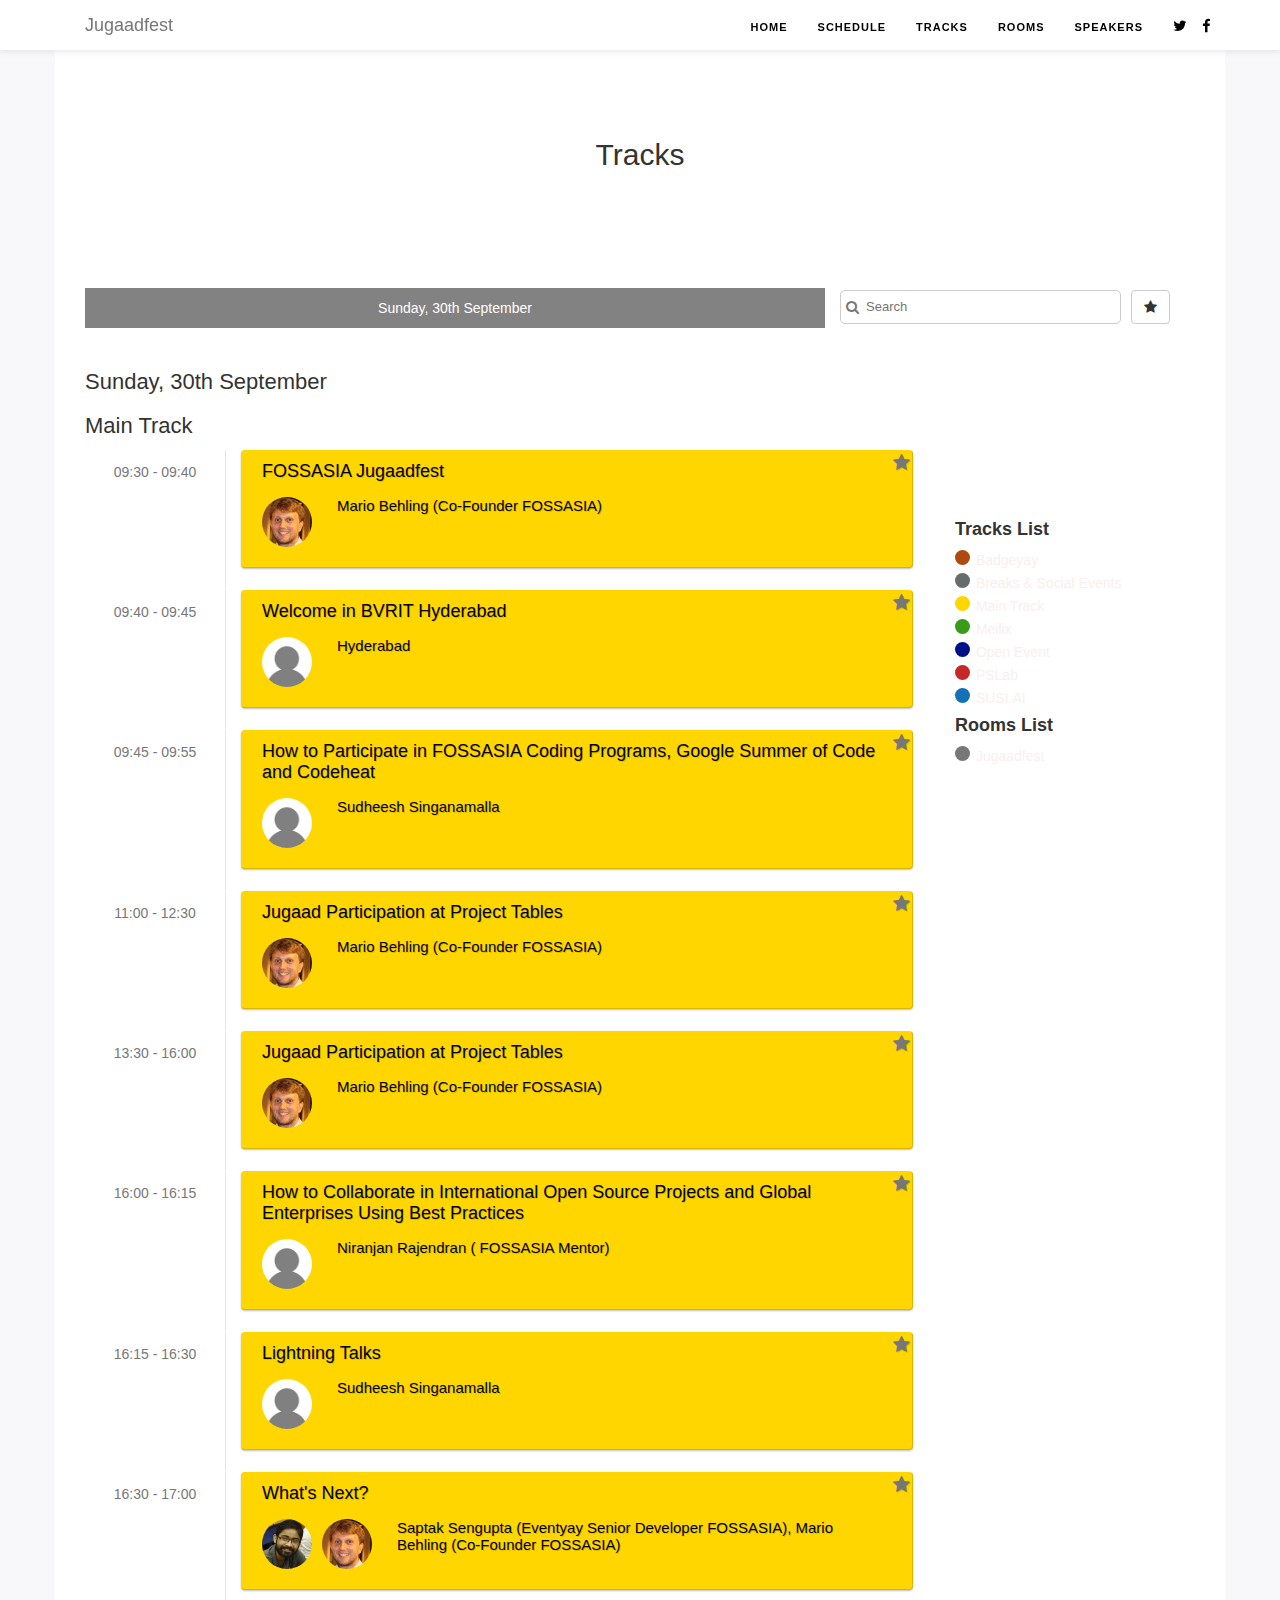
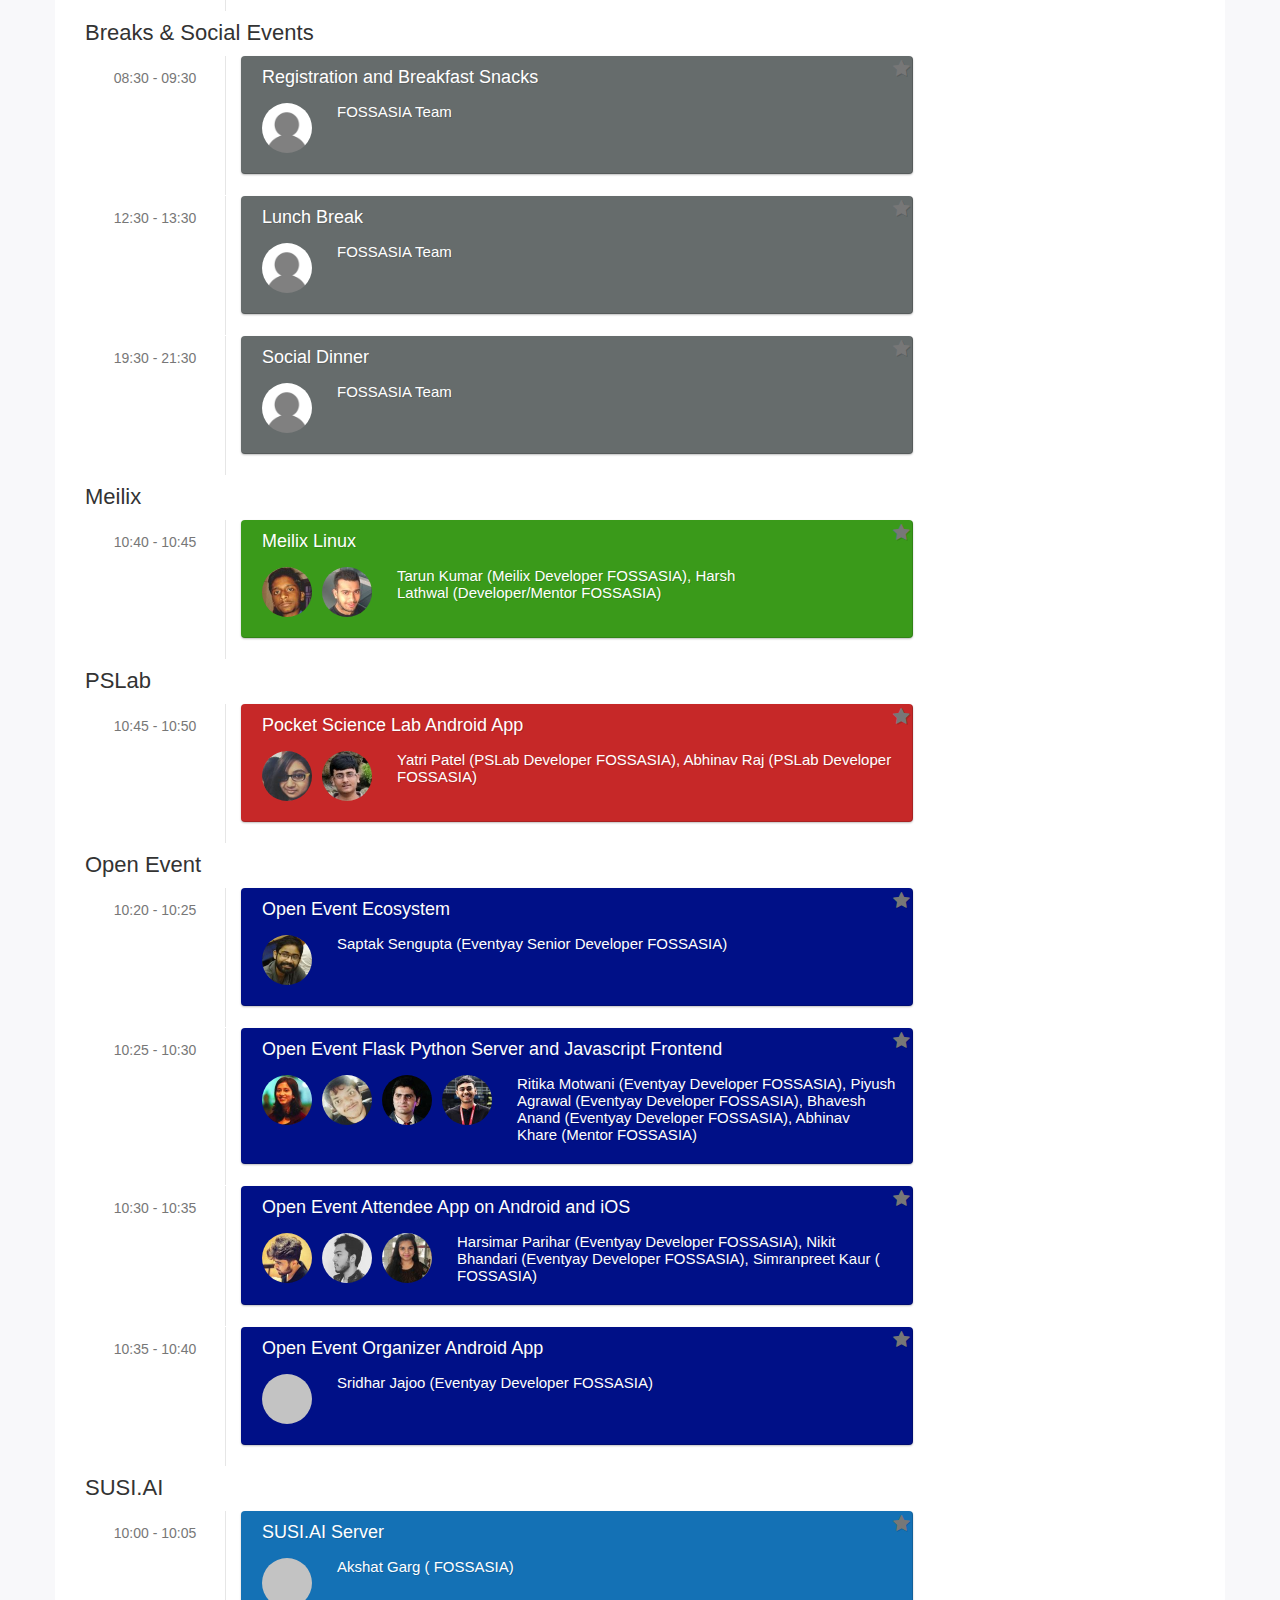
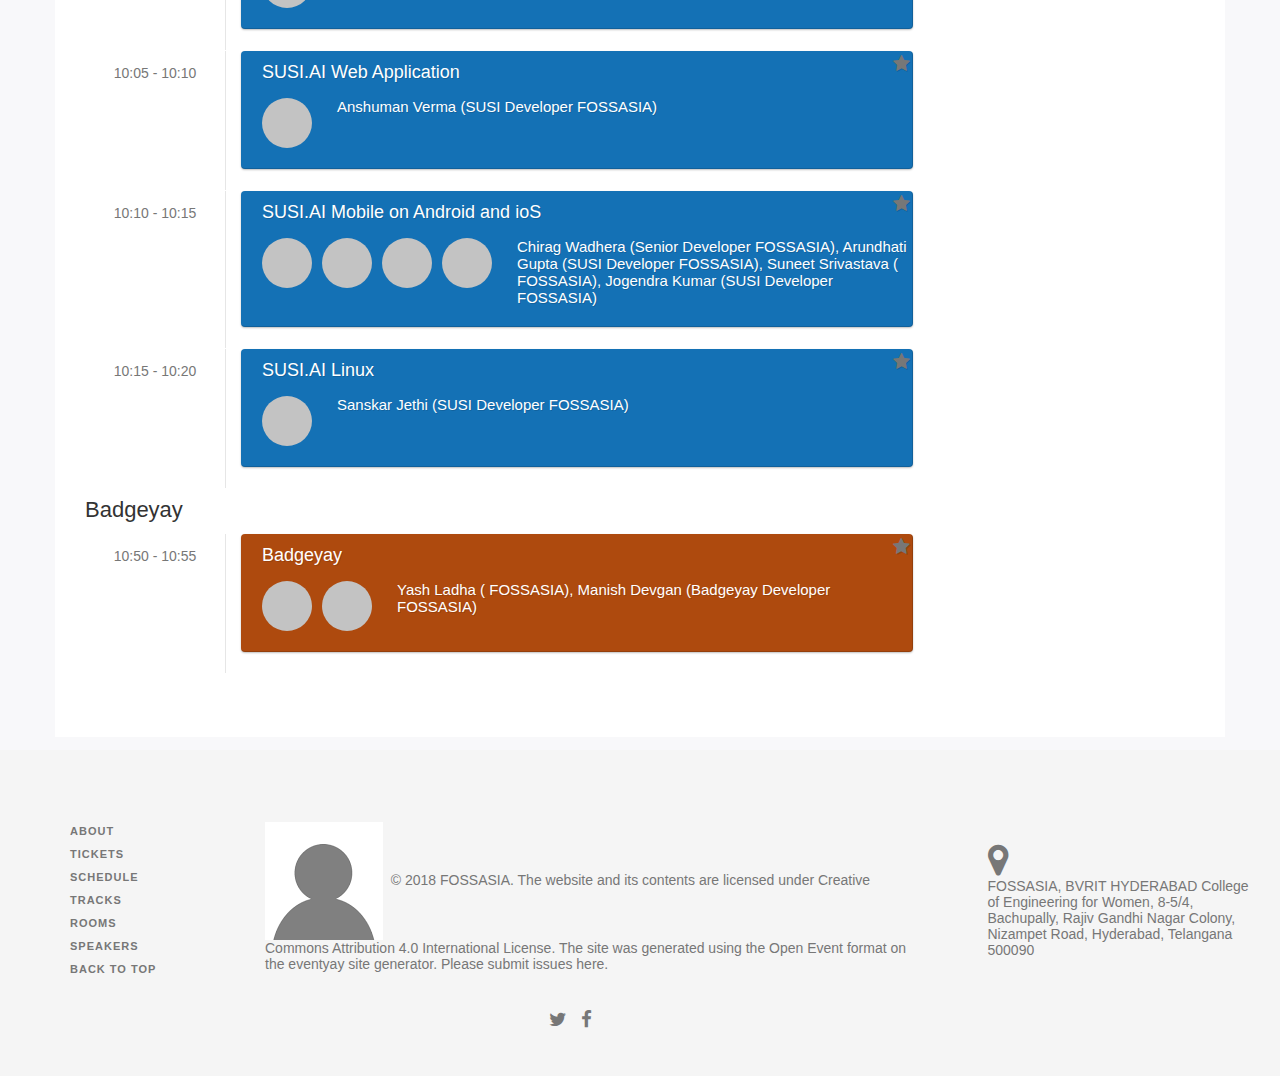
<file: tracks.html>
<!DOCTYPE html><html lang="en"><head><!-- Global site tag (gtag.js) - Google Analytics --><link rel="preload" as="script" href="./js/jquery.min.js"><link rel="preload" as="script" href="./js/bootstrap.min.js"><link rel="preload" as="script" href="./js/tracks.min.js"><link rel="preload" as="style" href="./css/schedule.css"><link rel="preload" as="style" href="./css/font-awesome.min.css"><link rel="preload" as="style" href="./css/bootstrap.min.css"><link rel="preload" as="font" href="https://fonts.googleapis.com/css?family=Open+Sans:400,600,300" crossorigin><meta charset="utf-8"><meta http-equiv="X-UA-Compatible" content="IE=edge"><meta name="viewport" content="width=device-width,initial-scale=1"><!-- The above 3 meta tags *must* come first in the head; any other head content must come *after* these tags --><meta name="description" content="Jugaadfest Schedule"><meta name="author" content="FOSSASIA"><title>Jugaadfest</title><!-- Bootstrap core CSS --><!-- Latest compiled and minified CSS --><link rel="shortcut icon" href="" type="image/x-icon"><link href="https://fonts.googleapis.com/css?family=Open+Sans:400,600,300" rel="stylesheet"><link rel="stylesheet" href="./css/font-awesome.min.css"><link rel="stylesheet" href="./css/bootstrap.min.css"><link rel="stylesheet" href="./css/schedule.css"><!-- HTML5 shim and Respond.js for IE8 support of HTML5 elements and media queries --><!--[if lt IE 9]>
    <script src="https://oss.maxcdn.com/html5shiv/3.7.2/html5shiv.min.js"></script>
    <script src="https://oss.maxcdn.com/respond/1.4.2/respond.min.js"></script>
    <![endif]--></head><body><a href="#track-list" class="skip">Skip to content</a> <a class="scroll" href="#" id="down-button" data-scroll-direction="0"><i class="fa fa-chevron-up" aria-hidden="true"></i> </a><a id="top"></a><!-- Fixed navbar --><header role="banner" class="navbar-fixed-top navbar-default"><div class="container"><div class="navbar-header navbar-left pull-left"><a class="navbar-brand" style="padding:px" href=".">Jugaadfest</a></div><div class="navbar-header navbar-right pull-right"><span class="pull-right dropdown"><button class="navbar-toggle" type="button" data-toggle="dropdown"><i class="fa fa-lg fa-paper-plane" aria-hidden="true"></i> <span class="caret"></span></button><ul class="dropdown-menu list-menu"><li><a href="https://twitter.com/fossasia" id="social-icons"><i class="fa fa-lg fa-twitter" aria-hidden="true" title="twitter"></i></a></li><li><a href="https://facebook.com/fossasia" id="social-icons"><i class="fa fa-lg fa-facebook" aria-hidden="true" title="facebook"></i></a></li></ul></span><button class="navbar-toggle pull-right"><a id="speakerslink" href="speakers.html">Speakers</a></button> <span class="pull-right dropdown"><button class="navbar-toggle" type="button" data-toggle="dropdown">Schedule <span class="caret"></span></button><ul class="dropdown-menu list-menu"><li><a id="schedulelink" href="schedule.html"><i class="fa fa-lg fa-calendar" aria-hidden="true"></i> Schedule</a></li><li><a id="trackslink" href="tracks.html"><i class="fa fa-lg fa-map-signs" aria-hidden="true"></i> Tracks</a></li><li><a id="roomslink" href="rooms.html"><i class="fa fa-lg fa-building" aria-hidden="true"></i> Rooms</a></li></ul></span><a id="homelink" href="index.html"><button class="navbar-toggle pull-right homelink"><i class="fa fa-lg fa-home" aria-hidden="true"></i></button></a></div><div class="hidden-lg hidden-md hidden-sm clearfix"></div><div class="side-collapse in"><nav role="navigation" class="navbar-collapse"><div class="search-container"><input id="search-box" type="text" class="search-box fossasia-filter"><label for="search-box"><span class="search-icon"><i class="fa fa-search" aria-hidden="true"></i></span></label></div><ul class="nav navbar-nav navbar-right"><li class="navlink"><a id="homelink" href="index.html">Home</a></li><li class="navlink"><a id="schedulelink" href="schedule.html">Schedule</a></li><li class="navlink"><a id="trackslink" href="tracks.html">Tracks</a></li><li class="navlink"><a id="roomslink" href="rooms.html">Rooms</a></li><li class="navlink"><a id="speakerslink" href="speakers.html">Speakers</a></li><li class="pull-left social-icons"><a href="https://twitter.com/fossasia" id="social-icons"><i class="fa fa-lg fa-twitter" aria-hidden="true" title="twitter"></i></a></li><li class="pull-left social-icons"><a href="https://facebook.com/fossasia" id="social-icons"><i class="fa fa-lg fa-facebook" aria-hidden="true" title="facebook"></i></a></li></ul></nav><div class="mobile-track-room-list"><div class="mobile-track-room-info"><span style="background-color:#ae4a0e" class="titlecolor"></span> <span class="track-name">Badgeyay</span></div><div class="mobile-track-room-info"><span style="background-color:#666c6c" class="titlecolor"></span> <span class="track-name">Breaks &amp; Social Events</span></div><div class="mobile-track-room-info"><span style="background-color:#ffd600" class="titlecolor"></span> <span class="track-name">Main Track</span></div><div class="mobile-track-room-info"><span style="background-color:#3a9a1a" class="titlecolor"></span> <span class="track-name">Meilix</span></div><div class="mobile-track-room-info"><span style="background-color:#001087" class="titlecolor"></span> <span class="track-name">Open Event</span></div><div class="mobile-track-room-info"><span style="background-color:#c62828" class="titlecolor"></span> <span class="track-name">PSLab</span></div><div class="mobile-track-room-info"><span style="background-color:#1471b5" class="titlecolor"></span> <span class="track-name">SUSI.AI</span></div></div></div></div></header><div id="session-list" class="main container"><div class="row"><div class="middle col-sm-12"><h2 class="filter-heading track-heading text-center"><span>Tracks</span></h2></div></div><!-- --------------------------------------------------------------
      search-filter, search-filter-speaker and fossasia-filter
      These classes are designed for search tab.
      day-filter and session-filter classes are intended for searching
      text across the page.
      --------------------------------------------------------------- --><div class="date-list container"><div id="tabs" class="col-md-8 col-xs-12 col-sm-12 tabs no-js"><span class="tabs-nav"><a href="./tracks.html#2018-09-30" class="tabs-nav-link">Sunday, 30th September</a></span></div><div class="col-md-4 col-sm-12 col-xs-12 navbar-flex"><span class="filter tracks-rooms-filter dropdown dropdown-list"><button class="btn btn-default dropdown-toggle" type="button" data-toggle="dropdown"><i class="fa fa-filter" aria-hidden="true"></i><span class="caret"></span></button><ul class="dropdown-menu list-menu"><li class="dropdown-submenu"><a href="#">Tracks List <span class="caret"></span></a><ul class="dropdown-menu dropdown-inner"><li><a href="#" class="track-name"><span style="background-color:#ae4a0e" class="titlecolor"></span> <span>Badgeyay</span></a></li><li><a href="#" class="track-name"><span style="background-color:#666c6c" class="titlecolor"></span> <span>Breaks &amp; Social Events</span></a></li><li><a href="#" class="track-name"><span style="background-color:#ffd600" class="titlecolor"></span> <span>Main Track</span></a></li><li><a href="#" class="track-name"><span style="background-color:#3a9a1a" class="titlecolor"></span> <span>Meilix</span></a></li><li><a href="#" class="track-name"><span style="background-color:#001087" class="titlecolor"></span> <span>Open Event</span></a></li><li><a href="#" class="track-name"><span style="background-color:#c62828" class="titlecolor"></span> <span>PSLab</span></a></li><li><a href="#" class="track-name"><span style="background-color:#1471b5" class="titlecolor"></span> <span>SUSI.AI</span></a></li></ul></li><li class="dropdown-submenu"><a href="#">Rooms List <span class="caret"></span></a><ul class="dropdown-menu dropdown-inner"><li><a href="#" class="room-name"><span style="background-color:#777" class="titlecolor"></span> <span>Jugaadfest</span></a></li></ul></li></ul></span><div class="filter search-filter search-filter-room"><label for="search-input"><i class="fa fa-search" aria-hidden="true"></i></label><input class="fossasia-filter" type="text" placeholder="Search"></div><div class="filter show-button-filter"><button class="btn btn-default" id="starred"><i class="fa fa-star" aria-hidden="true"></i></button></div></div></div><div class="container track-filter-info">TYPE: <span id="TrackCurFilter" style="font-weight:700"></span> <a href="#" id="TrackClearFilter">[Clear Filter]</a></div><div class="container room-filter-info">Room: <span id="RoomCurFilter" style="font-weight:700"></span> <a href="#" id="RoomClearFilter">[Clear Filter]</a></div><div id="session-list" class="container"><div class="row"><div id="content-block" class="col-md-9 col-sm-9"><div id="track-list"><a class="anchor" id="2018-09-30"></a><div class="date-filter"><div class="row paddingzero"><div class="col-md-12 paddingzero"><h5 class="text">Sunday, 30th September</h5></div></div><div class="track-filter row"><div class="row"><div class="clear-both col-md-12"><a class="anchor" id="2018-09-30-Main_Track"></a><h4 class="text">Main Track</h4></div></div><div class="room-filter" id="4799"><a class="anchor"></a><div class="row"><!-- check next line --><div class="clear-both col-md-12"></div></div><div class="eventtime col-xs-2 col-sm-2 col-md-2"><span class="time-track">09:30 - 09:40</span></div><div class="room-container"><div class="left-border col-xs-10 col-sm-10 col-md-10"><div class="sizeevent event event-title" onclick='main.loadVideoAndSlides("4799","","")' id="title-4799" style="background-color:#ffd600;color:#000" data-toggle="collapse" data-target="#desc-4799, #desc2-4799 "><div class="features"><a class="bookmark" id="c4799"><i class="fa fa-star" aria-hidden="true"></i></a></div><div class="margin-down-15">FOSSASIA Jugaadfest</div><div id="desc2-4799" class="collapse in" style="background-color:#ffd600;color:#000"><div class="row"><div class="speakers-list"><p class="session-speakers session-speakers-item"><img onerror='this.onerror=null,this.src="./images/avatar.png"' data-original="images/speakers/thumbnails/12a2eb49-f472-47a9-84c7-7406496340e4.jpg" class="lazy card-img-top speaker-image-small"></p></div><div class="speaker-short-info"><ul class="speaker-name-list">Mario Behling&nbsp;(Co-Founder FOSSASIA)</ul><ul class="speaker-name-list"></ul></div></div></div></div><div id="desc-4799" class="collapse"><hr class="clear-both"><div id="speaker-4799" class="session-speakers-list" aria-expanded="false" aria-controls="desc-4799"><div class="session-speakers-less"><p class="session-speakers"><a href="speakers.html#mario-behling3526"><img onerror='this.onerror=null,this.src="./images/avatar.png"' data-original="images/speakers/thumbnails/12a2eb49-f472-47a9-84c7-7406496340e4.jpg" class="lazy card-img-top speaker-image-large margin-down-10"> <span class="desc-speaker-name">Mario Behling</span></a></p></div><p class="session-speakers-more">Co-Founder FOSSASIA</p><div class="blacktext session-speaker-social margin-down-10"><div class="session-speakers-more"><a class="blacktext social speaker-social" href="https://github.com/mariobehling"><i class="fa fa-github"></i> Github</a>&nbsp; <a class="blacktext social speaker-social" href="https://twitter.com/mariobehling"><i class="fa fa-twitter"></i> Twitter</a>&nbsp; <a class="blacktext social speaker-social" href="https://www.linkedin.com/in/mariobehling"><i class="fa fa-linkedin"></i> LinkedIn</a>&nbsp;</div></div><div class="session-speakers-more"><span style="">Mario</span><span style=""> Behling is the Co-Founder of FOSSASIA and CEO of OpnTec. He is a technologist with 15 years of experience in leading international development teams in Europe, Asia and India. He helped to get FOSSASIA started and advises Open Source Neurotech projects in Germany. </span><span style="">Mario</span><span style=""> also designed and build a seven storey eco-hotel in Vietnam and setup mesh networks in Afghan schools.</span></div><div class="blacktext session-speaker-social"><div class="session-speakers-more"><a class="session-lin social speaker-social clickable-link"><i class="fa fa-share"></i> Share </a>&nbsp;<div class="social-buttons row"><div class="fb-share facebook social-button"><i class="fa fa-facebook fa s-button" aria-hidden="true"></i></div><div class="tw-share twitter social-button"><i class="fa fa-twitter fa s-button" aria-hidden="true"></i></div><div class="go-share google social-button"><i class="fa fa-google-plus fa s-button" aria-hidden="true"></i></div><div class="li-share linkedin social-button"><i class="fa fa-linkedin fa s-button" aria-hidden="true"></i></div><div class="row social-link"><input class="speakers-inputbox" type="text" onclick="this.select()" value="base#4799" readonly="readonly"></div></div></div></div><hr class="clear-both"><div class="blacktext"><p><i id="location" class="room-name">Jugaadfest</i></p><p>Sunday, 30th September, <span>09:30 - 09:40</span></p><p><ul class="title-inline"><li style="background-color:#ffd600;color:#000" class="titlecolor"></li>&nbsp;<li class="blacktext track-name">Main Track</li></ul></p><br></div></div></div></div></div></div><div class="room-filter" id="4822"><a class="anchor"></a><div class="row"><!-- check next line --><div class="clear-both col-md-12"></div></div><div class="eventtime col-xs-2 col-sm-2 col-md-2"><span class="time-track">09:40 - 09:45</span></div><div class="room-container"><div class="left-border col-xs-10 col-sm-10 col-md-10"><div class="sizeevent event event-title" onclick='main.loadVideoAndSlides("4822","","")' id="title-4822" style="background-color:#ffd600;color:#000" data-toggle="collapse" data-target="#desc-4822, #desc2-4822 "><div class="features"><a class="bookmark" id="c4822"><i class="fa fa-star" aria-hidden="true"></i></a></div><div class="margin-down-15">Welcome in BVRIT Hyderabad</div><div id="desc2-4822" class="collapse in" style="background-color:#ffd600;color:#000"><div class="row"><div class="speakers-list"><p class="session-speakers session-speakers-item"><img class="card-img-top speaker-image-small" src="./images/avatar.png"></p></div><div class="speaker-short-info"><ul class="speaker-name-list">Hyderabad</ul><ul class="speaker-name-list"></ul></div></div></div></div><div id="desc-4822" class="collapse"><hr class="clear-both"><div id="speaker-4822" class="session-speakers-list" aria-expanded="false" aria-controls="desc-4822"><div class="session-speakers-less"><p class="session-speakers"><a href="speakers.html#hyderabad3549"><img class="card-img-top speaker-image-large margin-down-10" src="./images/avatar.png"> <span class="desc-speaker-name">Hyderabad</span></a></p></div><div class="blacktext session-speaker-social margin-down-10"><div class="session-speakers-more"></div></div><div class="blacktext session-speaker-social"><div class="session-speakers-more"><a class="session-lin social speaker-social clickable-link"><i class="fa fa-share"></i> Share </a>&nbsp;<div class="social-buttons row"><div class="fb-share facebook social-button"><i class="fa fa-facebook fa s-button" aria-hidden="true"></i></div><div class="tw-share twitter social-button"><i class="fa fa-twitter fa s-button" aria-hidden="true"></i></div><div class="go-share google social-button"><i class="fa fa-google-plus fa s-button" aria-hidden="true"></i></div><div class="li-share linkedin social-button"><i class="fa fa-linkedin fa s-button" aria-hidden="true"></i></div><div class="row social-link"><input class="speakers-inputbox" type="text" onclick="this.select()" value="base#4822" readonly="readonly"></div></div></div></div><hr class="clear-both"><div class="blacktext"><p><i id="location" class="room-name">Jugaadfest</i></p><p>Sunday, 30th September, <span>09:40 - 09:45</span></p><p><ul class="title-inline"><li style="background-color:#ffd600;color:#000" class="titlecolor"></li>&nbsp;<li class="blacktext track-name">Main Track</li></ul></p><br></div></div></div></div></div></div><div class="room-filter" id="4823"><a class="anchor"></a><div class="row"><!-- check next line --><div class="clear-both col-md-12"></div></div><div class="eventtime col-xs-2 col-sm-2 col-md-2"><span class="time-track">09:45 - 09:55</span></div><div class="room-container"><div class="left-border col-xs-10 col-sm-10 col-md-10"><div class="sizeevent event event-title" onclick='main.loadVideoAndSlides("4823","","")' id="title-4823" style="background-color:#ffd600;color:#000" data-toggle="collapse" data-target="#desc-4823, #desc2-4823 "><div class="features"><a class="bookmark" id="c4823"><i class="fa fa-star" aria-hidden="true"></i></a></div><div class="margin-down-15">How to Participate in FOSSASIA Coding Programs, Google Summer of Code and Codeheat</div><div id="desc2-4823" class="collapse in" style="background-color:#ffd600;color:#000"><div class="row"><div class="speakers-list"><p class="session-speakers session-speakers-item"><img class="card-img-top speaker-image-small" src="./images/avatar.png"></p></div><div class="speaker-short-info"><ul class="speaker-name-list">Sudheesh Singanamalla</ul><ul class="speaker-name-list"></ul></div></div></div></div><div id="desc-4823" class="collapse"><hr class="clear-both"><div id="speaker-4823" class="session-speakers-list" aria-expanded="false" aria-controls="desc-4823"><div class="session-speakers-less"><p class="session-speakers"><a href="speakers.html#sudheesh-singanamalla3550"><img class="card-img-top speaker-image-large margin-down-10" src="./images/avatar.png"> <span class="desc-speaker-name">Sudheesh Singanamalla</span></a></p></div><div class="blacktext session-speaker-social margin-down-10"><div class="session-speakers-more"></div></div><div class="blacktext session-speaker-social"><div class="session-speakers-more"><a class="session-lin social speaker-social clickable-link"><i class="fa fa-share"></i> Share </a>&nbsp;<div class="social-buttons row"><div class="fb-share facebook social-button"><i class="fa fa-facebook fa s-button" aria-hidden="true"></i></div><div class="tw-share twitter social-button"><i class="fa fa-twitter fa s-button" aria-hidden="true"></i></div><div class="go-share google social-button"><i class="fa fa-google-plus fa s-button" aria-hidden="true"></i></div><div class="li-share linkedin social-button"><i class="fa fa-linkedin fa s-button" aria-hidden="true"></i></div><div class="row social-link"><input class="speakers-inputbox" type="text" onclick="this.select()" value="base#4823" readonly="readonly"></div></div></div></div><hr class="clear-both"><div class="blacktext"><p><i id="location" class="room-name">Jugaadfest</i></p><p>Sunday, 30th September, <span>09:45 - 09:55</span></p><p><ul class="title-inline"><li style="background-color:#ffd600;color:#000" class="titlecolor"></li>&nbsp;<li class="blacktext track-name">Main Track</li></ul></p><br></div></div></div></div></div></div><div class="room-filter" id="4806"><a class="anchor"></a><div class="row"><!-- check next line --><div class="clear-both col-md-12"></div></div><div class="eventtime col-xs-2 col-sm-2 col-md-2"><span class="time-track">11:00 - 12:30</span></div><div class="room-container"><div class="left-border col-xs-10 col-sm-10 col-md-10"><div class="sizeevent event event-title" onclick='main.loadVideoAndSlides("4806","","")' id="title-4806" style="background-color:#ffd600;color:#000" data-toggle="collapse" data-target="#desc-4806, #desc2-4806 "><div class="features"><a class="bookmark" id="c4806"><i class="fa fa-star" aria-hidden="true"></i></a></div><div class="margin-down-15">Jugaad Participation at Project Tables</div><div id="desc2-4806" class="collapse in" style="background-color:#ffd600;color:#000"><div class="row"><div class="speakers-list"><p class="session-speakers session-speakers-item"><img onerror='this.onerror=null,this.src="./images/avatar.png"' data-original="images/speakers/thumbnails/12a2eb49-f472-47a9-84c7-7406496340e4.jpg" class="lazy card-img-top speaker-image-small"></p></div><div class="speaker-short-info"><ul class="speaker-name-list">Mario Behling&nbsp;(Co-Founder FOSSASIA)</ul><ul class="speaker-name-list"></ul></div></div></div></div><div id="desc-4806" class="collapse"><hr class="clear-both"><div id="speaker-4806" class="session-speakers-list" aria-expanded="false" aria-controls="desc-4806"><div class="session-speakers-less"><p class="session-speakers"><a href="speakers.html#mario-behling3526"><img onerror='this.onerror=null,this.src="./images/avatar.png"' data-original="images/speakers/thumbnails/12a2eb49-f472-47a9-84c7-7406496340e4.jpg" class="lazy card-img-top speaker-image-large margin-down-10"> <span class="desc-speaker-name">Mario Behling</span></a></p></div><p class="session-speakers-more">Co-Founder FOSSASIA</p><div class="blacktext session-speaker-social margin-down-10"><div class="session-speakers-more"><a class="blacktext social speaker-social" href="https://github.com/mariobehling"><i class="fa fa-github"></i> Github</a>&nbsp; <a class="blacktext social speaker-social" href="https://twitter.com/mariobehling"><i class="fa fa-twitter"></i> Twitter</a>&nbsp; <a class="blacktext social speaker-social" href="https://www.linkedin.com/in/mariobehling"><i class="fa fa-linkedin"></i> LinkedIn</a>&nbsp;</div></div><div class="session-speakers-more"><span style="">Mario</span><span style=""> Behling is the Co-Founder of FOSSASIA and CEO of OpnTec. He is a technologist with 15 years of experience in leading international development teams in Europe, Asia and India. He helped to get FOSSASIA started and advises Open Source Neurotech projects in Germany. </span><span style="">Mario</span><span style=""> also designed and build a seven storey eco-hotel in Vietnam and setup mesh networks in Afghan schools.</span></div><div class="blacktext session-speaker-social"><div class="session-speakers-more"><a class="session-lin social speaker-social clickable-link"><i class="fa fa-share"></i> Share </a>&nbsp;<div class="social-buttons row"><div class="fb-share facebook social-button"><i class="fa fa-facebook fa s-button" aria-hidden="true"></i></div><div class="tw-share twitter social-button"><i class="fa fa-twitter fa s-button" aria-hidden="true"></i></div><div class="go-share google social-button"><i class="fa fa-google-plus fa s-button" aria-hidden="true"></i></div><div class="li-share linkedin social-button"><i class="fa fa-linkedin fa s-button" aria-hidden="true"></i></div><div class="row social-link"><input class="speakers-inputbox" type="text" onclick="this.select()" value="base#4806" readonly="readonly"></div></div></div></div><hr class="clear-both"><div class="blacktext"><p><i id="location" class="room-name">Jugaadfest</i></p><p>Sunday, 30th September, <span>11:00 - 12:30</span></p><p><ul class="title-inline"><li style="background-color:#ffd600;color:#000" class="titlecolor"></li>&nbsp;<li class="blacktext track-name">Main Track</li></ul></p><br></div></div></div></div></div></div><div class="room-filter" id="4809"><a class="anchor"></a><div class="row"><!-- check next line --><div class="clear-both col-md-12"></div></div><div class="eventtime col-xs-2 col-sm-2 col-md-2"><span class="time-track">13:30 - 16:00</span></div><div class="room-container"><div class="left-border col-xs-10 col-sm-10 col-md-10"><div class="sizeevent event event-title" onclick='main.loadVideoAndSlides("4809","","")' id="title-4809" style="background-color:#ffd600;color:#000" data-toggle="collapse" data-target="#desc-4809, #desc2-4809 "><div class="features"><a class="bookmark" id="c4809"><i class="fa fa-star" aria-hidden="true"></i></a></div><div class="margin-down-15">Jugaad Participation at Project Tables</div><div id="desc2-4809" class="collapse in" style="background-color:#ffd600;color:#000"><div class="row"><div class="speakers-list"><p class="session-speakers session-speakers-item"><img onerror='this.onerror=null,this.src="./images/avatar.png"' data-original="images/speakers/thumbnails/12a2eb49-f472-47a9-84c7-7406496340e4.jpg" class="lazy card-img-top speaker-image-small"></p></div><div class="speaker-short-info"><ul class="speaker-name-list">Mario Behling&nbsp;(Co-Founder FOSSASIA)</ul><ul class="speaker-name-list"></ul></div></div></div></div><div id="desc-4809" class="collapse"><hr class="clear-both"><div id="speaker-4809" class="session-speakers-list" aria-expanded="false" aria-controls="desc-4809"><div class="session-speakers-less"><p class="session-speakers"><a href="speakers.html#mario-behling3526"><img onerror='this.onerror=null,this.src="./images/avatar.png"' data-original="images/speakers/thumbnails/12a2eb49-f472-47a9-84c7-7406496340e4.jpg" class="lazy card-img-top speaker-image-large margin-down-10"> <span class="desc-speaker-name">Mario Behling</span></a></p></div><p class="session-speakers-more">Co-Founder FOSSASIA</p><div class="blacktext session-speaker-social margin-down-10"><div class="session-speakers-more"><a class="blacktext social speaker-social" href="https://github.com/mariobehling"><i class="fa fa-github"></i> Github</a>&nbsp; <a class="blacktext social speaker-social" href="https://twitter.com/mariobehling"><i class="fa fa-twitter"></i> Twitter</a>&nbsp; <a class="blacktext social speaker-social" href="https://www.linkedin.com/in/mariobehling"><i class="fa fa-linkedin"></i> LinkedIn</a>&nbsp;</div></div><div class="session-speakers-more"><span style="">Mario</span><span style=""> Behling is the Co-Founder of FOSSASIA and CEO of OpnTec. He is a technologist with 15 years of experience in leading international development teams in Europe, Asia and India. He helped to get FOSSASIA started and advises Open Source Neurotech projects in Germany. </span><span style="">Mario</span><span style=""> also designed and build a seven storey eco-hotel in Vietnam and setup mesh networks in Afghan schools.</span></div><div class="blacktext session-speaker-social"><div class="session-speakers-more"><a class="session-lin social speaker-social clickable-link"><i class="fa fa-share"></i> Share </a>&nbsp;<div class="social-buttons row"><div class="fb-share facebook social-button"><i class="fa fa-facebook fa s-button" aria-hidden="true"></i></div><div class="tw-share twitter social-button"><i class="fa fa-twitter fa s-button" aria-hidden="true"></i></div><div class="go-share google social-button"><i class="fa fa-google-plus fa s-button" aria-hidden="true"></i></div><div class="li-share linkedin social-button"><i class="fa fa-linkedin fa s-button" aria-hidden="true"></i></div><div class="row social-link"><input class="speakers-inputbox" type="text" onclick="this.select()" value="base#4809" readonly="readonly"></div></div></div></div><hr class="clear-both"><div class="blacktext"><p><i id="location" class="room-name">Jugaadfest</i></p><p>Sunday, 30th September, <span>13:30 - 16:00</span></p><p><ul class="title-inline"><li style="background-color:#ffd600;color:#000" class="titlecolor"></li>&nbsp;<li class="blacktext track-name">Main Track</li></ul></p><br></div></div></div></div></div></div><div class="room-filter" id="4824"><a class="anchor"></a><div class="row"><!-- check next line --><div class="clear-both col-md-12"></div></div><div class="eventtime col-xs-2 col-sm-2 col-md-2"><span class="time-track">16:00 - 16:15</span></div><div class="room-container"><div class="left-border col-xs-10 col-sm-10 col-md-10"><div class="sizeevent event event-title" onclick='main.loadVideoAndSlides("4824","","")' id="title-4824" style="background-color:#ffd600;color:#000" data-toggle="collapse" data-target="#desc-4824, #desc2-4824 "><div class="features"><a class="bookmark" id="c4824"><i class="fa fa-star" aria-hidden="true"></i></a></div><div class="margin-down-15">How to Collaborate in International Open Source Projects and Global Enterprises Using Best Practices</div><div id="desc2-4824" class="collapse in" style="background-color:#ffd600;color:#000"><div class="row"><div class="speakers-list"><p class="session-speakers session-speakers-item"><img class="card-img-top speaker-image-small" src="./images/avatar.png"></p></div><div class="speaker-short-info"><ul class="speaker-name-list">Niranjan Rajendran&nbsp;( FOSSASIA Mentor)</ul><ul class="speaker-name-list"></ul></div></div></div></div><div id="desc-4824" class="collapse"><hr class="clear-both"><div id="speaker-4824" class="session-speakers-list" aria-expanded="false" aria-controls="desc-4824"><div class="session-speakers-less"><p class="session-speakers"><a href="speakers.html#niranjan-rajendran3552"><img class="card-img-top speaker-image-large margin-down-10" src="./images/avatar.png"> <span class="desc-speaker-name">Niranjan Rajendran</span></a></p></div><p class="session-speakers-more">FOSSASIA Mentor</p><div class="blacktext session-speaker-social margin-down-10"><div class="session-speakers-more"></div></div><div class="blacktext session-speaker-social"><div class="session-speakers-more"><a class="session-lin social speaker-social clickable-link"><i class="fa fa-share"></i> Share </a>&nbsp;<div class="social-buttons row"><div class="fb-share facebook social-button"><i class="fa fa-facebook fa s-button" aria-hidden="true"></i></div><div class="tw-share twitter social-button"><i class="fa fa-twitter fa s-button" aria-hidden="true"></i></div><div class="go-share google social-button"><i class="fa fa-google-plus fa s-button" aria-hidden="true"></i></div><div class="li-share linkedin social-button"><i class="fa fa-linkedin fa s-button" aria-hidden="true"></i></div><div class="row social-link"><input class="speakers-inputbox" type="text" onclick="this.select()" value="base#4824" readonly="readonly"></div></div></div></div><hr class="clear-both"><div class="blacktext"><p><i id="location" class="room-name">Jugaadfest</i></p><p>Sunday, 30th September, <span>16:00 - 16:15</span></p><p><ul class="title-inline"><li style="background-color:#ffd600;color:#000" class="titlecolor"></li>&nbsp;<li class="blacktext track-name">Main Track</li></ul></p><br></div></div></div></div></div></div><div class="room-filter" id="4814"><a class="anchor"></a><div class="row"><!-- check next line --><div class="clear-both col-md-12"></div></div><div class="eventtime col-xs-2 col-sm-2 col-md-2"><span class="time-track">16:15 - 16:30</span></div><div class="room-container"><div class="left-border col-xs-10 col-sm-10 col-md-10"><div class="sizeevent event event-title" onclick='main.loadVideoAndSlides("4814","","")' id="title-4814" style="background-color:#ffd600;color:#000" data-toggle="collapse" data-target="#desc-4814, #desc2-4814 "><div class="features"><a class="bookmark" id="c4814"><i class="fa fa-star" aria-hidden="true"></i></a></div><div class="margin-down-15">Lightning Talks</div><div id="desc2-4814" class="collapse in" style="background-color:#ffd600;color:#000"><div class="row"><div class="speakers-list"><p class="session-speakers session-speakers-item"><img class="card-img-top speaker-image-small" src="./images/avatar.png"></p></div><div class="speaker-short-info"><ul class="speaker-name-list">Sudheesh Singanamalla</ul><ul class="speaker-name-list"></ul></div></div></div></div><div id="desc-4814" class="collapse"><p>Participants and Attendees Showcase Daily Jugaad Achievements.</p><hr class="clear-both"><div id="speaker-4814" class="session-speakers-list" aria-expanded="false" aria-controls="desc-4814"><div class="session-speakers-less"><p class="session-speakers"><a href="speakers.html#sudheesh-singanamalla3550"><img class="card-img-top speaker-image-large margin-down-10" src="./images/avatar.png"> <span class="desc-speaker-name">Sudheesh Singanamalla</span></a></p></div><div class="blacktext session-speaker-social margin-down-10"><div class="session-speakers-more"></div></div><div class="blacktext session-speaker-social"><div class="session-speakers-more"><a class="session-lin social speaker-social clickable-link"><i class="fa fa-share"></i> Share </a>&nbsp;<div class="social-buttons row"><div class="fb-share facebook social-button"><i class="fa fa-facebook fa s-button" aria-hidden="true"></i></div><div class="tw-share twitter social-button"><i class="fa fa-twitter fa s-button" aria-hidden="true"></i></div><div class="go-share google social-button"><i class="fa fa-google-plus fa s-button" aria-hidden="true"></i></div><div class="li-share linkedin social-button"><i class="fa fa-linkedin fa s-button" aria-hidden="true"></i></div><div class="row social-link"><input class="speakers-inputbox" type="text" onclick="this.select()" value="base#4814" readonly="readonly"></div></div></div></div><hr class="clear-both"><div class="blacktext"><p><i id="location" class="room-name">Jugaadfest</i></p><p>Sunday, 30th September, <span>16:15 - 16:30</span></p><p><ul class="title-inline"><li style="background-color:#ffd600;color:#000" class="titlecolor"></li>&nbsp;<li class="blacktext track-name">Main Track</li></ul></p><br></div></div></div></div></div></div><div class="room-filter" id="4807"><a class="anchor"></a><div class="row"><!-- check next line --><div class="clear-both col-md-12"></div></div><div class="eventtime col-xs-2 col-sm-2 col-md-2"><span class="time-track">16:30 - 17:00</span></div><div class="room-container"><div class="left-border col-xs-10 col-sm-10 col-md-10"><div class="sizeevent event event-title" onclick='main.loadVideoAndSlides("4807","","")' id="title-4807" style="background-color:#ffd600;color:#000" data-toggle="collapse" data-target="#desc-4807, #desc2-4807 "><div class="features"><a class="bookmark" id="c4807"><i class="fa fa-star" aria-hidden="true"></i></a></div><div class="margin-down-15">What&#x27;s Next?</div><div id="desc2-4807" class="collapse in" style="background-color:#ffd600;color:#000"><div class="row"><div class="speakers-list"><p class="session-speakers session-speakers-item"><img onerror='this.onerror=null,this.src="./images/avatar.png"' data-original="images/speakers/thumbnails/2f2ef7d5-28b2-4eb0-8369-4c3e1e7382ed.jpg" class="lazy card-img-top speaker-image-small"></p><p class="session-speakers session-speakers-item"><img onerror='this.onerror=null,this.src="./images/avatar.png"' data-original="images/speakers/thumbnails/12a2eb49-f472-47a9-84c7-7406496340e4.jpg" class="lazy card-img-top speaker-image-small"></p></div><div class="speaker-short-info"><ul class="speaker-name-list">Saptak Sengupta&nbsp;(Eventyay Senior Developer FOSSASIA), Mario Behling&nbsp;(Co-Founder FOSSASIA)</ul><ul class="speaker-name-list"></ul></div></div></div></div><div id="desc-4807" class="collapse"><hr class="clear-both"><div id="speaker-4807" class="session-speakers-list" aria-expanded="false" aria-controls="desc-4807"><div class="session-speakers-less"><p class="session-speakers"><a href="speakers.html#saptak-sengupta3531"><img onerror='this.onerror=null,this.src="./images/avatar.png"' data-original="images/speakers/thumbnails/2f2ef7d5-28b2-4eb0-8369-4c3e1e7382ed.jpg" class="lazy card-img-top speaker-image-large margin-down-10"> <span class="desc-speaker-name">Saptak Sengupta</span></a></p></div><p class="session-speakers-more">Eventyay Senior Developer FOSSASIA</p><div class="blacktext session-speaker-social margin-down-10"><div class="session-speakers-more"><a class="blacktext social speaker-social" href="https://github.com/SaptakS"><i class="fa fa-github"></i> Github</a>&nbsp; <a class="blacktext social speaker-social" href="https://twitter.com/Saptak013"><i class="fa fa-twitter"></i> Twitter</a>&nbsp;</div></div><div class="session-speakers-more">Saptak Sengupta is a developer and enthusiast, who weirdly loves frontend development as much as he loves backend development. He works mainly in Python, Javascript, and PHP. Besides, he has been contributing to various open source organizations like FOSSASIA, jQuery, etc. He loves fiddling around with DevOps and infrastructure stuff.</div><div class="blacktext session-speaker-social"><div class="session-speakers-more"><a class="session-lin social speaker-social clickable-link"><i class="fa fa-share"></i> Share </a>&nbsp;<div class="social-buttons row"><div class="fb-share facebook social-button"><i class="fa fa-facebook fa s-button" aria-hidden="true"></i></div><div class="tw-share twitter social-button"><i class="fa fa-twitter fa s-button" aria-hidden="true"></i></div><div class="go-share google social-button"><i class="fa fa-google-plus fa s-button" aria-hidden="true"></i></div><div class="li-share linkedin social-button"><i class="fa fa-linkedin fa s-button" aria-hidden="true"></i></div><div class="row social-link"><input class="speakers-inputbox" type="text" onclick="this.select()" value="base#4807" readonly="readonly"></div></div></div></div><hr class="clear-both"><div class="session-speakers-less"><p class="session-speakers"><a href="speakers.html#mario-behling3526"><img onerror='this.onerror=null,this.src="./images/avatar.png"' data-original="images/speakers/thumbnails/12a2eb49-f472-47a9-84c7-7406496340e4.jpg" class="lazy card-img-top speaker-image-large margin-down-10"> <span class="desc-speaker-name">Mario Behling</span></a></p></div><p class="session-speakers-more">Co-Founder FOSSASIA</p><div class="blacktext session-speaker-social margin-down-10"><div class="session-speakers-more"><a class="blacktext social speaker-social" href="https://github.com/mariobehling"><i class="fa fa-github"></i> Github</a>&nbsp; <a class="blacktext social speaker-social" href="https://twitter.com/mariobehling"><i class="fa fa-twitter"></i> Twitter</a>&nbsp; <a class="blacktext social speaker-social" href="https://www.linkedin.com/in/mariobehling"><i class="fa fa-linkedin"></i> LinkedIn</a>&nbsp;</div></div><div class="session-speakers-more"><span style="">Mario</span><span style=""> Behling is the Co-Founder of FOSSASIA and CEO of OpnTec. He is a technologist with 15 years of experience in leading international development teams in Europe, Asia and India. He helped to get FOSSASIA started and advises Open Source Neurotech projects in Germany. </span><span style="">Mario</span><span style=""> also designed and build a seven storey eco-hotel in Vietnam and setup mesh networks in Afghan schools.</span></div><div class="blacktext session-speaker-social"><div class="session-speakers-more"><a class="session-lin social speaker-social clickable-link"><i class="fa fa-share"></i> Share </a>&nbsp;<div class="social-buttons row"><div class="fb-share facebook social-button"><i class="fa fa-facebook fa s-button" aria-hidden="true"></i></div><div class="tw-share twitter social-button"><i class="fa fa-twitter fa s-button" aria-hidden="true"></i></div><div class="go-share google social-button"><i class="fa fa-google-plus fa s-button" aria-hidden="true"></i></div><div class="li-share linkedin social-button"><i class="fa fa-linkedin fa s-button" aria-hidden="true"></i></div><div class="row social-link"><input class="speakers-inputbox" type="text" onclick="this.select()" value="base#4807" readonly="readonly"></div></div></div></div><hr class="clear-both"><div class="blacktext"><p><i id="location" class="room-name">Jugaadfest</i></p><p>Sunday, 30th September, <span>16:30 - 17:00</span></p><p><ul class="title-inline"><li style="background-color:#ffd600;color:#000" class="titlecolor"></li>&nbsp;<li class="blacktext track-name">Main Track</li></ul></p><br></div></div></div></div></div></div></div><div class="track-filter row"><div class="row"><div class="clear-both col-md-12"><a class="anchor" id="2018-09-30-Breaks_&amp;_Social_Events"></a><h4 class="text">Breaks &amp; Social Events</h4></div></div><div class="room-filter" id="4801"><a class="anchor"></a><div class="row"><!-- check next line --><div class="clear-both col-md-12"></div></div><div class="eventtime col-xs-2 col-sm-2 col-md-2"><span class="time-track">08:30 - 09:30</span></div><div class="room-container"><div class="left-border col-xs-10 col-sm-10 col-md-10"><div class="sizeevent event event-title" onclick='main.loadVideoAndSlides("4801","","")' id="title-4801" style="background-color:#666c6c;color:#fff" data-toggle="collapse" data-target="#desc-4801, #desc2-4801 "><div class="features"><a class="bookmark" id="c4801"><i class="fa fa-star" aria-hidden="true"></i></a></div><div class="margin-down-15">Registration and Breakfast Snacks</div><div id="desc2-4801" class="collapse in" style="background-color:#666c6c;color:#fff"><div class="row"><div class="speakers-list"><p class="session-speakers session-speakers-item"><img class="card-img-top speaker-image-small" src="./images/avatar.png"></p></div><div class="speaker-short-info"><ul class="speaker-name-list">FOSSASIA Team</ul><ul class="speaker-name-list"></ul></div></div></div></div><div id="desc-4801" class="collapse"><hr class="clear-both"><div id="speaker-4801" class="session-speakers-list" aria-expanded="false" aria-controls="desc-4801"><div class="session-speakers-less"><p class="session-speakers"><a href="speakers.html#fossasia-team3553"><img class="card-img-top speaker-image-large margin-down-10" src="./images/avatar.png"> <span class="desc-speaker-name">FOSSASIA Team</span></a></p></div><div class="blacktext session-speaker-social margin-down-10"><div class="session-speakers-more"></div></div><div class="blacktext session-speaker-social"><div class="session-speakers-more"><a class="session-lin social speaker-social clickable-link"><i class="fa fa-share"></i> Share </a>&nbsp;<div class="social-buttons row"><div class="fb-share facebook social-button"><i class="fa fa-facebook fa s-button" aria-hidden="true"></i></div><div class="tw-share twitter social-button"><i class="fa fa-twitter fa s-button" aria-hidden="true"></i></div><div class="go-share google social-button"><i class="fa fa-google-plus fa s-button" aria-hidden="true"></i></div><div class="li-share linkedin social-button"><i class="fa fa-linkedin fa s-button" aria-hidden="true"></i></div><div class="row social-link"><input class="speakers-inputbox" type="text" onclick="this.select()" value="base#4801" readonly="readonly"></div></div></div></div><hr class="clear-both"><div class="blacktext"><p><i id="location" class="room-name">Jugaadfest</i></p><p>Sunday, 30th September, <span>08:30 - 09:30</span></p><p><ul class="title-inline"><li style="background-color:#666c6c;color:#fff" class="titlecolor"></li>&nbsp;<li class="blacktext track-name">Breaks &amp; Social Events</li></ul></p><br></div></div></div></div></div></div><div class="room-filter" id="4820"><a class="anchor"></a><div class="row"><!-- check next line --><div class="clear-both col-md-12"></div></div><div class="eventtime col-xs-2 col-sm-2 col-md-2"><span class="time-track">12:30 - 13:30</span></div><div class="room-container"><div class="left-border col-xs-10 col-sm-10 col-md-10"><div class="sizeevent event event-title" onclick='main.loadVideoAndSlides("4820","","")' id="title-4820" style="background-color:#666c6c;color:#fff" data-toggle="collapse" data-target="#desc-4820, #desc2-4820 "><div class="features"><a class="bookmark" id="c4820"><i class="fa fa-star" aria-hidden="true"></i></a></div><div class="margin-down-15">Lunch Break</div><div id="desc2-4820" class="collapse in" style="background-color:#666c6c;color:#fff"><div class="row"><div class="speakers-list"><p class="session-speakers session-speakers-item"><img class="card-img-top speaker-image-small" src="./images/avatar.png"></p></div><div class="speaker-short-info"><ul class="speaker-name-list">FOSSASIA Team</ul><ul class="speaker-name-list"></ul></div></div></div></div><div id="desc-4820" class="collapse"><hr class="clear-both"><div id="speaker-4820" class="session-speakers-list" aria-expanded="false" aria-controls="desc-4820"><div class="session-speakers-less"><p class="session-speakers"><a href="speakers.html#fossasia-team3553"><img class="card-img-top speaker-image-large margin-down-10" src="./images/avatar.png"> <span class="desc-speaker-name">FOSSASIA Team</span></a></p></div><div class="blacktext session-speaker-social margin-down-10"><div class="session-speakers-more"></div></div><div class="blacktext session-speaker-social"><div class="session-speakers-more"><a class="session-lin social speaker-social clickable-link"><i class="fa fa-share"></i> Share </a>&nbsp;<div class="social-buttons row"><div class="fb-share facebook social-button"><i class="fa fa-facebook fa s-button" aria-hidden="true"></i></div><div class="tw-share twitter social-button"><i class="fa fa-twitter fa s-button" aria-hidden="true"></i></div><div class="go-share google social-button"><i class="fa fa-google-plus fa s-button" aria-hidden="true"></i></div><div class="li-share linkedin social-button"><i class="fa fa-linkedin fa s-button" aria-hidden="true"></i></div><div class="row social-link"><input class="speakers-inputbox" type="text" onclick="this.select()" value="base#4820" readonly="readonly"></div></div></div></div><hr class="clear-both"><div class="blacktext"><p><i id="location" class="room-name">Jugaadfest</i></p><p>Sunday, 30th September, <span>12:30 - 13:30</span></p><p><ul class="title-inline"><li style="background-color:#666c6c;color:#fff" class="titlecolor"></li>&nbsp;<li class="blacktext track-name">Breaks &amp; Social Events</li></ul></p><br></div></div></div></div></div></div><div class="room-filter" id="4811"><a class="anchor"></a><div class="row"><!-- check next line --><div class="clear-both col-md-12"></div></div><div class="eventtime col-xs-2 col-sm-2 col-md-2"><span class="time-track">19:30 - 21:30</span></div><div class="room-container"><div class="left-border col-xs-10 col-sm-10 col-md-10"><div class="sizeevent event event-title" onclick='main.loadVideoAndSlides("4811","","")' id="title-4811" style="background-color:#666c6c;color:#fff" data-toggle="collapse" data-target="#desc-4811, #desc2-4811 "><div class="features"><a class="bookmark" id="c4811"><i class="fa fa-star" aria-hidden="true"></i></a></div><div class="margin-down-15">Social Dinner</div><div id="desc2-4811" class="collapse in" style="background-color:#666c6c;color:#fff"><div class="row"><div class="speakers-list"><p class="session-speakers session-speakers-item"><img class="card-img-top speaker-image-small" src="./images/avatar.png"></p></div><div class="speaker-short-info"><ul class="speaker-name-list">FOSSASIA Team</ul><ul class="speaker-name-list"></ul></div></div></div></div><div id="desc-4811" class="collapse"><p>The social dinner is taking place in Hyderabad city. It is a chance to connect with speakers and FOSSASIA core developers. Please get your dinner ticket on the booking site.</p><hr class="clear-both"><div id="speaker-4811" class="session-speakers-list" aria-expanded="false" aria-controls="desc-4811"><div class="session-speakers-less"><p class="session-speakers"><a href="speakers.html#fossasia-team3553"><img class="card-img-top speaker-image-large margin-down-10" src="./images/avatar.png"> <span class="desc-speaker-name">FOSSASIA Team</span></a></p></div><div class="blacktext session-speaker-social margin-down-10"><div class="session-speakers-more"></div></div><div class="blacktext session-speaker-social"><div class="session-speakers-more"><a class="session-lin social speaker-social clickable-link"><i class="fa fa-share"></i> Share </a>&nbsp;<div class="social-buttons row"><div class="fb-share facebook social-button"><i class="fa fa-facebook fa s-button" aria-hidden="true"></i></div><div class="tw-share twitter social-button"><i class="fa fa-twitter fa s-button" aria-hidden="true"></i></div><div class="go-share google social-button"><i class="fa fa-google-plus fa s-button" aria-hidden="true"></i></div><div class="li-share linkedin social-button"><i class="fa fa-linkedin fa s-button" aria-hidden="true"></i></div><div class="row social-link"><input class="speakers-inputbox" type="text" onclick="this.select()" value="base#4811" readonly="readonly"></div></div></div></div><hr class="clear-both"><div class="blacktext"><p><i id="location" class="room-name">Jugaadfest</i></p><p>Sunday, 30th September, <span>19:30 - 21:30</span></p><p><ul class="title-inline"><li style="background-color:#666c6c;color:#fff" class="titlecolor"></li>&nbsp;<li class="blacktext track-name">Breaks &amp; Social Events</li></ul></p><br></div></div></div></div></div></div></div><div class="track-filter row"><div class="row"><div class="clear-both col-md-12"><a class="anchor" id="2018-09-30-Meilix"></a><h4 class="text">Meilix</h4></div></div><div class="room-filter" id="4808"><a class="anchor"></a><div class="row"><!-- check next line --><div class="clear-both col-md-12"></div></div><div class="eventtime col-xs-2 col-sm-2 col-md-2"><span class="time-track">10:40 - 10:45</span></div><div class="room-container"><div class="left-border col-xs-10 col-sm-10 col-md-10"><div class="sizeevent event event-title" onclick='main.loadVideoAndSlides("4808","","")' id="title-4808" style="background-color:#3a9a1a;color:#fff" data-toggle="collapse" data-target="#desc-4808, #desc2-4808 "><div class="features"><a class="bookmark" id="c4808"><i class="fa fa-star" aria-hidden="true"></i></a></div><div class="margin-down-15">Meilix Linux</div><div id="desc2-4808" class="collapse in" style="background-color:#3a9a1a;color:#fff"><div class="row"><div class="speakers-list"><p class="session-speakers session-speakers-item"><img onerror='this.onerror=null,this.src="./images/avatar.png"' data-original="images/speakers/thumbnails/93b37ac4-f97c-458b-aa53-64d7292538f8.jpg" class="lazy card-img-top speaker-image-small"></p><p class="session-speakers session-speakers-item"><img onerror='this.onerror=null,this.src="./images/avatar.png"' data-original="images/speakers/thumbnails/53bf291f-5d37-4c1a-9277-5fb454e4ac8c.jpg" class="lazy card-img-top speaker-image-small"></p></div><div class="speaker-short-info"><ul class="speaker-name-list">Tarun Kumar&nbsp;(Meilix Developer FOSSASIA), Harsh Lathwal&nbsp;(Developer/Mentor FOSSASIA)</ul><ul class="speaker-name-list"></ul></div></div></div></div><div id="desc-4808" class="collapse"><hr class="clear-both"><div id="speaker-4808" class="session-speakers-list" aria-expanded="false" aria-controls="desc-4808"><div class="session-speakers-less"><p class="session-speakers"><a href="speakers.html#tarun-kumar3535"><img onerror='this.onerror=null,this.src="./images/avatar.png"' data-original="images/speakers/thumbnails/93b37ac4-f97c-458b-aa53-64d7292538f8.jpg" class="lazy card-img-top speaker-image-large margin-down-10"> <span class="desc-speaker-name">Tarun Kumar</span></a></p></div><p class="session-speakers-more">Meilix Developer FOSSASIA</p><div class="blacktext session-speaker-social margin-down-10"><div class="session-speakers-more"><a class="blacktext social speaker-social" href="https://github.com/meets2tarun"><i class="fa fa-github"></i> Github</a>&nbsp; <a class="blacktext social speaker-social" href="https://twitter.com/TarunKumar100"><i class="fa fa-twitter"></i> Twitter</a>&nbsp; <a class="blacktext social speaker-social" href="https://linkedin.com/in/meets2tarun"><i class="fa fa-linkedin"></i> LinkedIn</a>&nbsp;</div></div><div class="session-speakers-more"><span style="">Tarun Kumar believes in working with the community and sharing ideas. He believes one's idea can be better if shared with other people. People should know to create solutions rather than finding the solutions. He loves free and open-source software community because it sucks that you are going through something and found some things that are useful and others didn't know that. I love to implement that and will be much happier if I am a part of that change.</span></div><div class="blacktext session-speaker-social"><div class="session-speakers-more"><a class="session-lin social speaker-social clickable-link"><i class="fa fa-share"></i> Share </a>&nbsp;<div class="social-buttons row"><div class="fb-share facebook social-button"><i class="fa fa-facebook fa s-button" aria-hidden="true"></i></div><div class="tw-share twitter social-button"><i class="fa fa-twitter fa s-button" aria-hidden="true"></i></div><div class="go-share google social-button"><i class="fa fa-google-plus fa s-button" aria-hidden="true"></i></div><div class="li-share linkedin social-button"><i class="fa fa-linkedin fa s-button" aria-hidden="true"></i></div><div class="row social-link"><input class="speakers-inputbox" type="text" onclick="this.select()" value="base#4808" readonly="readonly"></div></div></div></div><hr class="clear-both"><div class="session-speakers-less"><p class="session-speakers"><a href="speakers.html#harsh-lathwal3534"><img onerror='this.onerror=null,this.src="./images/avatar.png"' data-original="images/speakers/thumbnails/53bf291f-5d37-4c1a-9277-5fb454e4ac8c.jpg" class="lazy card-img-top speaker-image-large margin-down-10"> <span class="desc-speaker-name">Harsh Lathwal</span></a></p></div><p class="session-speakers-more">Developer/Mentor FOSSASIA</p><div class="blacktext session-speaker-social margin-down-10"><div class="session-speakers-more"><a class="blacktext social speaker-social" href="https://github.com/xeon-zolt"><i class="fa fa-github"></i> Github</a>&nbsp; <a class="blacktext social speaker-social" href="https://twitter.com/Xeon_Zolt"><i class="fa fa-twitter"></i> Twitter</a>&nbsp; <a class="blacktext social speaker-social" href="https://www.linkedin.com/in/harsh-lathwal/"><i class="fa fa-linkedin"></i> LinkedIn</a>&nbsp;</div></div><div class="blacktext session-speaker-social"><div class="session-speakers-more"><a class="session-lin social speaker-social clickable-link"><i class="fa fa-share"></i> Share </a>&nbsp;<div class="social-buttons row"><div class="fb-share facebook social-button"><i class="fa fa-facebook fa s-button" aria-hidden="true"></i></div><div class="tw-share twitter social-button"><i class="fa fa-twitter fa s-button" aria-hidden="true"></i></div><div class="go-share google social-button"><i class="fa fa-google-plus fa s-button" aria-hidden="true"></i></div><div class="li-share linkedin social-button"><i class="fa fa-linkedin fa s-button" aria-hidden="true"></i></div><div class="row social-link"><input class="speakers-inputbox" type="text" onclick="this.select()" value="base#4808" readonly="readonly"></div></div></div></div><hr class="clear-both"><div class="blacktext"><p><i id="location" class="room-name">Jugaadfest</i></p><p>Sunday, 30th September, <span>10:40 - 10:45</span></p><p><ul class="title-inline"><li style="background-color:#3a9a1a;color:#fff" class="titlecolor"></li>&nbsp;<li class="blacktext track-name">Meilix</li></ul></p><br></div></div></div></div></div></div></div><div class="track-filter row"><div class="row"><div class="clear-both col-md-12"><a class="anchor" id="2018-09-30-PSLab"></a><h4 class="text">PSLab</h4></div></div><div class="room-filter" id="4819"><a class="anchor"></a><div class="row"><!-- check next line --><div class="clear-both col-md-12"></div></div><div class="eventtime col-xs-2 col-sm-2 col-md-2"><span class="time-track">10:45 - 10:50</span></div><div class="room-container"><div class="left-border col-xs-10 col-sm-10 col-md-10"><div class="sizeevent event event-title" onclick='main.loadVideoAndSlides("4819","","")' id="title-4819" style="background-color:#c62828;color:#fff" data-toggle="collapse" data-target="#desc-4819, #desc2-4819 "><div class="features"><a class="bookmark" id="c4819"><i class="fa fa-star" aria-hidden="true"></i></a></div><div class="margin-down-15">Pocket Science Lab Android App</div><div id="desc2-4819" class="collapse in" style="background-color:#c62828;color:#fff"><div class="row"><div class="speakers-list"><p class="session-speakers session-speakers-item"><img onerror='this.onerror=null,this.src="./images/avatar.png"' data-original="images/speakers/thumbnails/4431c87e-54d3-42e8-874b-5aabf2d3a0c5.jpg" class="lazy card-img-top speaker-image-small"></p><p class="session-speakers session-speakers-item"><img onerror='this.onerror=null,this.src="./images/avatar.png"' data-original="images/speakers/thumbnails/8520a1f1-8e20-475e-905d-fe6369e4fe31.jpg" class="lazy card-img-top speaker-image-small"></p></div><div class="speaker-short-info"><ul class="speaker-name-list">Yatri Patel&nbsp;(PSLab Developer FOSSASIA), Abhinav Raj&nbsp;(PSLab Developer FOSSASIA)</ul><ul class="speaker-name-list"></ul></div></div></div></div><div id="desc-4819" class="collapse"><hr class="clear-both"><div id="speaker-4819" class="session-speakers-list" aria-expanded="false" aria-controls="desc-4819"><div class="session-speakers-less"><p class="session-speakers"><a href="speakers.html#yatri-patel3546"><img onerror='this.onerror=null,this.src="./images/avatar.png"' data-original="images/speakers/thumbnails/4431c87e-54d3-42e8-874b-5aabf2d3a0c5.jpg" class="lazy card-img-top speaker-image-large margin-down-10"> <span class="desc-speaker-name">Yatri Patel</span></a></p></div><p class="session-speakers-more">PSLab Developer FOSSASIA</p><div class="blacktext session-speaker-social margin-down-10"><div class="session-speakers-more"><a class="blacktext social speaker-social" href="https://github.com/yatri1609"><i class="fa fa-github"></i> Github</a>&nbsp;</div></div><div class="blacktext session-speaker-social"><div class="session-speakers-more"><a class="session-lin social speaker-social clickable-link"><i class="fa fa-share"></i> Share </a>&nbsp;<div class="social-buttons row"><div class="fb-share facebook social-button"><i class="fa fa-facebook fa s-button" aria-hidden="true"></i></div><div class="tw-share twitter social-button"><i class="fa fa-twitter fa s-button" aria-hidden="true"></i></div><div class="go-share google social-button"><i class="fa fa-google-plus fa s-button" aria-hidden="true"></i></div><div class="li-share linkedin social-button"><i class="fa fa-linkedin fa s-button" aria-hidden="true"></i></div><div class="row social-link"><input class="speakers-inputbox" type="text" onclick="this.select()" value="base#4819" readonly="readonly"></div></div></div></div><hr class="clear-both"><div class="session-speakers-less"><p class="session-speakers"><a href="speakers.html#abhinav-raj3530"><img onerror='this.onerror=null,this.src="./images/avatar.png"' data-original="images/speakers/thumbnails/8520a1f1-8e20-475e-905d-fe6369e4fe31.jpg" class="lazy card-img-top speaker-image-large margin-down-10"> <span class="desc-speaker-name">Abhinav Raj</span></a></p></div><p class="session-speakers-more">PSLab Developer FOSSASIA</p><div class="blacktext session-speaker-social margin-down-10"><div class="session-speakers-more"><a class="blacktext social speaker-social" href="https://github.com/abhinavraj23"><i class="fa fa-github"></i> Github</a>&nbsp;</div></div><div class="blacktext session-speaker-social"><div class="session-speakers-more"><a class="session-lin social speaker-social clickable-link"><i class="fa fa-share"></i> Share </a>&nbsp;<div class="social-buttons row"><div class="fb-share facebook social-button"><i class="fa fa-facebook fa s-button" aria-hidden="true"></i></div><div class="tw-share twitter social-button"><i class="fa fa-twitter fa s-button" aria-hidden="true"></i></div><div class="go-share google social-button"><i class="fa fa-google-plus fa s-button" aria-hidden="true"></i></div><div class="li-share linkedin social-button"><i class="fa fa-linkedin fa s-button" aria-hidden="true"></i></div><div class="row social-link"><input class="speakers-inputbox" type="text" onclick="this.select()" value="base#4819" readonly="readonly"></div></div></div></div><hr class="clear-both"><div class="blacktext"><p><i id="location" class="room-name">Jugaadfest</i></p><p>Sunday, 30th September, <span>10:45 - 10:50</span></p><p><ul class="title-inline"><li style="background-color:#c62828;color:#fff" class="titlecolor"></li>&nbsp;<li class="blacktext track-name">PSLab</li></ul></p><br></div></div></div></div></div></div></div><div class="track-filter row"><div class="row"><div class="clear-both col-md-12"><a class="anchor" id="2018-09-30-Open_Event"></a><h4 class="text">Open Event</h4></div></div><div class="room-filter" id="4804"><a class="anchor"></a><div class="row"><!-- check next line --><div class="clear-both col-md-12"></div></div><div class="eventtime col-xs-2 col-sm-2 col-md-2"><span class="time-track">10:20 - 10:25</span></div><div class="room-container"><div class="left-border col-xs-10 col-sm-10 col-md-10"><div class="sizeevent event event-title" onclick='main.loadVideoAndSlides("4804","","")' id="title-4804" style="background-color:#001087;color:#fff" data-toggle="collapse" data-target="#desc-4804, #desc2-4804 "><div class="features"><a class="bookmark" id="c4804"><i class="fa fa-star" aria-hidden="true"></i></a></div><div class="margin-down-15">Open Event Ecosystem</div><div id="desc2-4804" class="collapse in" style="background-color:#001087;color:#fff"><div class="row"><div class="speakers-list"><p class="session-speakers session-speakers-item"><img onerror='this.onerror=null,this.src="./images/avatar.png"' data-original="images/speakers/thumbnails/2f2ef7d5-28b2-4eb0-8369-4c3e1e7382ed.jpg" class="lazy card-img-top speaker-image-small"></p></div><div class="speaker-short-info"><ul class="speaker-name-list">Saptak Sengupta&nbsp;(Eventyay Senior Developer FOSSASIA)</ul><ul class="speaker-name-list"></ul></div></div></div></div><div id="desc-4804" class="collapse"><hr class="clear-both"><div id="speaker-4804" class="session-speakers-list" aria-expanded="false" aria-controls="desc-4804"><div class="session-speakers-less"><p class="session-speakers"><a href="speakers.html#saptak-sengupta3531"><img onerror='this.onerror=null,this.src="./images/avatar.png"' data-original="images/speakers/thumbnails/2f2ef7d5-28b2-4eb0-8369-4c3e1e7382ed.jpg" class="lazy card-img-top speaker-image-large margin-down-10"> <span class="desc-speaker-name">Saptak Sengupta</span></a></p></div><p class="session-speakers-more">Eventyay Senior Developer FOSSASIA</p><div class="blacktext session-speaker-social margin-down-10"><div class="session-speakers-more"><a class="blacktext social speaker-social" href="https://github.com/SaptakS"><i class="fa fa-github"></i> Github</a>&nbsp; <a class="blacktext social speaker-social" href="https://twitter.com/Saptak013"><i class="fa fa-twitter"></i> Twitter</a>&nbsp;</div></div><div class="session-speakers-more">Saptak Sengupta is a developer and enthusiast, who weirdly loves frontend development as much as he loves backend development. He works mainly in Python, Javascript, and PHP. Besides, he has been contributing to various open source organizations like FOSSASIA, jQuery, etc. He loves fiddling around with DevOps and infrastructure stuff.</div><div class="blacktext session-speaker-social"><div class="session-speakers-more"><a class="session-lin social speaker-social clickable-link"><i class="fa fa-share"></i> Share </a>&nbsp;<div class="social-buttons row"><div class="fb-share facebook social-button"><i class="fa fa-facebook fa s-button" aria-hidden="true"></i></div><div class="tw-share twitter social-button"><i class="fa fa-twitter fa s-button" aria-hidden="true"></i></div><div class="go-share google social-button"><i class="fa fa-google-plus fa s-button" aria-hidden="true"></i></div><div class="li-share linkedin social-button"><i class="fa fa-linkedin fa s-button" aria-hidden="true"></i></div><div class="row social-link"><input class="speakers-inputbox" type="text" onclick="this.select()" value="base#4804" readonly="readonly"></div></div></div></div><hr class="clear-both"><div class="blacktext"><p><i id="location" class="room-name">Jugaadfest</i></p><p>Sunday, 30th September, <span>10:20 - 10:25</span></p><p><ul class="title-inline"><li style="background-color:#001087;color:#fff" class="titlecolor"></li>&nbsp;<li class="blacktext track-name">Open Event</li></ul></p><br></div></div></div></div></div></div><div class="room-filter" id="4802"><a class="anchor"></a><div class="row"><!-- check next line --><div class="clear-both col-md-12"></div></div><div class="eventtime col-xs-2 col-sm-2 col-md-2"><span class="time-track">10:25 - 10:30</span></div><div class="room-container"><div class="left-border col-xs-10 col-sm-10 col-md-10"><div class="sizeevent event event-title" onclick='main.loadVideoAndSlides("4802","","")' id="title-4802" style="background-color:#001087;color:#fff" data-toggle="collapse" data-target="#desc-4802, #desc2-4802 "><div class="features"><a class="bookmark" id="c4802"><i class="fa fa-star" aria-hidden="true"></i></a></div><div class="margin-down-15">Open Event Flask Python Server and Javascript Frontend</div><div id="desc2-4802" class="collapse in" style="background-color:#001087;color:#fff"><div class="row"><div class="speakers-list"><p class="session-speakers session-speakers-item"><img onerror='this.onerror=null,this.src="./images/avatar.png"' data-original="images/speakers/thumbnails/cc0e7bc7-0227-4eb7-8f21-de1983074202.jpg" class="lazy card-img-top speaker-image-small"></p><p class="session-speakers session-speakers-item"><img onerror='this.onerror=null,this.src="./images/avatar.png"' data-original="images/speakers/thumbnails/4a79284b-a7a0-4201-b82a-8c89e33f1c13.jpg" class="lazy card-img-top speaker-image-small"></p><p class="session-speakers session-speakers-item"><img onerror='this.onerror=null,this.src="./images/avatar.png"' data-original="images/speakers/thumbnails/f3f51bbb-0120-40a0-bf92-7e998129d0c6.jpg" class="lazy card-img-top speaker-image-small"></p><p class="session-speakers session-speakers-item"><img onerror='this.onerror=null,this.src="./images/avatar.png"' data-original="images/speakers/thumbnails/142980fe-2616-4bd1-a219-63a2319aa1a4.jpg" class="lazy card-img-top speaker-image-small"></p></div><div class="speaker-short-info"><ul class="speaker-name-list">Ritika Motwani&nbsp;(Eventyay Developer FOSSASIA), Piyush Agrawal&nbsp;(Eventyay Developer FOSSASIA), Bhavesh Anand&nbsp;(Eventyay Developer FOSSASIA), Abhinav Khare&nbsp;(Mentor FOSSASIA)</ul><ul class="speaker-name-list"></ul></div></div></div></div><div id="desc-4802" class="collapse"><hr class="clear-both"><div id="speaker-4802" class="session-speakers-list" aria-expanded="false" aria-controls="desc-4802"><div class="session-speakers-less"><p class="session-speakers"><a href="speakers.html#ritika-motwani3528"><img onerror='this.onerror=null,this.src="./images/avatar.png"' data-original="images/speakers/thumbnails/cc0e7bc7-0227-4eb7-8f21-de1983074202.jpg" class="lazy card-img-top speaker-image-large margin-down-10"> <span class="desc-speaker-name">Ritika Motwani</span></a></p></div><p class="session-speakers-more">Eventyay Developer FOSSASIA</p><div class="blacktext session-speaker-social margin-down-10"><div class="session-speakers-more"><a class="blacktext social speaker-social" href="https://github.com/ritikamotwani/"><i class="fa fa-github"></i> Github</a>&nbsp; <a class="blacktext social speaker-social" href="https://twitter.com/Ritika_Motwani"><i class="fa fa-twitter"></i> Twitter</a>&nbsp;</div></div><div class="blacktext session-speaker-social"><div class="session-speakers-more"><a class="session-lin social speaker-social clickable-link"><i class="fa fa-share"></i> Share </a>&nbsp;<div class="social-buttons row"><div class="fb-share facebook social-button"><i class="fa fa-facebook fa s-button" aria-hidden="true"></i></div><div class="tw-share twitter social-button"><i class="fa fa-twitter fa s-button" aria-hidden="true"></i></div><div class="go-share google social-button"><i class="fa fa-google-plus fa s-button" aria-hidden="true"></i></div><div class="li-share linkedin social-button"><i class="fa fa-linkedin fa s-button" aria-hidden="true"></i></div><div class="row social-link"><input class="speakers-inputbox" type="text" onclick="this.select()" value="base#4802" readonly="readonly"></div></div></div></div><hr class="clear-both"><div class="session-speakers-less"><p class="session-speakers"><a href="speakers.html#piyush-agrawal3538"><img onerror='this.onerror=null,this.src="./images/avatar.png"' data-original="images/speakers/thumbnails/4a79284b-a7a0-4201-b82a-8c89e33f1c13.jpg" class="lazy card-img-top speaker-image-large margin-down-10"> <span class="desc-speaker-name">Piyush Agrawal</span></a></p></div><p class="session-speakers-more">Eventyay Developer FOSSASIA</p><div class="blacktext session-speaker-social margin-down-10"><div class="session-speakers-more"><a class="blacktext social speaker-social" href="https://github.com/poush"><i class="fa fa-github"></i> Github</a>&nbsp;</div></div><div class="blacktext session-speaker-social"><div class="session-speakers-more"><a class="session-lin social speaker-social clickable-link"><i class="fa fa-share"></i> Share </a>&nbsp;<div class="social-buttons row"><div class="fb-share facebook social-button"><i class="fa fa-facebook fa s-button" aria-hidden="true"></i></div><div class="tw-share twitter social-button"><i class="fa fa-twitter fa s-button" aria-hidden="true"></i></div><div class="go-share google social-button"><i class="fa fa-google-plus fa s-button" aria-hidden="true"></i></div><div class="li-share linkedin social-button"><i class="fa fa-linkedin fa s-button" aria-hidden="true"></i></div><div class="row social-link"><input class="speakers-inputbox" type="text" onclick="this.select()" value="base#4802" readonly="readonly"></div></div></div></div><hr class="clear-both"><div class="session-speakers-less"><p class="session-speakers"><a href="speakers.html#bhavesh-anand3529"><img onerror='this.onerror=null,this.src="./images/avatar.png"' data-original="images/speakers/thumbnails/f3f51bbb-0120-40a0-bf92-7e998129d0c6.jpg" class="lazy card-img-top speaker-image-large margin-down-10"> <span class="desc-speaker-name">Bhavesh Anand</span></a></p></div><p class="session-speakers-more">Eventyay Developer FOSSASIA</p><div class="blacktext session-speaker-social margin-down-10"><div class="session-speakers-more"><a class="blacktext social speaker-social" href="https://github.com/bhaveshAn"><i class="fa fa-github"></i> Github</a>&nbsp; <a class="blacktext social speaker-social" href="https://twitter.com/bhaveshAn_"><i class="fa fa-twitter"></i> Twitter</a>&nbsp;</div></div><div class="blacktext session-speaker-social"><div class="session-speakers-more"><a class="session-lin social speaker-social clickable-link"><i class="fa fa-share"></i> Share </a>&nbsp;<div class="social-buttons row"><div class="fb-share facebook social-button"><i class="fa fa-facebook fa s-button" aria-hidden="true"></i></div><div class="tw-share twitter social-button"><i class="fa fa-twitter fa s-button" aria-hidden="true"></i></div><div class="go-share google social-button"><i class="fa fa-google-plus fa s-button" aria-hidden="true"></i></div><div class="li-share linkedin social-button"><i class="fa fa-linkedin fa s-button" aria-hidden="true"></i></div><div class="row social-link"><input class="speakers-inputbox" type="text" onclick="this.select()" value="base#4802" readonly="readonly"></div></div></div></div><hr class="clear-both"><div class="session-speakers-less"><p class="session-speakers"><a href="speakers.html#abhinav-khare3527"><img onerror='this.onerror=null,this.src="./images/avatar.png"' data-original="images/speakers/thumbnails/142980fe-2616-4bd1-a219-63a2319aa1a4.jpg" class="lazy card-img-top speaker-image-large margin-down-10"> <span class="desc-speaker-name">Abhinav Khare</span></a></p></div><p class="session-speakers-more">Mentor FOSSASIA</p><div class="blacktext session-speaker-social margin-down-10"><div class="session-speakers-more"><a class="blacktext social speaker-social" href="https://github.com/CosmicCoder96"><i class="fa fa-github"></i> Github</a>&nbsp;</div></div><div class="blacktext session-speaker-social"><div class="session-speakers-more"><a class="session-lin social speaker-social clickable-link"><i class="fa fa-share"></i> Share </a>&nbsp;<div class="social-buttons row"><div class="fb-share facebook social-button"><i class="fa fa-facebook fa s-button" aria-hidden="true"></i></div><div class="tw-share twitter social-button"><i class="fa fa-twitter fa s-button" aria-hidden="true"></i></div><div class="go-share google social-button"><i class="fa fa-google-plus fa s-button" aria-hidden="true"></i></div><div class="li-share linkedin social-button"><i class="fa fa-linkedin fa s-button" aria-hidden="true"></i></div><div class="row social-link"><input class="speakers-inputbox" type="text" onclick="this.select()" value="base#4802" readonly="readonly"></div></div></div></div><hr class="clear-both"><div class="blacktext"><p><i id="location" class="room-name">Jugaadfest</i></p><p>Sunday, 30th September, <span>10:25 - 10:30</span></p><p><ul class="title-inline"><li style="background-color:#001087;color:#fff" class="titlecolor"></li>&nbsp;<li class="blacktext track-name">Open Event</li></ul></p><br></div></div></div></div></div></div><div class="room-filter" id="4805"><a class="anchor"></a><div class="row"><!-- check next line --><div class="clear-both col-md-12"></div></div><div class="eventtime col-xs-2 col-sm-2 col-md-2"><span class="time-track">10:30 - 10:35</span></div><div class="room-container"><div class="left-border col-xs-10 col-sm-10 col-md-10"><div class="sizeevent event event-title" onclick='main.loadVideoAndSlides("4805","","")' id="title-4805" style="background-color:#001087;color:#fff" data-toggle="collapse" data-target="#desc-4805, #desc2-4805 "><div class="features"><a class="bookmark" id="c4805"><i class="fa fa-star" aria-hidden="true"></i></a></div><div class="margin-down-15">Open Event Attendee App on Android and iOS</div><div id="desc2-4805" class="collapse in" style="background-color:#001087;color:#fff"><div class="row"><div class="speakers-list"><p class="session-speakers session-speakers-item"><img onerror='this.onerror=null,this.src="./images/avatar.png"' data-original="images/speakers/thumbnails/bfa381cf-cd3a-4ff2-b5a5-b04e070f1c6b.jpg" class="lazy card-img-top speaker-image-small"></p><p class="session-speakers session-speakers-item"><img onerror='this.onerror=null,this.src="./images/avatar.png"' data-original="images/speakers/thumbnails/26cc8872-d644-456a-8433-d4cda6d469be.jpg" class="lazy card-img-top speaker-image-small"></p><p class="session-speakers session-speakers-item"><img onerror='this.onerror=null,this.src="./images/avatar.png"' data-original="images/speakers/thumbnails/054eb5a0-3858-4883-a6e3-231ebe532d17.jpg" class="lazy card-img-top speaker-image-small"></p></div><div class="speaker-short-info"><ul class="speaker-name-list">Harsimar Parihar&nbsp;(Eventyay Developer FOSSASIA), Nikit Bhandari&nbsp;(Eventyay Developer FOSSASIA), Simranpreet Kaur&nbsp;( FOSSASIA)</ul><ul class="speaker-name-list"></ul></div></div></div></div><div id="desc-4805" class="collapse"><hr class="clear-both"><div id="speaker-4805" class="session-speakers-list" aria-expanded="false" aria-controls="desc-4805"><div class="session-speakers-less"><p class="session-speakers"><a href="speakers.html#harsimar-parihar3532"><img onerror='this.onerror=null,this.src="./images/avatar.png"' data-original="images/speakers/thumbnails/bfa381cf-cd3a-4ff2-b5a5-b04e070f1c6b.jpg" class="lazy card-img-top speaker-image-large margin-down-10"> <span class="desc-speaker-name">Harsimar Parihar</span></a></p></div><p class="session-speakers-more">Eventyay Developer FOSSASIA</p><div class="blacktext session-speaker-social margin-down-10"><div class="session-speakers-more"><a class="blacktext social speaker-social" href="https://github.com/simarsingh24"><i class="fa fa-github"></i> Github</a>&nbsp; <a class="blacktext social speaker-social" href="https://twitter.com/harsimarsingh24"><i class="fa fa-twitter"></i> Twitter</a>&nbsp;</div></div><div class="blacktext session-speaker-social"><div class="session-speakers-more"><a class="session-lin social speaker-social clickable-link"><i class="fa fa-share"></i> Share </a>&nbsp;<div class="social-buttons row"><div class="fb-share facebook social-button"><i class="fa fa-facebook fa s-button" aria-hidden="true"></i></div><div class="tw-share twitter social-button"><i class="fa fa-twitter fa s-button" aria-hidden="true"></i></div><div class="go-share google social-button"><i class="fa fa-google-plus fa s-button" aria-hidden="true"></i></div><div class="li-share linkedin social-button"><i class="fa fa-linkedin fa s-button" aria-hidden="true"></i></div><div class="row social-link"><input class="speakers-inputbox" type="text" onclick="this.select()" value="base#4805" readonly="readonly"></div></div></div></div><hr class="clear-both"><div class="session-speakers-less"><p class="session-speakers"><a href="speakers.html#nikit-bhandari3533"><img onerror='this.onerror=null,this.src="./images/avatar.png"' data-original="images/speakers/thumbnails/26cc8872-d644-456a-8433-d4cda6d469be.jpg" class="lazy card-img-top speaker-image-large margin-down-10"> <span class="desc-speaker-name">Nikit Bhandari</span></a></p></div><p class="session-speakers-more">Eventyay Developer FOSSASIA</p><div class="blacktext session-speaker-social margin-down-10"><div class="session-speakers-more"><a class="blacktext social speaker-social" href="https://github.com/nikit19"><i class="fa fa-github"></i> Github</a>&nbsp; <a class="blacktext social speaker-social" href="https://twitter.com/NikitBhandari"><i class="fa fa-twitter"></i> Twitter</a>&nbsp; <a class="blacktext social speaker-social" href="https://www.linkedin.com/in/nikit-bhandari/"><i class="fa fa-linkedin"></i> LinkedIn</a>&nbsp;</div></div><div class="blacktext session-speaker-social"><div class="session-speakers-more"><a class="session-lin social speaker-social clickable-link"><i class="fa fa-share"></i> Share </a>&nbsp;<div class="social-buttons row"><div class="fb-share facebook social-button"><i class="fa fa-facebook fa s-button" aria-hidden="true"></i></div><div class="tw-share twitter social-button"><i class="fa fa-twitter fa s-button" aria-hidden="true"></i></div><div class="go-share google social-button"><i class="fa fa-google-plus fa s-button" aria-hidden="true"></i></div><div class="li-share linkedin social-button"><i class="fa fa-linkedin fa s-button" aria-hidden="true"></i></div><div class="row social-link"><input class="speakers-inputbox" type="text" onclick="this.select()" value="base#4805" readonly="readonly"></div></div></div></div><hr class="clear-both"><div class="session-speakers-less"><p class="session-speakers"><a href="speakers.html#simranpreet-kaur3547"><img onerror='this.onerror=null,this.src="./images/avatar.png"' data-original="images/speakers/thumbnails/054eb5a0-3858-4883-a6e3-231ebe532d17.jpg" class="lazy card-img-top speaker-image-large margin-down-10"> <span class="desc-speaker-name">Simranpreet Kaur</span></a></p></div><p class="session-speakers-more">FOSSASIA</p><div class="blacktext session-speaker-social margin-down-10"><div class="session-speakers-more"><a class="blacktext social speaker-social" href="https://github.com/SIMRAN1"><i class="fa fa-github"></i> Github</a>&nbsp;</div></div><div class="blacktext session-speaker-social"><div class="session-speakers-more"><a class="session-lin social speaker-social clickable-link"><i class="fa fa-share"></i> Share </a>&nbsp;<div class="social-buttons row"><div class="fb-share facebook social-button"><i class="fa fa-facebook fa s-button" aria-hidden="true"></i></div><div class="tw-share twitter social-button"><i class="fa fa-twitter fa s-button" aria-hidden="true"></i></div><div class="go-share google social-button"><i class="fa fa-google-plus fa s-button" aria-hidden="true"></i></div><div class="li-share linkedin social-button"><i class="fa fa-linkedin fa s-button" aria-hidden="true"></i></div><div class="row social-link"><input class="speakers-inputbox" type="text" onclick="this.select()" value="base#4805" readonly="readonly"></div></div></div></div><hr class="clear-both"><div class="blacktext"><p><i id="location" class="room-name">Jugaadfest</i></p><p>Sunday, 30th September, <span>10:30 - 10:35</span></p><p><ul class="title-inline"><li style="background-color:#001087;color:#fff" class="titlecolor"></li>&nbsp;<li class="blacktext track-name">Open Event</li></ul></p><br></div></div></div></div></div></div><div class="room-filter" id="4815"><a class="anchor"></a><div class="row"><!-- check next line --><div class="clear-both col-md-12"></div></div><div class="eventtime col-xs-2 col-sm-2 col-md-2"><span class="time-track">10:35 - 10:40</span></div><div class="room-container"><div class="left-border col-xs-10 col-sm-10 col-md-10"><div class="sizeevent event event-title" onclick='main.loadVideoAndSlides("4815","","")' id="title-4815" style="background-color:#001087;color:#fff" data-toggle="collapse" data-target="#desc-4815, #desc2-4815 "><div class="features"><a class="bookmark" id="c4815"><i class="fa fa-star" aria-hidden="true"></i></a></div><div class="margin-down-15">Open Event Organizer Android App</div><div id="desc2-4815" class="collapse in" style="background-color:#001087;color:#fff"><div class="row"><div class="speakers-list"><p class="session-speakers session-speakers-item"><img onerror='this.onerror=null,this.src="./images/avatar.png"' data-original="images/speakers/thumbnails/4408e16e-01e1-4a7b-b53b-3c05b9137189.jpg" class="lazy card-img-top speaker-image-small"></p></div><div class="speaker-short-info"><ul class="speaker-name-list">Sridhar Jajoo&nbsp;(Eventyay Developer FOSSASIA)</ul><ul class="speaker-name-list"></ul></div></div></div></div><div id="desc-4815" class="collapse"><hr class="clear-both"><div id="speaker-4815" class="session-speakers-list" aria-expanded="false" aria-controls="desc-4815"><div class="session-speakers-less"><p class="session-speakers"><a href="speakers.html#sridhar-jajoo3542"><img onerror='this.onerror=null,this.src="./images/avatar.png"' data-original="images/speakers/thumbnails/4408e16e-01e1-4a7b-b53b-3c05b9137189.jpg" class="lazy card-img-top speaker-image-large margin-down-10"> <span class="desc-speaker-name">Sridhar Jajoo</span></a></p></div><p class="session-speakers-more">Eventyay Developer FOSSASIA</p><div class="blacktext session-speaker-social margin-down-10"><div class="session-speakers-more"><a class="blacktext social speaker-social" href="https://github.com/sridharjajoo"><i class="fa fa-github"></i> Github</a>&nbsp; <a class="blacktext social speaker-social" href="https://twitter.com/sridhar_jajoo"><i class="fa fa-twitter"></i> Twitter</a>&nbsp;</div></div><div class="blacktext session-speaker-social"><div class="session-speakers-more"><a class="session-lin social speaker-social clickable-link"><i class="fa fa-share"></i> Share </a>&nbsp;<div class="social-buttons row"><div class="fb-share facebook social-button"><i class="fa fa-facebook fa s-button" aria-hidden="true"></i></div><div class="tw-share twitter social-button"><i class="fa fa-twitter fa s-button" aria-hidden="true"></i></div><div class="go-share google social-button"><i class="fa fa-google-plus fa s-button" aria-hidden="true"></i></div><div class="li-share linkedin social-button"><i class="fa fa-linkedin fa s-button" aria-hidden="true"></i></div><div class="row social-link"><input class="speakers-inputbox" type="text" onclick="this.select()" value="base#4815" readonly="readonly"></div></div></div></div><hr class="clear-both"><div class="blacktext"><p><i id="location" class="room-name">Jugaadfest</i></p><p>Sunday, 30th September, <span>10:35 - 10:40</span></p><p><ul class="title-inline"><li style="background-color:#001087;color:#fff" class="titlecolor"></li>&nbsp;<li class="blacktext track-name">Open Event</li></ul></p><br></div></div></div></div></div></div></div><div class="track-filter row"><div class="row"><div class="clear-both col-md-12"><a class="anchor" id="2018-09-30-SUSI.AI"></a><h4 class="text">SUSI.AI</h4></div></div><div class="room-filter" id="4818"><a class="anchor"></a><div class="row"><!-- check next line --><div class="clear-both col-md-12"></div></div><div class="eventtime col-xs-2 col-sm-2 col-md-2"><span class="time-track">10:00 - 10:05</span></div><div class="room-container"><div class="left-border col-xs-10 col-sm-10 col-md-10"><div class="sizeevent event event-title" onclick='main.loadVideoAndSlides("4818","","")' id="title-4818" style="background-color:#1471b5;color:#fff" data-toggle="collapse" data-target="#desc-4818, #desc2-4818 "><div class="features"><a class="bookmark" id="c4818"><i class="fa fa-star" aria-hidden="true"></i></a></div><div class="margin-down-15">SUSI.AI Server</div><div id="desc2-4818" class="collapse in" style="background-color:#1471b5;color:#fff"><div class="row"><div class="speakers-list"><p class="session-speakers session-speakers-item"><img onerror='this.onerror=null,this.src="./images/avatar.png"' data-original="images/speakers/thumbnails/794f7c91-34aa-4195-901d-5ebda190b80b.jpg" class="lazy card-img-top speaker-image-small"></p></div><div class="speaker-short-info"><ul class="speaker-name-list">Akshat Garg&nbsp;( FOSSASIA)</ul><ul class="speaker-name-list"></ul></div></div></div></div><div id="desc-4818" class="collapse"><hr class="clear-both"><div id="speaker-4818" class="session-speakers-list" aria-expanded="false" aria-controls="desc-4818"><div class="session-speakers-less"><p class="session-speakers"><a href="speakers.html#akshat-garg3545"><img onerror='this.onerror=null,this.src="./images/avatar.png"' data-original="images/speakers/thumbnails/794f7c91-34aa-4195-901d-5ebda190b80b.jpg" class="lazy card-img-top speaker-image-large margin-down-10"> <span class="desc-speaker-name">Akshat Garg</span></a></p></div><p class="session-speakers-more">FOSSASIA</p><div class="blacktext session-speaker-social margin-down-10"><div class="session-speakers-more"><a class="blacktext social speaker-social" href="https://github.com/akshatnitd"><i class="fa fa-github"></i> Github</a>&nbsp;</div></div><div class="blacktext session-speaker-social"><div class="session-speakers-more"><a class="session-lin social speaker-social clickable-link"><i class="fa fa-share"></i> Share </a>&nbsp;<div class="social-buttons row"><div class="fb-share facebook social-button"><i class="fa fa-facebook fa s-button" aria-hidden="true"></i></div><div class="tw-share twitter social-button"><i class="fa fa-twitter fa s-button" aria-hidden="true"></i></div><div class="go-share google social-button"><i class="fa fa-google-plus fa s-button" aria-hidden="true"></i></div><div class="li-share linkedin social-button"><i class="fa fa-linkedin fa s-button" aria-hidden="true"></i></div><div class="row social-link"><input class="speakers-inputbox" type="text" onclick="this.select()" value="base#4818" readonly="readonly"></div></div></div></div><hr class="clear-both"><div class="blacktext"><p><i id="location" class="room-name">Jugaadfest</i></p><p>Sunday, 30th September, <span>10:00 - 10:05</span></p><p><ul class="title-inline"><li style="background-color:#1471b5;color:#fff" class="titlecolor"></li>&nbsp;<li class="blacktext track-name">SUSI.AI</li></ul></p><br></div></div></div></div></div></div><div class="room-filter" id="4816"><a class="anchor"></a><div class="row"><!-- check next line --><div class="clear-both col-md-12"></div></div><div class="eventtime col-xs-2 col-sm-2 col-md-2"><span class="time-track">10:05 - 10:10</span></div><div class="room-container"><div class="left-border col-xs-10 col-sm-10 col-md-10"><div class="sizeevent event event-title" onclick='main.loadVideoAndSlides("4816","","")' id="title-4816" style="background-color:#1471b5;color:#fff" data-toggle="collapse" data-target="#desc-4816, #desc2-4816 "><div class="features"><a class="bookmark" id="c4816"><i class="fa fa-star" aria-hidden="true"></i></a></div><div class="margin-down-15">SUSI.AI Web Application</div><div id="desc2-4816" class="collapse in" style="background-color:#1471b5;color:#fff"><div class="row"><div class="speakers-list"><p class="session-speakers session-speakers-item"><img onerror='this.onerror=null,this.src="./images/avatar.png"' data-original="images/speakers/thumbnails/78e138d4-b87e-4ba2-a7ff-6bb7851f3914.jpg" class="lazy card-img-top speaker-image-small"></p></div><div class="speaker-short-info"><ul class="speaker-name-list">Anshuman Verma&nbsp;(SUSI Developer FOSSASIA)</ul><ul class="speaker-name-list"></ul></div></div></div></div><div id="desc-4816" class="collapse"><hr class="clear-both"><div id="speaker-4816" class="session-speakers-list" aria-expanded="false" aria-controls="desc-4816"><div class="session-speakers-less"><p class="session-speakers"><a href="speakers.html#anshuman-verma3543"><img onerror='this.onerror=null,this.src="./images/avatar.png"' data-original="images/speakers/thumbnails/78e138d4-b87e-4ba2-a7ff-6bb7851f3914.jpg" class="lazy card-img-top speaker-image-large margin-down-10"> <span class="desc-speaker-name">Anshuman Verma</span></a></p></div><p class="session-speakers-more">SUSI Developer FOSSASIA</p><div class="blacktext session-speaker-social margin-down-10"><div class="session-speakers-more"><a class="blacktext social speaker-social" href="https://github.com/anshumanv"><i class="fa fa-github"></i> Github</a>&nbsp; <a class="blacktext social speaker-social" href="https://twitter.com/Anshumaniac12"><i class="fa fa-twitter"></i> Twitter</a>&nbsp;</div></div><div class="blacktext session-speaker-social"><div class="session-speakers-more"><a class="session-lin social speaker-social clickable-link"><i class="fa fa-share"></i> Share </a>&nbsp;<div class="social-buttons row"><div class="fb-share facebook social-button"><i class="fa fa-facebook fa s-button" aria-hidden="true"></i></div><div class="tw-share twitter social-button"><i class="fa fa-twitter fa s-button" aria-hidden="true"></i></div><div class="go-share google social-button"><i class="fa fa-google-plus fa s-button" aria-hidden="true"></i></div><div class="li-share linkedin social-button"><i class="fa fa-linkedin fa s-button" aria-hidden="true"></i></div><div class="row social-link"><input class="speakers-inputbox" type="text" onclick="this.select()" value="base#4816" readonly="readonly"></div></div></div></div><hr class="clear-both"><div class="blacktext"><p><i id="location" class="room-name">Jugaadfest</i></p><p>Sunday, 30th September, <span>10:05 - 10:10</span></p><p><ul class="title-inline"><li style="background-color:#1471b5;color:#fff" class="titlecolor"></li>&nbsp;<li class="blacktext track-name">SUSI.AI</li></ul></p><br></div></div></div></div></div></div><div class="room-filter" id="4817"><a class="anchor"></a><div class="row"><!-- check next line --><div class="clear-both col-md-12"></div></div><div class="eventtime col-xs-2 col-sm-2 col-md-2"><span class="time-track">10:10 - 10:15</span></div><div class="room-container"><div class="left-border col-xs-10 col-sm-10 col-md-10"><div class="sizeevent event event-title" onclick='main.loadVideoAndSlides("4817","","")' id="title-4817" style="background-color:#1471b5;color:#fff" data-toggle="collapse" data-target="#desc-4817, #desc2-4817 "><div class="features"><a class="bookmark" id="c4817"><i class="fa fa-star" aria-hidden="true"></i></a></div><div class="margin-down-15">SUSI.AI Mobile on Android and ioS</div><div id="desc2-4817" class="collapse in" style="background-color:#1471b5;color:#fff"><div class="row"><div class="speakers-list"><p class="session-speakers session-speakers-item"><img onerror='this.onerror=null,this.src="./images/avatar.png"' data-original="images/speakers/thumbnails/1dfd6e98-73b7-45ad-9507-6b6b9df55371.jpg" class="lazy card-img-top speaker-image-small"></p><p class="session-speakers session-speakers-item"><img onerror='this.onerror=null,this.src="./images/avatar.png"' data-original="images/speakers/thumbnails/e6f14d48-5ae3-4058-8bc1-a961bfcaf539.jpg" class="lazy card-img-top speaker-image-small"></p><p class="session-speakers session-speakers-item"><img onerror='this.onerror=null,this.src="./images/avatar.png"' data-original="images/speakers/thumbnails/fba9d4bd-9e8f-4d33-81d8-97f8634e84d7.jpg" class="lazy card-img-top speaker-image-small"></p><p class="session-speakers session-speakers-item"><img onerror='this.onerror=null,this.src="./images/avatar.png"' data-original="images/speakers/thumbnails/84887cdc-f070-478b-bea6-d014f384b5a2.jpg" class="lazy card-img-top speaker-image-small"></p></div><div class="speaker-short-info"><ul class="speaker-name-list">Chirag Wadhera&nbsp;(Senior Developer FOSSASIA), Arundhati Gupta&nbsp;(SUSI Developer FOSSASIA), Suneet Srivastava&nbsp;( FOSSASIA), Jogendra Kumar&nbsp;(SUSI Developer FOSSASIA)</ul><ul class="speaker-name-list"></ul></div></div></div></div><div id="desc-4817" class="collapse"><hr class="clear-both"><div id="speaker-4817" class="session-speakers-list" aria-expanded="false" aria-controls="desc-4817"><div class="session-speakers-less"><p class="session-speakers"><a href="speakers.html#chirag-wadhera3536"><img onerror='this.onerror=null,this.src="./images/avatar.png"' data-original="images/speakers/thumbnails/1dfd6e98-73b7-45ad-9507-6b6b9df55371.jpg" class="lazy card-img-top speaker-image-large margin-down-10"> <span class="desc-speaker-name">Chirag Wadhera</span></a></p></div><p class="session-speakers-more">Senior Developer FOSSASIA</p><div class="blacktext session-speaker-social margin-down-10"><div class="session-speakers-more"><a class="blacktext social speaker-social" href="https://github.com/chiragw15"><i class="fa fa-github"></i> Github</a>&nbsp; <a class="blacktext social speaker-social" href="https://twitter.com/chiragw15"><i class="fa fa-twitter"></i> Twitter</a>&nbsp; <a class="blacktext social speaker-social" href="https://www.linkedin.com/in/chirag-wadhera-155b22106/"><i class="fa fa-linkedin"></i> LinkedIn</a>&nbsp;</div></div><div class="blacktext session-speaker-social"><div class="session-speakers-more"><a class="session-lin social speaker-social clickable-link"><i class="fa fa-share"></i> Share </a>&nbsp;<div class="social-buttons row"><div class="fb-share facebook social-button"><i class="fa fa-facebook fa s-button" aria-hidden="true"></i></div><div class="tw-share twitter social-button"><i class="fa fa-twitter fa s-button" aria-hidden="true"></i></div><div class="go-share google social-button"><i class="fa fa-google-plus fa s-button" aria-hidden="true"></i></div><div class="li-share linkedin social-button"><i class="fa fa-linkedin fa s-button" aria-hidden="true"></i></div><div class="row social-link"><input class="speakers-inputbox" type="text" onclick="this.select()" value="base#4817" readonly="readonly"></div></div></div></div><hr class="clear-both"><div class="session-speakers-less"><p class="session-speakers"><a href="speakers.html#arundhati-gupta3544"><img onerror='this.onerror=null,this.src="./images/avatar.png"' data-original="images/speakers/thumbnails/e6f14d48-5ae3-4058-8bc1-a961bfcaf539.jpg" class="lazy card-img-top speaker-image-large margin-down-10"> <span class="desc-speaker-name">Arundhati Gupta</span></a></p></div><p class="session-speakers-more">SUSI Developer FOSSASIA</p><div class="blacktext session-speaker-social margin-down-10"><div class="session-speakers-more"><a class="blacktext social speaker-social" href="https://github.com/arundhati24/"><i class="fa fa-github"></i> Github</a>&nbsp; <a class="blacktext social speaker-social" href="https://twitter.com/gupta_arundhati"><i class="fa fa-twitter"></i> Twitter</a>&nbsp;</div></div><div class="blacktext session-speaker-social"><div class="session-speakers-more"><a class="session-lin social speaker-social clickable-link"><i class="fa fa-share"></i> Share </a>&nbsp;<div class="social-buttons row"><div class="fb-share facebook social-button"><i class="fa fa-facebook fa s-button" aria-hidden="true"></i></div><div class="tw-share twitter social-button"><i class="fa fa-twitter fa s-button" aria-hidden="true"></i></div><div class="go-share google social-button"><i class="fa fa-google-plus fa s-button" aria-hidden="true"></i></div><div class="li-share linkedin social-button"><i class="fa fa-linkedin fa s-button" aria-hidden="true"></i></div><div class="row social-link"><input class="speakers-inputbox" type="text" onclick="this.select()" value="base#4817" readonly="readonly"></div></div></div></div><hr class="clear-both"><div class="session-speakers-less"><p class="session-speakers"><a href="speakers.html#suneet-srivastava3548"><img onerror='this.onerror=null,this.src="./images/avatar.png"' data-original="images/speakers/thumbnails/fba9d4bd-9e8f-4d33-81d8-97f8634e84d7.jpg" class="lazy card-img-top speaker-image-large margin-down-10"> <span class="desc-speaker-name">Suneet Srivastava</span></a></p></div><p class="session-speakers-more">FOSSASIA</p><div class="blacktext session-speaker-social margin-down-10"><div class="session-speakers-more"><a class="blacktext social speaker-social" href="http://github.com/codedsun"><i class="fa fa-github"></i> Github</a>&nbsp;</div></div><div class="blacktext session-speaker-social"><div class="session-speakers-more"><a class="session-lin social speaker-social clickable-link"><i class="fa fa-share"></i> Share </a>&nbsp;<div class="social-buttons row"><div class="fb-share facebook social-button"><i class="fa fa-facebook fa s-button" aria-hidden="true"></i></div><div class="tw-share twitter social-button"><i class="fa fa-twitter fa s-button" aria-hidden="true"></i></div><div class="go-share google social-button"><i class="fa fa-google-plus fa s-button" aria-hidden="true"></i></div><div class="li-share linkedin social-button"><i class="fa fa-linkedin fa s-button" aria-hidden="true"></i></div><div class="row social-link"><input class="speakers-inputbox" type="text" onclick="this.select()" value="base#4817" readonly="readonly"></div></div></div></div><hr class="clear-both"><div class="session-speakers-less"><p class="session-speakers"><a href="speakers.html#jogendra-kumar3540"><img onerror='this.onerror=null,this.src="./images/avatar.png"' data-original="images/speakers/thumbnails/84887cdc-f070-478b-bea6-d014f384b5a2.jpg" class="lazy card-img-top speaker-image-large margin-down-10"> <span class="desc-speaker-name">Jogendra Kumar</span></a></p></div><p class="session-speakers-more">SUSI Developer FOSSASIA</p><div class="blacktext session-speaker-social margin-down-10"><div class="session-speakers-more"><a class="blacktext social speaker-social" href="https://github.com/imjog"><i class="fa fa-github"></i> Github</a>&nbsp; <a class="blacktext social speaker-social" href="https://twitter.com/imjog24"><i class="fa fa-twitter"></i> Twitter</a>&nbsp;</div></div><div class="blacktext session-speaker-social"><div class="session-speakers-more"><a class="session-lin social speaker-social clickable-link"><i class="fa fa-share"></i> Share </a>&nbsp;<div class="social-buttons row"><div class="fb-share facebook social-button"><i class="fa fa-facebook fa s-button" aria-hidden="true"></i></div><div class="tw-share twitter social-button"><i class="fa fa-twitter fa s-button" aria-hidden="true"></i></div><div class="go-share google social-button"><i class="fa fa-google-plus fa s-button" aria-hidden="true"></i></div><div class="li-share linkedin social-button"><i class="fa fa-linkedin fa s-button" aria-hidden="true"></i></div><div class="row social-link"><input class="speakers-inputbox" type="text" onclick="this.select()" value="base#4817" readonly="readonly"></div></div></div></div><hr class="clear-both"><div class="blacktext"><p><i id="location" class="room-name">Jugaadfest</i></p><p>Sunday, 30th September, <span>10:10 - 10:15</span></p><p><ul class="title-inline"><li style="background-color:#1471b5;color:#fff" class="titlecolor"></li>&nbsp;<li class="blacktext track-name">SUSI.AI</li></ul></p><br></div></div></div></div></div></div><div class="room-filter" id="4812"><a class="anchor"></a><div class="row"><!-- check next line --><div class="clear-both col-md-12"></div></div><div class="eventtime col-xs-2 col-sm-2 col-md-2"><span class="time-track">10:15 - 10:20</span></div><div class="room-container"><div class="left-border col-xs-10 col-sm-10 col-md-10"><div class="sizeevent event event-title" onclick='main.loadVideoAndSlides("4812","","")' id="title-4812" style="background-color:#1471b5;color:#fff" data-toggle="collapse" data-target="#desc-4812, #desc2-4812 "><div class="features"><a class="bookmark" id="c4812"><i class="fa fa-star" aria-hidden="true"></i></a></div><div class="margin-down-15">SUSI.AI Linux</div><div id="desc2-4812" class="collapse in" style="background-color:#1471b5;color:#fff"><div class="row"><div class="speakers-list"><p class="session-speakers session-speakers-item"><img onerror='this.onerror=null,this.src="./images/avatar.png"' data-original="images/speakers/thumbnails/6d9251df-22d5-443a-b3e4-3557984455bd.jpg" class="lazy card-img-top speaker-image-small"></p></div><div class="speaker-short-info"><ul class="speaker-name-list">Sanskar Jethi&nbsp;(SUSI Developer FOSSASIA)</ul><ul class="speaker-name-list"></ul></div></div></div></div><div id="desc-4812" class="collapse"><hr class="clear-both"><div id="speaker-4812" class="session-speakers-list" aria-expanded="false" aria-controls="desc-4812"><div class="session-speakers-less"><p class="session-speakers"><a href="speakers.html#sanskar-jethi3539"><img onerror='this.onerror=null,this.src="./images/avatar.png"' data-original="images/speakers/thumbnails/6d9251df-22d5-443a-b3e4-3557984455bd.jpg" class="lazy card-img-top speaker-image-large margin-down-10"> <span class="desc-speaker-name">Sanskar Jethi</span></a></p></div><p class="session-speakers-more">SUSI Developer FOSSASIA</p><div class="blacktext session-speaker-social margin-down-10"><div class="session-speakers-more"><a class="blacktext social speaker-social" href="https://github.com/stealthanthrax"><i class="fa fa-github"></i> Github</a>&nbsp; <a class="blacktext social speaker-social" href="https://twitter.com/sansyrox"><i class="fa fa-twitter"></i> Twitter</a>&nbsp;</div></div><div class="blacktext session-speaker-social"><div class="session-speakers-more"><a class="session-lin social speaker-social clickable-link"><i class="fa fa-share"></i> Share </a>&nbsp;<div class="social-buttons row"><div class="fb-share facebook social-button"><i class="fa fa-facebook fa s-button" aria-hidden="true"></i></div><div class="tw-share twitter social-button"><i class="fa fa-twitter fa s-button" aria-hidden="true"></i></div><div class="go-share google social-button"><i class="fa fa-google-plus fa s-button" aria-hidden="true"></i></div><div class="li-share linkedin social-button"><i class="fa fa-linkedin fa s-button" aria-hidden="true"></i></div><div class="row social-link"><input class="speakers-inputbox" type="text" onclick="this.select()" value="base#4812" readonly="readonly"></div></div></div></div><hr class="clear-both"><div class="blacktext"><p><i id="location" class="room-name">Jugaadfest</i></p><p>Sunday, 30th September, <span>10:15 - 10:20</span></p><p><ul class="title-inline"><li style="background-color:#1471b5;color:#fff" class="titlecolor"></li>&nbsp;<li class="blacktext track-name">SUSI.AI</li></ul></p><br></div></div></div></div></div></div></div><div class="track-filter row"><div class="row"><div class="clear-both col-md-12"><a class="anchor" id="2018-09-30-Badgeyay"></a><h4 class="text">Badgeyay</h4></div></div><div class="room-filter" id="4810"><a class="anchor"></a><div class="row"><!-- check next line --><div class="clear-both col-md-12"></div></div><div class="eventtime col-xs-2 col-sm-2 col-md-2"><span class="time-track">10:50 - 10:55</span></div><div class="room-container"><div class="left-border col-xs-10 col-sm-10 col-md-10"><div class="sizeevent event event-title" onclick='main.loadVideoAndSlides("4810","","")' id="title-4810" style="background-color:#ae4a0e;color:#fff" data-toggle="collapse" data-target="#desc-4810, #desc2-4810 "><div class="features"><a class="bookmark" id="c4810"><i class="fa fa-star" aria-hidden="true"></i></a></div><div class="margin-down-15">Badgeyay</div><div id="desc2-4810" class="collapse in" style="background-color:#ae4a0e;color:#fff"><div class="row"><div class="speakers-list"><p class="session-speakers session-speakers-item"><img onerror='this.onerror=null,this.src="./images/avatar.png"' data-original="images/speakers/thumbnails/ad91e2c9-f6fe-47d8-bc8a-a6184b74454b.jpg" class="lazy card-img-top speaker-image-small"></p><p class="session-speakers session-speakers-item"><img onerror='this.onerror=null,this.src="./images/avatar.png"' data-original="images/speakers/thumbnails/b718c339-84e2-4cb6-a9d9-2720c607f2ec.jpg" class="lazy card-img-top speaker-image-small"></p></div><div class="speaker-short-info"><ul class="speaker-name-list">Yash Ladha&nbsp;( FOSSASIA), Manish Devgan&nbsp;(Badgeyay Developer FOSSASIA)</ul><ul class="speaker-name-list"></ul></div></div></div></div><div id="desc-4810" class="collapse"><hr class="clear-both"><div id="speaker-4810" class="session-speakers-list" aria-expanded="false" aria-controls="desc-4810"><div class="session-speakers-less"><p class="session-speakers"><a href="speakers.html#yash-ladha3537"><img onerror='this.onerror=null,this.src="./images/avatar.png"' data-original="images/speakers/thumbnails/ad91e2c9-f6fe-47d8-bc8a-a6184b74454b.jpg" class="lazy card-img-top speaker-image-large margin-down-10"> <span class="desc-speaker-name">Yash Ladha</span></a></p></div><p class="session-speakers-more">FOSSASIA</p><div class="blacktext session-speaker-social margin-down-10"><div class="session-speakers-more"><a class="blacktext social speaker-social" href="https://github.com/yashLadha"><i class="fa fa-github"></i> Github</a>&nbsp; <a class="blacktext social speaker-social" href="https://twitter.com/yashLadha_"><i class="fa fa-twitter"></i> Twitter</a>&nbsp;</div></div><div class="blacktext session-speaker-social"><div class="session-speakers-more"><a class="session-lin social speaker-social clickable-link"><i class="fa fa-share"></i> Share </a>&nbsp;<div class="social-buttons row"><div class="fb-share facebook social-button"><i class="fa fa-facebook fa s-button" aria-hidden="true"></i></div><div class="tw-share twitter social-button"><i class="fa fa-twitter fa s-button" aria-hidden="true"></i></div><div class="go-share google social-button"><i class="fa fa-google-plus fa s-button" aria-hidden="true"></i></div><div class="li-share linkedin social-button"><i class="fa fa-linkedin fa s-button" aria-hidden="true"></i></div><div class="row social-link"><input class="speakers-inputbox" type="text" onclick="this.select()" value="base#4810" readonly="readonly"></div></div></div></div><hr class="clear-both"><div class="session-speakers-less"><p class="session-speakers"><a href="speakers.html#manish-devgan3541"><img onerror='this.onerror=null,this.src="./images/avatar.png"' data-original="images/speakers/thumbnails/b718c339-84e2-4cb6-a9d9-2720c607f2ec.jpg" class="lazy card-img-top speaker-image-large margin-down-10"> <span class="desc-speaker-name">Manish Devgan</span></a></p></div><p class="session-speakers-more">Badgeyay Developer FOSSASIA</p><div class="blacktext session-speaker-social margin-down-10"><div class="session-speakers-more"><a class="blacktext social speaker-social" href="https://github.com/gabru-md"><i class="fa fa-github"></i> Github</a>&nbsp; <a class="blacktext social speaker-social" href="https://twitter.com/gabru_md"><i class="fa fa-twitter"></i> Twitter</a>&nbsp; <a class="blacktext social speaker-social" href="https://www.linkedin.com/in/manish-devgan-468179137/"><i class="fa fa-linkedin"></i> LinkedIn</a>&nbsp;</div></div><div class="blacktext session-speaker-social"><div class="session-speakers-more"><a class="session-lin social speaker-social clickable-link"><i class="fa fa-share"></i> Share </a>&nbsp;<div class="social-buttons row"><div class="fb-share facebook social-button"><i class="fa fa-facebook fa s-button" aria-hidden="true"></i></div><div class="tw-share twitter social-button"><i class="fa fa-twitter fa s-button" aria-hidden="true"></i></div><div class="go-share google social-button"><i class="fa fa-google-plus fa s-button" aria-hidden="true"></i></div><div class="li-share linkedin social-button"><i class="fa fa-linkedin fa s-button" aria-hidden="true"></i></div><div class="row social-link"><input class="speakers-inputbox" type="text" onclick="this.select()" value="base#4810" readonly="readonly"></div></div></div></div><hr class="clear-both"><div class="blacktext"><p><i id="location" class="room-name">Jugaadfest</i></p><p>Sunday, 30th September, <span>10:50 - 10:55</span></p><p><ul class="title-inline"><li style="background-color:#ae4a0e;color:#fff" class="titlecolor"></li>&nbsp;<li class="blacktext track-name">Badgeyay</li></ul></p><br></div></div></div></div></div></div></div></div></div></div><div class="track-room-names col-md-3 col-sm-3 sidebar"><div class="row"><div class="col-md-12 col-sm-12"><h4 class="list-title">Tracks List</h4><div class="track-info"><span style="background-color:#ae4a0e" class="titlecolor"></span> <span class="track-name">Badgeyay</span></div><div class="track-info"><span style="background-color:#666c6c" class="titlecolor"></span> <span class="track-name">Breaks &amp; Social Events</span></div><div class="track-info"><span style="background-color:#ffd600" class="titlecolor"></span> <span class="track-name">Main Track</span></div><div class="track-info"><span style="background-color:#3a9a1a" class="titlecolor"></span> <span class="track-name">Meilix</span></div><div class="track-info"><span style="background-color:#001087" class="titlecolor"></span> <span class="track-name">Open Event</span></div><div class="track-info"><span style="background-color:#c62828" class="titlecolor"></span> <span class="track-name">PSLab</span></div><div class="track-info"><span style="background-color:#1471b5" class="titlecolor"></span> <span class="track-name">SUSI.AI</span></div></div><div class="col-md-12 col-sm-12 room-name-list"><h4 class="list-title">Rooms List</h4><div class="room-info"><span class="titlecolor room-titlecolor"></span> <span class="room-name">Jugaadfest</span></div></div></div></div></div></div></div><input id="gcalendar-id" type="hidden" value=""> <input id="gcalendar-key" type="hidden" value=""><div class="footer-container"><footer class="classic"><div class="container"><div class="row ui-sortable"><div id="menuItem" class="col-sm-2 col-md-2 col-xs-12"><ul class="menu"><li><a target="_self" href="index.html#description">About</a></li><li><a target="_self" href="index.html#ticket-button">Tickets</a></li><li><a target="_self" href="schedule.html">Schedule</a></li><li><a target="_self" href="tracks.html">Tracks</a></li><li><a target="_self" href="rooms.html">Rooms</a></li><li><a target="_self" href="speakers.html">Speakers</a></li><li><a class="inner-link back-to-top" href="#top">Back To Top</a></li></ul></div><div id="copyright" class="col-sm-7 col-md-7 col-xs-12"><p><a href="https://creativecommons.org/licenses/by/4.0"><img src="https://licensebuttons.net/l/by/3.0/80x15.png"></a>&nbsp; &copy; 2018 FOSSASIA. The website and its contents are licensed under <a href="https://creativecommons.org/licenses/by/4.0">Creative Commons Attribution 4.0 International License. </a>The site was generated using the Open Event format on the <a href="https://eventyay.com/">eventyay</a> <a href="https://webgen.eventyay.com/">site generator</a>. Please submit issues <a href="https://github.com/fossasia/open-event-webapp/issues">here</a>.</p></div><div class="contact-details col-sm-3 col-md-3 col-xs-12"><ul class="contact-methods"><li class="address"><i class="fa fa-map-marker"></i><div>FOSSASIA&#44;&nbsp;BVRIT HYDERABAD College of Engineering for Women, 8-5/4, Bachupally, Rajiv Gandhi Nagar Colony, Nizampet Road, Hyderabad, Telangana 500090</div></li></ul></div></div><div class="row ui-sortable"><div class="col-sm-10 text-center"><ul class="social-profiles"><li class="pull-left social-icons"><a href="https://twitter.com/fossasia" id="social-icons"><i class="fa fa-lg fa-twitter" aria-hidden="true" title="twitter"></i></a></li><li class="pull-left social-icons"><a href="https://facebook.com/fossasia" id="social-icons"><i class="fa fa-lg fa-facebook" aria-hidden="true" title="facebook"></i></a></li></ul></div></div></div></footer></div><script src="./js/jquery.min.js"></script><script src="./js/bootstrap.min.js"></script><script src="./js/sweetalert.min.js"></script><script src="./js/tracks.min.js"></script><script src="./js/main.min.js"></script><script>var eventName = "Jugaadfest";
      var flag = false;
      var isAdded = false;
      var mode = false;
      var trackFilterMode = false;
      var roomFilterMode = false;
      var trackName;
      var roomName;
      var url = window.location.href;
      // Mode is true if the page is in starred view.

      $(function () {
        $("img.lazy").lazyload({
          threshold: 2000
        });
      });

      window.onload = function () {

        window.addEventListener("hashchange", function(){
          let curUrl = window.location.href;
          let trackNumber = curUrl.split('#')[1];
          if(trackNumber !== '' && /^\d+$/.test(trackNumber.substring(0,4))) {
            let offset = 20;
            $('html, body').animate({
              scrollTop: $("#" + trackNumber).offset().top - $(".navbar-fixed-top").height() - offset
            }, 0);
            $('#title-' + trackNumber).click();
          }
        }, false);

        if(window.location.href.split('#')[1] !== '' && /^\d+$/.test(window.location.href.split('#')[1].substring(0,4))) {
          $('#title-' + window.location.href.split('#')[1]).click();
        }

        if(url.indexOf('#')!== -1 && window.location.href.split('#')[1] !== '' && !(/^\d+$/.test(url.split('#')[1].substring(0,4)))) {
          var filterVal = '';
          var temp = JSON.parse(localStorage[eventName]);
          var sidebarDiv = $('.side-collapse');
          var isRoom = true;
          if (!sidebarDiv.hasClass('in'))
            sidebarDiv.addClass('in');

          trackName = decodeURIComponent(url.toString().split('#')[1]);
          trackFilterMode = true;
          roomFilterMode = false;

          $('.fossasia-filter').each(function () {
            if ($(this).is(':visible')) {
              filterVal = $(this).val();
            }
          });

          let trackFilterInfo = $('.track-filter-info');

          trackFilterInfo.show();
          $('#TrackCurFilter').text(trackName);
          main.trackRoomFilter('track', trackFilterMode, roomFilterMode, trackName, roomName, temp, mode);

          if ($('.date-filter:visible').length){
            isRoom = false;
          }

          $('html, body').animate({scrollTop: 0}, 500);

          if(isRoom == true) {
            roomName = decodeURIComponent(url.toString().split('#')[1]);
            trackFilterMode = false;
            roomFilterMode = true;

            $('.fossasia-filter').each(function () {
              if ($(this).is(':visible')) {
                filterVal = $(this).val();
              }
            });

            $('.room-filter-info').show();
            $('#RoomCurFilter').text(roomName);
            trackFilterInfo.hide();
            main.trackRoomFilter('track', trackFilterMode, roomFilterMode, trackName, roomName, temp, mode);
            $('html, body').animate({scrollTop: 0}, 500);
          }
        }
      };

      $(document).ready(function () {

        $('.tracks-rooms-filter > ul > li > a').on("click", function(e){
          e.preventDefault();
          $(this).next('.dropdown-inner').toggle();
          // var spanDisplay = $(this).next('.dropdown-inner').is(':visible') ? 'inline-flex' : 'none';
          // $(this).find('.caret').css('display', spanDisplay);
          // $(this).parent().siblings().eq(0).children('a').find('.caret').hide();
          $(this).parent().siblings().eq(0).children('.dropdown-inner').hide();
          e.stopPropagation();
        });

        $('.session-lin').click(function (e) {
          e.stopPropagation();
        });

        $('.session-lin').click(function () {
          $(this).parent().parent().find("div.social-buttons").toggle();
          var val = $(this).parent().parent().find('.speakers-inputbox').val();
          $(this).parent().parent().find('.speakers-inputbox').val(window.location.href.split('#')[0] + '#' + val.split('#').pop());
        });

        $('#RoomClearFilter').click(function() {
          roomFilterMode = false;
          display();
          $('.room-filter-info').hide();
        });

        $('.room-name').click(function() {
          var filterVal = '';
          var temp = JSON.parse(localStorage[eventName]);
          var sidebarDiv = $('.side-collapse');
          var url = window.location.href.split('#')[0];
          if (!sidebarDiv.hasClass('in'))
               sidebarDiv.addClass('in');

          roomName = $(this).text().trim();
          window.location.href = url + '#' + roomName;
          trackFilterMode = false;
          roomFilterMode = true;

          $('.fossasia-filter').each(function() {
          if($(this).is(':visible')) {
             filterVal = $(this).val();
            }
          });

          $('.room-filter-info').show();
          $('#RoomCurFilter').text(roomName);
          $('.track-filter-info').hide();

          main.trackRoomFilter('track', trackFilterMode, roomFilterMode, trackName, roomName, temp, mode);
          main.showNoResult('track', 0);
          $('html, body').animate({scrollTop: 0}, 500);
        });

        $('#TrackClearFilter').click(function() {
          trackFilterMode = false;
          display();
          $('.track-filter-info').hide();
        });

        $('.track-name').click(function() {
          var filterVal = '';
          var temp = JSON.parse(localStorage[eventName]);
          var sidebarDiv = $('.side-collapse');
          var url = window.location.href.split('#')[0];
          if (!sidebarDiv.hasClass('in'))
            sidebarDiv.addClass('in');

          trackName = $(this).text().trim();
          window.location.href = url + '#' + trackName;
          trackFilterMode = true;
          roomFilterMode = false;

          $('.fossasia-filter').each(function() {
            if($(this).is(':visible')) {
              filterVal = $(this).val();
            }
          });

          $('.track-filter-info').show();
          $('#TrackCurFilter').text(trackName);
          $('.room-filter-info').hide();

          main.trackRoomFilter('track', trackFilterMode, roomFilterMode, trackName, roomName, temp, mode);
          main.showNoResult('track', 0);
          $('html, body').animate({scrollTop: 0}, 500);
        });

        $('.speakers-inputbox').click(function (e) {
          e.stopPropagation();
        });

        $('.fossasia-filter').change(function () {
          var filterVal = $(this).val();
          var temp = JSON.parse(localStorage[eventName]);
          main.trackRoomFilter('track', trackFilterMode, roomFilterMode, trackName, roomName, temp, mode);
          // show "no results" if search input value matches zero items
          main.showNoResult('track', 0);
          return false;
        }).keyup(function () {
          $(this).change();
        });

        $('.bookmark').click(function (event) {
          var temp = JSON.parse(localStorage[eventName] || '{}');
          var id = $(this).attr('id').substring(1);
          flag = true;

          if ($(this).hasClass('starred')) {
            temp[id] = false;
            $(this).removeClass('starred');
            if(mode) $('#' + id).hide();
          } else {
            $(this).addClass('starred');
            temp[id] = true;
          }

          localStorage[eventName] = JSON.stringify(temp);
          event.stopPropagation();
          display();
        });

        $('#starred').click(function () {
          mode = !mode;
          if(!mode) {
            $(this).css("color", "black");
            $('#starred').css("background-color","#fff");
          }
          else {
            $(this).css("color", "white");
            $('#starred').css("background-color","#838282");
          }
          display();
        });

        $('.room-filter').click(function () {
          var sessionMode = "";
          var id =  $(this).attr('id');
          if(sessionMode == 'single') {
            var curUrl = window.location.href;
            var newUrl = curUrl.substring(0, curUrl.lastIndexOf('/') + 1) + 'sessions/session_' + id + ".html";
            window.location.href = newUrl;
          }
        });

        function display() {
          var temp = JSON.parse(localStorage[eventName]);

          $('.date-filter').each(function () {
            var dateFlag = false;
            $(this).find('.track-filter').each(function () {
              var trackFlag = false;
              var name = $(this).find('.text').text();
              if(trackFilterMode && name != trackName) {
                $(this).hide();
                return;
              }
              $(this).find('.room-filter').each(function () {
                var roomVal = $(this).find('#location').text();
                if(roomFilterMode && roomVal != roomName) {
                  $(this).hide();
                  return;
                }
                var elemId = $(this).attr('id');
                var bookFlag = false, searchFlag = false, elemFlag = false;
                var filterVal='';

                $('.fossasia-filter').each(function() {
                  if($(this).is(':visible')) {
                    filterVal = $(this).val();
                  }
                    });

                if ($(this).find('.tip-description').text().toUpperCase().indexOf(filterVal.toUpperCase()) >= 0 ||
                  $(this).find('.session-speakers-list a span').text().toUpperCase().indexOf(filterVal.toUpperCase()) >= 0 ||
                  $(this).find('.session-speakers-more').text().toUpperCase().indexOf(filterVal.toUpperCase()) >= 0 ||
                  $(this).find('.event').text().toUpperCase().indexOf(filterVal.toUpperCase()) >= 0) {
                  searchFlag = true;
                  if (temp[elemId] == true) {
                    bookFlag = true;
                    $(this).find('.bookmark').each(function () {
                      $(this).addClass('starred');
                    });
                  }
                }

                if((mode && searchFlag && bookFlag) || (!mode && searchFlag)) {
                  elemFlag = trackFlag = dateFlag = true;
                }

                if (elemFlag) {
                  $(this).show();
                }
                else {
                  $(this).hide();
                }
              });
              if (trackFlag) {
                $(this).show();
                var trackHeading = $(this).children('.text');
                if(trackFilterMode) {
                  trackHeading.hide();
                } else {
                  trackHeading.show();
                }
              }
              else {
                $(this).hide();
              }
            });
            if (dateFlag) {
              $(this).show();
            }
            else {
              $(this).hide();
            }
          });

            var searchTracks= false;

            $('.fossasia-filter').each(function() {
                if($(this).is(':visible') && $(this).val().length!==0) {
                    searchTracks= true;
                }
            });

            main.showNoResult('track', 0);
        }

        function initPage() {
          if(localStorage.hasOwnProperty(eventName) === false) {
            localStorage[eventName] = '{}';
          }
          var temp = JSON.parse(localStorage[eventName]);
          var elemId;
          Object.keys(temp).forEach(function(key) {
            if (temp[key] == true) {
              elemId = $('#' + key).find('.bookmark').addClass('starred');
            }
          });
        }
        initPage();
      });</script></body></html>
</file>
<file: css/schedule.css>
.navlink a:hover,a .speaker-social:hover,a:hover{text-decoration:none}.anchor,.event,.navlink,.sponsors{position:relative}.date-pill,.rooms{white-space:nowrap}.event,.pop-box .pop .pop-over,.room-header span,.session,.speaker-info .name,.text,.title-inline li{word-wrap:break-word}.clear-both,.line{clear:both}body{background-color:#f8f8fa;color:#777;font:12px 'Open Sans','Helvetica Neue',Helvetica,Arial,sans-serif}.anchor{display:block;top:-70px;visibility:hidden}.hide{display:none}.h1,.h2,.h3,.h4,.h5,.h6,h1,h2,h3,h4,h5,h6{color:#333;font-family:'Open Sans','Helvetica Neue',Helvetica,Arial,sans-serif;font-weight:300}a{color:#777}.navbar-default .navbar-nav>li>a:hover,a:hover{color:#000}a .speaker-social{margin-right:.3em}.scroll{display:flex}.logo{max-height:45px;max-width:150px}.navbar-default{background-color:#fff;border-color:#e7e7e7;box-shadow:0 0 8px 0 rgba(0,0,0,.125)}.navbar-default .navbar-nav>li>a{color:#000;font-size:11px}.navbar-header{margin-left:20px}.navlink{font-size:11px;font-weight:600;letter-spacing:1px;text-transform:uppercase;top:2px}.navlink a{padding-bottom:14px}.navlink a:hover{border-bottom:3px solid #000}.active,.pop-box .pop .pop-over>.sessions .sizeevent:hover span:nth-of-type(2),.tweets-feed a{text-decoration:underline}@media screen and (max-width:768px){.navlink a:hover{width:20%}}.navbar-toggle{border:0;color:#777;margin-left:0;margin-top:1em;padding:6px 5px}.navbar-toggle:hover,.navbar-toggle:hover #speakerslink{color:#777}.navbar-toggle:hover .caret{border-top:4px solid #777}#speakerslink{color:#000}.caret{border-top:4px solid #000}.navbar-default .navbar-toggle .icon-bar{background-color:#777}.dropdown-menu{min-width:60px}.dropdown-menu li a{padding:5px 10px}@media only screen and (max-width:350px){.homelink{display:none}}.sessions ul{list-style:none}.sessions ul li:after{content:','}.sessions ul li:last-of-type:after{content:''}@media (min-width:450px){body{font-size:14px}}@media (min-width:600px){.iframe,.video-iframe{height:370px;margin-bottom:20px}}@media (max-width:600px){.iframe{height:250px}}@media (min-width:768px){#day-menu .dropdown-menu{display:block;opacity:0;top:-500px;-moz-transition:opacity .5s ease;-ms-transition:opacity .5s ease;-o-transition:opacity .5s ease;-webkit-transition:opacity .5s ease;transition:opacity .5s ease}#day-menu .dropdown-menu:hover{display:block;opacity:1;top:50px}#day-menu>.dropdown-toggle:hover+.dropdown-menu{opacity:1;top:50px}#day-menu>.dropdown-toggle:hover{background-color:#e7e7e7}}.btn-sign-up{background:#ff8700;color:#fff;margin-left:5px;margin-top:-5px}.video-link{margin-left:3px}.video-link>.fa{color:#757575;font-size:22px}.video-link>.fa:hover{color:#e52d27}.session-link>.fa{color:#757575;font-size:18px}.session-link>.fa:hover{color:#2196f3}@media (max-width:450px){.session-link>.fa{font-size:24px}.video-link>.fa{font-size:28px}.btn-sign-up{font-size:15px;margin-top:-8px}.navbar-toggle{margin-right:0}}@media (max-width:500px){.nav>li>a{padding:8px!important}}.section-header{font-size:30px;line-height:36px;margin-bottom:42px;margin-top:50px}.inputbox{margin-left:5px;padding:4px;width:35%}.speakers-inputbox{margin-left:5px;padding:0;vertical-align:top;width:50%}.video-iframe{max-width:670px}.s-popup-header-name{display:inline-block!important;font-size:15px!important;font-weight:400;max-width:98%;overflow:hidden;text-overflow:ellipsis;vertical-align:top;white-space:nowrap}::selection{background-color:#ff8700;color:#fff}.footer{bottom:0;color:#777;height:100px;margin:0;padding:15px;text-align:center}.large,.medium,.small{height:auto;margin:1%;max-width:100%;padding:3%;width:auto;display:block}.large{max-height:200px}.medium{max-height:140px}.small{max-height:120px}.sponsor-container{background:#f5f5f5}.sponsor-row{font-weight:700;color:#000}.sponsor-row-text{margin-bottom:60px;margin-top:10px}.sponsors{background-color:#fff;border:1px solid #ddd;border-radius:4px;display:block;margin:25px;padding:10px 15px}.location{background-color:#f5f5f5;padding-top:5%}.location-map{margin-left:0;margin-right:0}.address{margin-top:20px}.mediumoffset:first-child{margin-left:8.33%}.smalloffset{margin-left:41.66666667%}.largeoffset{margin-left:36%}.sublargeoffset:first-child{margin-left:16.6%}.subsmalloffset{margin-left:41.66666667%}@media (max-width:792px){.speaker-with-bio .speaker-description{display:table}.mediumoffset:first-child,.sublargeoffset:first-child{margin-left:0}}@media (max-width:892px){.largeoffset,.smalloffset{margin-left:10%}}.centre{display:block;margin:0 auto}.filter{margin-right:10px;padding-top:8px}@media only screen and (max-width:600px){.filter{margin-right:2px}}.list-menu{top:90%}.calendar-filter{flex-grow:1;padding-top:8px}.add-to-calendar-button{display:block;margin-top:2%}.add-to-calendar-button-single{display:block;margin-left:auto;margin-right:auto;margin-top:2%}.profile-image{border:1px solid;border-radius:50%;color:#777;font-size:25px;height:75px;line-height:75px;margin:5px 0;text-align:center;width:75px}.event,.sizeevent{cursor:pointer;width:auto}.attendee-section{max-height:300px;overflow-y:hidden}.attendee-section:hover{overflow-y:scroll}.attendees{padding-left:0}.schedule-download{padding-top:10px;margin-left:0}#event{margin-bottom:0}.event{background:#b7cdff;border-bottom:1px solid rgba(0,0,0,.15);border-left:1px solid transparent;border-radius:4px;border-right:1px solid rgba(0,0,0,.15);border-top:1px solid transparent;box-shadow:0 1px 2px rgba(0,0,0,.25);display:block;margin:0 12px 12px 0;text-shadow:1px 1px 0 rgba(0,0,0,.15)}.date-list,.featured-speaker{margin-top:50px}.arrow,.pop-box{position:absolute;z-index:1000}.sizeevent{font-style:normal;font-weight:400;padding:20px}.sizeevent span{font-weight:700}.trackwidth{width:112px}@media (max-width:660px){.event{max-width:100%}}@media (max-width:600px){.show-button-filter button{width:100%}}.date-list{line-height:40px}.date-pill{border:thin solid;border-radius:4px;display:inline-block;line-height:1.5;margin:10px;padding:6px}#track-list{margin-bottom:8%}.left-border{border-left:1px solid #e6e6e6}.text{color:#black;font-size:22px;text-align:justify}.tracks{border-left:1px solid rgba(0,0,0,.1);min-height:70px}.arrow{height:10px;left:6px;margin-top:-8px;overflow:hidden;width:25px}.arrow span{background:#efefef;border-left:1px solid #c1c1c1;border-top:1px solid #c1c1c1;display:block;height:14px;margin:1px 0 0 4px;width:14px;zoom:1;-moz-box-shadow:inset 1px 1px 1px 0 rgba(255,255,255,.37);-moz-transform:rotate(45deg) skew(-10deg,-10deg);-ms-transform:rotate(45deg) skew(-10deg,-10deg);-o-transform:rotate(45deg) skew(-10deg,-10deg);-webkit-box-shadow:inset 1px 1px 1px 0 rgba(255,255,255,.37);-webkit-transform:rotate(45deg) skew(-10deg,-10deg);box-shadow:inset 1px 1px 1px 0 rgba(255,255,255,.37);transform:rotate(45deg) skew(-10deg,-10deg)}.pop-box{cursor:text;background-color:#fff;border:1px solid #c1c1c1;border-radius:4px;margin-top:8px;height:auto;min-height:255px;transition:all .5s ease;width:355px}.clickable-link,.features,.room-name,.session,.social-button,.speaker-info,.track-name{cursor:pointer}.pop-box .pop>hr{margin:10px 0;min-width:calc(100% - 20px)}.pop-box .pop>h4{margin-left:-20px}.pop-box .pop>.pop-over.row{padding:10px 20px 0 0}.pop-box .pop>.pop-over.row:hover .fa{color:#000}.pop-box .pop>.pop-over.row:hover .s-button{color:#fff}.pop-box .pop{background-color:#fff;margin-left:20px;border-radius:3px}.pop-box .pop a{margin-left:-5px}.pop-box .pop .pop-over>.sessions{padding:0}.pop-box .pop .pop-over{color:#777;font-weight:400;line-height:20px;margin:0;padding:0}.active,.list-title{font-weight:700}.pop-box .pop-header{background:#efefef;border-bottom:1px solid #ddd;border-top-left-radius:4px;border-top-right-radius:4px;height:35px;margin-left:-20px;padding:5px 5px 0 20px}.speaker-social .fa{padding:5px}#headline{padding:8px}.main{background-color:#fff;margin-bottom:1%;margin-top:2%;padding-top:2%}.card-container{padding:4%}.card-container .card{background-color:#fff;border:1px solid rgba(0,0,0,.15);border-radius:4px;box-shadow:0 .125em .275em 0 rgba(0,0,0,.125);display:block;margin:30% auto 0;width:250px}.card-container .card .card-img-top{height:235px;overflow:hidden;width:248px}.card-container .card .card-block{height:330px;overflow-y:hidden;overflow-x:hidden;padding:2%}.card-container .card .card-block:hover{overflow-y:overlay}.card-container .card .card-block .card-text{color:#2482d3;line-height:normal;padding:1%;word-wrap:break-word}.card-container .card .card-block .description{color:#000;margin:4%;padding:4px;text-align:center}.room-info,.track-info{margin-bottom:5px;color:#f9efef;
}.card-container .card .icons{color:#757575;height:43px;font-size:18px;padding:4%;text-align:center}.speakers-list{max-width:50%;float:left;padding-left:15px}@media only screen and (max-width:400px){.speakers-list{max-width:35%}}.speaker-short-info{width:auto;overflow:hidden;padding-left:15px}.track-heading{margin-top:40px}.active{color:#000}.eventtime{color:#777;height:46px;text-align:center;transform:translateY(30%);vertical-align:middle}@media only screen and (max-width:600px){.eventtime{padding-left:0}}.sesroom{color:#fff;padding:1%;margin-left:4%;max-width:500px}.room-info:hover .room-name,.track-info:hover .track-name{color:#1c94e0}@media only screen and (min-width:600px) and (max-width:700px){.sesroom{max-width:400px}}@media only screen and (min-width:458px) and (max-width:600px){.sesroom{max-width:300px}}@media (max-width:458px){.sesroom{max-width:250px}}.titlecolor{border-radius:50%;height:15px;width:15px;display:inline-block;margin-right:2px}.room-info:hover .titlecolor,.track-info:hover .titlecolor{height:20px;margin-right:0;width:14px}.room-titlecolor{background-color:#777}.room-name-list{margin-bottom:20px}.title-inline{padding:0;position:relative}.title-inline li{margin-left:2%;display:inline-block;max-width:188.6px;vertical-align:top}.title-legend{float:right;width:215px;line-height:13px}.track-room-names{color:#000;margin-top:16%;padding-left:30px}@media screen and (max-width:768px){.track-room-names{display:none}}.social-buttons{display:none;margin-top:5px;padding-left:15px;padding-right:5px}.social-buttons-speaker{display:none;padding-left:10px}.header-pop,.schedule-track,.social-button{display:inline-block}.social-button{color:#fff;height:25px;text-align:center;width:25px}.social-button i{height:100%;line-height:25px;width:100%}.social-session{padding-left:15px;padding-top:10px}.facebook{background-color:#3b5998}.twitter{background-color:#55acee}.google{background-color:#dd4b39}.linkedin{background-color:#3b5998}.social-link{padding-left:10px;padding-top:5px}@media (max-width:990px){.title-legend{float:left;width:40%}}@media (max-width:800px){.pop-box{width:160%}.pop-box .arrow{margin-top:-9px}}.schedule-track{margin-right:10px;vertical-align:text-top}@media (max-width:600px){.schedule-track{display:block}}.margin-down-10{margin-bottom:10px}.margin-down-15{margin-bottom:15px}.carousel,.carousel .item{height:500px}.carousel-caption{bottom:100px;color:#fff;left:10.2%;padding-bottom:20px;padding-top:20px;position:absolute;right:15%;text-align:left;text-shadow:0 1px 2px rgba(0,0,0,.6);z-index:10}.carousel-caption h1,.carousel-caption h4{color:#fff}@media (min-width:768px){.carousel-caption h1{font-size:50px}}.eventpage{margin-top:-66px;padding:0;position:relative;overflow:hidden;background-color:#fff}.eventpage .listing-panel{background-color:#fff;border-color:#d2d6df;border-style:solid;border-width:0 0 1px;box-sizing:border-box;padding-bottom:10px;padding-top:10px}.eventpage .listing-panel .ticket-button-container{padding-right:30px}.eventpage .listing-panel .ticket-button-container #ticket-button{display:block;top:-87px}.eventdes{color:#777;font-size:1.4em;padding-left:3%;padding-right:3%;padding-top:30px;text-align:justify}.eventdes p{padding:1px}.speaker-info{height:280px;margin-bottom:10px;padding:0}.speaker-info .name{padding:0 4px}#map{display:block;margin:auto;height:75vh}.speakers-row{padding:0 15px}.speakers-row .speaker-column{padding:0}.speakers-row .speaker-column .speaker{margin-bottom:36px;position:relative}.speakers-row .speaker-column .speaker span{display:block;font-size:16px}.speakers-row .speaker-column .speaker .image-holder{cursor:pointer;margin-bottom:12px;overflow:hidden;position:relative}.speakers-row .speaker-column .speaker .image-holder .background-image{background-color:#f8f8fa;display:block;height:300px;margin:0 auto;width:300px}.speakers-row .speaker-column .speaker .image-holder .responsive-overlay{height:100%;position:absolute;top:0;width:100%}.speakers-row .speaker-column .speaker .image-holder .responsive-overlay .preserve3d{height:300px}.speakers-row .speaker-column .speaker .image-holder .responsive-overlay .hover-state{background:rgba(0,0,0,.5);display:block;left:0;opacity:0;position:relative;top:0;z-index:2;-moz-transition:all .3s ease-out;-webkit-transition:all .3s ease-out;transition:all .3s ease-out;height:300px;width:300px}.speaker-with-bio .speaker .image-holder:hover .hover-state,.speakers-row .speaker-column .speaker .image-holder:hover .hover-state{opacity:1}.speakers-row .speaker-column .speaker .image-holder .responsive-overlay .hover-state .bio{color:#fff;margin-left:10px;margin-right:10px;max-width:280px}@media screen and (max-width:892px){.speakers-row .speaker-column .speaker .image-holder .responsive-overlay .hover-state{margin:0 auto}}.speakers-row .speaker-column .speaker .image-holder .social-links{position:absolute;top:0;width:100%;-moz-transform:translate3d(0,-200px,0);-moz-transition:all .3s ease-out;-webkit-transform:translate3d(0,-200px,0);-webkit-transition:all .3s ease-out;transform:translate3d(0,-200px,0);transition:all .3s ease-out}.speakers-row .speaker-column .speaker .image-holder .social-links a{color:#fff;display:inline-block;font-size:24px;margin-left:6px}.speakers-row .speaker-column .speaker .image-holder .social-links a:hover{color:#000}.speakers-row .speaker-column .speaker .image-holder:hover .hover-state .social-links{width:100%;-moz-transform:translate3d(0,-200px,0);-moz-transition:all .3s ease-out;-webkit-transform:translate3d(0,-200px,0);-webkit-transition:all .3s ease-out;transform:translate3d(0,-200px,0);transition:all .3s ease-out;position:absolute;top:140%}.speakers-row .speaker-column .speaker .image-holder:hover .hover-state .social-links a{color:#fff;display:inline-block;font-size:24px;margin-left:6px}.speakers-row .speaker-column .speaker .image-holder:hover .hover-state .social-links a:hover{color:#000}.speaker-name{color:#000;height:30px;text-align:center;line-height:1em}@media only screen and (max-width:692px){span.speaker-name{text-align:center}}@media only screen and (max-width:500px){span.speaker-name{text-align:center}}.middle{padding:4%;text-align:center}.sponsorscont{padding:72px}.sponsorscont>div{margin-right:0;margin-left:0}.vcenter{transform:translateY(30%)}.sponsorimg{height:80px;line-height:80px;margin-bottom:36px}.sponsorimg img{max-height:80px;max-width:150px}.duplicatable-content{padding-bottom:36px}.speaker-with-bio{margin-bottom:36px;overflow:hidden}.speaker-with-bio .speaker{float:left;margin-bottom:0;width:50%}.speaker-with-bio .speaker .image-holder{overflow:hidden;position:relative}.speaker-with-bio .speaker .image-holder:hover .hover-state .social-links{position:absolute;top:140%}.speaker-with-bio .speaker .image-holder .background-image{height:262.5px;width:262.5px}.speaker-with-bio .speaker .responsive-overlay{height:100%;position:absolute;top:0;width:100%}.speaker-with-bio .speaker .responsive-overlay .hover-state{background:rgba(0,0,0,.5);display:block;height:262.5px;left:0;opacity:0;position:relative;top:0;width:262.5px;z-index:2;-moz-transition:all .3s ease-out;-webkit-transition:all .3s ease-out;transition:all .3s ease-out}.speaker-with-bio .speaker .responsive-overlay .hover-state .social-links{position:absolute;top:0;width:100%;-moz-transform:translate3d(0,-200px,0);-moz-transition:all .3s ease-out;-webkit-transform:translate3d(0,-200px,0);-webkit-transition:all .3s ease-out;transform:translate3d(0,-200px,0);transition:all .3s ease-out}.speaker-with-bio .speaker .responsive-overlay .hover-state .social-links a{color:#fff;display:inline-block;font-size:24px;margin-left:6px}.speaker-with-bio .speaker .responsive-overlay .hover-state .social-links a:hover{color:#000}.speaker-with-bio .speaker-description{float:left;max-height:262.5px;overflow:hidden;padding-left:30px;width:50%}.speaker-with-bio .speaker-description:hover{overflow:auto}.speaker-with-bio .speaker-description .sub{margin-right:20px;display:inline-block;font-weight:600;margin-bottom:18px}.speaker-with-bio .speaker-description p{font-size:14px;line-height:24px;margin:0 0 10px}.speaker-with-bio .speaker-description h2{margin-right:20px}@media (max-width:992px){.speaker-with-bio .speaker{width:100%}.speaker-with-bio .speaker .image-holder>.background-image{display:block;margin:0 auto}.speaker-with-bio .speaker-description{padding-left:0;text-align:center;width:100%}}@media screen and (max-width:992px){.speaker-with-bio>.speaker>.image-holder>.responsive-overlay>.hover-state{margin:0 auto}}@media only screen and (min-width:992px) and (max-width:1200px){.speaker-with-bio .speaker-description,.speaker-with-bio .speaker>.image-holder .background-image,.speaker-with-bio .speaker>.image-holder .responsive-overlay>.hover-state,.speakers-row .speaker-column .speaker>.image-holder .background-image,.speakers-row .speaker-column .speaker>.image-holder .responsive-overlay>.hover-state{height:212.5px;width:212.5px}.speakers-row{padding:0 75px}.speakers-row .speaker-column{text-align:center}}.vertical-align{position:relative;top:50%;-ms-transform:translateY(-50%);-webkit-transform:translateY(-50%);transform:translateY(-50%)}.tweets-feed{color:#777;font-size:20px;height:100px;line-height:30px;margin-bottom:20px;transition:opacity .2s linear}.tweets-feed a{color:#777;font-weight:700}.footer-container .classic a,.skip{text-decoration:none}.tweets-feed #dateTweeted{margin-bottom:20px;display:block;font-size:15px}@media screen and (max-width:600px){.tweets-feed{font-size:1em}.tweets-feed #dateTweeted{display:block;font-size:.9em}}.tweet-row{margin-bottom:80px;padding:0;transform:translateY(30%)}.tweet-row .social_twitter{font-size:60px;margin-bottom:12px}.footer-container{margin:0 auto;max-width:1600px}.footer-container .classic{background:#f5f5f5;padding:72px 0 36px}.footer-container .classic .menu{display:inline-block;line-height:1;list-style:none;margin-bottom:14px;padding:0;text-align:left}.footer-container .classic .menu li{color:#000;float:none;font-size:11px;font-weight:600;letter-spacing:1px;margin-bottom:12px;position:relative;text-transform:uppercase;top:4px}.footer-container .classic span>.lead{display:inline-block;font-weight:400;margin-bottom:12px}.footer-container .classic .social-profiles,.footer-container .classic .social-profiles li{display:inline-block}.footer-container .classic a:hover{border-bottom:1px solid;color:#000}.footer-container .contact-details{left:40px;margin-bottom:14px}.footer-container .contact-details .contact-methods{list-style:none;margin:0;padding:0}.footer-container .contact-details .contact-methods i{color:#777;font-size:36px}.footer-container .contact-details .contact-methods li{list-style:none;margin-bottom:12px;position:relative}.footer-container .contact-details .contact-methods span{display:inline-block;font-size:14px;left:8px;position:relative;width:188px}.footer-container .contact-details .contact-methods span a{border-bottom:3px solid #fff;bottom:10px;left:8px;padding-bottom:4px;position:relative}.footer-container .contact-details .contact-methods .address>span{vertical-align:top}@media (max-width:892px){.footer-container .contact-details{left:0}}.room-container>.tip-description{color:#777;line-height:2;text-align:left}.graytext{color:#777}.search-filter-speaker{margin-bottom:3.5rem;overflow:hidden}.search-filter-speaker .fossasia-filter{display:block;margin:0 auto;width:186px;padding-left:25px}@media only screen and (max-width:600px){.search-filter-speaker{float:none}.search-filter-speaker .fossasia-filter{border-radius:5px;width:80%}}.tweets-row{background:#f5f5f5;margin-right:0;margin-left:0;height:auto}.tweets-row section{padding:72px}.search-filter-schedule{flex-grow:2;font-size:small;border-radius:5px}.fossasia-filter{margin-top:4px;height:34px;width:100%;padding-left:25px;font-size:small;border-radius:5px}.filter .fossasia-filter,.search-filter-speaker .fossasia-filter{border:1px solid #ccc}.search-filter .fossasia-filter{background-color:#fff;color:#000}.search-filter label .fa{margin:-6px;padding-left:12px;padding-right:3px;position:absolute}.search-filter input:focus{outline:0;box-shadow:0 0 3px #0076f9}@media only screen and (max-width:450px){margin-right: 5px; .fossasia-filter{border-radius:5px;width:100%}}.search-filter-room{flex-grow:2}.search-filter-room input{line-height:30px;width:100%}.navbar-flex{display:flex;flex-wrap:wrap}@media only screen and (max-width:900px){.navbar-flex{padding-left:0;padding-right:0}}@media only screen and (max-width:600px){.search-filter-room .fossasia-filter{border-radius:5px;float:none}.middle{padding:0}.date-list{margin-top:10px}.date-list .tabs{text-align:center}.date-pill{display:block;margin:1%}}.features{padding:2px;position:absolute;right:0;top:0}.bookmark,.bookmark:hover{color:#777}.bookmark.starred,.bookmark.starred:hover{color:#fcd910}.tabs{margin-top:10px;line-height:20px;padding:0}.tabs-nav{display:flex;list-style:none;margin:0;overflow:auto;padding:0}.tabs-nav-link{background-color:#838282;color:#fff;flex:1;margin-right:4px;padding:10px;text-align:center;transition:color .3s}.tabs-nav-link:last-child{margin-right:0}.tabs-nav-link:hover{color:#e6e6e6}.tabs-nav-link.is-active{background-color:#e7e7e7;color:rgba(22,22,22,.99)}.tabs-nav-link i,.tabs-nav-link span{line-height:1;margin:0;padding:0}.tabs-nav-link i{font-size:18px}.tabs-nav-link span{display:none;font-size:18px}@media all and (min-width:720px){.tabs-nav-link i{font-size:22px;margin-bottom:12px}.tabs-nav-link span{display:block}}.tab{background-color:#e7e7e7;display:none}.tab.is-active{padding:5px;display:block}.tab-content{color:rgba(22,22,22,.99);overflow:auto;padding:1.5rem}.rooms,.skip{overflow:hidden}.tab-content a{line-height:2;margin-right:1rem;text-decoration-line:none}.tab-content a::before{content:"\00B7";margin-right:.5rem}.tab-content a:hover{border-bottom:1px solid;color:#000}@media only screen and (max-width:420px){.tab-content{color:rgba(22,22,22,.99);padding:1.5rem}}#down-button{color:#777;font-size:3em;position:fixed;right:5%;top:90%;z-index:1010}.skip{background-color:#fff;color:#000;height:1px;left:-1000px;position:absolute;text-align:left;top:-1000px;width:1px}a.skip:active,a.skip:focus,a.skip:hover{height:auto;left:0;overflow:visible;top:50px;width:auto}.view-active{background-color:#eee;color:#000}.view-button{display:inline-block}.calendar,.calendar-content{display:block}.view-button button{margin:5px 5px 10px 0}#social-icons,.margin-right-zero{margin-right:0}.unselect{background-color:#838282;color:#fff}.calendar,.room{background-color:#fff}.calendar{margin-top:13px}.pop-out{height:100%;left:0;margin:0;overflow:scroll;padding:30px;position:fixed;top:0;width:100%;z-index:5000}.room,.rooms,.times{display:inline-block}.calendar-footer{position:absolute;width:100%}.times{width:48px;float:left}.rooms{overflow-x:auto;width:calc(100% - 48px)}.room-filter,.session-name{overflow:hidden}.room{white-space:initial;position:relative;min-width:160px}.room-header,.time{background-color:#f8f8fa}.room-header{padding-left:2px;padding-right:2px;display:flex;width:100%;border:1px solid}.session{color:#fff;position:absolute;outline:#757575 solid 1px;padding:5px;width:100%;line-height:120%;font-weight:700}.session-name{position:relative;line-height:1.2em;max-height:3.6em}.session-name:after{content:'';position:absolute;right:0;margin-top:.2em}.time{padding-left:5px;padding-right:5px;border:1px solid rgba(0,0,0,.15)}#social-icons,.left-border,.padding-right-zero{padding-right:0}#copyright,#menuItem{margin-bottom:14px}#backButton{float:left;padding-left:20px}#social-icons{padding-left:0;margin-left:15px}@media screen and (max-width:768px){#social-icons{margin-left:0;text-align:center}#social-icons:hover{   background-color: #fbfbfb;;border-bottom:1px solid;color:#000}}#starred{margin:0;width:100%}#content-block{padding-left:30px}#track-list{margin-top:4%}.paddingzero{padding:0}.margin-top-zero{margin-top:0}.schedule-margin{margin-right:0;margin-bottom:20px}.left-border{margin-bottom:-1px;padding-bottom:10px}.event-title{font-size:18px;color:#333;padding-top:10px;padding-bottom:10px}#event-upper-block{margin-top:-15px;padding-top:15px}.line{width:75%}.org-name{color:#777}#pop-speaker-name,.search-box label .search-icon{color:#000}.session-header{padding-left:20px}.session-speakers{margin-right:20px}.session-speakers-item{margin-right:10px;float:left}.speaker-name-list{padding:0;font-size:15px}.speaker-image-small{width:5rem;height:5rem;border-radius:50%}.speaker-image-large{width:10rem;height:10rem;border-radius:50%}#audio-block{display:block;margin-top:15px;padding-left:15px}#speaker-body{background-color:#f8f8f8!important}#speaker-container{background-color:#fff;padding:2%}#session-location{font-size:12px;font-weight:400;margin:6px 0}#speaker-social-icons{padding:2%}@media screen and (max-width:768px){.side-collapse{background-color:#fff;bottom:0;opacity:.9;overflow:auto;position:fixed;right:0;top:50px;transition:width .4s;width:60%}.side-collapse.in{width:0}}.session-container{margin-top:2%;background-color:#fff;text-align:center}.single-session{margin-top:100px}.session-content{width:75%;margin:auto}.session-ul{padding:0}.session-ul li{display:inline-block}.search-box{border:0;height:40px;outline:0;transition:width .3s;width:40px}.search-box:focus{border:1px solid #000;border-radius:20px;box-shadow:none;cursor:text;padding-left:15px;transition:width .3s;width:90%}.search-box:not(:focus){text-indent:-5000px}.search-icon{left:-30px;position:relative}.search-container{margin:7.5px -15px}#filterInfo,.room-filter-info,.track-filter-info{background-color:#efefef;border:1px dotted #000;display:none;font-size:18px;margin-left:15px;margin-right:15px;margin-top:20px;padding-bottom:5px;padding-top:5px}@media only screen and (min-width:350px){.search-container{display:none}}#stack,.fa-music{margin-right:5px}@media only screen and (min-width:768px){.mobile-track-room-list{display:none}}.mobile-track-room-info{margin-bottom:5px;margin-left:5px}.display-block{display:block}.session-speakers-list{overflow-y:auto}.calendar-session-speakers-list{max-height:350px;overflow-y:auto}.slides,.video{color:#777}#stack{height:1.4em;width:1.4em}.video-circle{color:#ce0518;display:none;font-size:7px;margin-left:-4px;padding-top:7px}.coc{font-size:1.3em;padding-left:3%;padding-right:3%;text-align:justify}.coc a:hover{border-bottom:1px solid;color:#000}.main-coc-container{background-color:#fff;margin-bottom:4%;margin-top:2%;padding-bottom:50px;padding-top:2%}.desc-speaker-name{color:#777;display:block}@keyframes blink-animation{to{visibility:hidden}}@-webkit-keyframes blink-animation{to{visibility:hidden}}::-webkit-scrollbar{width:8px}::-webkit-scrollbar-thumb{border-radius:5px;background-color:#b5b5b5}.list-container{display:flex;flex-wrap:wrap;margin-bottom:15px}.list-child{display:inline-block;padding-right:10px}.dropdown-inner{max-height:200px;max-height:60vh;overflow:auto}@media only screen and (max-width:380px){.filter.search-filter{display:none}}@media only screen and (max-width:989px){.sidebar{display:none}.search-filter-schedule{width:39%}.dropdown-menu a{font-size:16px}.tracks-rooms-filter .dropdown-menu>li{cursor:pointer;position:relative}.tracks-rooms-filter .dropdown-submenu{position:static}.tracks-rooms-filter .dropdown-inner{max-width:80vw}.tracks-rooms-filter .dropdown-inner>li{align-items:center;display:flex;flex-direction:row;line-height:1.5em}.tracks-rooms-filter .dropdown-inner>li a{width:100%}.tracks-rooms-filter .dropdown-inner>li>a:hover .titlecolor{transform:scale(1.2)}.tracks-rooms-filter .dropdown-inner>li .titlecolor{flex:0 0 auto;margin-right:8px}}@media only screen and (min-width:990px){.sidebar{display:inline-flex}.dropdown-list{display:none}}
</file>
